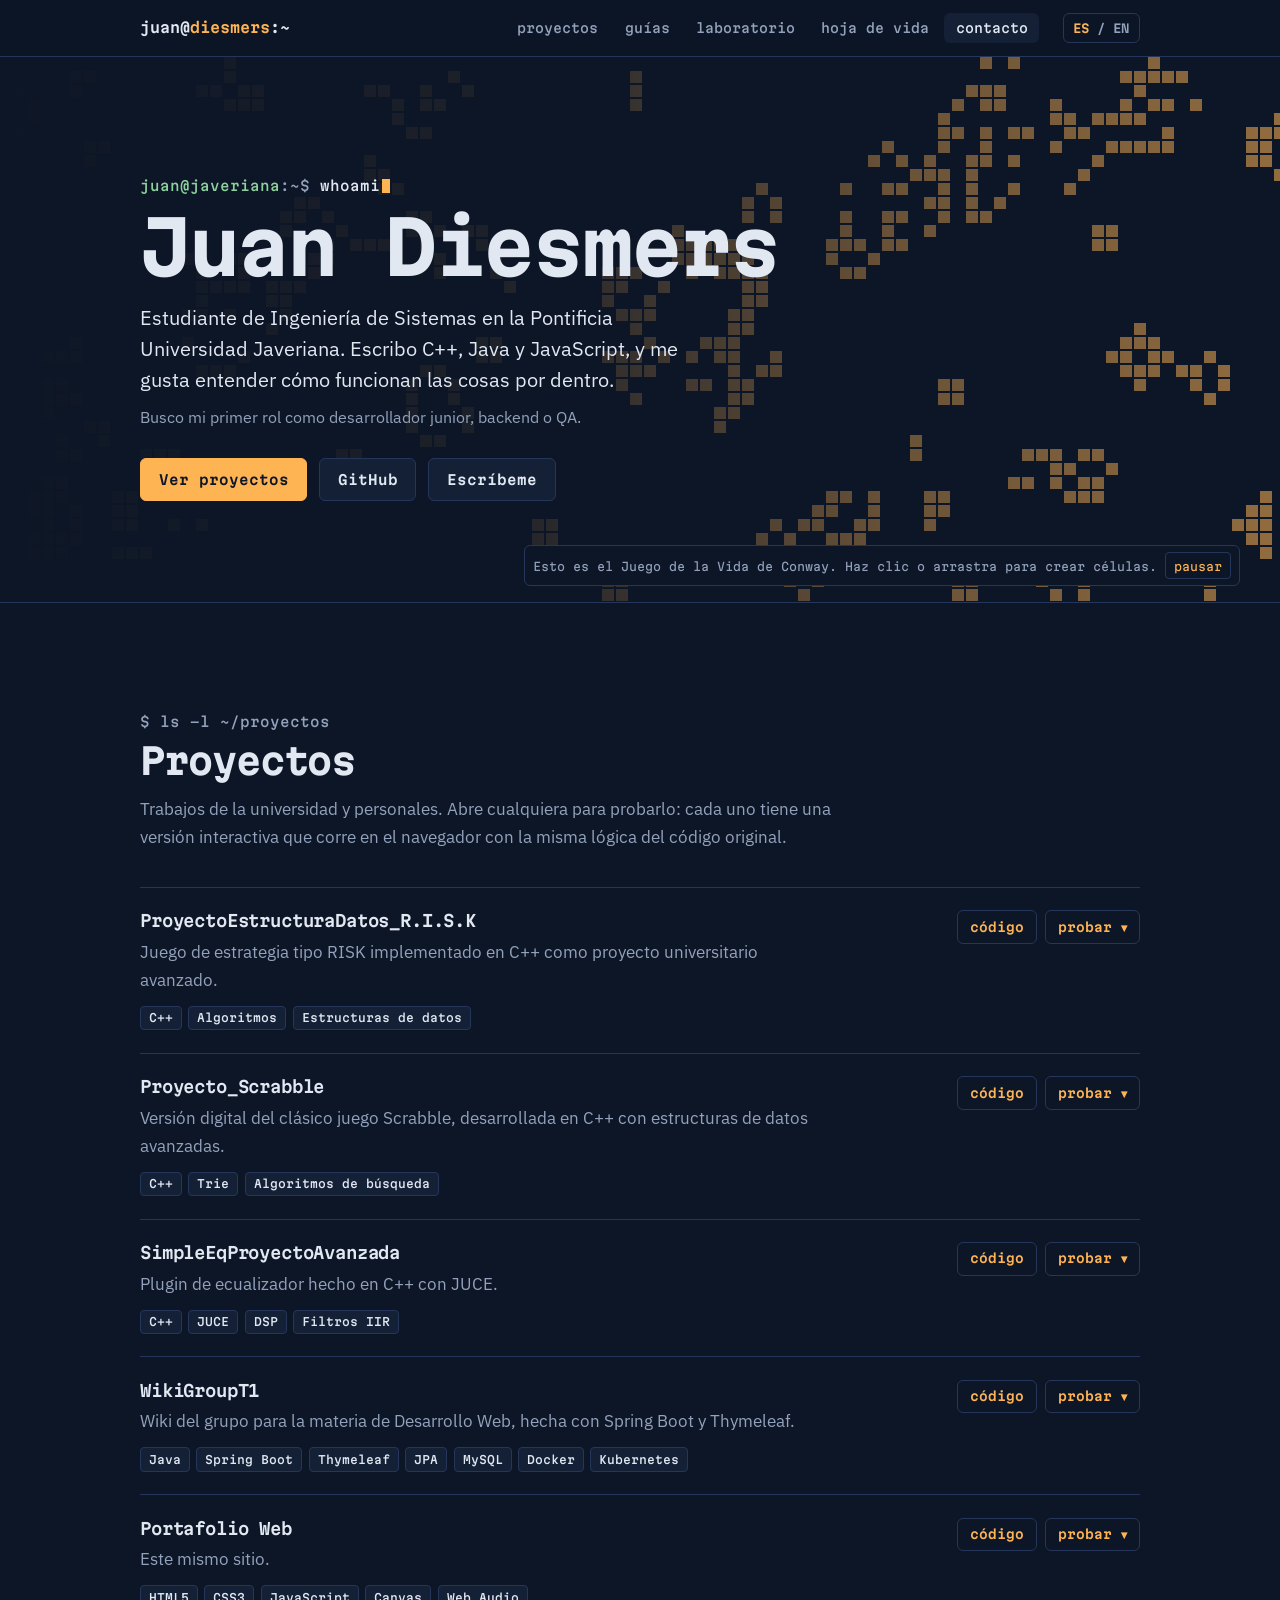
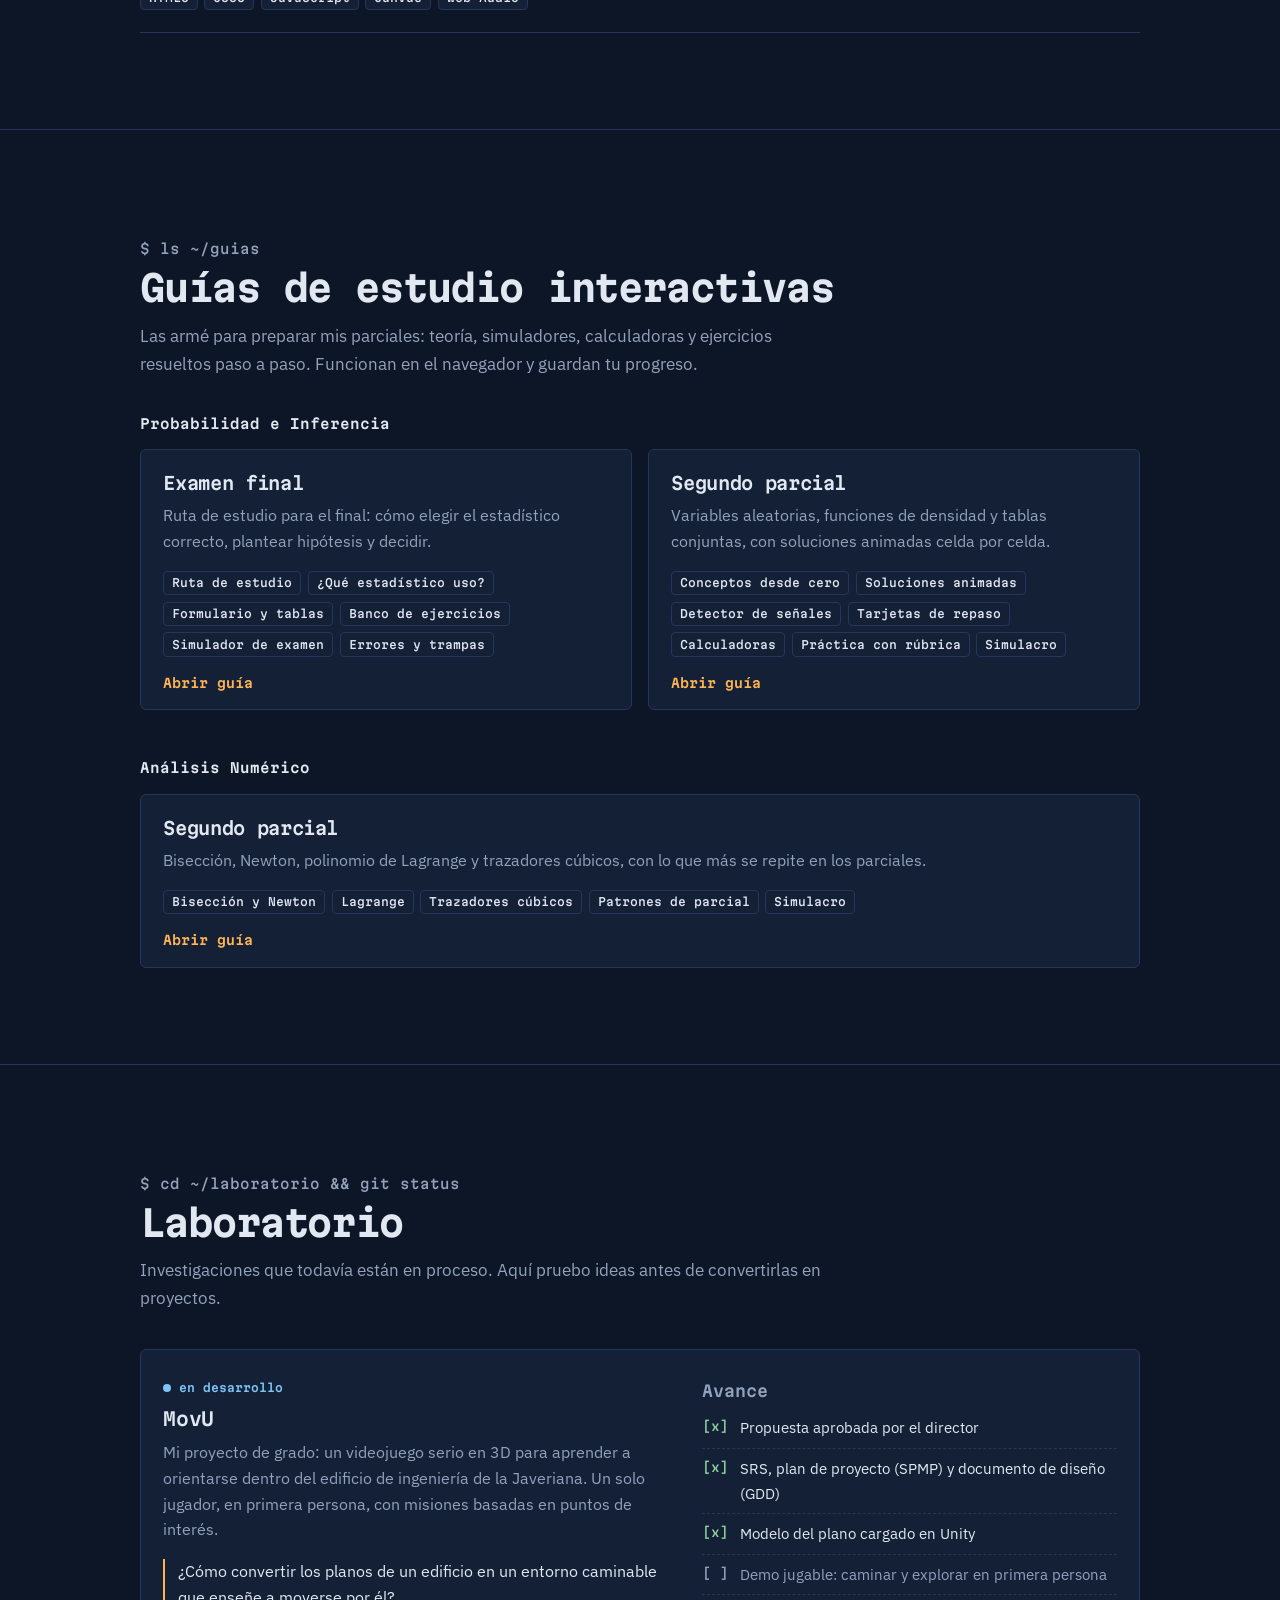
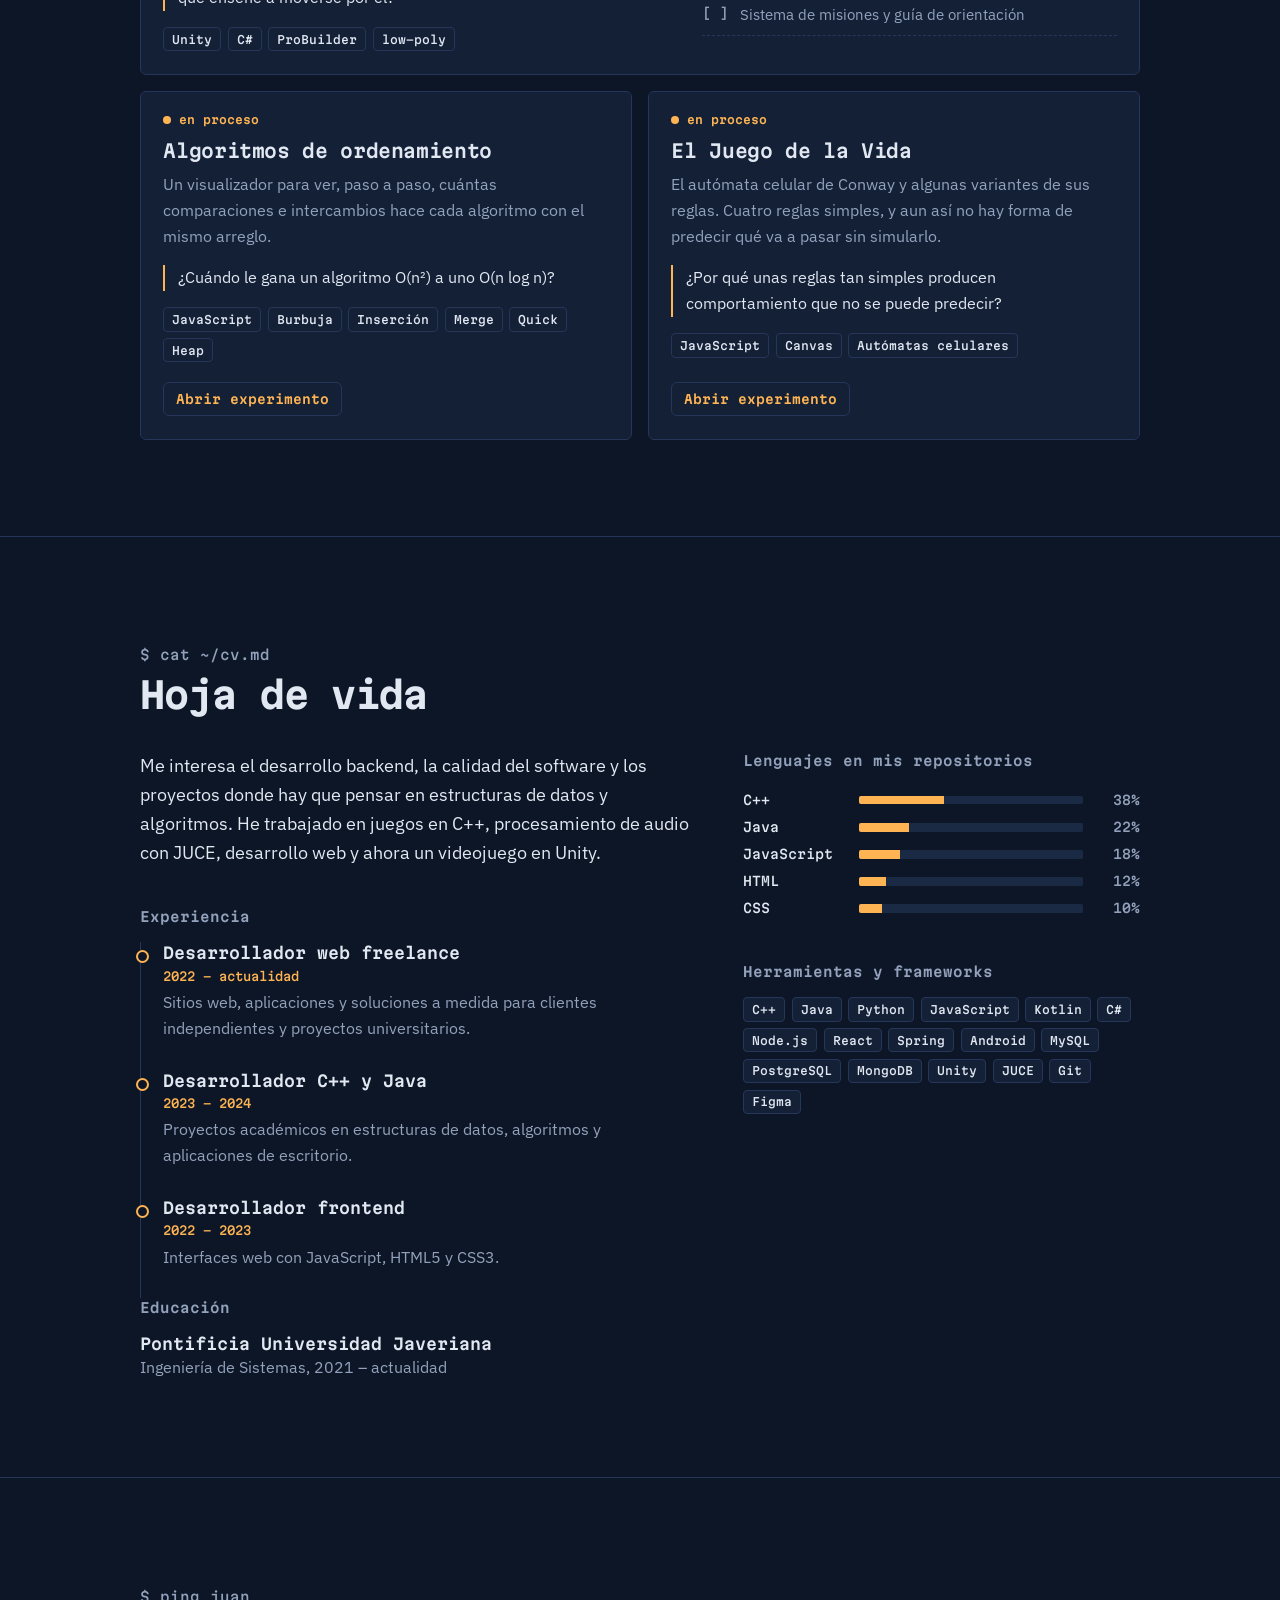
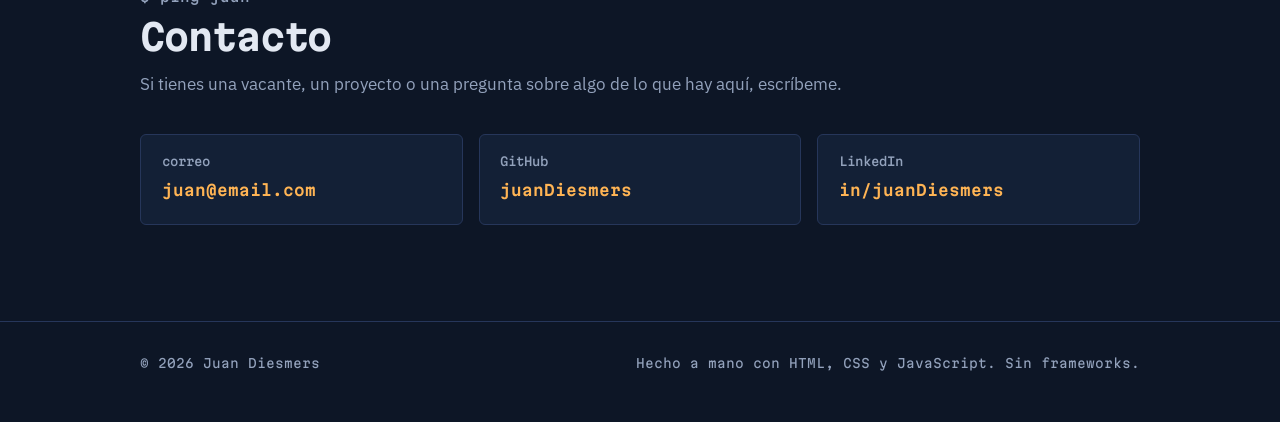
<file: index.html>
<!DOCTYPE html>
<html lang="es">
<head>
  <meta charset="UTF-8">
  <meta name="viewport" content="width=device-width, initial-scale=1.0">
  <title>Juan Diesmers | Portafolio</title>
  <meta name="description" content="Portafolio de Juan Diesmers, estudiante de Ingeniería de Sistemas en la Pontificia Universidad Javeriana: proyectos, guías de estudio interactivas e investigaciones en proceso.">
  <meta property="og:title" content="Juan Diesmers | Portafolio">
  <meta property="og:description" content="Proyectos, guías de estudio interactivas e investigaciones en proceso.">
  <meta property="og:type" content="website">
  <meta name="theme-color" content="#0d1626">
  <link rel="icon" type="image/x-icon" href="assets/images/favicon.ico">
  <link rel="preconnect" href="https://fonts.googleapis.com">
  <link rel="preconnect" href="https://fonts.gstatic.com" crossorigin>
  <link href="https://fonts.googleapis.com/css2?family=IBM+Plex+Sans:ital,wght@0,400;0,500;0,600;1,400&family=Martian+Mono:wght@400;500;600;700&display=swap" rel="stylesheet">
  <link rel="stylesheet" href="assets/css/style.css?v=3">
</head>
<body>
  <a class="skip" href="#contenido" data-i18n="skip">Saltar al contenido</a>

  <header class="topbar">
    <div class="wrap">
      <a class="brand" href="#top">juan@<span>diesmers</span>:~</a>
      <button class="menu-btn" id="menu-btn" aria-expanded="false" aria-controls="nav">menu</button>
      <nav class="nav" id="nav" aria-label="Principal">
        <a href="#proyectos" data-i18n="nav.projects">proyectos</a>
        <a href="#guias" data-i18n="nav.guides">guías</a>
        <a href="#laboratorio" data-i18n="nav.lab">laboratorio</a>
        <a href="#cv" data-i18n="nav.cv">hoja de vida</a>
        <a href="#contacto" data-i18n="nav.contact">contacto</a>
      </nav>
      <button class="lang" id="lang-toggle" aria-label="Change language to English"><b>ES</b> / EN</button>
    </div>
  </header>

  <section class="hero" id="top">
    <canvas id="life" aria-hidden="true"></canvas>
    <div class="wrap">
      <div class="hero-card">
        <p class="prompt"><span class="u">juan@javeriana</span>:~$ <span class="c">whoami</span><span class="caret"></span></p>
        <h1>Juan Diesmers</h1>
        <p class="lede" data-i18n="hero.lede">Estudiante de Ingeniería de Sistemas en la Pontificia Universidad Javeriana. Escribo C++, Java y JavaScript, y me gusta entender cómo funcionan las cosas por dentro.</p>
        <p class="lede" data-i18n="hero.seek">Busco mi primer rol como desarrollador junior, backend o QA.</p>
        <div class="actions">
          <a class="btn primary" href="#proyectos" data-i18n="hero.cta">Ver proyectos</a>
          <a class="btn" href="https://github.com/juanDiesmers" target="_blank" rel="noopener">GitHub</a>
          <a class="btn" href="#contacto" data-i18n="hero.contact">Escríbeme</a>
        </div>
      </div>
    </div>
    <p class="hero-hint">
      <span data-i18n="hero.hint">Esto es el Juego de la Vida de Conway. Haz clic o arrastra para crear células.</span>
      <button type="button" id="life-toggle" data-i18n="hero.pause">pausar</button>
    </p>
  </section>

  <main id="contenido">

    <section class="section" id="proyectos">
      <div class="wrap">
        <div class="section-head">
          <p class="prompt">$ ls -l ~/proyectos</p>
          <h2 data-i18n="projects.title">Proyectos</h2>
          <p data-i18n="projects.sub">Trabajos de la universidad y personales. Abre cualquiera para probarlo: cada uno tiene una versión interactiva que corre en el navegador con la misma lógica del código original.</p>
        </div>
        <div class="rows" id="project-rows"></div>
      </div>
    </section>

    <section class="section" id="guias">
      <div class="wrap">
        <div class="section-head">
          <p class="prompt">$ ls ~/guias</p>
          <h2 data-i18n="guides.title">Guías de estudio interactivas</h2>
          <p data-i18n="guides.sub">Las armé para preparar mis parciales: teoría, simuladores, calculadoras y ejercicios resueltos paso a paso. Funcionan en el navegador y guardan tu progreso.</p>
        </div>

        <div class="course">
          <p class="course-name"><b>Probabilidad e Inferencia</b></p>
          <div class="guides">
            <a class="guide" href="guias/final-probabilidad/">
              <h3 data-i18n="g.final.t">Examen final</h3>
              <p data-i18n="g.final.d">Ruta de estudio para el final: cómo elegir el estadístico correcto, plantear hipótesis y decidir.</p>
              <ul>
                <li data-i18n="g.final.1">Ruta de estudio</li>
                <li data-i18n="g.final.2">¿Qué estadístico uso?</li>
                <li data-i18n="g.final.3">Formulario y tablas</li>
                <li data-i18n="g.final.4">Banco de ejercicios</li>
                <li data-i18n="g.final.5">Simulador de examen</li>
                <li data-i18n="g.final.6">Errores y trampas</li>
              </ul>
              <span class="open" data-i18n="g.open">Abrir guía</span>
            </a>
            <a class="guide" href="guias/parcial2-probabilidad/">
              <h3 data-i18n="g.p2p.t">Segundo parcial</h3>
              <p data-i18n="g.p2p.d">Variables aleatorias, funciones de densidad y tablas conjuntas, con soluciones animadas celda por celda.</p>
              <ul>
                <li data-i18n="g.p2p.1">Conceptos desde cero</li>
                <li data-i18n="g.p2p.2">Soluciones animadas</li>
                <li data-i18n="g.p2p.3">Detector de señales</li>
                <li data-i18n="g.p2p.4">Tarjetas de repaso</li>
                <li data-i18n="g.p2p.5">Calculadoras</li>
                <li data-i18n="g.p2p.6">Práctica con rúbrica</li>
                <li data-i18n="g.p2p.7">Simulacro</li>
              </ul>
              <span class="open" data-i18n="g.open">Abrir guía</span>
            </a>
          </div>
        </div>

        <div class="course">
          <p class="course-name"><b data-i18n="g.an.course">Análisis Numérico</b></p>
          <div class="guides">
            <a class="guide" href="guias/parcial2-analisis-numerico/">
              <h3 data-i18n="g.an.t">Segundo parcial</h3>
              <p data-i18n="g.an.d">Bisección, Newton, polinomio de Lagrange y trazadores cúbicos, con lo que más se repite en los parciales.</p>
              <ul>
                <li data-i18n="g.an.1">Bisección y Newton</li>
                <li data-i18n="g.an.2">Lagrange</li>
                <li data-i18n="g.an.3">Trazadores cúbicos</li>
                <li data-i18n="g.an.4">Patrones de parcial</li>
                <li data-i18n="g.an.5">Simulacro</li>
              </ul>
              <span class="open" data-i18n="g.open">Abrir guía</span>
            </a>
          </div>
        </div>
      </div>
    </section>

    <section class="section" id="laboratorio">
      <div class="wrap">
        <div class="section-head">
          <p class="prompt">$ cd ~/laboratorio &amp;&amp; git status</p>
          <h2 data-i18n="lab.title">Laboratorio</h2>
          <p data-i18n="lab.sub">Investigaciones que todavía están en proceso. Aquí pruebo ideas antes de convertirlas en proyectos.</p>
        </div>

        <div class="lab">
          <article class="exp big">
            <div>
              <span class="status dev" data-i18n="lab.dev">en desarrollo</span>
              <h3>MovU</h3>
              <p data-i18n="lab.movu.d">Mi proyecto de grado: un videojuego serio en 3D para aprender a orientarse dentro del edificio de ingeniería de la Javeriana. Un solo jugador, en primera persona, con misiones basadas en puntos de interés.</p>
              <p class="q" data-i18n="lab.movu.q">¿Cómo convertir los planos de un edificio en un entorno caminable que enseñe a moverse por él?</p>
              <div class="tags"><span class="tag">Unity</span><span class="tag">C#</span><span class="tag">ProBuilder</span><span class="tag">low-poly</span></div>
            </div>
            <div>
              <p class="checklist-title" data-i18n="lab.movu.progress">Avance</p>
              <ul class="checklist">
                <li class="ok" data-i18n="lab.movu.c1">Propuesta aprobada por el director</li>
                <li class="ok" data-i18n="lab.movu.c2">SRS, plan de proyecto (SPMP) y documento de diseño (GDD)</li>
                <li class="ok" data-i18n="lab.movu.c3">Modelo del plano cargado en Unity</li>
                <li data-i18n="lab.movu.c4">Demo jugable: caminar y explorar en primera persona</li>
                <li data-i18n="lab.movu.c5">Sistema de misiones y guía de orientación</li>
              </ul>
            </div>
          </article>

          <article class="exp">
            <span class="status" data-i18n="lab.wip">en proceso</span>
            <h3 data-i18n="lab.sort.t">Algoritmos de ordenamiento</h3>
            <p data-i18n="lab.sort.d">Un visualizador para ver, paso a paso, cuántas comparaciones e intercambios hace cada algoritmo con el mismo arreglo.</p>
            <p class="q" data-i18n="lab.sort.q">¿Cuándo le gana un algoritmo O(n²) a uno O(n log n)?</p>
            <div class="tags"><span class="tag">JavaScript</span><span class="tag">Burbuja</span><span class="tag">Inserción</span><span class="tag">Merge</span><span class="tag">Quick</span><span class="tag">Heap</span></div>
            <div class="foot"><a class="link-btn" href="lab/ordenamiento/" data-i18n="lab.open">Abrir experimento</a></div>
          </article>

          <article class="exp">
            <span class="status" data-i18n="lab.wip">en proceso</span>
            <h3 data-i18n="lab.life.t">El Juego de la Vida</h3>
            <p data-i18n="lab.life.d">El autómata celular de Conway y algunas variantes de sus reglas. Cuatro reglas simples, y aun así no hay forma de predecir qué va a pasar sin simularlo.</p>
            <p class="q" data-i18n="lab.life.q">¿Por qué unas reglas tan simples producen comportamiento que no se puede predecir?</p>
            <div class="tags"><span class="tag">JavaScript</span><span class="tag">Canvas</span><span class="tag" data-i18n="lab.life.tag">Autómatas celulares</span></div>
            <div class="foot"><a class="link-btn" href="lab/juego-de-la-vida/" data-i18n="lab.open">Abrir experimento</a></div>
          </article>
        </div>
      </div>
    </section>

    <section class="section" id="cv">
      <div class="wrap">
        <div class="section-head">
          <p class="prompt">$ cat ~/cv.md</p>
          <h2 data-i18n="cv.title">Hoja de vida</h2>
        </div>
        <div class="cv">
          <div>
            <p class="about" data-i18n="cv.about">Me interesa el desarrollo backend, la calidad del software y los proyectos donde hay que pensar en estructuras de datos y algoritmos. He trabajado en juegos en C++, procesamiento de audio con JUCE, desarrollo web y ahora un videojuego en Unity.</p>
            <h3 data-i18n="cv.exp">Experiencia</h3>
            <ul class="timeline">
              <li>
                <h4 data-i18n="cv.e1.t">Desarrollador web freelance</h4>
                <span class="when" data-i18n="cv.e1.w">2022 – actualidad</span>
                <p data-i18n="cv.e1.d">Sitios web, aplicaciones y soluciones a medida para clientes independientes y proyectos universitarios.</p>
              </li>
              <li>
                <h4 data-i18n="cv.e2.t">Desarrollador C++ y Java</h4>
                <span class="when">2023 – 2024</span>
                <p data-i18n="cv.e2.d">Proyectos académicos en estructuras de datos, algoritmos y aplicaciones de escritorio.</p>
              </li>
              <li>
                <h4 data-i18n="cv.e3.t">Desarrollador frontend</h4>
                <span class="when">2022 – 2023</span>
                <p data-i18n="cv.e3.d">Interfaces web con JavaScript, HTML5 y CSS3.</p>
              </li>
            </ul>
            <div class="cv-block edu">
              <h3 data-i18n="cv.edu">Educación</h3>
              <h4>Pontificia Universidad Javeriana</h4>
              <p data-i18n="cv.edu.d">Ingeniería de Sistemas, 2021 – actualidad</p>
            </div>
          </div>
          <div>
            <div class="cv-block">
              <h3 data-i18n="cv.langs">Lenguajes en mis repositorios</h3>
              <ul class="bars" id="lang-bars"></ul>
            </div>
            <div class="cv-block">
              <h3 data-i18n="cv.stack">Herramientas y frameworks</h3>
              <div class="stack" id="stack"></div>
            </div>
          </div>
        </div>
      </div>
    </section>

    <section class="section" id="contacto">
      <div class="wrap">
        <div class="section-head">
          <p class="prompt">$ ping juan</p>
          <h2 data-i18n="contact.title">Contacto</h2>
          <p data-i18n="contact.sub">Si tienes una vacante, un proyecto o una pregunta sobre algo de lo que hay aquí, escríbeme.</p>
        </div>
        <div class="contact">
          <a href="mailto:juan@email.com" id="email-link"><span class="k" data-i18n="contact.email">correo</span><span class="v" id="email-text">juan@email.com</span></a>
          <a href="https://github.com/juanDiesmers" target="_blank" rel="noopener"><span class="k">GitHub</span><span class="v">juanDiesmers</span></a>
          <a href="https://linkedin.com/in/juanDiesmers" target="_blank" rel="noopener"><span class="k">LinkedIn</span><span class="v">in/juanDiesmers</span></a>
        </div>
      </div>
    </section>
  </main>

  <footer>
    <div class="wrap">
      <span>&copy; <span id="year">2026</span> Juan Diesmers</span>
      <span data-i18n="footer">Hecho a mano con HTML, CSS y JavaScript. Sin frameworks.</span>
    </div>
  </footer>

  <script src="assets/js/projectDetails.js?v=3"></script>
  <script src="assets/js/i18n.js?v=3"></script>
  <script src="assets/js/life.js?v=3"></script>
  <script src="assets/js/main.js?v=3"></script>
</body>
</html>
</file>
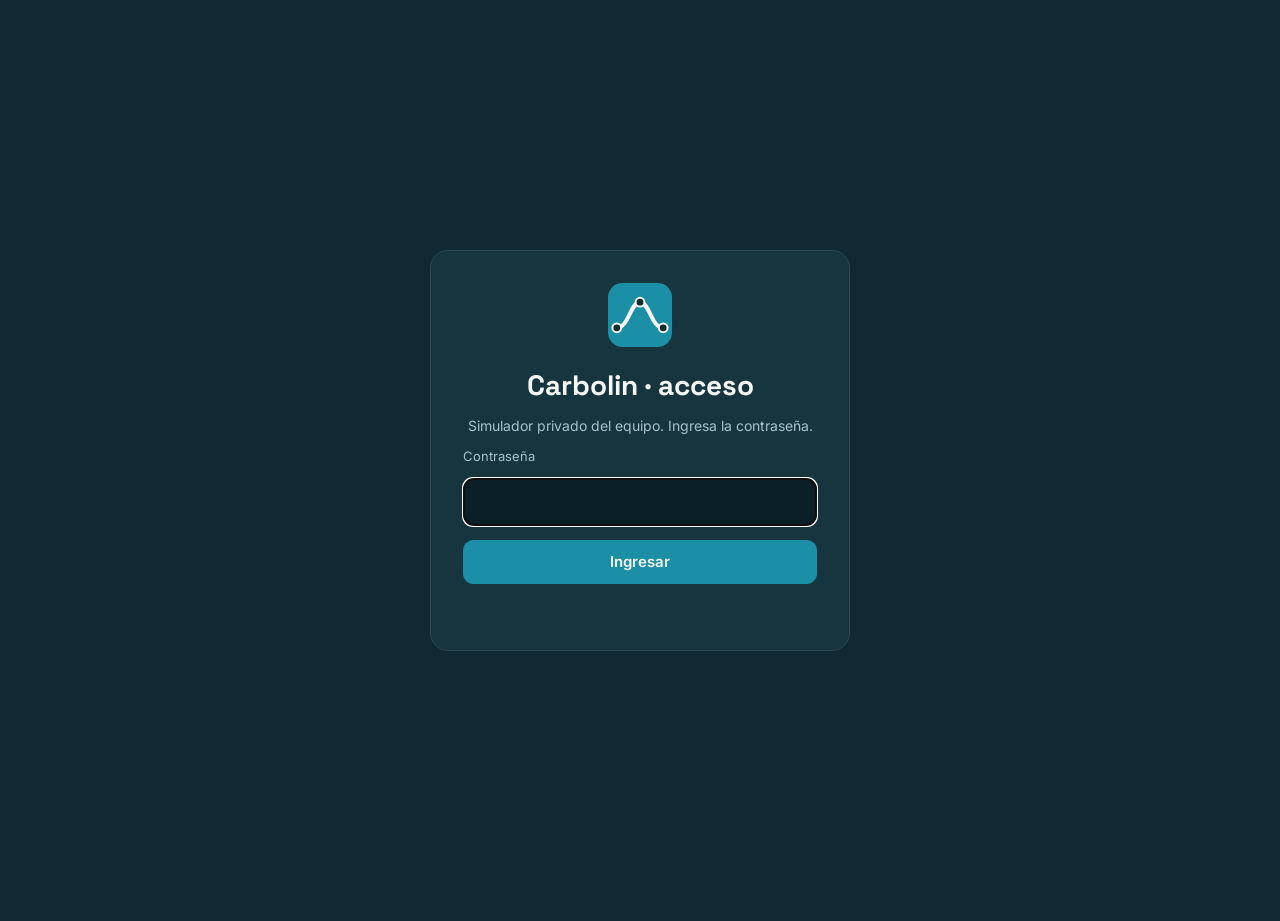
<file: carbolin/index.html>
<!DOCTYPE html>
<html lang="es">
<head>
<meta charset="utf-8">
<meta name="viewport" content="width=device-width, initial-scale=1">
<meta name="robots" content="noindex, nofollow">
<title>Carbolin · Simulador en vivo</title>
<link rel="stylesheet" href="https://fonts.googleapis.com/css2?family=Space+Grotesk:wght@500;700&family=Inter:wght@400;500;600;700&display=swap">
<style>
  :root{
    --deep:#0F2A33; --deep2:#16353F; --line:#2C4A54; --ink:#F5F7F4; --muted:#A9C3CA;
    --cyan:#1A8FA6; --cyanL:#5CC8DA; --orange:#E0761A; --orangeL:#F4A261; --alert:#F4A261;
  }
  *{box-sizing:border-box}
  html,body{margin:0;background:var(--deep);color:var(--ink);font-family:Inter,system-ui,sans-serif}
  .wrap{max-width:1400px;margin:0 auto;padding:20px 24px 28px}
  header{display:flex;flex-wrap:wrap;align-items:center;gap:16px 28px;justify-content:space-between}
  .brand{display:flex;align-items:center;gap:14px}
  .brand h1{margin:0;font-family:'Space Grotesk',sans-serif;font-size:30px;letter-spacing:-.5px}
  .brand h1 span{color:var(--cyanL)}
  .brand p{margin:2px 0 0;color:var(--muted);font-size:14px}
  .clock{font-family:'Space Grotesk',sans-serif;font-size:52px;font-weight:700;line-height:1;font-variant-numeric:tabular-nums}
  .clock small{display:block;font-family:Inter,sans-serif;font-size:13px;font-weight:500;color:var(--muted);margin-top:4px;text-align:right}
  .controls{display:flex;flex-wrap:wrap;align-items:center;gap:10px;margin:18px 0 14px}
  button,.seg label{font:600 15px Inter,sans-serif;border-radius:10px;border:1px solid var(--line);background:var(--deep2);color:var(--ink);padding:10px 16px;cursor:pointer;min-height:44px}
  button.primary{background:var(--cyan);border-color:var(--cyan);min-width:150px}
  button:focus-visible,.seg input:focus-visible+label,input[type=range]:focus-visible{outline:3px solid var(--cyanL);outline-offset:2px}
  .seg{display:inline-flex;gap:0}
  .seg input{position:absolute;opacity:0;pointer-events:none}
  .seg label{border-radius:0;margin-left:-1px}
  .seg label:first-of-type{border-radius:10px 0 0 10px}
  .seg label:last-of-type{border-radius:0 10px 10px 0}
  .seg input:checked+label{background:var(--ink);color:var(--deep)}
  .toggle{display:flex;align-items:center;gap:10px;padding:8px 14px;border:1px solid var(--line);border-radius:10px;background:var(--deep2);min-height:44px;cursor:pointer;font-weight:600;font-size:15px}
  .toggle input{width:20px;height:20px;accent-color:var(--orange)}
  .scrub{flex:1 1 260px;display:flex;align-items:center;gap:10px}
  .scrub input{flex:1;accent-color:var(--cyanL);height:28px}
  .grid{display:grid;grid-template-columns:minmax(0,5fr) minmax(0,7fr);gap:18px}
  @media (max-width:980px){.grid{grid-template-columns:1fr}}
  .card{background:var(--deep2);border:1px solid var(--line);border-radius:16px;padding:18px}
  .fans{display:grid;grid-template-columns:repeat(2,minmax(0,1fr));gap:14px}
  .fan{border-radius:14px;padding:16px;border:1px solid var(--line);background:#12303A;display:flex;flex-direction:column;align-items:center;gap:8px;text-align:center}
  .fan h2{margin:0;font-size:16px;font-weight:700}
  .fan .tag{font-size:12px;color:var(--muted);margin-top:-4px}
  .fan svg{width:min(170px,100%);height:auto}
  .pct{font-family:'Space Grotesk',sans-serif;font-size:40px;font-weight:700;line-height:1;font-variant-numeric:tabular-nums}
  .sub{font-size:13px;color:var(--muted);font-variant-numeric:tabular-nums}
  .fan.cur .pct{color:var(--orangeL)} .fan.cb .pct{color:var(--cyanL)}
  .fan.cur{border-color:#5a3a24} .fan.cb{border-color:#1f5866}
  .readouts{display:grid;grid-template-columns:repeat(2,minmax(0,1fr));gap:12px;margin-top:14px}
  .ro{background:#12303A;border:1px solid var(--line);border-radius:12px;padding:12px 14px}
  .ro .k{font-size:12px;color:var(--muted);text-transform:uppercase;letter-spacing:1.5px;font-weight:600}
  .ro .v{font-family:'Space Grotesk',sans-serif;font-size:30px;font-weight:700;margin-top:4px;font-variant-numeric:tabular-nums}
  .ro.hot .v{color:var(--alert)}
  .savings{display:grid;grid-template-columns:repeat(3,minmax(0,1fr));gap:12px;margin-top:14px}
  .sv{background:var(--cyan);color:#fff;border-radius:12px;padding:12px 14px}
  .sv .k{font-size:12px;opacity:.9;font-weight:600}
  .sv .v{font-family:'Space Grotesk',sans-serif;font-size:26px;font-weight:700;margin-top:4px;font-variant-numeric:tabular-nums}
  .banner{margin-top:14px;border-radius:12px;padding:12px 14px;font-weight:600;font-size:15px;border:1px solid var(--line);background:#12303A;color:var(--muted);min-height:48px;display:flex;align-items:center;gap:10px}
  .banner.on{background:#3a2412;border-color:var(--orange);color:#FFE3C7}
  .dot{width:12px;height:12px;border-radius:50%;background:var(--line);flex:none}
  .banner.on .dot{background:var(--orange);box-shadow:0 0 0 6px rgba(224,118,26,.25)}
  .chart h3{margin:0 0 6px;font-size:14px;font-weight:600;color:var(--muted)}
  .chart + .chart{margin-top:14px}
  .chart svg{width:100%;height:auto;display:block;touch-action:none;cursor:crosshair}
  .legend{display:flex;flex-wrap:wrap;gap:14px;font-size:13px;color:var(--muted);margin-top:4px}
  .legend i{display:inline-block;width:18px;height:3px;border-radius:2px;vertical-align:middle;margin-right:6px}
  .log{margin-top:14px;font-family:ui-monospace,SFMono-Regular,Menlo,Consolas,monospace;font-size:13px;line-height:1.6;background:#0B1F26;border:1px solid var(--line);border-radius:12px;padding:12px 14px;min-height:92px;max-height:150px;overflow:auto;color:#CFE3E8}
  .log .warn{color:#FFC48C}
  .log .ok{color:var(--cyanL)}
  .tip{position:fixed;pointer-events:none;background:var(--ink);color:var(--deep);font-size:13px;font-weight:600;padding:6px 9px;border-radius:8px;opacity:0;transition:opacity .1s;white-space:nowrap;z-index:5}
  footer{margin-top:16px;font-size:12px;color:var(--muted);line-height:1.5}

  #gate{position:fixed;inset:0;z-index:20;background:var(--deep);display:flex;align-items:center;justify-content:center;padding:24px}
  #gate form{background:var(--deep2);border:1px solid var(--line);border-radius:18px;padding:32px;width:min(420px,100%);display:flex;flex-direction:column;gap:14px;text-align:center}
  #gate h2{margin:6px 0 0;font-family:'Space Grotesk',sans-serif;font-size:28px}
  #gate p{margin:0;color:var(--muted);font-size:14px}
  #gate input{font:500 17px Inter,sans-serif;padding:12px 14px;border-radius:10px;border:1px solid var(--line);background:#0B1F26;color:var(--ink);min-height:48px}
  #gate .err{color:#FFC48C;min-height:20px;font-size:14px}
  body.locked .wrap{filter:blur(6px);pointer-events:none;user-select:none}
</style>
</head>
<body class="locked">
<div id="gate">
  <form id="gateForm" autocomplete="off">
    <svg role="img" aria-label="Isotipo de Carbolin" width="64" height="64" viewBox="0 0 160 160" style="margin:0 auto"><rect width="160" height="160" rx="36" fill="#1A8FA6"/><path d="M22,112 C52,112 56,48 80,48 C104,48 108,112 138,112" fill="none" stroke="#F5F7F4" stroke-width="10" stroke-linecap="round"/><circle cx="22" cy="112" r="11" fill="#0F2A33" stroke="#F5F7F4" stroke-width="5"/><circle cx="80" cy="48" r="11" fill="#0F2A33" stroke="#F5F7F4" stroke-width="5"/><circle cx="138" cy="112" r="11" fill="#0F2A33" stroke="#F5F7F4" stroke-width="5"/></svg>
    <h2>Carbolin · acceso</h2>
    <p>Simulador privado del equipo. Ingresa la contraseña.</p>
    <label for="gatePw" class="sub" style="text-align:left">Contraseña</label>
    <input id="gatePw" type="password" required>
    <button class="primary" type="submit">Ingresar</button>
    <div class="err" id="gateErr" role="alert"></div>
  </form>
</div>
<script>
(function(){
  const HASH='32e3c7ca52d78291963c32906e8b298863ea19a5f23aaf11d853efe1f326c6e9';
  const gate=document.getElementById('gate');
  function open(){gate.remove();document.body.classList.remove('locked');}
  try{if(sessionStorage.getItem('carbolin_ok')==='1'){open();return;}}catch(e){}
  async function sha(t){
    if(window.crypto&&crypto.subtle){const b=await crypto.subtle.digest('SHA-256',new TextEncoder().encode(t));return Array.from(new Uint8Array(b)).map(x=>x.toString(16).padStart(2,'0')).join('');}
    return null;
  }
  document.getElementById('gateForm').addEventListener('submit',async e=>{
    e.preventDefault();const v=document.getElementById('gatePw').value.trim();
    const hv=await sha(v);
    if(hv===HASH){try{sessionStorage.setItem('carbolin_ok','1');}catch(_){}open();}
    else{document.getElementById('gateErr').textContent='Contraseña incorrecta.';}
  });
  document.getElementById('gatePw').focus();
})();
</script>
<div class="wrap">
  <header>
    <div class="brand">
      <svg role="img" aria-label="Isotipo de Carbolin" width="54" height="54" viewBox="0 0 160 160"><rect width="160" height="160" rx="36" fill="#1A8FA6"/><path d="M22,112 C52,112 56,48 80,48 C104,48 108,112 138,112" fill="none" stroke="#F5F7F4" stroke-width="10" stroke-linecap="round"/><circle cx="22" cy="112" r="11" fill="#0F2A33" stroke="#F5F7F4" stroke-width="5"/><circle cx="80" cy="48" r="11" fill="#0F2A33" stroke="#F5F7F4" stroke-width="5"/><circle cx="138" cy="112" r="11" fill="#0F2A33" stroke="#F5F7F4" stroke-width="5"/></svg>
      <div><h1>Carbo<span>lin</span> · simulador en vivo</h1><p>Centro de datos EcoData, Mérida · un día de operación, de 06:00 a 24:00</p></div>
    </div>
    <div class="clock" aria-live="off"><span id="clock">06:00</span><small id="minLabel">minuto 0 de 1080</small></div>
  </header>

  <div class="controls">
    <button id="play" class="primary" type="button">▶ Iniciar día</button>
    <button id="reset" type="button">Reiniciar</button>
    <div class="seg" role="radiogroup" aria-label="Velocidad de la simulación">
      <input type="radio" name="spd" id="s1" value="15"><label for="s1">Lento</label>
      <input type="radio" name="spd" id="s2" value="30" checked><label for="s2">Normal</label>
      <input type="radio" name="spd" id="s3" value="60"><label for="s3">Rápido</label>
    </div>
    <label class="toggle"><input type="checkbox" id="fc"> Pronóstico del clima</label>
    <div class="scrub"><label for="scr" class="sub">Hora</label><input type="range" id="scr" min="0" max="1080" step="1" value="0"></div>
  </div>

  <div class="grid">
    <section class="card" aria-label="Ventiladores y ahorro">
      <div class="fans">
        <div class="fan cur">
          <h2>Sistema actual</h2><div class="tag">Todo/Nada: 30 % o 100 %</div>
          <svg viewBox="0 0 200 200" aria-hidden="true"><circle cx="100" cy="100" r="94" fill="#0B1F26" stroke="#5a3a24" stroke-width="4"/><g id="rotA"><path d="M100 100 C 92 60, 108 22, 128 26 C 140 50, 120 80, 100 100Z" fill="#E0761A"/><path d="M100 100 C 140 92, 178 108, 174 128 C 150 140, 120 120, 100 100Z" fill="#E0761A"/><path d="M100 100 C 108 140, 92 178, 72 174 C 60 150, 80 120, 100 100Z" fill="#E0761A"/><path d="M100 100 C 60 108, 22 92, 26 72 C 50 60, 80 80, 100 100Z" fill="#E0761A"/></g><circle cx="100" cy="100" r="14" fill="#F5F7F4"/></svg>
          <div class="pct" id="pA">30 %</div>
          <div class="sub" id="kA">7 kW · 0 kWh hoy</div>
        </div>
        <div class="fan cb">
          <h2>Carbolin</h2><div class="tag">Velocidad continua, se anticipa</div>
          <svg viewBox="0 0 200 200" aria-hidden="true"><circle cx="100" cy="100" r="94" fill="#0B1F26" stroke="#1f5866" stroke-width="4"/><g id="rotB"><path d="M100 100 C 92 60, 108 22, 128 26 C 140 50, 120 80, 100 100Z" fill="#1A8FA6"/><path d="M100 100 C 140 92, 178 108, 174 128 C 150 140, 120 120, 100 100Z" fill="#1A8FA6"/><path d="M100 100 C 108 140, 92 178, 72 174 C 60 150, 80 120, 100 100Z" fill="#1A8FA6"/><path d="M100 100 C 60 108, 22 92, 26 72 C 50 60, 80 80, 100 100Z" fill="#1A8FA6"/></g><circle cx="100" cy="100" r="14" fill="#F5F7F4"/></svg>
          <div class="pct" id="pB">30 %</div>
          <div class="sub" id="kB">7 kW · 0 kWh hoy</div>
        </div>
      </div>

      <div class="readouts">
        <div class="ro" id="roT"><div class="k">Temperatura del pasillo</div><div class="v" id="vT">22.0 °C</div></div>
        <div class="ro" id="roR"><div class="k">¿Qué tan rápido sube?</div><div class="v" id="vR">+1.2 °C/h</div></div>
      </div>

      <div class="banner" id="banner" role="status"><span class="dot"></span><span id="bannerTxt">Sin alertas: la temperatura sube despacio.</span></div>

      <div class="savings" aria-label="Ahorro acumulado del día">
        <div class="sv"><div class="k">Energía ahorrada hoy</div><div class="v" id="sE">0 kWh</div></div>
        <div class="sv"><div class="k">Dinero ahorrado hoy</div><div class="v" id="sM">USD 0</div></div>
        <div class="sv"><div class="k">Ahorro frente al actual</div><div class="v" id="sP">0 %</div></div>
      </div>
    </section>

    <section class="card" aria-label="Gráficas en vivo">
      <div class="chart"><h3>Temperatura del pasillo (°C)</h3><svg id="cT" viewBox="0 0 1000 250" role="img" aria-label="Temperatura del pasillo durante el día"></svg>
        <div class="legend"><span><i style="background:#5CC8DA"></i>Carbolin: un valor por minuto</span><span><i style="background:#F5F7F4;height:8px;width:8px;border-radius:50%"></i>10 mediciones reales</span><span id="lgF" hidden><i style="background:#F4A261"></i>Con pronóstico del clima</span></div></div>
      <div class="chart"><h3>¿Qué tan rápido sube? (°C por hora) · alerta sobre 1.5 °C/h</h3><svg id="cR" viewBox="0 0 1000 170" role="img" aria-label="Velocidad de subida de la temperatura"></svg></div>
      <div class="chart"><h3>Velocidad de los ventiladores (%)</h3><svg id="cU" viewBox="0 0 1000 170" role="img" aria-label="Velocidad de los ventiladores de cada sistema"></svg>
        <div class="legend"><span><i style="background:#F4A261"></i>Sistema actual (Todo/Nada)</span><span><i style="background:#5CC8DA"></i>Carbolin</span></div></div>
      <div class="log" id="log" aria-live="polite"><div>&gt; Consola del detector de eventos. Presiona “Iniciar día”.</div></div>
    </section>
  </div>

  <footer>Modelo del caso: spline cúbico natural sobre 10 mediciones cada 2 h; alerta temprana cuando la temperatura sube más de 0.025 °C/min (1.5 °C/h). Supuestos: 200 kW de ventiladores, potencia ∝ velocidad³, 0.12 USD/kWh. El pronóstico del clima suma hasta 2.5 °C con pico a las 14:00.</footer>
</div>
<div class="tip" id="tip"></div>

<script>
(function(){
  // ---------- Datos y spline cúbico natural ----------
  const X=[6,8,10,12,14,16,18,20,22,24], Y=[22.0,24.5,27.0,30.2,31.5,31.0,29.8,27.5,25.0,23.2];
  const n=X.length-1, H=2;
  const M=new Array(n+1).fill(0);
  (function(){ // Thomas: M[i-1]+4M[i]+M[i+1] = 6(y[i+1]-2y[i]+y[i-1])/h^2
    const a=[],b=[],c=[],d=[];
    for(let i=1;i<n;i++){a.push(1);b.push(4);c.push(1);d.push(6*(Y[i+1]-2*Y[i]+Y[i-1])/(H*H));}
    const m=b.length;
    for(let i=1;i<m;i++){const w=a[i]/b[i-1];b[i]-=w*c[i-1];d[i]-=w*d[i-1];}
    const s=new Array(m);s[m-1]=d[m-1]/b[m-1];
    for(let i=m-2;i>=0;i--)s[i]=(d[i]-c[i]*s[i+1])/b[i];
    for(let i=1;i<n;i++)M[i]=s[i-1];
  })();
  function S(t){let i=Math.min(n-1,Math.max(0,Math.floor((t-6)/H)));const A=(X[i+1]-t)/H,B=(t-X[i])/H;
    return A*Y[i]+B*Y[i+1]+((A*A*A-A)*M[i]+(B*B*B-B)*M[i+1])*H*H/6;}
  function dS(t){let i=Math.min(n-1,Math.max(0,Math.floor((t-6)/H)));const A=(X[i+1]-t)/H,B=(t-X[i])/H;
    return (Y[i+1]-Y[i])/H-(3*A*A-1)/6*H*M[i]+(3*B*B-1)/6*H*M[i+1];}

  const N=1081, P_MAX=200, TARIFA=0.12, U_MIN=0.30;
  const t=[],T0=[],R0=[],T1=[],R1=[];
  for(let k=0;k<N;k++){const h=6+k/60;t.push(h);const T=S(h),R=dS(h);T0.push(T);R0.push(R);
    const f=2*Math.PI*(h-8)/24;T1.push(T+2.5*(1+Math.sin(f))/2);R1.push(R+2.5*0.5*(2*Math.PI/24)*Math.cos(f));}
  const uA=T=>T>26?1:U_MIN;
  const uB=(T,R)=>Math.min(1,Math.max(U_MIN,U_MIN+(1-U_MIN)*(T-24)/8+0.05*R));
  function build(T,R){const a=[],b=[],EA=[0],EB=[0];
    for(let k=0;k<N;k++){a.push(uA(T[k]));b.push(uB(T[k],R[k]));}
    for(let k=1;k<N;k++){const dt=1/60;
      EA.push(EA[k-1]+dt*P_MAX*(a[k]**3+a[k-1]**3)/2);EB.push(EB[k-1]+dt*P_MAX*(b[k]**3+b[k-1]**3)/2);}
    const first=f=>{for(let k=0;k<N;k++)if(f(k))return k;return -1;};
    const ev=[];
    const kAl=first(k=>R[k]>1.5), k30=first(k=>T[k]>30), kB80=first(k=>b[k]>=0.8), kA=first(k=>a[k]>=1), kPk=T.indexOf(Math.max(...T));
    const reac=first(k=>uB(T[k],0)>=0.8);
    if(kAl>=0)ev.push([kAl,'warn',`Alerta temprana: calentamiento rápido > 0.025 °C/min (1.5 °C/h) detectado en t = ${hhmm(kAl)} h`]);
    if(kB80>=0)ev.push([kB80,'ok',`Carbolin lleva los ventiladores al 80 % a las ${hhmm(kB80)} h`+(reac>kB80?` (${reac-kB80} min antes que un control reactivo)`:'')]);
    if(kA>=0)ev.push([kA,'warn',`Sistema actual: T > 26 °C, ventiladores al 100 % a las ${hhmm(kA)} h`]);
    if(k30>=0)ev.push([k30,'warn',`Registro: T(t) > 30.0 °C desde las ${hhmm(k30)} h`]);
    ev.push([kPk,'',`Pico de temperatura: ${T[kPk].toFixed(1)} °C a las ${hhmm(kPk)} h`]);
    ev.push([N-1,'ok',`Fin del día: Carbolin ahorró ${Math.round(EA[N-1]-EB[N-1]).toLocaleString('es-CO')} kWh (${(100*(1-EB[N-1]/EA[N-1])).toFixed(1)} %) frente al sistema actual`]);
    ev.sort((x,y)=>x[0]-y[0]);
    return {T,R,a,b,EA,EB,ev,kAl};
  }
  const SC=[build(T0,R0),build(T1,R1)];
  function hhmm(k){const m=Math.round(k)+360;return String(Math.floor(m/60)%25).padStart(2,'0')+':'+String(m%60).padStart(2,'0');}

  // ---------- Gráficas ----------
  const NS='http://www.w3.org/2000/svg';
  const el=(tag,attrs,parent)=>{const e=document.createElementNS(NS,tag);for(const k in attrs)e.setAttribute(k,attrs[k]);if(parent)parent.appendChild(e);return e;};
  const L=46,Rr=990;
  const xs=k=>L+(Rr-L)*k/(N-1);
  function frame(svg,H,top,bot,ymin,ymax,ticks,fmt){
    svg.innerHTML='';
    const y=v=>bot-(bot-top)*(v-ymin)/(ymax-ymin);
    ticks.forEach(v=>{el('line',{x1:L,x2:Rr,y1:y(v),y2:y(v),stroke:'#2C4A54','stroke-width':1},svg);
      const tx=el('text',{x:L-8,y:y(v)+4,'text-anchor':'end',fill:'#A9C3CA','font-size':13,'font-family':'Inter'},svg);tx.textContent=fmt(v);});
    [6,9,12,15,18,21,24].forEach(h=>{const tx=el('text',{x:xs((h-6)*60),y:H-4,'text-anchor':h===24?'end':(h===6?'start':'middle'),fill:'#A9C3CA','font-size':13,'font-family':'Inter'},svg);tx.textContent=h+'h';});
    return y;
  }
  const pathOf=(arr,y,step=3)=>{let d='';for(let k=0;k<N;k+=step)d+=(d?'L':'M')+xs(k).toFixed(1)+','+y(arr[k]).toFixed(1);return d+'L'+xs(N-1).toFixed(1)+','+y(arr[N-1]).toFixed(1);};
  const stepPath=(arr,y)=>{let d='M'+xs(0)+','+y(arr[0]);for(let k=1;k<N;k++){if(arr[k]!==arr[k-1])d+='L'+xs(k).toFixed(1)+','+y(arr[k-1]).toFixed(1)+'L'+xs(k).toFixed(1)+','+y(arr[k]).toFixed(1);}return d+'L'+xs(N-1)+','+y(arr[N-1]);};
  const cT=document.getElementById('cT'),cR=document.getElementById('cR'),cU=document.getElementById('cU');
  let cur={};
  function drawCharts(){
    const s=SC[fc.checked?1:0];
    // Temperatura
    let y=frame(cT,250,14,222,20,36,[22,26,30,34],v=>v+'°');
    el('line',{x1:L,x2:Rr,y1:y(30),y2:y(30),stroke:'#A9C3CA','stroke-dasharray':'6 6','stroke-width':1.5},cT);
    if(fc.checked){el('path',{d:pathOf(T0,y),fill:'none',stroke:'#5CC8DA','stroke-width':2,opacity:.35},cT);
      el('path',{d:pathOf(T1,y),fill:'none',stroke:'#F4A261','stroke-width':3.5,'stroke-linejoin':'round'},cT);}
    else el('path',{d:pathOf(T0,y),fill:'none',stroke:'#5CC8DA','stroke-width':3.5,'stroke-linejoin':'round'},cT);
    X.forEach((h,i)=>el('circle',{cx:xs((h-6)*60),cy:y(Y[i]),r:6,fill:'#F5F7F4',stroke:'#0F2A33','stroke-width':2.5},cT));
    cur.T={line:el('line',{y1:10,y2:224,stroke:'#F5F7F4','stroke-width':1.5,opacity:.8},cT),dot:el('circle',{r:8,fill:fc.checked?'#F4A261':'#5CC8DA',stroke:'#F5F7F4','stroke-width':3},cT),y};
    // Velocidad de subida
    y=frame(cR,170,10,142,-2,3,[-1.5,0,1.5,3],v=>v.toFixed(1));
    let k=0;while(k<N){if(s.R[k]>1.5){let j=k;while(j<N&&s.R[j]>1.5)j++;el('rect',{x:xs(k),y:10,width:Math.max(2,xs(j-1)-xs(k)),height:132,fill:'#E0761A',opacity:.18},cR);k=j;}else k++;}
    el('line',{x1:L,x2:Rr,y1:y(1.5),y2:y(1.5),stroke:'#F4A261','stroke-dasharray':'6 6','stroke-width':1.5},cR);
    el('path',{d:pathOf(s.R,y),fill:'none',stroke:fc.checked?'#F4A261':'#5CC8DA','stroke-width':3,'stroke-linejoin':'round'},cR);
    cur.R={line:el('line',{y1:8,y2:144,stroke:'#F5F7F4','stroke-width':1.5,opacity:.8},cR),dot:el('circle',{r:7,fill:'#F5F7F4'},cR),y};
    // Velocidad ventiladores
    y=frame(cU,170,10,142,0.2,1.05,[0.3,0.65,1.0],v=>Math.round(v*100)+'%');
    el('path',{d:stepPath(s.a,y),fill:'none',stroke:'#F4A261','stroke-width':3},cU);
    el('path',{d:pathOf(s.b,y),fill:'none',stroke:'#5CC8DA','stroke-width':3.5,'stroke-linejoin':'round'},cU);
    cur.U={line:el('line',{y1:8,y2:144,stroke:'#F5F7F4','stroke-width':1.5,opacity:.8},cU),y};
  }

  // ---------- Estado y UI ----------
  const $=id=>document.getElementById(id);
  const fc=$('fc'),scr=$('scr'),play=$('play'),logBox=$('log');
  let idx=0,playing=false,last=null,angA=0,angB=0,shown=0;
  const speed=()=>+document.querySelector('input[name=spd]:checked').value;
  const fmt=v=>Math.round(v).toLocaleString('es-CO');
  function resetLog(){logBox.innerHTML='<div>&gt; Consola del detector de eventos'+(fc.checked?' (con pronóstico del clima)':'')+'.</div>';shown=0;}
  function syncLog(){const s=SC[fc.checked?1:0];const k=Math.floor(idx);
    if(shown>0&&s.ev[shown-1][0]>k){resetLog();}
    while(shown<s.ev.length&&s.ev[shown][0]<=k){const [_,cls,txt]=s.ev[shown];const d=document.createElement('div');if(cls)d.className=cls;d.textContent='> '+txt;logBox.appendChild(d);logBox.scrollTop=logBox.scrollHeight;shown++;}}
  function render(){
    const s=SC[fc.checked?1:0];const k=Math.round(idx);
    $('clock').textContent=hhmm(k);$('minLabel').textContent=`minuto ${k} de 1080`;scr.value=k;
    const a=s.a[k],b=s.b[k];
    $('pA').textContent=Math.round(a*100)+' %';$('pB').textContent=Math.round(b*100)+' %';
    $('kA').textContent=`${Math.round(P_MAX*a**3)} kW · ${fmt(s.EA[k])} kWh hoy`;
    $('kB').textContent=`${Math.round(P_MAX*b**3)} kW · ${fmt(s.EB[k])} kWh hoy`;
    $('vT').textContent=s.T[k].toFixed(1)+' °C';
    const r=s.R[k];$('vR').textContent=(r>=0?'+':'')+r.toFixed(2)+' °C/h';
    $('roR').classList.toggle('hot',r>1.5);$('roT').classList.toggle('hot',s.T[k]>30);
    const ban=$('banner');
    if(r>1.5){ban.classList.add('on');$('bannerTxt').textContent=`Alerta temprana: la temperatura sube ${r.toFixed(2)} °C/h (${(r/60).toFixed(3)} °C/min). Carbolin acelera los ventiladores antes del calor.`;}
    else{ban.classList.remove('on');$('bannerTxt').textContent=s.kAl>=0&&k>s.kAl?'Calentamiento rápido superado: Carbolin ajusta la velocidad a lo justo.':'Sin alertas: la temperatura sube despacio.';}
    const sav=s.EA[k]-s.EB[k];
    $('sE').textContent=fmt(sav)+' kWh';$('sM').textContent='USD '+fmt(sav*TARIFA);
    $('sP').textContent=(s.EA[k]>0?(100*sav/s.EA[k]):0).toFixed(0)+' %';
    const x=xs(k);
    for(const c of [cur.T,cur.R,cur.U]){c.line.setAttribute('x1',x);c.line.setAttribute('x2',x);}
    cur.T.dot.setAttribute('cx',x);cur.T.dot.setAttribute('cy',cur.T.y(s.T[k]));
    cur.R.dot.setAttribute('cx',x);cur.R.dot.setAttribute('cy',cur.R.y(s.R[k]));
    syncLog();
  }
  function frameLoop(ts){
    const s=SC[fc.checked?1:0];
    if(last===null)last=ts;const dt=Math.min(0.1,(ts-last)/1000);last=ts;
    if(playing){idx+=speed()*dt;if(idx>=N-1){idx=N-1;setPlaying(false);}render();}
    const k=Math.round(idx);
    angA=(angA+dt*1100*s.a[k])%360;angB=(angB+dt*1100*s.b[k])%360;
    $('rotA').setAttribute('transform',`rotate(${angA.toFixed(1)} 100 100)`);
    $('rotB').setAttribute('transform',`rotate(${angB.toFixed(1)} 100 100)`);
    requestAnimationFrame(frameLoop);
  }
  function setPlaying(p){playing=p;play.textContent=p?'❚❚ Pausar':(idx>=N-1?'▶ Repetir día':(idx>0?'▶ Continuar':'▶ Iniciar día'));}
  play.addEventListener('click',()=>{if(idx>=N-1){idx=0;resetLog();}setPlaying(!playing);});
  $('reset').addEventListener('click',()=>{idx=0;resetLog();setPlaying(false);render();});
  scr.addEventListener('input',()=>{idx=+scr.value;render();});
  fc.addEventListener('change',()=>{$('lgF').hidden=!fc.checked;drawCharts();resetLog();render();});
  // Buscar y tooltip en las gráficas
  const tip=$('tip');
  function hover(svg,ev,click){const r=svg.getBoundingClientRect();const vx=(ev.clientX-r.left)/r.width*1000;
    const k=Math.max(0,Math.min(N-1,Math.round((vx-L)/(Rr-L)*(N-1))));const s=SC[fc.checked?1:0];
    tip.textContent=`${hhmm(k)} · ${s.T[k].toFixed(1)} °C · sube ${s.R[k].toFixed(2)} °C/h · actual ${Math.round(s.a[k]*100)} % · Carbolin ${Math.round(s.b[k]*100)} %`;
    tip.style.left=Math.min(ev.clientX+14,innerWidth-tip.offsetWidth-8)+'px';tip.style.top=(ev.clientY-38)+'px';tip.style.opacity=1;
    if(click){idx=k;render();}}
  [cT,cR,cU].forEach(svg=>{svg.addEventListener('pointermove',e=>hover(svg,e,e.buttons===1));svg.addEventListener('pointerdown',e=>hover(svg,e,true));svg.addEventListener('pointerleave',()=>tip.style.opacity=0);});
  document.addEventListener('keydown',e=>{if(e.code==='Space'&&e.target===document.body){e.preventDefault();play.click();}});
  drawCharts();resetLog();render();requestAnimationFrame(frameLoop);
})();
</script>
</body>
</html>
</file>
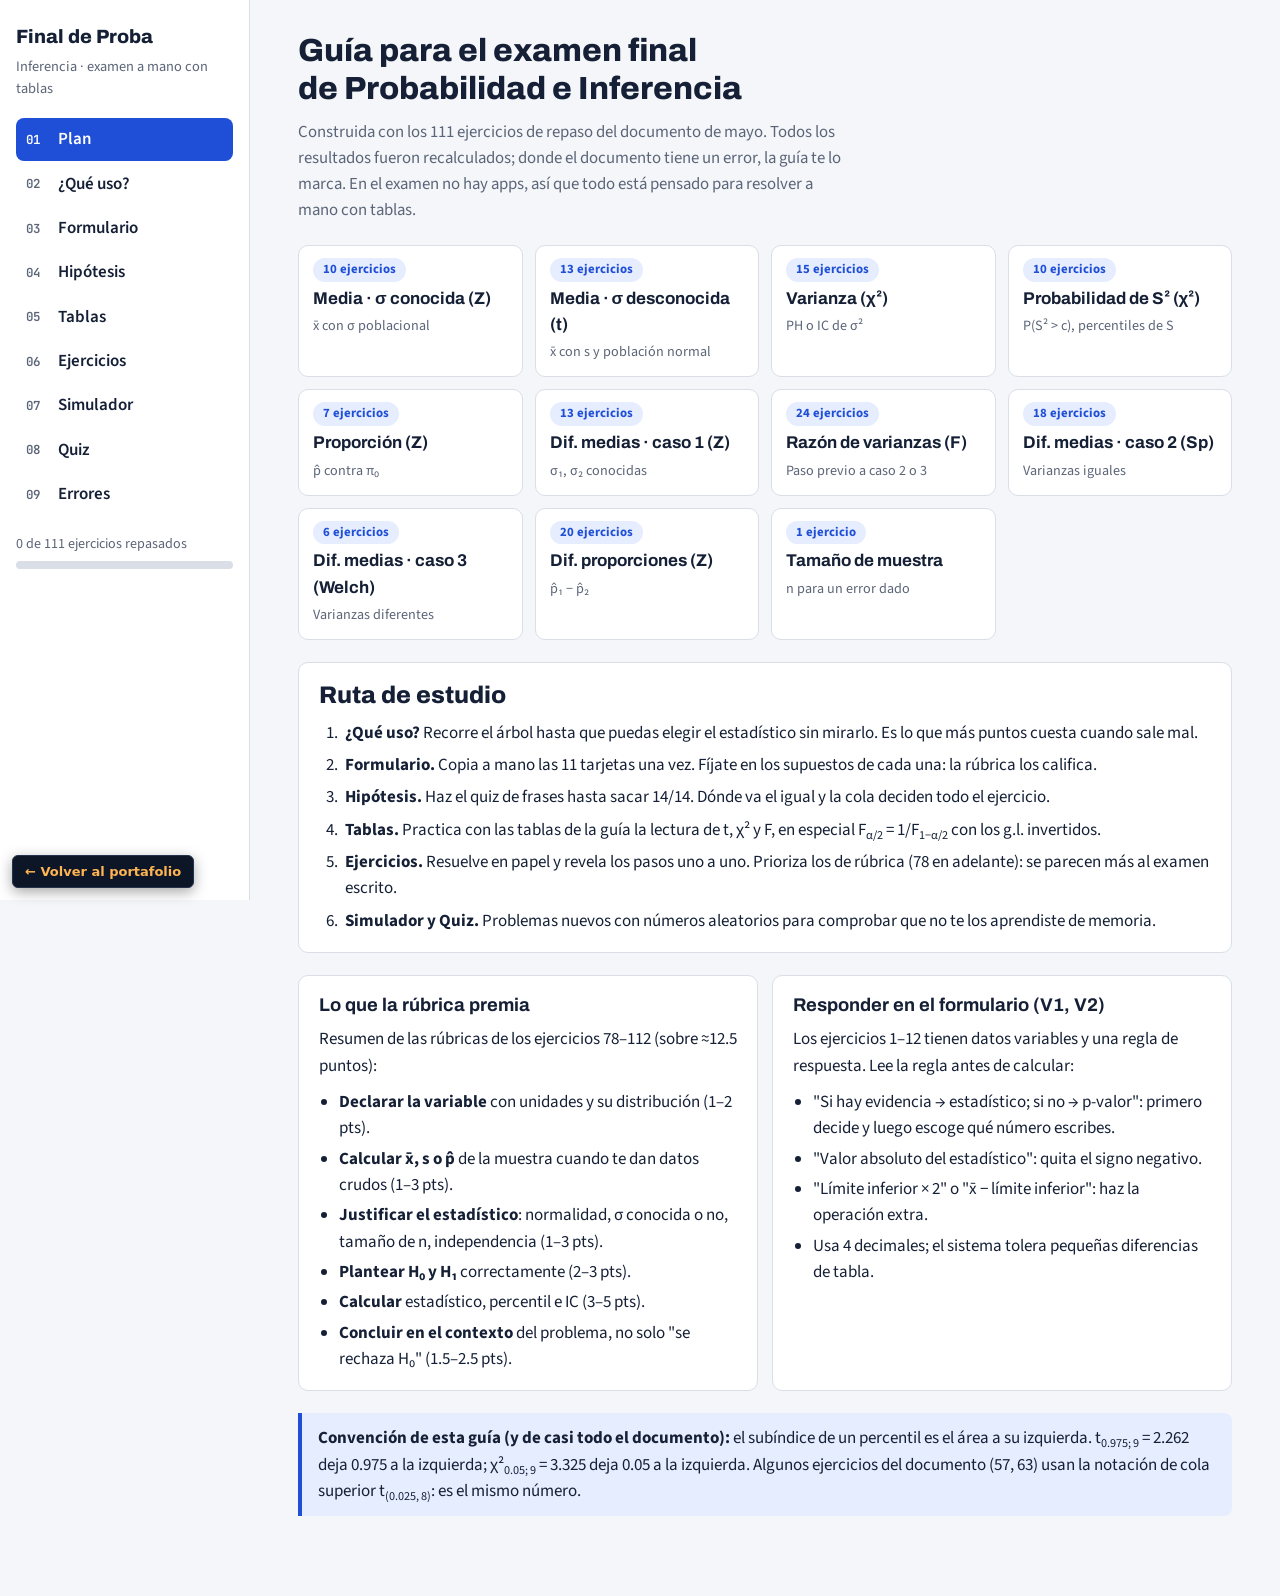
<file: guias/final-probabilidad/index.html>
<!DOCTYPE html>
<html lang="es">
<head>
<meta charset="utf-8">
<meta name="viewport" content="width=device-width, initial-scale=1">
<title>Final de Proba: guía de estudio</title>
<link rel="preconnect" href="https://fonts.googleapis.com">
<link rel="preconnect" href="https://fonts.gstatic.com" crossorigin>
<link href="https://fonts.googleapis.com/css2?family=Archivo:wght@500;700;800&family=Source+Sans+3:ital,wght@0,400;0,600;0,700;1,400&family=JetBrains+Mono:wght@400;600&display=swap" rel="stylesheet">
<style>
/* Plan: cuaderno de laboratorio frío. Barra lateral fija con las 9 vistas; contenido en una columna de lectura; números en mono. */
:root{
  --paper:#f4f6f9; --card:#ffffff; --ink:#152036; --muted:#5b6578; --line:#d9dee7;
  --accent:#1f4fd6; --accent-soft:#e6edff; --mark:#c27a00; --mark-soft:#fff3dc;
  --good:#1d7a46; --good-soft:#e3f4ea; --bad:#b4232a; --bad-soft:#fde8e8;
  --f-display:"Archivo", "Helvetica Neue", Arial, sans-serif;
  --f-body:"Source Sans 3", "Segoe UI", system-ui, sans-serif;
  --f-mono:"JetBrains Mono", ui-monospace, "Cascadia Mono", Menlo, monospace;
  --r:10px; color-scheme:light;
}
@media (prefers-color-scheme: dark){
  :root:not([data-theme="light"]){
    --paper:#0f1522; --card:#171f30; --ink:#e7ecf5; --muted:#9aa5ba; --line:#2a3550;
    --accent:#7ea2ff; --accent-soft:#1d2a4d; --mark:#f0b24a; --mark-soft:#3a2c12;
    --good:#5ccf8d; --good-soft:#163526; --bad:#ff7b7b; --bad-soft:#3d1a1d; color-scheme:dark;
  }
}
:root[data-theme="dark"]{
  --paper:#0f1522; --card:#171f30; --ink:#e7ecf5; --muted:#9aa5ba; --line:#2a3550;
  --accent:#7ea2ff; --accent-soft:#1d2a4d; --mark:#f0b24a; --mark-soft:#3a2c12;
  --good:#5ccf8d; --good-soft:#163526; --bad:#ff7b7b; --bad-soft:#3d1a1d; color-scheme:dark;
}
*{box-sizing:border-box}
html,body{margin:0}
body{background:var(--paper);color:var(--ink);font-family:var(--f-body);font-size:17px;line-height:1.55}
a{color:var(--accent)}
h1,h2,h3,h4{font-family:var(--f-display);line-height:1.2;text-wrap:balance;margin:0}
h1{font-size:2rem;font-weight:800}
h2{font-size:1.5rem;font-weight:800}
h3{font-size:1.15rem;font-weight:700}
h4{font-size:1rem;font-weight:700}
p{margin:0}
sub,sup{font-size:.72em;line-height:0}
code,.mono,.num{font-family:var(--f-mono);font-size:.92em}
.num{font-variant-numeric:tabular-nums}
button,input,select{font:inherit;color:inherit}
:focus-visible{outline:3px solid var(--accent);outline-offset:2px}
@media (prefers-reduced-motion: reduce){*{transition:none!important;animation:none!important}}

.shell{display:grid;grid-template-columns:250px 1fr;min-height:100%}
.side{position:sticky;top:0;height:100vh;overflow:auto;border-right:1px solid var(--line);padding:22px 16px;display:flex;flex-direction:column;gap:18px;background:var(--card)}
.brand{display:flex;flex-direction:column;gap:4px}
.brand b{font-family:var(--f-display);font-size:1.2rem;font-weight:800}
.brand span{color:var(--muted);font-size:.9rem}
.nav{display:flex;flex-direction:column;gap:2px}
.nav a{display:flex;align-items:center;gap:10px;padding:8px 10px;border-radius:8px;text-decoration:none;color:var(--ink);font-weight:600}
.nav a .k{font-family:var(--f-mono);font-size:.78rem;color:var(--muted);width:22px}
.nav a:hover{background:var(--accent-soft)}
.nav a[aria-current="page"]{background:var(--accent);color:#fff}
.nav a[aria-current="page"] .k{color:#fff}
.side .prog{font-size:.88rem;color:var(--muted);display:flex;flex-direction:column;gap:6px}
.bar{height:8px;border-radius:99px;background:var(--line);overflow:hidden}
.bar i{display:block;height:100%;background:var(--good);width:0}
main{padding:32px clamp(16px,4vw,48px) 80px;min-width:0}
.view{display:none;flex-direction:column;gap:22px;max-width:980px}
.view.on{display:flex}
.lead{color:var(--muted);max-width:68ch;font-size:1.05rem}
.prose{max-width:70ch;display:flex;flex-direction:column;gap:10px}

.card{background:var(--card);border:1px solid var(--line);border-radius:var(--r);padding:18px 20px;display:flex;flex-direction:column;gap:10px}
.grid2{display:grid;grid-template-columns:repeat(auto-fit,minmax(280px,1fr));gap:14px}
.grid3{display:grid;grid-template-columns:repeat(auto-fit,minmax(220px,1fr));gap:12px}
.pill{display:inline-flex;align-items:center;gap:6px;padding:2px 10px;border-radius:99px;font-size:.8rem;font-weight:700;background:var(--accent-soft);color:var(--accent);white-space:nowrap}
.pill.m{background:var(--mark-soft);color:var(--mark)}
.pill.g{background:var(--good-soft);color:var(--good)}
.pill.b{background:var(--bad-soft);color:var(--bad)}
.callout{border-left:4px solid var(--mark);background:var(--mark-soft);padding:12px 16px;border-radius:0 8px 8px 0}
.callout.blue{border-color:var(--accent);background:var(--accent-soft)}
.callout.red{border-color:var(--bad);background:var(--bad-soft)}
ul.clean{margin:0;padding-left:20px;display:flex;flex-direction:column;gap:4px}
.btn{border:1px solid var(--accent);background:var(--accent);color:#fff;border-radius:8px;padding:8px 14px;font-weight:700;cursor:pointer}
.btn.ghost{background:transparent;color:var(--accent)}
.btn.small{padding:4px 10px;font-size:.88rem}
.btn:disabled{opacity:.45;cursor:default}
.row{display:flex;flex-wrap:wrap;gap:10px;align-items:center}
.chip{border:1px solid var(--line);background:var(--card);border-radius:99px;padding:5px 12px;cursor:pointer;font-weight:600;font-size:.9rem}
.chip[aria-pressed="true"]{background:var(--ink);color:var(--paper);border-color:var(--ink)}
input[type=text],input[type=number],input[type=search],select{border:1px solid var(--line);background:var(--paper);border-radius:8px;padding:7px 10px;min-width:0}
label.f{display:flex;flex-direction:column;gap:4px;font-size:.9rem;font-weight:600}

/* formulas */
.fx{font-family:var(--f-mono);font-size:.95rem;background:var(--paper);border:1px solid var(--line);border-radius:8px;padding:10px 12px;overflow-x:auto;white-space:nowrap}
.frac{display:inline-flex;flex-direction:column;vertical-align:middle;text-align:center;margin:0 3px}
.frac>span:first-child{border-bottom:1.5px solid currentColor;padding:0 3px}
.frac>span:last-child{padding:0 3px}
.rt{border-top:1.5px solid currentColor;padding:0 2px}
table{border-collapse:collapse;font-variant-numeric:tabular-nums}
.tbl-wrap{overflow-x:auto;border:1px solid var(--line);border-radius:8px;background:var(--card)}
.tbl{font-family:var(--f-mono);font-size:.8rem;width:100%}
.tbl th,.tbl td{padding:4px 8px;border-bottom:1px solid var(--line);text-align:right;white-space:nowrap}
.tbl thead th{position:sticky;top:0;background:var(--accent-soft);color:var(--ink)}
.tbl tbody th{background:var(--paper);text-align:center}
.tbl tr:hover td{background:var(--mark-soft)}
.tbl td.hl,.tbl th.hl{background:var(--mark-soft)!important;color:var(--mark);font-weight:700}
.dt{width:100%;font-size:.95rem}
.dt th,.dt td{border-bottom:1px solid var(--line);padding:8px 10px;text-align:left;vertical-align:top}
.dt th{font-family:var(--f-display);font-size:.85rem;color:var(--muted);text-transform:uppercase;letter-spacing:.03em}

/* decision tree */
.tree{display:flex;flex-direction:column;gap:14px}
.crumbs{display:flex;flex-wrap:wrap;gap:6px;font-size:.88rem}
.crumbs span{background:var(--paper);border:1px solid var(--line);border-radius:99px;padding:2px 10px}
.opts{display:grid;grid-template-columns:repeat(auto-fit,minmax(220px,1fr));gap:10px}
.opt{text-align:left;border:1.5px solid var(--line);background:var(--card);border-radius:10px;padding:12px 14px;cursor:pointer;display:flex;flex-direction:column;gap:4px}
.opt:hover{border-color:var(--accent)}
.opt b{font-family:var(--f-display)}
.opt small{color:var(--muted)}
.opt.ok{border-color:var(--good);background:var(--good-soft)}
.opt.no{border-color:var(--bad);background:var(--bad-soft)}

/* exercises */
.ex{background:var(--card);border:1px solid var(--line);border-radius:var(--r);border-left:5px solid var(--line)}
.ex.done{border-left-color:var(--good)}
.ex summary{list-style:none;cursor:pointer;padding:14px 18px;display:flex;gap:12px;align-items:baseline;flex-wrap:wrap}
.ex summary::-webkit-details-marker{display:none}
.ex summary .id{font-family:var(--f-mono);font-weight:700;color:var(--accent);min-width:34px}
.ex summary .tt{font-weight:700;flex:1 1 260px}
.ex .body{padding:0 18px 18px;display:flex;flex-direction:column;gap:12px}
.steps{margin:0;padding-left:22px;display:flex;flex-direction:column;gap:6px}
.steps li{padding-left:4px}
.steps li.hid{display:none}
.ans{background:var(--good-soft);border-radius:8px;padding:10px 14px}
.docnote{background:var(--bad-soft);border-radius:8px;padding:10px 14px;font-size:.95rem}
.docnote b{color:var(--bad)}

/* simulator */
.sim-q{font-size:1.05rem}
.fields{display:grid;grid-template-columns:repeat(auto-fit,minmax(200px,1fr));gap:12px}
.fields .f input,.fields .f select{width:100%}
.fields .f.ok input,.fields .f.ok select{border-color:var(--good);background:var(--good-soft)}
.fields .f.no input,.fields .f.no select{border-color:var(--bad);background:var(--bad-soft)}
.fields .f .exp{font-family:var(--f-mono);font-size:.85rem;color:var(--muted);font-weight:400}
.score{font-family:var(--f-display);font-size:1.1rem}
.kbd{font-family:var(--f-mono);font-size:.82rem;border:1px solid var(--line);border-radius:4px;padding:0 5px;background:var(--paper)}

@media (max-width:860px){
  .shell{grid-template-columns:1fr}
  .side{position:sticky;top:0;height:auto;z-index:5;padding:10px 12px;flex-direction:row;align-items:center;gap:10px;border-right:0;border-bottom:1px solid var(--line)}
  .brand span,.side .prog{display:none}
  .brand b{font-size:1rem;white-space:nowrap}
  .nav{flex-direction:row;overflow-x:auto;gap:4px}
  .nav a{white-space:nowrap;padding:6px 10px}
  .nav a .k{display:none}
  main{padding-top:20px}
}
</style>
</head>
<body>
<a href="../../#guias" class="jd-back" style="position:fixed;left:12px;bottom:12px;z-index:2147483000;font:600 13px/1 'IBM Plex Sans',system-ui,sans-serif;background:#0d1626;color:#ffb454;border:1px solid #24324d;padding:9px 12px;border-radius:6px;text-decoration:none;box-shadow:0 4px 14px rgba(0,0,0,.35)">&larr; Volver al portafolio</a>
<div class="shell">
<aside class="side">
  <div class="brand"><b>Final de Proba</b><span>Inferencia · examen a mano con tablas</span></div>
  <nav class="nav" aria-label="Secciones">
    <a href="#inicio"><span class="k">01</span>Plan</a>
    <a href="#arbol"><span class="k">02</span>¿Qué uso?</a>
    <a href="#formulario"><span class="k">03</span>Formulario</a>
    <a href="#hipotesis"><span class="k">04</span>Hipótesis</a>
    <a href="#tablas"><span class="k">05</span>Tablas</a>
    <a href="#ejercicios"><span class="k">06</span>Ejercicios</a>
    <a href="#simulador"><span class="k">07</span>Simulador</a>
    <a href="#quiz"><span class="k">08</span>Quiz</a>
    <a href="#errores"><span class="k">09</span>Errores</a>
  </nav>
  <div class="prog"><span id="progTxt">0 de 111 ejercicios repasados</span><div class="bar"><i id="progBar"></i></div></div>
</aside>
<main>

<!-- ================= 01 INICIO ================= -->
<section class="view" id="v-inicio">
  <div class="prose">
    <h1>Guía para el examen final de Probabilidad e Inferencia</h1>
    <p class="lead">Construida con los 111 ejercicios de repaso del documento de mayo. Todos los resultados fueron recalculados; donde el documento tiene un error, la guía te lo marca. En el examen no hay apps, así que todo está pensado para resolver a mano con tablas.</p>
  </div>

  <div class="grid3" id="topicTiles"></div>

  <div class="card">
    <h2>Ruta de estudio</h2>
    <ol class="steps">
      <li><b>¿Qué uso?</b> Recorre el árbol hasta que puedas elegir el estadístico sin mirarlo. Es lo que más puntos cuesta cuando sale mal.</li>
      <li><b>Formulario.</b> Copia a mano las 11 tarjetas una vez. Fíjate en los supuestos de cada una: la rúbrica los califica.</li>
      <li><b>Hipótesis.</b> Haz el quiz de frases hasta sacar 14/14. Dónde va el igual y la cola deciden todo el ejercicio.</li>
      <li><b>Tablas.</b> Practica con las tablas de la guía la lectura de t, χ² y F, en especial F<sub>α/2</sub> = 1/F<sub>1−α/2</sub> con los g.l. invertidos.</li>
      <li><b>Ejercicios.</b> Resuelve en papel y revela los pasos uno a uno. Prioriza los de rúbrica (78 en adelante): se parecen más al examen escrito.</li>
      <li><b>Simulador y Quiz.</b> Problemas nuevos con números aleatorios para comprobar que no te los aprendiste de memoria.</li>
    </ol>
  </div>

  <div class="grid2">
    <div class="card">
      <h3>Lo que la rúbrica premia</h3>
      <p>Resumen de las rúbricas de los ejercicios 78–112 (sobre ≈12.5 puntos):</p>
      <ul class="clean">
        <li><b>Declarar la variable</b> con unidades y su distribución (1–2 pts).</li>
        <li><b>Calcular x̄, s o p̂</b> de la muestra cuando te dan datos crudos (1–3 pts).</li>
        <li><b>Justificar el estadístico</b>: normalidad, σ conocida o no, tamaño de n, independencia (1–3 pts).</li>
        <li><b>Plantear H₀ y H₁</b> correctamente (2–3 pts).</li>
        <li><b>Calcular</b> estadístico, percentil e IC (3–5 pts).</li>
        <li><b>Concluir en el contexto</b> del problema, no solo "se rechaza H₀" (1.5–2.5 pts).</li>
      </ul>
    </div>
    <div class="card">
      <h3>Responder en el formulario (V1, V2)</h3>
      <p>Los ejercicios 1–12 tienen datos variables y una regla de respuesta. Lee la regla antes de calcular:</p>
      <ul class="clean">
        <li>"Si hay evidencia → estadístico; si no → p-valor": primero decide y luego escoge qué número escribes.</li>
        <li>"Valor absoluto del estadístico": quita el signo negativo.</li>
        <li>"Límite inferior × 2" o "x̄ − límite inferior": haz la operación extra.</li>
        <li>Usa 4 decimales; el sistema tolera pequeñas diferencias de tabla.</li>
      </ul>
    </div>
  </div>

  <div class="callout blue"><b>Convención de esta guía (y de casi todo el documento):</b> el subíndice de un percentil es el área a su izquierda. t<sub>0.975; 9</sub> = 2.262 deja 0.975 a la izquierda; χ²<sub>0.05; 9</sub> = 3.325 deja 0.05 a la izquierda. Algunos ejercicios del documento (57, 63) usan la notación de cola superior t<sub>(0.025, 8)</sub>: es el mismo número.</div>
</section>

<!-- ================= 02 ÁRBOL ================= -->
<section class="view" id="v-arbol">
  <div class="prose">
    <h1>¿Qué estadístico uso?</h1>
    <p class="lead">Responde las preguntas como lo harías leyendo el enunciado. Al final verás la fórmula, los grados de libertad y qué escribir para justificarlo.</p>
  </div>
  <div class="card tree" id="tree"></div>
  <div class="card">
    <h3>Pistas del enunciado</h3>
    <table class="dt">
      <thead><tr><th>Si el enunciado dice…</th><th>Entonces…</th></tr></thead>
      <tbody>
        <tr><td>"desviación poblacional", "se sabe que σ =", "históricamente la desviación es", "según el fabricante la desviación"</td><td>σ conocida ⇒ Z</td></tr>
        <tr><td>"en la muestra se obtuvo una desviación de", te dan los datos crudos</td><td>s muestral ⇒ t (si la población es normal y n &lt; 30)</td></tr>
        <tr><td>"variabilidad", "dispersión", "precisión", "homogéneo", "la desviación supera"</td><td>Parámetro σ² ⇒ χ² (una población) o F (dos)</td></tr>
        <tr><td>"porcentaje", "proporción", "de los n, x cumplen"</td><td>Proporción ⇒ Z con p̂</td></tr>
        <tr><td>"calcule la probabilidad de que la varianza/desviación muestral…"</td><td>No es una prueba: distribución muestral de S² con χ²</td></tr>
        <tr><td>Dos grupos independientes y no se dice si las varianzas son iguales</td><td>Primero prueba F (o IC de la razón), después caso 2 o caso 3</td></tr>
        <tr><td>"distribución desconocida" o "exponencial" pero n ≥ 30</td><td>TLC ⇒ Z para la media</td></tr>
      </tbody>
    </table>
  </div>
</section>

<!-- ================= 03 FORMULARIO ================= -->
<section class="view" id="v-formulario">
  <div class="prose">
    <h1>Formulario</h1>
    <p class="lead">Las 11 situaciones que aparecen en el documento. Cada tarjeta trae cuándo se usa, el estadístico, el intervalo y qué escribir para justificarlo.</p>
  </div>
  <div class="row" id="fxNav"></div>
  <div class="grid2" id="fxCards" style="grid-template-columns:repeat(auto-fit,minmax(360px,1fr))"></div>
</section>

<!-- ================= 04 HIPÓTESIS ================= -->
<section class="view" id="v-hipotesis">
  <div class="prose">
    <h1>Plantear y decidir</h1>
    <p class="lead">Aquí se pierden más puntos que en las cuentas. Tres reglas: el igual siempre va en H₀; lo que quieren probar (la sospecha, la afirmación nueva) va en H₁; el signo de H₁ define la cola.</p>
  </div>

  <div class="card">
    <h3>Los 5 pasos que pide el profe</h3>
    <ol class="steps">
      <li><b>Planteamiento:</b> H₀ y H₁ sobre el parámetro (μ, σ², π, μ₁−μ₂, σ₁²/σ₂², π₁−π₂), en símbolos y en palabras.</li>
      <li><b>Nivel de significancia:</b> α = P(rechazar H₀ | H₀ es cierta) = error tipo I.</li>
      <li><b>Estadístico de prueba</b> y su distribución, con la justificación de supuestos.</li>
      <li><b>Regla de decisión:</b> valor(es) crítico(s) según la cola, o comparación del p-valor con α.</li>
      <li><b>Conclusión</b> en el contexto del problema.</li>
    </ol>
  </div>

  <div class="grid3">
    <div class="card"><span class="pill">H₁: &gt;</span><h4>Cola derecha</h4><p>Rechazo si estadístico &gt; crítico<sub>1−α</sub>.</p><p>p-valor = P(estadístico &gt; valor observado).</p></div>
    <div class="card"><span class="pill">H₁: &lt;</span><h4>Cola izquierda</h4><p>Rechazo si estadístico &lt; crítico<sub>α</sub>.</p><p>p-valor = P(estadístico &lt; valor observado).</p></div>
    <div class="card"><span class="pill">H₁: ≠</span><h4>Dos colas</h4><p>Rechazo si cae por fuera de crítico<sub>α/2</sub> y crítico<sub>1−α/2</sub>.</p><p>p-valor = 2 × (la cola más pequeña).</p></div>
  </div>
  <div class="callout">Decisión con p-valor: <b>p-valor ≤ α ⇒ se rechaza H₀</b>. Con p-valor &gt; α no se "acepta" H₀: se dice que no hay evidencia suficiente para rechazarla (el documento escribe "AH₀"; en el examen escribe "no se rechaza H₀").</div>

  <div class="card">
    <h3>Traductor de frases</h3>
    <table class="dt">
      <thead><tr><th>Frase</th><th>H₀</th><th>H₁</th><th>Ejemplo del doc.</th></tr></thead>
      <tbody>
        <tr><td>"supera", "es mayor que", "aumentó", "excede"</td><td>≤</td><td>&gt;</td><td>67, 88, 111 (al revés)</td></tr>
        <tr><td>"es menor", "disminuyó", "redujo", "es más rápido"</td><td>≥</td><td>&lt;</td><td>38, 50, 98</td></tr>
        <tr><td>"difiere", "cambió", "hay diferencia", "se desajustó"</td><td>=</td><td>≠</td><td>31, 41, 79</td></tr>
        <tr><td>"al menos 80%" (afirmación con igual que se pone en duda)</td><td>π ≥ 0.8</td><td>π &lt; 0.8</td><td>26, 34</td></tr>
        <tr><td>"máximo", "no supera", "a lo sumo 2%"</td><td>π ≤ 0.02</td><td>π &gt; 0.02</td><td>45, 71, 81</td></tr>
        <tr><td>"excede en más de 2000 a"</td><td>μ₁−μ₂ ≤ 2000</td><td>μ₁−μ₂ &gt; 2000</td><td>37, 65</td></tr>
        <tr><td>"la desviación es mayor a 15"</td><td>σ² ≤ 225</td><td>σ² &gt; 225</td><td>104 (¡eleva al cuadrado!)</td></tr>
      </tbody>
    </table>
  </div>

  <div class="card">
    <h3>Concluir con un intervalo de confianza</h3>
    <table class="dt">
      <thead><tr><th>Intervalo</th><th>Resultado</th><th>Conclusión</th></tr></thead>
      <tbody>
        <tr><td>IC(μ₁−μ₂) o IC(π₁−π₂)</td><td>Todo positivo</td><td>μ₁ &gt; μ₂</td></tr>
        <tr><td></td><td>Todo negativo</td><td>μ₁ &lt; μ₂</td></tr>
        <tr><td></td><td>Contiene el 0</td><td>No hay diferencia significativa</td></tr>
        <tr><td>IC(σ₁²/σ₂²)</td><td>Contiene el 1</td><td>Varianzas iguales ⇒ caso 2</td></tr>
        <tr><td></td><td>No contiene el 1</td><td>Varianzas diferentes ⇒ caso 3</td></tr>
        <tr><td>IC(μ) frente a un valor c</td><td>c dentro del IC</td><td>No hay evidencia de que μ ≠ c</td></tr>
        <tr><td></td><td>Todo el IC &gt; c (o &lt; c)</td><td>μ &gt; c (o μ &lt; c)</td></tr>
        <tr><td>"supera en más de d" (2, 11, 101, 108)</td><td>Límite inferior &gt; d</td><td>Sí supera en más de d</td></tr>
      </tbody>
    </table>
    <p class="callout red">Ejercicios 95 y 106: el documento aplica el descuento porque el límite superior pasa el umbral, aunque el umbral está dentro del IC. Con la regla de esta tabla no habría evidencia. Pregunta en clase qué criterio usan y, en el examen, escribe explícitamente cuál aplicas.</p>
  </div>

  <div class="card" id="h1quiz"></div>
</section>

<!-- ================= 05 TABLAS ================= -->
<section class="view" id="v-tablas">
  <div class="prose">
    <h1>Tablas</h1>
    <p class="lead">Las mismas tablas que usarás en el examen, con el área a la izquierda como subíndice. Pasa el cursor por una fila para seguirla. El buscador sirve para verificar en casa.</p>
  </div>
  <div class="grid2">
    <div class="card">
      <h3>Trucos para leerlas a mano</h3>
      <ul class="clean">
        <li><b>F izquierda:</b> F<sub>α/2; v₁, v₂</sub> = 1 / F<sub>1−α/2; v₂, v₁</sub> (invierte los g.l.). Ej.: F<sub>0.025; 15, 6</sub> = 1/F<sub>0.975; 6, 15</sub> = 1/3.415 = 0.293.</li>
        <li><b>t simétrica:</b> t<sub>α</sub> = −t<sub>1−α</sub>.</li>
        <li><b>g.l. que no están:</b> interpola o usa el más cercano hacia abajo (más conservador).</li>
        <li><b>p-valor con tabla:</b> ubica el estadístico entre dos columnas y reporta el rango (0.01 &lt; p &lt; 0.025). Si es de dos colas, duplica.</li>
        <li><b>χ² con muchos g.l.</b> (ej. 62 con ν = 99): χ²<sub>p; ν</sub> ≈ ν·(1 − 2/(9ν) + z<sub>p</sub>·√(2/(9ν)))³.</li>
        <li><b>Z poco común:</b> 1−α/2 = 0.97 ⇒ z = 1.88; 0.98 ⇒ 2.05 (o 2.054); 0.985 ⇒ 2.17; 0.965 ⇒ 1.81.</li>
      </ul>
    </div>
    <div class="card" id="finder"></div>
  </div>
  <div class="card"><h3>Percentiles de Z más usados</h3><div class="tbl-wrap" id="tabZq"></div></div>
  <div class="card"><div class="row" style="justify-content:space-between"><h3>Normal estándar Φ(z) = P(Z ≤ z)</h3><div class="row" id="zSide"></div></div><div class="tbl-wrap" style="max-height:440px" id="tabZ"></div></div>
  <div class="card"><h3>t de Student: t<sub>p; ν</sub></h3><div class="tbl-wrap" style="max-height:480px" id="tabT"></div></div>
  <div class="card"><h3>Chi-cuadrado: χ²<sub>p; ν</sub></h3><div class="tbl-wrap" style="max-height:480px" id="tabC"></div></div>
  <div class="card"><div class="row" style="justify-content:space-between"><h3>F de Fisher: F<sub>p; v₁ (columnas), v₂ (filas)</sub></h3><div class="row" id="fSel"></div></div><div class="tbl-wrap" style="max-height:480px" id="tabF"></div></div>
</section>

<!-- ================= 06 EJERCICIOS ================= -->
<section class="view" id="v-ejercicios">
  <div class="prose">
    <h1>Banco de ejercicios del documento</h1>
    <p class="lead">Resuélvelo primero en papel. Luego abre la tarjeta, pide la pista del método y revela los pasos uno a uno. Marca los que ya dominas para llevar tu avance.</p>
  </div>
  <div class="card">
    <div class="row"><input type="search" id="exSearch" placeholder="Buscar: café, Transmilenio, 0.05, F…" aria-label="Buscar ejercicio" style="flex:1 1 260px"><select id="exState" aria-label="Filtrar por estado"><option value="all">Todos</option><option value="todo">Pendientes</option><option value="done">Repasados</option><option value="note">Con error en el documento</option></select></div>
    <div class="row" id="exChips"></div>
  </div>
  <p id="exCount" class="lead"></p>
  <div id="exList" style="display:flex;flex-direction:column;gap:10px"></div>
</section>

<!-- ================= 07 SIMULADOR ================= -->
<section class="view" id="v-simulador">
  <div class="prose">
    <h1>Simulador de examen</h1>
    <p class="lead">Problemas nuevos con datos aleatorios, al estilo del documento. Resuélvelo en papel con las tablas, escribe tus resultados y revisa. Se acepta una diferencia pequeña por redondeo de tabla.</p>
  </div>
  <div class="card"><div class="row" id="simTypes"></div><div class="row"><button class="btn" id="simNew">Nuevo problema</button><span class="score" id="simScore"></span></div></div>
  <div class="card" id="simBox"></div>
</section>

<!-- ================= 08 QUIZ ================= -->
<section class="view" id="v-quiz">
  <div class="prose">
    <h1>¿Qué método aplica?</h1>
    <p class="lead">Te muestro un enunciado del documento y eliges el procedimiento. Entrena lo que más se olvida bajo presión: identificar el caso.</p>
  </div>
  <div class="card" id="quizBox"></div>
</section>

<!-- ================= 09 ERRORES ================= -->
<section class="view" id="v-errores">
  <div class="prose">
    <h1>Errores y trampas del documento</h1>
    <p class="lead">Al recalcular los 111 ejercicios aparecieron estas diferencias. Ninguna está en el enunciado: están en las soluciones. Sirven para no copiar un error al estudiar.</p>
  </div>
  <div id="errList" style="display:flex;flex-direction:column;gap:10px"></div>
</section>

</main>
</div>
<script>
// Motor numérico: distribuciones Normal, t, chi-cuadrado y F (cdf y percentiles)
const D = (() => {
  function lnGamma(x) {
    const g = 7, c = [0.99999999999980993, 676.5203681218851, -1259.1392167224028, 771.32342877765313,
      -176.61502916214059, 12.507343278686905, -0.13857109526572012, 9.9843695780195716e-6, 1.5056327351493116e-7];
    if (x < 0.5) return Math.log(Math.PI / Math.sin(Math.PI * x)) - lnGamma(1 - x);
    x -= 1; let a = c[0]; const t = x + g + 0.5;
    for (let i = 1; i < 9; i++) a += c[i] / (x + i);
    return 0.5 * Math.log(2 * Math.PI) + (x + 0.5) * Math.log(t) - t + Math.log(a);
  }
  function gammaP(a, x) { // regularized lower incomplete gamma
    if (x <= 0) return 0;
    if (x < a + 1) {
      let sum = 1 / a, del = sum, ap = a;
      for (let n = 0; n < 500; n++) { ap++; del *= x / ap; sum += del; if (Math.abs(del) < Math.abs(sum) * 1e-15) break; }
      return sum * Math.exp(-x + a * Math.log(x) - lnGamma(a));
    }
    let b = x + 1 - a, c = 1 / 1e-300, d = 1 / b, h = d;
    for (let i = 1; i < 500; i++) {
      const an = -i * (i - a); b += 2;
      d = an * d + b; if (Math.abs(d) < 1e-300) d = 1e-300;
      c = b + an / c; if (Math.abs(c) < 1e-300) c = 1e-300;
      d = 1 / d; const del = d * c; h *= del; if (Math.abs(del - 1) < 1e-15) break;
    }
    return 1 - Math.exp(-x + a * Math.log(x) - lnGamma(a)) * h;
  }
  function betacf(a, b, x) {
    const qab = a + b, qap = a + 1, qam = a - 1;
    let c = 1, d = 1 - qab * x / qap; if (Math.abs(d) < 1e-300) d = 1e-300; d = 1 / d; let h = d;
    for (let m = 1; m <= 500; m++) {
      const m2 = 2 * m;
      let aa = m * (b - m) * x / ((qam + m2) * (a + m2));
      d = 1 + aa * d; if (Math.abs(d) < 1e-300) d = 1e-300; c = 1 + aa / c; if (Math.abs(c) < 1e-300) c = 1e-300; d = 1 / d; h *= d * c;
      aa = -(a + m) * (qab + m) * x / ((a + m2) * (qap + m2));
      d = 1 + aa * d; if (Math.abs(d) < 1e-300) d = 1e-300; c = 1 + aa / c; if (Math.abs(c) < 1e-300) c = 1e-300; d = 1 / d;
      const del = d * c; h *= del; if (Math.abs(del - 1) < 1e-15) break;
    }
    return h;
  }
  function betaI(a, b, x) {
    if (x <= 0) return 0; if (x >= 1) return 1;
    const bt = Math.exp(lnGamma(a + b) - lnGamma(a) - lnGamma(b) + a * Math.log(x) + b * Math.log(1 - x));
    if (x < (a + 1) / (a + b + 2)) return bt * betacf(a, b, x) / a;
    return 1 - bt * betacf(b, a, 1 - x) / b;
  }
  const normCdf = z => z < 0 ? 0.5 * (1 - gammaP(0.5, z * z / 2)) : 0.5 * (1 + gammaP(0.5, z * z / 2));
  const tCdf = (t, v) => { const x = v / (v + t * t); const p = 0.5 * betaI(v / 2, 0.5, x); return t > 0 ? 1 - p : p; };
  const chiCdf = (x, v) => x <= 0 ? 0 : gammaP(v / 2, x / 2);
  const fCdf = (x, a, b) => x <= 0 ? 0 : betaI(a / 2, b / 2, a * x / (a * x + b));
  function invert(cdf, p, lo, hi) {
    while (cdf(hi) < p) hi *= 2;
    while (cdf(lo) > p) lo = lo < 0 ? lo * 2 : lo / 2 - 1e-9;
    for (let i = 0; i < 200; i++) { const m = (lo + hi) / 2; if (cdf(m) < p) lo = m; else hi = m; if (hi - lo < 1e-12 * Math.max(1, Math.abs(m))) break; }
    return (lo + hi) / 2;
  }
  const normInv = p => invert(normCdf, p, -10, 10);
  const tInv = (p, v) => invert(x => tCdf(x, v), p, -50, 50);
  const chiInv = (p, v) => invert(x => chiCdf(x, v), p, 1e-12, v + 10 * Math.sqrt(2 * v) + 10);
  const fInv = (p, a, b) => invert(x => fCdf(x, a, b), p, 1e-12, 10);
  return { normCdf, tCdf, chiCdf, fCdf, normInv, tInv, chiInv, fInv };
})();


</script>
<script>
const EX = [{"id": 1, "t": "Peso de pastillas (σ ≤ 10 mg)", "tags": ["var1", "form"], "e": "Pastillas: σ no debe superar 10 mg. Muestra de n = V1 con x̄ = 501 mg y s = V2. Se sospecha que σ > 10. PH al 95%. Si se confirma la sospecha, responder el estadístico; si no, el p-valor. <i>Ejemplo resuelto con V1 = 60, V2 = 11.1.</i>", "s": ["Parámetro: σ² (variabilidad) ⇒ χ². σ₀² = 10² = 100", "H₀: σ² ≤ 100 vs H₁: σ² > 100 (cola derecha), α = 0.05", "Población normal ⇒ χ²<sub>p</sub> = (n−1)s²/σ₀² = 59·123.2100/100 = <b>72.694</b> (59 g.l.)", "χ²<sub>c</sub> = χ²<sub>0.95; 59</sub> = 77.931", "p-valor = 0.1085", "Como p-valor > α = 0.05, <b>no se rechaza H₀</b>."], "a": "No se rechaza H₀ (χ²ₚ = 72.69 < 77.93). Respuesta del formulario: <b>p-valor = 0.1085</b>.", "n": "Clave: el problema habla de desviación estándar pero la prueba se hace sobre σ² (eleva al cuadrado 10 y s).", "x": null}, {"id": 2, "t": "Ingreso con y sin MBA", "tags": ["dmedZ", "form"], "e": "n₁ = 40 con MBA (x̄₁ = V1), n₂ = 50 sin MBA (x̄₂ = 3400). σ₁ = 800, σ₂ = 500 conocidas. ¿Los que tienen MBA ganan en promedio más de V2 dólares que los que no? IC 95%. Si sí: responder el mayor |límite|; si no, el menor. <i>Ejemplo: V1 = 4500, V2 = 700.</i>", "s": ["Caso 1 (σ₁, σ₂ conocidas) ⇒ Z.  x̄₁ − x̄₂ = 1100.00", "√(σ₁²/n₁ + σ₂²/n₂) = √(800.0000²/40 + 500.0000²/50) = 144.9138", "z<sub>0.975</sub> = 1.960; error = 284.0258", "IC(μ₁−μ₂)<sub>95%</sub> = <b>(815.9742 ; 1384.03)</b>", "Para afirmar μ₁ − μ₂ > 700 TODO el intervalo debe estar por encima de 700: límite inferior 816 > 700 ✔"], "a": "Sí ganan más de 700. Respuesta: <b>1384.0</b>.", "n": null, "x": null}, {"id": 3, "t": "Horas viendo grabaciones: hombres vs mujeres", "tags": ["ratioF", "dmedT2", "form"], "e": "Centro de acompañamiento: los hombres ven MENOS grabaciones que las mujeres. Estudiantes de posgrado creen lo contrario (hombres ≥ ... más). Hombres: n = v1, x̄ = v2, s = 2.6 h; Mujeres: n = 28, x̄ = 12, s = 3.4 h. α = 5%. Si NO hay evidencia → p-valor; si sí → |estadístico|. <i>Ejemplo: v1 = 20, v2 = 15.</i>", "s": ["Primero se prueba igualdad de varianzas (no se conocen σ y no se dice si son iguales):", "H₀: σ₁² = σ₂² vs H₁: σ₁² ≠ σ₂², α = 0.05", "F<sub>p</sub> = s₁²/s₂² = 6.7600/11.5600 = <b>0.585</b>  (19, 27 g.l.)", "F<sub>0.025; 19, 27</sub> = 1/F<sub>0.975; 27, 19</sub> = 0.4132 ;  F<sub>0.975; 19, 27</sub> = 2.2713", "p-valor = 0.2291 ⇒ <b>no se rechaza H₀: varianzas iguales</b> (caso 2)", "Luego la diferencia de medias (X = hombres, Y = mujeres). Refutar al centro ⇒ H₁: μ<sub>X</sub> − μ<sub>Y</sub> > 0", "H₀: μ₁−μ₂ ≤ 0 vs H₁: μ₁−μ₂ > 0 (cola derecha), α = 0.05", "Caso 2: S<sub>p</sub> = 3.0947;  t<sub>p</sub> = ((x̄₁−x̄₂) − 0)/(S<sub>p</sub>√(1/n₁+1/n₂)) = (3.0000 − 0)/0.9060 = <b>3.311</b> (46 g.l.)", "Valor crítico: 1.679;  p-valor = 0.0009", "Como p-valor ≤ α = 0.05, <b>se rechaza H₀</b>."], "a": "Se rechaza H₀: los posgrado tienen razón. Respuesta: <b>|t| = 3.31</b> (la hoja del profe da 3.31, Sp = 3.09).", "n": null, "x": null}, {"id": 4, "t": "Distancia promedio de viajeros", "tags": ["media1t", "form"], "e": "n = v1 vehículos, x̄ = v2 km, s = 12.8 km. IC 95% para μ. Si se puede afirmar que μ ≥ 200 km → responder 2 × límite inferior; si no, el límite superior. <i>Ejemplo: v1 = 25, v2 = 225.</i>", "s": ["σ desconocida, población normal, n = 25 ⇒ t con 24 g.l.", "t<sub>0.975; 24</sub> = 2.064", "Error = t·s/√n = 2.064·12.8000/√25 = 5.2836", "IC(μ)<sub>95%</sub> = 225.0000 ± 5.2836 = <b>(219.7164 ; 230.2836)</b>", "Todo el intervalo está por encima de 200 ⇒ se puede afirmar μ ≥ 200."], "a": "Respuesta: 2 × 219.716 = <b>439.43</b>.", "n": null, "x": null}, {"id": 5, "t": "Espectadores frecuentes de cine (con/sin hijos)", "tags": ["dprop", "form"], "e": "1000 adultos: V1 van con hijos (123 son frecuentes), el resto sin hijos (145 frecuentes). ¿Hay diferencia en las proporciones? PH al 95%. Si hay diferencia → |estadístico|; si no → p-valor. <i>Ejemplo: V1 = 460.</i>", "s": ["H₀: π₁ − π₂ = 0 vs H₁: π₁ − π₂ ≠ 0 (dos colas), α = 0.05", "p̂₁ = 123/460 = 0.2674, p̂₂ = 145/540 = 0.2685, p̄ (combinada) = (123+145)/(460+540) = 0.2680", "Z<sub>p</sub> = (p̂₁ − p̂₂)/√(p̄(1−p̄)(1/n₁+1/n₂)) = <b>-0.040</b>", "Valor crítico: ±1.960;  p-valor = 0.9680", "Como p-valor > α = 0.05, <b>no se rechaza H₀</b>."], "a": "No hay diferencia significativa. Respuesta: <b>p-valor = 0.9680</b>.", "n": "La hoja de Excel del documento muestra p̂<sub>Y</sub> = 22.2% (otros datos, p-valor 0.0969). Con los datos del enunciado p̂₂ = 145/540 = 0.2685.", "x": null}, {"id": 6, "t": "Cine (variante con α = V2)", "tags": ["dprop", "form"], "e": "Mismo caso del 5 con tamaños V1 y 1000 − V1, y α = V2. <i>Ejemplo: V1 = 440, α = 10%.</i>", "s": ["H₀: π₁ − π₂ = 0 vs H₁: π₁ − π₂ ≠ 0 (dos colas), α = 0.1", "p̂₁ = 123/440 = 0.2795, p̂₂ = 145/560 = 0.2589, p̄ (combinada) = (123+145)/(440+560) = 0.2680", "Z<sub>p</sub> = (p̂₁ − p̂₂)/√(p̄(1−p̄)(1/n₁+1/n₂)) = <b>0.731</b>", "Valor crítico: ±1.645;  p-valor = 0.4650", "Como p-valor > α = 0.1, <b>no se rechaza H₀</b>.", "z<sub>c</sub> = ±1.645 (α/2 = 0.05 en cada cola)."], "a": "Z<sub>p</sub> = 0.73 cae entre −1.645 y 1.645 ⇒ no hay diferencia (p = 0.465).", "n": "En el documento la conclusión compara el p-valor con 0.05 aunque α = 10% (no cambia la decisión). También el rango 'Si 400 ≤ V2 ≤ 440' es en realidad para V1.", "x": null}, {"id": 7, "t": "Enlatadora: P(S² > V2)", "tags": ["prob_s2", "form"], "e": "Llenado normal con σ = 0.03162278 (σ² = 0.001). n = V1 latas. Calcule P(S² > V2). <i>Ejemplo: n = 10, V2 = 0.0025.</i>", "s": ["Población normal ⇒ (n−1)S²/σ² ~ χ²<sub>n−1</sub>", "P(S² > 0.0025) = P(χ²<sub>9</sub> > 9·0.0025/0.001) = P(χ²<sub>9</sub> > 22.50)", "En tabla: 22.5 está entre χ²<sub>0.99;9</sub> = 21.666 y χ²<sub>0.995;9</sub> = 23.589 ⇒ la probabilidad está entre 0.005 y 0.01"], "a": "<b>P = 0.00742</b>", "n": null, "x": null}, {"id": 8, "t": "Cobertura de pintura (¿difiere de 400?)", "tags": ["media1t", "form"], "e": "n = V1 galones, x̄ = 365.2 pies², s² = V2. Normal. IC 95%: ¿la cobertura promedio difiere de 400? Si sí → límite superior; si no → x̄ − límite inferior. <i>Ejemplo: V1 = 10, V2 = 2344.21.</i>", "s": ["s = √2344.21 = 48.417", "σ desconocida, población normal, n = 10 ⇒ t con 9 g.l.", "t<sub>0.975; 9</sub> = 2.262", "Error = t·s/√n = 2.262·48.4170/√10 = 34.6355", "IC(μ)<sub>95%</sub> = 365.2000 ± 34.6355 = <b>(330.5645 ; 399.8355)</b>", "400 ∉ IC ⇒ sí difiere."], "a": "Respuesta: <b>399.84</b>.", "n": "El documento escribe t<sub>(0.957, …)</sub> y 'IC (90)%' por error de digitación: es t<sub>0.975</sub> e IC 95%.", "x": null}, {"id": 9, "t": "COMPUMUNDO: software vs hardware", "tags": ["ratioF", "dmedT2", "form"], "e": "Software: x̄₁ = V1, s₁ = 4.2, n₁ = 20. Hardware: x̄₂ = V2, s₂ = 3.9, n₂ = 25. Normales. α = 5%. ¿Se tarda más en software? Si sí → |estadístico|, si no → p-valor. <i>Ejemplo: V1 = 18.0, V2 = 15.5.</i>", "s": ["H₀: σ₁² = σ₂² vs H₁: σ₁² ≠ σ₂², α = 0.05", "F<sub>p</sub> = s₁²/s₂² = 17.6400/15.2100 = <b>1.160</b>  (19, 24 g.l.)", "F<sub>0.025; 19, 24</sub> = 1/F<sub>0.975; 24, 19</sub> = 0.4078 ;  F<sub>0.975; 19, 24</sub> = 2.3452", "p-valor = 0.7225 ⇒ <b>no se rechaza H₀: varianzas iguales</b> (caso 2)", "H₀: μ₁−μ₂ ≤ 0 vs H₁: μ₁−μ₂ > 0 (cola derecha), α = 0.05", "Caso 2: S<sub>p</sub> = 4.0353;  t<sub>p</sub> = ((x̄₁−x̄₂) − 0)/(S<sub>p</sub>√(1/n₁+1/n₂)) = (2.5000 − 0)/1.2106 = <b>2.065</b> (43 g.l.)", "Valor crítico: 1.681;  p-valor = 0.0225", "Como p-valor ≤ α = 0.05, <b>se rechaza H₀</b>."], "a": "Se rechaza H₀: software tarda más. Respuesta: <b>2.065</b> (documento: 2.068 por redondear Sp a 4.03).", "n": "El p-valor de la prueba F del documento usa 1.22 (copiado del ejercicio 15); con F = 1.16 el p-valor es 0.723. No cambia la conclusión.", "x": null}, {"id": 10, "t": "Laboratorio COVID: reprocesar si s difiere >10% de σ", "tags": ["prob_s2", "form"], "e": "Temperatura ~ N(18, σ = v1). Si en n = v2 mediciones la desviación s difiere en más del 10% de σ se reprocesa todo. Calcule la probabilidad de reprocesar. <i>Ejemplo: v2 = 30.</i>", "s": ["P(|s − σ| > 0.1σ) = 1 − P(0.9σ < s < 1.1σ) = 1 − P(0.81σ² < s² < 1.21σ²)", "= 1 − P(0.81(n−1) < χ²<sub>n−1</sub> < 1.21(n−1))  — ¡σ se cancela! La respuesta no depende de v1.", "Con n = 30: 1 − P(23.49 < χ²<sub>29</sub> < 35.09)"], "a": "<b>P ≈ 0.448</b>", "n": null, "x": null}, {"id": 11, "t": "Cupcakes vs cheesecakes (σ conocida)", "tags": ["dmedZ", "form"], "e": "6 meses. Media cupcakes = v1, cheesecakes = 125/mes. Ventas normales con σ = v2 para cualquier postre. IC 90% para μ<sub>X</sub> − μ<sub>Y</sub>. Si los cupcakes superan en más de 25 → 2 × límite inferior; si no → |límite superior|. <i>Ejemplo: v1 = 170, v2 = 10.</i>", "s": ["Caso 1 (σ₁, σ₂ conocidas) ⇒ Z.  x̄₁ − x̄₂ = 45.0000", "√(σ₁²/n₁ + σ₂²/n₂) = √(10.0000²/6 + 10.0000²/6) = 5.7735", "z<sub>0.95</sub> = 1.645; error = 9.4966", "IC(μ₁−μ₂)<sub>90%</sub> = <b>(35.5034 ; 54.4966)</b>", "Límite inferior > 25 ⇒ sí superan en más de 25."], "a": "Respuesta: 2 × 35.503 = <b>71.007</b>.", "n": null, "x": null}, {"id": 12, "t": "Cortes de comerciales: 95% central de s", "tags": ["prob_s2", "form"], "e": "Duración normal con σ = V1 s. Se muestrean V2 cortes. ¿Entre qué valores cae el 95% central de la desviación muestral? <i>Ejemplo: V1 = 30, V2 = 22.</i>", "s": ["Buscar b₁, b₂ con P(b₁ ≤ S² ≤ b₂) = 0.95 y sacar raíz", "χ²<sub>0.025;21</sub> = 10.283, χ²<sub>0.975;21</sub> = 35.479", "b₁ = χ²·σ²/(n−1) = 10.283·900/21 = 440.70;  b₂ = 1520.52"], "a": "95% de las desviaciones muestrales está entre <b>20.99 y 38.99 segundos</b>.", "n": "El documento da 20.93; el valor correcto es 20.99 (pequeño error de redondeo).", "x": null}, {"id": 13, "t": "Máquina de líquidos: 90% central de S", "tags": ["prob_s2"], "e": "Varianza dispensada σ² = 0.8 onzas². Muestra de 10 botellas: si s pertenece al 90% central de su distribución no se recalibra. Encuentre los dos límites para s.", "s": ["P(a < S < b) = 0.9 ⇔ P((n−1)a²/σ² < χ²<sub>9</sub> < (n−1)b²/σ²) = 0.9", "χ²<sub>0.05;9</sub> = 3.325,  χ²<sub>0.95;9</sub> = 16.919", "a² = 3.325·0.8/9 = 0.2956 ⇒ a = 0.5437;  b² = 16.919·0.8/9 = 1.5039 ⇒ b = 1.2263"], "a": "s debe estar entre <b>0.5437 y 1.2263 onzas</b>.", "n": null, "x": null}, {"id": 14, "t": "Desgaste de llantas tipo 1 vs tipo 2", "tags": ["dmedZ", "form"], "e": "n₁ = n₂ = 100. x̄₁ = 26400 millas, x̄₂ = V2. σ₁ = V1, σ₂ = 1400. IC 99% para μ₁ − μ₂: ¿hay diferencia? <i>Ejemplo: V1 = 1200, V2 = 25100.</i>", "s": ["Distribución desconocida pero n ≥ 30 ⇒ TLC, y σ conocidas ⇒ Z", "Caso 1 (σ₁, σ₂ conocidas) ⇒ Z.  x̄₁ − x̄₂ = 1300.00", "√(σ₁²/n₁ + σ₂²/n₂) = √(1200.00²/100 + 1400.00²/100) = 184.3909", "z<sub>0.995</sub> = 2.576; error = 474.9595", "IC(μ₁−μ₂)<sub>99%</sub> = <b>(825.0405 ; 1774.96)</b>", "0 ∉ IC y todo positivo ⇒ μ₁ > μ₂"], "a": "Sí hay diferencia, a favor de la llanta tipo 1: <b>(825.0 ; 1775.0)</b>.", "n": "El documento intercambia los nombres: dice 'V1 = 25100 y V2 = 1200' pero V1 es σ₁ (≈1200) y V2 es x̄₂ (≈25100). En el 14 también escribe n₂ = 10 (es 100). Con z = 2.58 de tabla el documento obtiene (824.2 ; 1775.8).", "x": null}, {"id": 15, "t": "SERVI TV: ¿disminuyó el tiempo de instalación?", "tags": ["ratioF", "dmedT2"], "e": "Antiguo: x̄₁ = 149 min, s₁ = 21, n₁ = 25. Moderno: x̄₂ = 135, s₂ = 19, n₂ = 31. Normales. ¿Hay evidencia de disminución? PH 95%.", "s": ["H₀: σ₁² = σ₂² vs H₁: σ₁² ≠ σ₂², α = 0.05", "F<sub>p</sub> = s₁²/s₂² = 441.0000/361.0000 = <b>1.222</b>  (24, 30 g.l.)", "F<sub>0.025; 24, 30</sub> = 1/F<sub>0.975; 30, 24</sub> = 0.4527 ;  F<sub>0.975; 24, 30</sub> = 2.1359", "p-valor = 0.5975 ⇒ <b>no se rechaza H₀: varianzas iguales</b> (caso 2)", "H₀: μ₁−μ₂ ≤ 0 vs H₁: μ₁−μ₂ > 0 (cola derecha), α = 0.05", "Caso 2: S<sub>p</sub> = 19.9137;  t<sub>p</sub> = ((x̄₁−x̄₂) − 0)/(S<sub>p</sub>√(1/n₁+1/n₂)) = (14.0000 − 0)/5.3530 = <b>2.615</b> (54 g.l.)", "Valor crítico: 1.674;  p-valor = 0.0058", "Como p-valor ≤ α = 0.05, <b>se rechaza H₀</b>."], "a": "Se rechaza H₀: el nuevo procedimiento sí disminuye el tiempo (t = 2.62, p = 0.0058).", "n": "El documento escribe x̄₁ = 141 en los datos pero calcula con 149 (correcto). También dice 'prueba de dos colas' cuando es de cola derecha, y t<sub>CR(54, 0.95)</sub>: los g.l. son 54.", "x": null}, {"id": 16, "t": "Ibuprofeno: disco vs óvalo", "tags": ["ratioF", "dmedT2"], "e": "Tiempos de disolución (s). Disco: 269, 249.3, 255.2, 252.7, 247, 261.6. Óvalo: 268.8, 260, 273.5, 253.9, 278.5, 289.4, 261.6, 280.2. Normales. a) α = 2%: ¿varianzas iguales? b) IC 95% para μ<sub>X</sub> − μ<sub>Y</sub>.", "s": ["Disco: n = 6, x̄ = 255.8000, s² = 67.5080;  Óvalo: n = 8, x̄ = 270.7375, s² = 141.6798", "H₀: σ₁² = σ₂² vs H₁: σ₁² ≠ σ₂², α = 0.02", "F<sub>p</sub> = s₁²/s₂² = 67.5080/141.6798 = <b>0.476</b>  (5, 7 g.l.)", "F<sub>0.01; 5, 7</sub> = 1/F<sub>0.99; 7, 5</sub> = 0.0956 ;  F<sub>0.99; 5, 7</sub> = 7.4604", "p-valor = 0.4316 ⇒ <b>no se rechaza H₀: varianzas iguales</b> (caso 2)", "Caso 2 (σ² desconocidas pero iguales): S<sub>p</sub> = √(((n₁−1)s₁² + (n₂−1)s₂²)/(n₁+n₂−2)) = 10.5250", "t<sub>0.975; 12</sub> = 2.179;  S<sub>p</sub>√(1/n₁+1/n₂) = 5.6841", "IC(μ₁−μ₂)<sub>95%</sub> = -14.9375 ± 12.3847 = <b>(-27.3222 ; -2.5528)</b>"], "a": "Varianzas iguales; todo el IC es negativo ⇒ las tabletas de disco se disuelven más rápido (μ<sub>X</sub> < μ<sub>Y</sub>).", "n": null, "x": null}, {"id": 17, "t": "Compresor: temperatura del agua", "tags": ["var1", "media1"], "e": "Especificación: aumento promedio μ < 5 °C con σ = 1.5. En 10 periodos: x̄ = 6.6, s = 2.0. Normal. a) α = 5%: ¿σ > 1.5? b) Con el resultado anterior, ¿se cumple la especificación de la media?", "s": ["a)", "H₀: σ² ≤ 2.25 vs H₁: σ² > 2.25 (cola derecha), α = 0.05", "Población normal ⇒ χ²<sub>p</sub> = (n−1)s²/σ₀² = 9·4.0000/2.25 = <b>16.000</b> (9 g.l.)", "χ²<sub>c</sub> = χ²<sub>0.95; 9</sub> = 16.919", "p-valor = 0.0669", "Como p-valor > α = 0.05, <b>no se rechaza H₀</b>.", "b) Como no se rechazó σ = 1.5, se toma σ como CONOCIDA ⇒ Z (aunque n = 10)", "H₀: μ ≤ 5 vs H₁: μ > 5 (cola derecha), α = 0.05", "σ conocida → Z<sub>p</sub> = (x̄ − μ₀)/(σ/√n) = (6.6000 − 5)/(1.5000/√10) = <b>3.373</b>", "z<sub>c</sub> = z<sub>0.95</sub> = 1.645", "p-valor = 0.0004", "Como p-valor ≤ α = 0.05, <b>se rechaza H₀</b>."], "a": "a) σ sigue siendo 1.5. b) Se rechaza H₀: μ > 5, la especificación NO se cumple.", "n": "Truco del examen: usar la conclusión del literal a) para decidir si σ es conocida en b).", "x": null}, {"id": 18, "t": "Ana y Juan: ¿quién llega tarde más veces?", "tags": ["dprop", "tam_n"], "e": "Ana (fila Luisa) llega tarde cuando toma la ruta 2; Juan (fila Pedro) cuando toma la ruta 1. En 15 días: Luisa 1 2 2 1 3 2 1 2 3 2 3 1 1 3 2; Pedro 2 2 1 2 2 2 1 2 2 2 1 1 2 2 2. a) α = 0.05: ¿la proporción de Juan es menor? b) n necesario para estimar la proporción de veces que Ana usa la ruta 3 con error 0.05 y 90% de confianza.", "s": ["p̂<sub>A</sub> = 6/15 = 0.4 (rutas 2 de Ana), p̂<sub>J</sub> = 4/15 = 0.2667 (rutas 1 de Juan)", "H₀: p<sub>A</sub> − p<sub>J</sub> ≤ 0 vs H₁: p<sub>A</sub> − p<sub>J</sub> > 0", "EP = (0.4 − 0.267)/√(0.4·0.6/15 + 0.267·0.733/15) = <b>0.78</b> < z<sub>0.95</sub> = 1.645 ⇒ no se rechaza H₀", "b) p̂ (ruta 3) = 4/15 = 0.2667;  n = (z/e)²·p̂(1−p̂) = (1.645/0.05)²·0.2667·0.7333 = 211.63"], "a": "a) No hay evidencia de que Juan llegue tarde menos veces ⇒ gana Ana. b) <b>n = 212 días</b> (siempre se redondea hacia arriba).", "n": "Con n = 15 la aproximación normal es débil; el documento la usa igual (y con varianzas no combinadas).", "x": null}, {"id": 19, "t": "Banco de sangre O+ vs AB+", "tags": ["ratioF", "dmedT2"], "e": "Reservas mensuales (litros). O+: 33, 45, 41, 56, 59, 49, 40, 37, 42. AB+: 28, 40, 42, 53, 40, 54, 55. Normales. Si la media de O+ es mayor que la de AB+ se hace campaña para AB+; si no, se pide O+. a) IC 95% para la razón de varianzas. b) Decisión con α = 5%.", "s": ["O+: n = 9, x̄ = 44.67, s² = 73.75;  AB+: n = 7, x̄ = 44.57, s² = 98.62", "IC(σ₁²/σ₂²) = (s₁²/s₂² · F<sub>0.025; 6, 8</sub> ; s₁²/s₂² · F<sub>0.975; 6, 8</sub>)", "s₁²/s₂² = 73.7500/98.6190 = 0.7478;  F<sub>0.025; 6, 8</sub> = 0.1786,  F<sub>0.975; 6, 8</sub> = 4.6517", "IC(σ₁²/σ₂²)<sub>95%</sub> = <b>(0.1335 ; 3.4787)</b> ⇒ 1 ∈ IC: <b>varianzas iguales</b> (caso 2)", "H₀: μ₁−μ₂ ≤ 0 vs H₁: μ₁−μ₂ > 0 (cola derecha), α = 0.05", "Caso 2: S<sub>p</sub> = 9.1874;  t<sub>p</sub> = ((x̄₁−x̄₂) − 0)/(S<sub>p</sub>√(1/n₁+1/n₂)) = (0.0952 − 0)/4.6300 = <b>0.021</b> (14 g.l.)", "Valor crítico: 1.761;  p-valor = 0.4919", "Como p-valor > α = 0.05, <b>no se rechaza H₀</b>."], "a": "No se rechaza H₀: la reserva de O+ no es mayor ⇒ se debe hacer campaña para recolectar O+.", "n": null, "x": null}, {"id": 20, "t": "Peso de huevos: proveedor A vs B", "tags": ["ratioF", "dmedT2"], "e": "A: 102.23, 101.82, 93.14, 101.73, 116.53, 106.83, 115.59, 101.77. B: 84.37, 103.17, 101.87, 106.89, 105.47, 103.85, 104.93. Normales. a) IC 95% razón de varianzas. b) IC 98% para la diferencia de medias: ¿algún proveedor vende huevos más livianos?", "s": ["A: n = 8, x̄ = 104.955, s² = 61.1418;  B: n = 7, x̄ = 101.507, s² = 59.7438", "a) (aquí se estimó σ<sub>B</sub>²/σ<sub>A</sub>²)", "IC(σ₁²/σ₂²) = (s₁²/s₂² · F<sub>0.025; 7, 6</sub> ; s₁²/s₂² · F<sub>0.975; 7, 6</sub>)", "s₁²/s₂² = 59.7438/61.1418 = 0.9771;  F<sub>0.025; 7, 6</sub> = 0.1954,  F<sub>0.975; 7, 6</sub> = 5.6955", "IC(σ₁²/σ₂²)<sub>95%</sub> = <b>(0.1909 ; 5.5652)</b> ⇒ 1 ∈ IC: <b>varianzas iguales</b> (caso 2)", "b)", "Caso 2 (σ² desconocidas pero iguales): S<sub>p</sub> = √(((n₁−1)s₁² + (n₂−1)s₂²)/(n₁+n₂−2)) = 7.7780", "t<sub>0.99; 13</sub> = 2.650;  S<sub>p</sub>√(1/n₁+1/n₂) = 4.0255", "IC(μ₁−μ₂)<sub>98%</sub> = 3.4479 ± 10.6687 = <b>(-7.2209 ; 14.1166)</b>"], "a": "Varianzas iguales; 0 ∈ IC ⇒ no hay diferencia significativa en el peso promedio.", "n": null, "x": null}, {"id": 21, "t": "Modelo de pronóstico de turistas (σ = a)", "tags": ["var1"], "e": "Pronósticos normales con σ = a. Últimas 10 semanas: 22 19 30 28 15 21 36 20 30 b. α = 10%: ¿cambió la desviación (recalibrar)? <i>Ejemplo: a = 4.9, b = 22.</i>", "s": ["s = 6.4127", "H₀: σ² = 24.01 vs H₁: σ² ≠ 24.01 (dos colas), α = 0.1", "Población normal ⇒ χ²<sub>p</sub> = (n−1)s²/σ₀² = 9·41.1222/24.01 = <b>15.414</b> (9 g.l.)", "χ²<sub>0.05; 9</sub> = 3.325 y χ²<sub>0.95; 9</sub> = 16.919", "p-valor = 0.1603 (2 × la cola más pequeña)", "Como p-valor > α = 0.1, <b>no se rechaza H₀</b>."], "a": "p-valor = 0.1603 > 0.10 ⇒ no es necesario recalibrar. (Con a = 4.5 y b = 19 el p-valor ≈ 0.045 y sí se recalibra.)", "n": null, "x": null}, {"id": 22, "t": "Spotify: tiempo de conexión (σ conocida)", "tags": ["media1"], "e": "Tiempo por sesión normal con σ = a y media histórica b. Muestra de 12: x̄ = 27.8. Si la media aumentó, la estrategia se mantiene. α = 5%. <i>Ejemplo: a = 5.7, b = 24.</i>", "s": ["Normal y σ conocida ⇒ Z sin importar n", "H₀: μ ≤ 24 vs H₁: μ > 24 (cola derecha), α = 0.05", "σ conocida → Z<sub>p</sub> = (x̄ − μ₀)/(σ/√n) = (27.8000 − 24)/(5.7000/√12) = <b>2.309</b>", "z<sub>c</sub> = z<sub>0.95</sub> = 1.645", "p-valor = 0.0105", "Como p-valor ≤ α = 0.05, <b>se rechaza H₀</b>."], "a": "p = 0.0105 < 0.05 ⇒ sí aumentó: mantener la estrategia. (Con a = 9.1, b = 27: p = 0.380, rediseñar.)", "n": null, "x": null}, {"id": 23, "t": "Taladro de alta precisión (μ = 0.1 mm)", "tags": ["media1t"], "e": "Últimas 8 perforaciones (mm): 0.09, 0.098, 0.11, 0.09, 0.102, 0.105, 0.099, 0.08 (con a = 0.08). Normal. IC 95% para el diámetro promedio y concluir si hay que ajustar.", "s": ["x̄ = 0.09675, s = 0.00963", "σ desconocida, población normal, n = 8 ⇒ t con 7 g.l.", "t<sub>0.975; 7</sub> = 2.365", "Error = t·s/√n = 2.365·0.0096/√8 = 0.0081", "IC(μ)<sub>95%</sub> = 0.0968 ± 0.0081 = <b>(0.0887 ; 0.1048)</b>"], "a": "0.1 ∈ IC ⇒ no hay evidencia de que se haya alejado del valor deseado.", "n": "El documento dice 95% en el enunciado pero calcula con 98% (t<sub>0.99;7</sub> = 2.998 ⇒ (0.0865; 0.1069)).", "x": null}, {"id": 24, "t": "Formulario de vinculación del banco", "tags": ["ratioF", "dmedT2"], "e": "Antes: n₁ = 30, x̄₁ = 6 min, s₁ = b. Nuevo: n₂ = 40, x̄₂ = 5.5, s₂ = a. Normales. a) PH 5%: ¿varianzas iguales? b) IC 95% para μ₁ − μ₂: ¿se redujo el tiempo? <i>Ejemplo: a = 1.5, b = 2.</i>", "s": ["H₀: σ₁² = σ₂² vs H₁: σ₁² ≠ σ₂², α = 0.05", "F<sub>p</sub> = s₁²/s₂² = 4.0000/2.2500 = <b>1.778</b>  (29, 39 g.l.)", "F<sub>0.025; 29, 39</sub> = 1/F<sub>0.975; 39, 29</sub> = 0.4920 ;  F<sub>0.975; 29, 39</sub> = 1.9619", "p-valor = 0.0937 ⇒ <b>no se rechaza H₀: varianzas iguales</b> (caso 2)", "Caso 2 (σ² desconocidas pero iguales): S<sub>p</sub> = √(((n₁−1)s₁² + (n₂−1)s₂²)/(n₁+n₂−2)) = 1.7310", "t<sub>0.975; 68</sub> = 1.995;  S<sub>p</sub>√(1/n₁+1/n₂) = 0.4181", "IC(μ₁−μ₂)<sub>95%</sub> = 0.5000 ± 0.8343 = <b>(-0.3343 ; 1.3343)</b>"], "a": "Varianzas iguales; 0 ∈ IC ⇒ no se puede afirmar que el nuevo formulario redujo el tiempo.", "n": "El documento escribe S<sub>p</sub>√(1/29 + 1/39): debe ser √(1/30 + 1/40) (son los n, no los g.l.). El número 0.418 sí es el correcto.", "x": null}, {"id": 25, "t": "Desgaste de llantas tipo 1 vs tipo 2 (repetido)", "tags": ["dmedZ"], "e": "n₁ = n₂ = 100. x̄₁ = 26400 millas, x̄₂ = V2. σ₁ = V1, σ₂ = 1400. IC 99% para μ₁ − μ₂: ¿hay diferencia? <i>Ejemplo: V1 = 1200, V2 = 25100.</i>", "s": ["Distribución desconocida pero n ≥ 30 ⇒ TLC, y σ conocidas ⇒ Z", "Caso 1 (σ₁, σ₂ conocidas) ⇒ Z.  x̄₁ − x̄₂ = 1300.00", "√(σ₁²/n₁ + σ₂²/n₂) = √(1200.00²/100 + 1400.00²/100) = 184.3909", "z<sub>0.995</sub> = 2.576; error = 474.9595", "IC(μ₁−μ₂)<sub>99%</sub> = <b>(825.0405 ; 1774.96)</b>", "0 ∉ IC y todo positivo ⇒ μ₁ > μ₂"], "a": "Sí hay diferencia, a favor de la llanta tipo 1: <b>(825.0 ; 1775.0)</b>.", "n": null, "x": null}, {"id": 26, "t": "Longitud aceptada por la SIC (≥ 80%)", "tags": ["prop1"], "e": "Se acepta si 13 < L ≤ 18 cm. El gerente dice que al menos 80% cumple. Tabla: [5,10]:50, (10,13]:35, (13,16]:160, (16,18]:250, (18,19]:20, (19,21]:30, (21,25]:10. α = 5%.", "s": ["Cumplen: (13,16] + (16,18] = 160 + 250 = 410 de n = 555", "H₀: π ≥ 0.8 vs H₁: π < 0.8 (cola izquierda), α = 0.05", "p̂ = 0.7387; n·π₀(1−π₀) = 88.80 ≥ 9 ⇒ normal", "Z<sub>p</sub> = (p̂ − π₀)/√(π₀(1−π₀)/n) = <b>-3.608</b>  (¡ojo! se usa π₀ en el denominador)", "Valor crítico: -1.645;  p-valor = 0.0002", "Como p-valor ≤ α = 0.05, <b>se rechaza H₀</b>."], "a": "Se rechaza H₀ (p ≈ 0.00015): menos del 80% cumple ⇒ razón para el jefe de calidad.", "n": null, "x": null}, {"id": 27, "t": "Audios de WhatsApp (> 1.5 min)", "tags": ["media1t"], "e": "Duración (s) de 12 audios: 18, 96, 47, 23, 65, 54, 32, 34, 5, 61, 44, 12. Normal. IC 95% para la media: ¿duran más de 1.5 min (90 s)?", "s": ["x̄ = 40.92, s = 25.82", "σ desconocida, población normal, n = 12 ⇒ t con 11 g.l.", "t<sub>0.975; 11</sub> = 2.201", "Error = t·s/√n = 2.201·25.8227/√12 = 16.4069", "IC(μ)<sub>95%</sub> = 40.9167 ± 16.4069 = <b>(24.5097 ; 57.3236)</b>"], "a": "Todo el IC está por debajo de 90 s ⇒ no paga la salida.", "n": null, "x": null}, {"id": 28, "t": "Cancelaciones Netflix vs Amazon Prime", "tags": ["dprop"], "e": "Netflix: de 1200, 960 siguen (cancelaron 240). Amazon: de 2300, 2120 siguen (cancelaron 180). IC 98%: ¿Netflix cancela más?", "s": ["Ojo: la proporción de interés es la de CANCELACIÓN", "p̂₁ = 0.2000, p̂₂ = 0.0783 (n₁ = 1200, n₂ = 2300, muestras grandes e independientes)", "√(p̂₁(1−p̂₁)/n₁ + p̂₂(1−p̂₂)/n₂) = 0.0128;  z<sub>0.99</sub> = 2.326", "IC(π₁−π₂)<sub>98%</sub> = 0.1217 ± 0.0299 = <b>(0.0919 ; 0.1516)</b>"], "a": "Todo el IC es positivo ⇒ π<sub>Netflix</sub> > π<sub>Amazon</sub>: se mantiene la tendencia.", "n": null, "x": null}, {"id": 29, "t": "Bombillos LED con nueva tecnología", "tags": ["dmedZ"], "e": "Duración normal, σ = 2000 h (ambos). Sin mejora: n = 16, x̄ = 51000. Con mejora: n = 25, x̄ = 53000. IC 97%: ¿implementar la mejora?", "s": ["Normal y σ conocida ⇒ caso 1 (Z) aunque n < 30", "Caso 1 (σ₁, σ₂ conocidas) ⇒ Z.  x̄₁ − x̄₂ = -2000.00", "√(σ₁²/n₁ + σ₂²/n₂) = √(2000.00²/16 + 2000.00²/25) = 640.3124", "z<sub>0.985</sub> = 2.170; error = 1389.54", "IC(μ₁−μ₂)<sub>97%</sub> = <b>(-3389.54 ; -610.4642)</b>"], "a": "Todo el IC es negativo ⇒ μ<sub>sin</sub> < μ<sub>con</sub>: conviene implementar la mejora.", "n": null, "x": null}, {"id": 30, "t": "TikTok vs Instagram", "tags": ["ratioF", "dmedT3"], "e": "TikTok: n = 25, x̄ = 43 min, s = 10. Instagram: n = 30, x̄ = 53, s = 6. a) IC 98% razón de varianzas. b) α = 0.02: ¿el consumo de Instagram es mayor?", "s": ["IC(σ₁²/σ₂²) = (s₁²/s₂² · F<sub>0.01; 29, 24</sub> ; s₁²/s₂² · F<sub>0.99; 29, 24</sub>)", "s₁²/s₂² = 100.0000/36.0000 = 2.7778;  F<sub>0.01; 29, 24</sub> = 0.4009,  F<sub>0.99; 29, 24</sub> = 2.5888", "IC(σ₁²/σ₂²)<sub>98%</sub> = <b>(1.1135 ; 7.1911)</b> ⇒ 1 ∉ IC: <b>varianzas diferentes</b> (caso 3)", "H₀: μ₁−μ₂ ≥ 0 vs H₁: μ₁−μ₂ < 0 (cola izquierda), α = 0.02", "Caso 3: ν = 37.75 ≈ 38 g.l.;  t<sub>p</sub> = ((x̄₁−x̄₂) − 0)/√(s₁²/n₁+s₂²/n₂) = <b>-4.385</b>", "Valor crítico: -2.127;  p-valor = &lt; 0.0001", "Como p-valor ≤ α = 0.02, <b>se rechaza H₀</b>."], "a": "Varianzas diferentes (caso 3); se rechaza H₀: Instagram tiene mayor consumo promedio.", "n": "Ojo con el IC de la razón: el documento divide por los percentiles F (equivalente a multiplicar por F de g.l. invertidos). Ambas formas dan lo mismo.", "x": null}, {"id": 31, "t": "Pelotas de golf Wilson (295 yardas)", "tags": ["media1"], "e": "σ² = 144 conocida, n = 50, x̄ = 297.6. ¿Hay que ajustar el proceso? α = 5%, usar p-valor.", "s": ["H₀: μ = 295 vs H₁: μ ≠ 295 (dos colas), α = 0.05", "σ conocida → Z<sub>p</sub> = (x̄ − μ₀)/(σ/√n) = (297.6000 − 295)/(12.0000/√50) = <b>1.532</b>", "z<sub>c</sub> = ±z<sub>0.975</sub> = ±1.960", "p-valor = 0.1255", "Como p-valor > α = 0.05, <b>no se rechaza H₀</b>."], "a": "No se rechaza H₀: no hay que ajustar.", "n": "El documento escribe n = 64 en un paso, pero calcula con n = 50 (correcto).", "x": null}, {"id": 32, "t": "Salchichas Gourmet JR (σ² = 4)", "tags": ["var1"], "e": "Pesos (g) de 16 salchichas: 46.2, 45.2, 44.3, 51.7, 47.5, 41.6, 46.4, 49, 43.6, 42.2, 44, 47.8, 43.7, 47.8, 41.8, 44.2. Normal. α = 1%: ¿la varianza cambió (parar producción)?", "s": ["s² = 7.908", "H₀: σ² = 4 vs H₁: σ² ≠ 4 (dos colas), α = 0.01", "Población normal ⇒ χ²<sub>p</sub> = (n−1)s²/σ₀² = 15·7.9078/4 = <b>29.654</b> (15 g.l.)", "χ²<sub>0.005; 15</sub> = 4.601 y χ²<sub>0.995; 15</sub> = 32.801", "p-valor = 0.0265 (2 × la cola más pequeña)", "Como p-valor > α = 0.01, <b>no se rechaza H₀</b>."], "a": "No se rechaza H₀: no hay que parar la producción.", "n": null, "x": null}, {"id": 33, "t": "Varillas de acero: Aceros A vs B", "tags": ["ratioF", "dmedT2"], "e": "A: n = 10, x̄ = 365 MPa, s = 84. B: n = 5, x̄ = 415, s = 112. Normales. Confianza 90%: ¿un proveedor tiene resistencia media mayor?", "s": ["H₀: σ₁² = σ₂² vs H₁: σ₁² ≠ σ₂², α = 0.1", "F<sub>p</sub> = s₁²/s₂² = 7056.00/12544.00 = <b>0.562</b>  (9, 4 g.l.)", "F<sub>0.05; 9, 4</sub> = 1/F<sub>0.95; 4, 9</sub> = 0.2752 ;  F<sub>0.95; 9, 4</sub> = 5.9988", "p-valor = 0.4347 ⇒ <b>no se rechaza H₀: varianzas iguales</b> (caso 2)", "Caso 2 (σ² desconocidas pero iguales): S<sub>p</sub> = √(((n₁−1)s₁² + (n₂−1)s₂²)/(n₁+n₂−2)) = 93.5126", "t<sub>0.95; 13</sub> = 1.771;  S<sub>p</sub>√(1/n₁+1/n₂) = 51.2190", "IC(μ₁−μ₂)<sub>90%</sub> = -50.0000 ± 90.7054 = <b>(-140.7054 ; 40.7054)</b>"], "a": "0 ∈ IC ⇒ ningún proveedor es significativamente mejor.", "n": null, "x": null}, {"id": 34, "t": "Votación SII (a favor ≥ 2 × en contra)", "tags": ["prop1"], "e": "Se aprueba si %a favor ≥ 2·(%en contra) ⇔ p ≥ 2/3. Muestra: 94 de 144 a favor. α = 10%: ¿hay evidencia de que no se aprobará?", "s": ["p ≥ 2(1 − p) ⇒ p ≥ 2/3: lleva el igual ⇒ va en H₀", "H₀: π ≥ 0.666667 vs H₁: π < 0.666667 (cola izquierda), α = 0.1", "p̂ = 0.6528; n·π₀(1−π₀) = 32.00 ≥ 9 ⇒ normal", "Z<sub>p</sub> = (p̂ − π₀)/√(π₀(1−π₀)/n) = <b>-0.354</b>  (¡ojo! se usa π₀ en el denominador)", "Valor crítico: -1.282;  p-valor = 0.3618", "Como p-valor > α = 0.1, <b>no se rechaza H₀</b>."], "a": "No se rechaza H₀: no hay evidencia de que la medida no se apruebe.", "n": null, "x": null}, {"id": 35, "t": "Vigas: P(S² > 0.015)", "tags": ["prob_s2"], "e": "Alturas normales con σ² = 0.01. Muestras de 25. Última varianza: 0.015. ¿Qué tan probable es una varianza así?", "s": ["P(S² > 0.015) = P(χ²<sub>24</sub> > 24·0.015/0.01) = P(χ²<sub>24</sub> > 36)", "En tabla: χ²<sub>0.95;24</sub> = 36.415 ⇒ P ≈ un poco más de 0.05"], "a": "<b>P = 0.0549</b>.", "n": null, "x": null}, {"id": 36, "t": "Pintura especial vs tradicional (oxidación)", "tags": ["dprop"], "e": "Especial: 20 de 200 oxidadas. Tradicional: 30 de 200. α = 5%, p-valor: ¿la especial disminuye la oxidación?", "s": ["H₀: π₁ − π₂ ≥ 0 vs H₁: π₁ − π₂ < 0 (cola izquierda), α = 0.05", "p̂₁ = 20/200 = 0.1000, p̂₂ = 30/200 = 0.1500, p̄ (combinada) = (20+30)/(200+200) = 0.1250", "Z<sub>p</sub> = (p̂₁ − p̂₂)/√(p̄(1−p̄)(1/n₁+1/n₂)) = <b>-1.512</b>", "Valor crítico: -1.645;  p-valor = 0.0653", "Como p-valor > α = 0.05, <b>no se rechaza H₀</b>."], "a": "No se rechaza H₀: no hay evidencia de que la pintura especial reduzca la oxidación.", "n": null, "x": null}, {"id": 37, "t": "Tarifa dinámica: ABER vs DoDo", "tags": ["ratioF", "dmedT2"], "e": "20 viajes. ABER: x̄ = 18700 COP, s = 2500. DoDo: x̄ = 13500, s = 3600. Normales, independientes. a) IC 95% razón de varianzas. b) α = 5%: ¿ABER excede en más de 2000 COP a DoDo?", "s": ["IC(σ₁²/σ₂²) = (s₁²/s₂² · F<sub>0.025; 19, 19</sub> ; s₁²/s₂² · F<sub>0.975; 19, 19</sub>)", "s₁²/s₂² = 6250000.00/12960000.00 = 0.4823;  F<sub>0.025; 19, 19</sub> = 0.3958,  F<sub>0.975; 19, 19</sub> = 2.5265", "IC(σ₁²/σ₂²)<sub>95%</sub> = <b>(0.1909 ; 1.2184)</b> ⇒ 1 ∈ IC: <b>varianzas iguales</b> (caso 2)", "b) 'excede en más de 2000' ⇒ H₁: μ<sub>X</sub> − μ<sub>Y</sub> > 2000 (¡d₀ = 2000, no 0!)", "H₀: μ₁−μ₂ ≤ 2000 vs H₁: μ₁−μ₂ > 2000 (cola derecha), α = 0.05", "Caso 2: S<sub>p</sub> = 3099.19;  t<sub>p</sub> = ((x̄₁−x̄₂) − 2000)/(S<sub>p</sub>√(1/n₁+1/n₂)) = (5200.00 − 2000)/980.0510 = <b>3.265</b> (38 g.l.)", "Valor crítico: 1.686;  p-valor = 0.0012", "Como p-valor ≤ α = 0.05, <b>se rechaza H₀</b>."], "a": "Se rechaza H₀: ABER cuesta en promedio más de 2000 COP por encima de DoDo.", "n": null, "x": null}, {"id": 38, "t": "Tiempos de reacción de atletas (reducir σ)", "tags": ["var1"], "e": "11 tiempos (s): 1.2, 1.1, 1.05, 1.46, 1.03, 1.2, 1.51, 1.23, 1.07, 1.43, 0.95. Históricamente σ = 0.25. Normal. α = 2%: ¿el nuevo protocolo redujo la variabilidad?", "s": ["s = 0.1893", "H₀: σ² ≥ 0.0625 vs H₁: σ² < 0.0625 (cola izquierda), α = 0.02", "Población normal ⇒ χ²<sub>p</sub> = (n−1)s²/σ₀² = 10·0.0358/0.0625 = <b>5.731</b> (10 g.l.)", "χ²<sub>c</sub> = χ²<sub>0.02; 10</sub> = 3.059", "p-valor = 0.1627", "Como p-valor > α = 0.02, <b>no se rechaza H₀</b>."], "a": "No se rechaza H₀: el protocolo no redujo la variabilidad.", "n": "El documento escribe 5.374 en la comparación (es 5.734).", "x": null}, {"id": 39, "t": "FiFi: ¿subir la tarifa mínima?", "tags": ["media1t"], "e": "Tiempos (min) de 18 servicios: 13.7, 14.8, 21.4, 22, 16.6, 18.1, 19.7, 20.4, 16.7, 14.5, 15.5, 20.3, 22.9, 24, 12.7, 11.9, 16.3, 16.6. Normal. Se ajusta la tarifa si la media excede en más del 10% a 16.5 min (o sea > 18.15). IC 98%.", "s": ["x̄ = 17.672, s = 3.602", "σ desconocida, población normal, n = 18 ⇒ t con 17 g.l.", "t<sub>0.99; 17</sub> = 2.567", "Error = t·s/√n = 2.567·3.6024/√18 = 2.1796", "IC(μ)<sub>98%</sub> = 17.6722 ± 2.1796 = <b>(15.4926 ; 19.8518)</b>", "Umbral: 16.5 × 1.1 = 18.15; el IC no está completamente por encima"], "a": "Se mantiene la tarifa actual.", "n": null, "x": null}, {"id": 40, "t": "Contratación: modelo 1 vs modelo 2", "tags": ["dprop"], "e": "Modelo 1: 1297 bien clasificados de 1400. Modelo 2: 1204 de 1350. IC 96%: ¿a quién contratar?", "s": ["p̂₁ = 0.9264, p̂₂ = 0.8919 (n₁ = 1400, n₂ = 1350, muestras grandes e independientes)", "√(p̂₁(1−p̂₁)/n₁ + p̂₂(1−p̂₂)/n₂) = 0.0110;  z<sub>0.98</sub> = 2.054", "IC(π₁−π₂)<sub>96%</sub> = 0.0346 ± 0.0225 = <b>(0.0121 ; 0.0571)</b>"], "a": "Todo el IC es positivo ⇒ el modelo 1 es mejor: contratar al ingeniero 1.", "n": null, "x": null}, {"id": 41, "t": "Viga T45-G (σ = 0.75)", "tags": ["var1"], "e": "Resistencia de 9 vigas: 73.4, 75.4, 72.1, 73.5, 72.8, 76.1, 75, 74.1, 74.5. Normal. α = 10%: probar σ = 0.75.", "s": ["s² = 1.6500  (Σ(x − x̄)² = 13.20)", "H₀: σ² = 0.5625 vs H₁: σ² ≠ 0.5625 (dos colas), α = 0.1", "Población normal ⇒ χ²<sub>p</sub> = (n−1)s²/σ₀² = 8·1.6500/0.5625 = <b>23.467</b> (8 g.l.)", "χ²<sub>0.05; 8</sub> = 2.733 y χ²<sub>0.95; 8</sub> = 15.507", "p-valor = 0.0056 (2 × la cola más pequeña)", "Como p-valor ≤ α = 0.1, <b>se rechaza H₀</b>."], "a": "Se rechaza H₀: la desviación difiere de la especificada.", "n": null, "x": null}, {"id": 42, "t": "Fibra de neopreno (μ = 12 cm)", "tags": ["media1"], "e": "σ = 1.5, n = 50, x̄ = 11.5. α = 0.01: ¿cumple las especificaciones?", "s": ["H₀: μ = 12 vs H₁: μ ≠ 12 (dos colas), α = 0.01", "σ conocida → Z<sub>p</sub> = (x̄ − μ₀)/(σ/√n) = (11.5000 − 12)/(1.5000/√50) = <b>-2.357</b>", "z<sub>c</sub> = ±z<sub>0.995</sub> = ±2.576", "p-valor = 0.0184", "Como p-valor > α = 0.01, <b>no se rechaza H₀</b>."], "a": "No se rechaza H₀: cumple las especificaciones.", "n": null, "x": null}, {"id": 43, "t": "Pérdidas por robo: cámaras vs vigilante", "tags": ["ratioF", "dmedT2"], "e": "Vigilante (6 semanas): x̄ = 361.5, s² = 6767.5. Cámaras: 486, 303, 270, 386, 411, 435. Normales. IC 95% para la razón de varianzas y PH 5%: ¿las pérdidas son mayores con cámara?", "s": ["Cámaras: x̄ = 381.83, s² = 6653.37", "(aquí σ<sub>vigilante</sub>²/σ<sub>cámara</sub>²)", "IC(σ₁²/σ₂²) = (s₁²/s₂² · F<sub>0.025; 5, 5</sub> ; s₁²/s₂² · F<sub>0.975; 5, 5</sub>)", "s₁²/s₂² = 6767.50/6653.37 = 1.0172;  F<sub>0.025; 5, 5</sub> = 0.1399,  F<sub>0.975; 5, 5</sub> = 7.1464", "IC(σ₁²/σ₂²)<sub>95%</sub> = <b>(0.1423 ; 7.2690)</b> ⇒ 1 ∈ IC: <b>varianzas iguales</b> (caso 2)", "H₀: μ₁−μ₂ ≤ 0 vs H₁: μ₁−μ₂ > 0 (cola derecha), α = 0.05", "Caso 2: S<sub>p</sub> = 81.9172;  t<sub>p</sub> = ((x̄₁−x̄₂) − 0)/(S<sub>p</sub>√(1/n₁+1/n₂)) = (20.3333 − 0)/47.2949 = <b>0.430</b> (10 g.l.)", "Valor crítico: 1.812;  p-valor = 0.3382", "Como p-valor > α = 0.05, <b>no se rechaza H₀</b>."], "a": "No se rechaza H₀: no hay evidencia de que las pérdidas sean mayores con cámaras.", "n": "En la varianza muestral el documento escribe (x − 361.5)² — es la media del vigilante. Debe ser (x − 381.83)². El valor 6653.37 sí es correcto.", "x": null}, {"id": 44, "t": "U-Scan vs caja tradicional", "tags": ["dmedZ"], "e": "Tradicional: x̄ = 5.50, σ = 0.40, n = 50. U-Scan: x̄ = 5.30, σ = 0.30, n = 100. IC 95%: ¿U-Scan disminuye el tiempo?", "s": ["Caso 1 (σ₁, σ₂ conocidas) ⇒ Z.  x̄₁ − x̄₂ = 0.2000", "√(σ₁²/n₁ + σ₂²/n₂) = √(0.4000²/50 + 0.3000²/100) = 0.0640", "z<sub>0.975</sub> = 1.960; error = 0.1255", "IC(μ₁−μ₂)<sub>95%</sub> = <b>(0.0745 ; 0.3255)</b>"], "a": "0 ∉ IC y todo positivo ⇒ U-Scan sí reduce el tiempo.", "n": null, "x": null}, {"id": 45, "t": "Balones defectuosos (≤ 2%)", "tags": ["prop1"], "e": "6 defectuosos en 200. α = 5%: ¿la proporción supera el 2%?", "s": ["H₀: π ≤ 0.02 vs H₁: π > 0.02 (cola derecha), α = 0.05", "p̂ = 0.0300; n·π₀(1−π₀) = 3.92 ≥ 9 ⇒ normal", "Z<sub>p</sub> = (p̂ − π₀)/√(π₀(1−π₀)/n) = <b>1.010</b>  (¡ojo! se usa π₀ en el denominador)", "Valor crítico: 1.645;  p-valor = 0.1562", "Como p-valor > α = 0.05, <b>no se rechaza H₀</b>.", "⚠ n·π₀(1−π₀) = 3.92 < 9: la aproximación normal es dudosa (el documento la usa igual)"], "a": "No se rechaza H₀.", "n": null, "x": null}, {"id": 46, "t": "Llenado de gaseosas: equipo clásico vs nuevo", "tags": ["ratioF", "dmedT2"], "e": "Clásico: n = 10, x̄ = 1.00, s = 0.02. Nuevo: n = 15, x̄ = 0.90, s = 0.01. Normales. α = 1%: ¿cuál reduce el tiempo?", "s": ["H₀: σ₁² = σ₂² vs H₁: σ₁² ≠ σ₂², α = 0.01", "F<sub>p</sub> = s₁²/s₂² = 0.0004/0.0001 = <b>4.000</b>  (9, 14 g.l.)", "F<sub>0.005; 9, 14</sub> = 1/F<sub>0.995; 14, 9</sub> = 0.1642 ;  F<sub>0.995; 9, 14</sub> = 4.7173", "p-valor = 0.0206 ⇒ <b>no se rechaza H₀: varianzas iguales</b> (caso 2)", "H₀: μ₁−μ₂ ≤ 0 vs H₁: μ₁−μ₂ > 0 (cola derecha), α = 0.01", "Caso 2: S<sub>p</sub> = 0.0147;  t<sub>p</sub> = ((x̄₁−x̄₂) − 0)/(S<sub>p</sub>√(1/n₁+1/n₂)) = (0.1000 − 0)/0.0060 = <b>16.613</b> (23 g.l.)", "Valor crítico: 2.500;  p-valor = &lt; 0.0001", "Como p-valor ≤ α = 0.01, <b>se rechaza H₀</b>."], "a": "Se rechaza H₀: el equipo nuevo tiene menor tiempo promedio ⇒ elegir el nuevo.", "n": "El documento escribe 14·0.01 (debe ser 14·0.01²) y 10 + 14 − 2 (es 10 + 15 − 2 = 23), y llama t<sub>1−α/2</sub> al valor crítico de una cola. El S<sub>p</sub> = 0.0147 y t = 16.61 sí son correctos.", "x": null}, {"id": 48, "t": "Pablo vs Pedro (ejecuciones exitosas)", "tags": ["dprop"], "e": "Éxito = ≤ 2 errores. Pablo: archivos con 0,1,2,3,4,5 errores = 48, 62, 30, 15, 0, 20. Pedro: 53, 91, 23, 50, 3, 30. α = 5%: ¿la proporción de éxito de Pablo es mayor?", "s": ["Pablo: 140 éxitos de 175; Pedro: 167 de 250", "H₀: π₁ − π₂ ≤ 0 vs H₁: π₁ − π₂ > 0 (cola derecha), α = 0.05", "p̂₁ = 140/175 = 0.8000, p̂₂ = 167/250 = 0.6680, p̄ (combinada) = (140+167)/(175+250) = 0.7224", "Z<sub>p</sub> = (p̂₁ − p̂₂)/√(p̄(1−p̄)(1/n₁+1/n₂)) = <b>2.991</b>", "Valor crítico: 1.645;  p-valor = 0.0014", "Como p-valor ≤ α = 0.05, <b>se rechaza H₀</b>."], "a": "Se rechaza H₀: Pablo tiene mayor proporción de éxitos ⇒ el Comité tiene razón.", "n": null, "x": null}, {"id": 49, "t": "Sensores INTELLIGENT THINGS", "tags": ["prob_s2"], "e": "σ = 2.5 °C. Si la desviación llega a ser mayor que el 10% de ese valor (s > 2.75) se recalibra. Muestra de 16. Probabilidad de recalibrar.", "s": ["P(S > 1.1σ) = P(S² > 1.21σ²) = P(χ²<sub>15</sub> > 15·1.21) = P(χ²<sub>15</sub> > 18.15)"], "a": "<b>P = 0.2549</b>", "n": null, "x": null}, {"id": 50, "t": "Ortodoncia: alineadores vs brackets (σ² = 100)", "tags": ["var1"], "e": "Duración (meses) con alineadores: 14, 21, 8, 19, 24, 27, 15, 20. Normal. α = 10%: ¿menor dispersión que brackets (σ² = 100)?", "s": ["s² = 36.2857", "H₀: σ² ≥ 100 vs H₁: σ² < 100 (cola izquierda), α = 0.1", "Población normal ⇒ χ²<sub>p</sub> = (n−1)s²/σ₀² = 7·36.2857/100 = <b>2.540</b> (7 g.l.)", "χ²<sub>c</sub> = χ²<sub>0.1; 7</sub> = 2.833", "p-valor = 0.0759", "Como p-valor ≤ α = 0.1, <b>se rechaza H₀</b>."], "a": "Se rechaza H₀: los alineadores tienen menor dispersión.", "n": null, "x": null}, {"id": 51, "t": "Fórmula 1: piloto 1 vs piloto 2", "tags": ["ratioF", "dmedT3"], "e": "Piloto 1: 10 vueltas, x̄ = 1.231 min, s = 0.21. Piloto 2: 1.21, 1.34, 1.22, 1.28, 1.31, 1.18, 1.27, 1.41, 1.4, 1.3, 1.24, 1.22. Normales. a) α = 5%: ¿varianzas iguales? b) IC 95% para decidir.", "s": ["Piloto 2: x̄ = 1.2817, s² = 0.00545", "H₀: σ₁² = σ₂² vs H₁: σ₁² ≠ σ₂², α = 0.05", "F<sub>p</sub> = s₁²/s₂² = 0.0441/0.0055 = <b>8.089</b>  (9, 11 g.l.)", "F<sub>0.025; 9, 11</sub> = 1/F<sub>0.975; 11, 9</sub> = 0.2556 ;  F<sub>0.975; 9, 11</sub> = 3.5879", "p-valor = 0.0020 ⇒ <b>se rechaza H₀: varianzas diferentes</b> (caso 3)", "Caso 3 (σ² desconocidas y diferentes): ν = (s₁²/n₁ + s₂²/n₂)² / [ (s₁²/n₁)²/(n₁−1) + (s₂²/n₂)²/(n₂−1) ] = 10.86 ≈ 11", "t<sub>0.975; 11</sub> = 2.201;  √(s₁²/n₁ + s₂²/n₂) = 0.0697", "IC(μ₁−μ₂)<sub>95%</sub> = -0.0507 ± 0.1535 = <b>(-0.2042 ; 0.1028)</b>"], "a": "Varianzas diferentes (caso 3); 0 ∈ IC ⇒ no hay diferencia: hacer pruebas en otro circuito.", "n": null, "x": null}, {"id": 52, "t": "Vendedor de equipos médicos (> 70%)", "tags": ["prop1"], "e": "Cerró 144 ventas de 192 visitas. α = 4%: ¿su eficiencia es mayor al 70%?", "s": ["H₀: π ≤ 0.7 vs H₁: π > 0.7 (cola derecha), α = 0.04", "p̂ = 0.7500; n·π₀(1−π₀) = 40.32 ≥ 9 ⇒ normal", "Z<sub>p</sub> = (p̂ − π₀)/√(π₀(1−π₀)/n) = <b>1.512</b>  (¡ojo! se usa π₀ en el denominador)", "Valor crítico: 1.751;  p-valor = 0.0653", "Como p-valor > α = 0.04, <b>no se rechaza H₀</b>."], "a": "No se rechaza H₀: no se puede afirmar que supere el 70%.", "n": null, "x": null}, {"id": 53, "t": "Aleaciones A y B (≥ 34 Ksi)", "tags": ["dprop"], "e": "Frecuencias A: [26,30):26, [30,34):32, [34,38):35, [38,42):27. B: 24, 29, 39, 30. α = 5%: ¿difieren las proporciones con resistencia ≥ 34?", "s": ["A: 35 + 27 = 62 de 120; B: 39 + 30 = 69 de 122", "H₀: π₁ − π₂ = 0 vs H₁: π₁ − π₂ ≠ 0 (dos colas), α = 0.05", "p̂₁ = 62/120 = 0.5167, p̂₂ = 69/122 = 0.5656, p̄ (combinada) = (62+69)/(120+122) = 0.5413", "Z<sub>p</sub> = (p̂₁ − p̂₂)/√(p̄(1−p̄)(1/n₁+1/n₂)) = <b>-0.763</b>", "Valor crítico: ±1.960;  p-valor = 0.4452", "Como p-valor > α = 0.05, <b>no se rechaza H₀</b>."], "a": "No hay diferencia significativa.", "n": null, "x": null}, {"id": 54, "t": "Ruido en planta: probabilidad de estrategia general", "tags": ["prob_s2"], "e": "10 puntos (dB): 72, 64, 69, 65, 61, 59, 60, 66, 68, 63. σ = 3 dB, normal. Estrategia general si la varianza muestral es ≤ a la observada. Probabilidad de estrategia general.", "s": ["s² = 17.34", "P(S² ≤ 17.34) = P(χ²<sub>9</sub> ≤ 9·17.34/9) = P(χ²<sub>9</sub> ≤ 17.34)"], "a": "<b>P = 0.9564</b>", "n": null, "x": null}, {"id": 55, "t": "FRESCOPAN: ventanas abiertas vs cerradas", "tags": ["ratioF", "dmedT2"], "e": "Teusaquillo (cerradas): 20 días, x̄ = 188.47, s = 12.52. Chapinero (abiertas): 202, 204.5, 207, 215.5, 190.8, 215.6, 208.8, 187.8, 204.1, 212.4, 185.7, 195.3, 195.7, 204.5, 206. Normales. α = 5%, IC 95% para varianzas: ¿el olor a pan aumenta las ventas?", "s": ["Chapinero: x̄ = 202.38, s² = 89.62", "IC(σ₁²/σ₂²) = (s₁²/s₂² · F<sub>0.025; 14, 19</sub> ; s₁²/s₂² · F<sub>0.975; 14, 19</sub>)", "s₁²/s₂² = 156.7504/89.6217 = 1.7490;  F<sub>0.025; 14, 19</sub> = 0.3496,  F<sub>0.975; 14, 19</sub> = 2.6469", "IC(σ₁²/σ₂²)<sub>95%</sub> = <b>(0.6114 ; 4.6295)</b> ⇒ 1 ∈ IC: <b>varianzas iguales</b> (caso 2)", "PH con 1 = Chapinero, 2 = Teusaquillo", "H₀: μ₁−μ₂ ≤ 0 vs H₁: μ₁−μ₂ > 0 (cola derecha), α = 0.05", "Caso 2: S<sub>p</sub> = 11.3257;  t<sub>p</sub> = ((x̄₁−x̄₂) − 0)/(S<sub>p</sub>√(1/n₁+1/n₂)) = (13.9100 − 0)/3.8685 = <b>3.596</b> (33 g.l.)", "Valor crítico: 1.692;  p-valor = 0.0005", "Como p-valor ≤ α = 0.05, <b>se rechaza H₀</b>."], "a": "Se rechaza H₀: abrir las ventanas aumenta las ventas promedio.", "n": null, "x": null}, {"id": 56, "t": "Planta eólica: producción vs consumo", "tags": ["dmedZ"], "e": "σ históricas: producción 25 KWH, consumo 30 KWH. Piloto 30 días: producción x̄ = 380, consumo x̄ = 375. IC 90%: ¿la planta satisface siempre el consumo?", "s": ["Se usan las σ poblacionales (conocidas), no las s de la muestra", "Caso 1 (σ₁, σ₂ conocidas) ⇒ Z.  x̄₁ − x̄₂ = 5.0000", "√(σ₁²/n₁ + σ₂²/n₂) = √(25.0000²/30 + 30.0000²/30) = 7.1297", "z<sub>0.95</sub> = 1.645; error = 11.7274", "IC(μ₁−μ₂)<sub>90%</sub> = <b>(-6.7274 ; 16.7274)</b>"], "a": "0 ∈ IC (hay valores negativos) ⇒ no se puede garantizar que la planta satisfaga siempre el consumo.", "n": null, "x": null}, {"id": 57, "t": "Ergonomía: postura incorrecta del cuello", "tags": ["media1t"], "e": "Minutos en postura incorrecta (9 trabajadores): 15, 14, 21, 15, 22, 29, 10, 16, 18. Normal. Intervención si la media supera 25 min. IC 95%.", "s": ["x̄ = 17.78, s = 5.56", "σ desconocida, población normal, n = 9 ⇒ t con 8 g.l.", "t<sub>0.975; 8</sub> = 2.306", "Error = t·s/√n = 2.306·5.5628/√9 = 4.2759", "IC(μ)<sub>95%</sub> = 17.7778 ± 4.2759 = <b>(13.5019 ; 22.0537)</b>"], "a": "Todo el IC < 25 ⇒ no se recomienda intervención.", "n": "El documento escribe t<sub>(0.025, 8)</sub> = 2.30 (notación de cola superior). En la notación del curso es t<sub>0.975; 8</sub> = 2.306.", "x": null}, {"id": 58, "t": "Desempleo universitario: mujeres vs hombres (DANE)", "tags": ["dprop"], "e": "Mujeres: 13.2% de 2550; hombres: 11.2% de 2800. IC 95%: ¿la tasa de las mujeres es mayor?", "s": ["p̂₁ = 0.1320, p̂₂ = 0.1120 (n₁ = 2550, n₂ = 2800, muestras grandes e independientes)", "√(p̂₁(1−p̂₁)/n₁ + p̂₂(1−p̂₂)/n₂) = 0.0090;  z<sub>0.975</sub> = 1.960", "IC(π₁−π₂)<sub>95%</sub> = 0.0200 ± 0.0176 = <b>(0.0024 ; 0.0376)</b>"], "a": "Todo el IC es positivo ⇒ la tasa de desempleo de las mujeres es mayor.", "n": null, "x": null}, {"id": 59, "t": "Domicilios: Quickly vs delivery.com", "tags": ["ratioF", "dmedT2"], "e": "Quickly: 25, 38, 27, 45, 40, 52 min. delivery.com: n = 15, x̄ = 32.5, s = 8.8. Normales. a) α = 2%: ¿difieren en variabilidad? b) IC 98%: ¿cuál es más rápida?", "s": ["Quickly: x̄ = 37.833, s² = 107.767", "H₀: σ₁² = σ₂² vs H₁: σ₁² ≠ σ₂², α = 0.02", "F<sub>p</sub> = s₁²/s₂² = 107.7667/77.4400 = <b>1.392</b>  (5, 14 g.l.)", "F<sub>0.01; 5, 14</sub> = 1/F<sub>0.99; 14, 5</sub> = 0.1024 ;  F<sub>0.99; 5, 14</sub> = 4.6950", "p-valor = 0.5725 ⇒ <b>no se rechaza H₀: varianzas iguales</b> (caso 2)", "Caso 2 (σ² desconocidas pero iguales): S<sub>p</sub> = √(((n₁−1)s₁² + (n₂−1)s₂²)/(n₁+n₂−2)) = 9.2423", "t<sub>0.99; 19</sub> = 2.539;  S<sub>p</sub>√(1/n₁+1/n₂) = 4.4645", "IC(μ₁−μ₂)<sub>98%</sub> = 5.3333 ± 11.3374 = <b>(-6.0041 ; 16.6708)</b>"], "a": "Varianzas iguales; 0 ∈ IC ⇒ ninguna plataforma es más rápida.", "n": null, "x": null}, {"id": 60, "t": "Profesor: notas más homogéneas (σ² < 1)", "tags": ["var1"], "e": "Notas: 4, 2.6, 2.8, 3.5, 4.2, 4.5, 4.5, 4.8. Normal. Éxito si σ² < 1. α = 2%.", "s": ["s² = 0.6684", "H₀: σ² ≥ 1 vs H₁: σ² < 1 (cola izquierda), α = 0.02", "Población normal ⇒ χ²<sub>p</sub> = (n−1)s²/σ₀² = 7·0.6684/1 = <b>4.679</b> (7 g.l.)", "χ²<sub>c</sub> = χ²<sub>0.02; 7</sub> = 1.564", "p-valor = 0.3009", "Como p-valor > α = 0.02, <b>no se rechaza H₀</b>."], "a": "No se rechaza H₀: la estrategia no cumple el criterio de éxito.", "n": null, "x": null}, {"id": 61, "t": "El Dorado: pista Norte vs Sur", "tags": ["dprop"], "e": "Norte: 112 retrasos de 203. Sur: 100 de 230. Informe: la Sur retrasa proporcionalmente más. IC 96%.", "s": ["p̂₁ = 0.5517, p̂₂ = 0.4348 (n₁ = 203, n₂ = 230, muestras grandes e independientes)", "√(p̂₁(1−p̂₁)/n₁ + p̂₂(1−p̂₂)/n₂) = 0.0478;  z<sub>0.98</sub> = 2.054", "IC(π₁−π₂)<sub>96%</sub> = 0.1169 ± 0.0982 = <b>(0.0187 ; 0.2152)</b>"], "a": "Todo el IC es positivo ⇒ p<sub>Norte</sub> > p<sub>Sur</sub>: el informe es incorrecto.", "n": null, "x": null}, {"id": 62, "t": "Taladros de diamantes: hallar K", "tags": ["prob_s2"], "e": "Diámetro normal con σ = 31.623 μm (σ² ≈ 1000). Muestras de 100. Se ajusta si S² > K. Hallar K si se ajusta en el 15% de los casos.", "s": ["P(S² > K) = 0.15 ⇒ P(χ²<sub>99</sub> > 99K/1000) = 0.15 ⇒ 99K/1000 = χ²<sub>0.85; 99</sub>", "χ²<sub>0.85;99</sub> = 113.585  (a mano: aproximación de Wilson–Hilferty con z<sub>0.85</sub> = 1.036 ⇒ 113.58)", "K = χ²·σ²/(n−1) = 113.585·1000/99"], "a": "<b>K ≈ 1147.32 μm²</b>", "n": "Sin app: las tablas no traen 99 g.l. Usa χ²<sub>p;ν</sub> ≈ ν(1 − 2/(9ν) + z<sub>p</sub>√(2/(9ν)))³ (ver pestaña Tablas).", "x": null}, {"id": 63, "t": "LUZMAX: duración media 800 h", "tags": ["media1t"], "e": "8 bombillas (h): 785, 804, 778, 805, 795, 808, 790, 805. Normal. IC 90%: ¿se puede sacar el lote al mercado?", "s": ["x̄ = 796.25, s = 11.03", "σ desconocida, población normal, n = 8 ⇒ t con 7 g.l.", "t<sub>0.95; 7</sub> = 1.895", "Error = t·s/√n = 1.895·11.0292/√8 = 7.3877", "IC(μ)<sub>90%</sub> = 796.2500 ± 7.3877 = <b>(788.8623 ; 803.6377)</b>"], "a": "800 ∈ IC ⇒ no hay evidencia contra la duración de 800 h: el lote sale al mercado.", "n": null, "x": null}, {"id": 64, "t": "Transmilenio Alcalá: 3er vs 2do trimestre", "tags": ["dmedZ"], "e": "2do trimestre: 35 días, x̄ = 1417.5, σ = 65. 3er: 31 días, x̄ = 1455.9, σ = 73. IC 90%: ¿hubo incremento?", "s": ["1 = tercer trimestre, 2 = segundo", "Caso 1 (σ₁, σ₂ conocidas) ⇒ Z.  x̄₁ − x̄₂ = 38.4000", "√(σ₁²/n₁ + σ₂²/n₂) = √(73.0000²/31 + 65.0000²/35) = 17.1061", "z<sub>0.95</sub> = 1.645; error = 28.1370", "IC(μ₁−μ₂)<sub>90%</sub> = <b>(10.2630 ; 66.5370)</b>"], "a": "Todo el IC es positivo ⇒ sí hubo incremento.", "n": null, "x": null}, {"id": 65, "t": "Rock al Parque: escenario Bio vs Eco", "tags": ["ratioF", "dmedT3"], "e": "Bio: 126 ingresos, x̄ = 15.4 min, s = 1.8. Eco: 214, x̄ = 12.6, s = 0.9. Normales. a) IC 97% razón de varianzas. b) α = 3%: ¿Bio excede en más de 2 min a Eco?", "s": ["IC(σ₁²/σ₂²) = (s₁²/s₂² · F<sub>0.015; 213, 125</sub> ; s₁²/s₂² · F<sub>0.985; 213, 125</sub>)", "s₁²/s₂² = 3.2400/0.8100 = 4.0000;  F<sub>0.015; 213, 125</sub> = 0.7119,  F<sub>0.985; 213, 125</sub> = 1.4258", "IC(σ₁²/σ₂²)<sub>97%</sub> = <b>(2.8476 ; 5.7031)</b> ⇒ 1 ∉ IC: <b>varianzas diferentes</b> (caso 3)", "H₀: μ₁−μ₂ ≤ 2 vs H₁: μ₁−μ₂ > 2 (cola derecha), α = 0.03", "Caso 3: ν = 162.44 ≈ 162 g.l.;  t<sub>p</sub> = ((x̄₁−x̄₂) − 2)/√(s₁²/n₁+s₂²/n₂) = <b>4.658</b>", "Valor crítico: 1.894;  p-valor = &lt; 0.0001", "Como p-valor ≤ α = 0.03, <b>se rechaza H₀</b>."], "a": "Varianzas diferentes; se rechaza H₀: Bio supera en más de 2 minutos.", "n": "Con g.l. tan grandes (125, 213) no hay tabla F exacta; usa la fila/columna ∞ o 120 más cercana.", "x": null}, {"id": 66, "t": "Fajos de billetes (σ > 1.65 g)", "tags": ["var1"], "e": "12 fajos (g): 93.6, 95.1, 94.2, 96, 93.8, 91.9, 90.6, 93.2, 95, 97.4, 89.6, 94.5. Normal. α = 10%: ¿la desviación excede 1.65 g?", "s": ["s = 2.2039", "H₀: σ² ≤ 2.7225 vs H₁: σ² > 2.7225 (cola derecha), α = 0.1", "Población normal ⇒ χ²<sub>p</sub> = (n−1)s²/σ₀² = 11·4.8572/2.7225 = <b>19.625</b> (11 g.l.)", "χ²<sub>c</sub> = χ²<sub>0.9; 11</sub> = 17.275", "p-valor = 0.0508", "Como p-valor ≤ α = 0.1, <b>se rechaza H₀</b>."], "a": "Se rechaza H₀: la desviación supera 1.65 g.", "n": null, "x": null}, {"id": 67, "t": "GRANTIERRA: volumen por carrotanque", "tags": ["media1"], "e": "Contrato: 185 barriles por carrotanque, σ = 8.3. 3 días × 12 carrotanques = 36 viajes, total 6840 ⇒ x̄ = 190. α = 5%: ¿excede 185?", "s": ["Distribución desconocida pero n = 36 ≥ 30 ⇒ TLC; σ conocida ⇒ Z", "H₀: μ ≤ 185 vs H₁: μ > 185 (cola derecha), α = 0.05", "σ conocida → Z<sub>p</sub> = (x̄ − μ₀)/(σ/√n) = (190.0000 − 185)/(8.3000/√36) = <b>3.614</b>", "z<sub>c</sub> = z<sub>0.95</sub> = 1.645", "p-valor = 0.0002", "Como p-valor ≤ α = 0.05, <b>se rechaza H₀</b>."], "a": "Se rechaza H₀: TRANSESPECIALES tiene razón.", "n": "El documento dice 'asumiendo H₀ cierta (μ = 180)': es μ = 185.", "x": null}, {"id": 68, "t": "FARMAX: recuperación en ≤ 4 días", "tags": ["dprop"], "e": "Actual (225): ≤3:45, 4:54, 5:62, 6:56, ≥7:8. Nuevo (225): 62, 55, 47, 24, 37. α = 5%: ¿mayor % de recuperación en ≤ 4 días con el nuevo?", "s": ["1 = nuevo: 62+55 = 117; 2 = actual: 45+54 = 99", "H₀: π₁ − π₂ ≤ 0 vs H₁: π₁ − π₂ > 0 (cola derecha), α = 0.05", "p̂₁ = 117/225 = 0.5200, p̂₂ = 99/225 = 0.4400, p̄ (combinada) = (117+99)/(225+225) = 0.4800", "Z<sub>p</sub> = (p̂₁ − p̂₂)/√(p̄(1−p̄)(1/n₁+1/n₂)) = <b>1.698</b>", "Valor crítico: 1.645;  p-valor = 0.0447", "Como p-valor ≤ α = 0.05, <b>se rechaza H₀</b>."], "a": "Se rechaza H₀: el nuevo medicamento es más efectivo.", "n": null, "x": null}, {"id": 69, "t": "Aerogami: ¿récord mundial (8.7 m)?", "tags": ["media1t"], "e": "10 lanzamientos: 8.6 7.2 3.2 5.9 8.4 5.8 6.2 5 6.5 8.1. Usar los 6 mejores. Normal. IC 90%: ¿pueden superar el récord de 8.7 m?", "s": ["6 mejores: 8.6, 8.4, 8.1, 7.2, 6.5, 6.2 ⇒ x̄ = 7.500, s = 1.016", "σ desconocida, población normal, n = 6 ⇒ t con 5 g.l.", "t<sub>0.95; 5</sub> = 2.015", "Error = t·s/√n = 2.015·1.0159/√6 = 0.8357", "IC(μ)<sub>90%</sub> = 7.5000 ± 0.8357 = <b>(6.6643 ; 8.3357)</b>"], "a": "Todo el IC < 8.7 ⇒ no pueden superar el récord.", "n": null, "x": null}, {"id": 70, "t": "Obianca: compras por agencia (nacional vs internacional)", "tags": ["dprop"], "e": "Nacional: 3500 vendidos, 2310 en la página ⇒ 1190 por agencia. Internacional: 2800, 1624 en la página ⇒ 1176 por agencia. IC 97%.", "s": ["p̂₁ = 0.3400, p̂₂ = 0.4200 (n₁ = 3500, n₂ = 2800, muestras grandes e independientes)", "√(p̂₁(1−p̂₁)/n₁ + p̂₂(1−p̂₂)/n₂) = 0.0123;  z<sub>0.985</sub> = 2.170", "IC(π₁−π₂)<sub>97%</sub> = -0.0800 ± 0.0267 = <b>(-0.1067 ; -0.0533)</b>"], "a": "Todo el IC es negativo ⇒ la proporción nacional por agencia es menor: las denuncias sí la redujeron.", "n": null, "x": null}, {"id": 71, "t": "Autos de bajo peso (σ ≤ 6 kg)", "tags": ["var1"], "e": "8 autos (kg): 750.5, 752.7, 741.8, 760, 744.2, 745.6, 735.7, 742.1. Normal. α = 1%: ¿evidencia de que NO cumple σ ≤ 6?", "s": ["s² = 57.26", "H₀: σ² ≤ 36 vs H₁: σ² > 36 (cola derecha), α = 0.01", "Población normal ⇒ χ²<sub>p</sub> = (n−1)s²/σ₀² = 7·57.2621/36 = <b>11.134</b> (7 g.l.)", "χ²<sub>c</sub> = χ²<sub>0.99; 7</sub> = 18.475", "p-valor = 0.1329", "Como p-valor > α = 0.01, <b>no se rechaza H₀</b>."], "a": "No se rechaza H₀: sí cumple la especificación de variabilidad.", "n": null, "x": null}, {"id": 72, "t": "Basura en la zona 1 (dividir si s > 35 kg)", "tags": ["prob_s2"], "e": "Basura diaria normal, μ = 350, σ = 30. 25 días. Se divide la zona si s > 35. Probabilidad.", "s": ["P(S > 35) = P(S² > 1225) = P(χ²<sub>24</sub> > 24·1225/900) = P(χ²<sub>24</sub> > 32.67)"], "a": "<b>P = 0.1113</b>", "n": null, "x": null}, {"id": 73, "t": "Baterías: aleación nueva", "tags": ["dmedZ"], "e": "σ² = 0.5 h² en ambas. Antigua: n = 15, x̄ = 8.2. Nueva: 7.5, 8.3, 8.7, 7.9, 9, 8.6, 7.4, 8, 7.6, 8.5. Normales. IC 94%: ¿la aleación mejora la duración?", "s": ["Nueva: x̄ = 8.150", "Caso 1 (σ₁, σ₂ conocidas) ⇒ Z.  x̄₁ − x̄₂ = 0.0500", "√(σ₁²/n₁ + σ₂²/n₂) = √(0.7071²/15 + 0.7071²/10) = 0.2887", "z<sub>0.97</sub> = 1.881; error = 0.5429", "IC(μ₁−μ₂)<sub>94%</sub> = <b>(-0.4929 ; 0.5929)</b>"], "a": "0 ∈ IC ⇒ la aleación no mejora la duración media.", "n": null, "x": null}, {"id": 74, "t": "Almuerzos en 20 min: familiar vs empresa", "tags": ["ratioF", "dmedT2"], "e": "Familiar: 5 pedidos, x̄ = 22, s = 3. Empresa: 22, 20, 24, 19, 17. Normales. a) IC 96% varianzas. b) α = 4%: ¿la empresa entrega más rápido?", "s": ["Empresa: x̄ = 20.40, s² = 7.30", "IC(σ₁²/σ₂²) = (s₁²/s₂² · F<sub>0.02; 4, 4</sub> ; s₁²/s₂² · F<sub>0.98; 4, 4</sub>)", "s₁²/s₂² = 9.0000/7.3000 = 1.2329;  F<sub>0.02; 4, 4</sub> = 0.0917,  F<sub>0.98; 4, 4</sub> = 10.8994", "IC(σ₁²/σ₂²)<sub>96%</sub> = <b>(0.1131 ; 13.4376)</b> ⇒ 1 ∈ IC: <b>varianzas iguales</b> (caso 2)", "H₀: μ₁−μ₂ ≤ 0 vs H₁: μ₁−μ₂ > 0 (cola derecha), α = 0.04", "Caso 2: S<sub>p</sub> = 2.8548;  t<sub>p</sub> = ((x̄₁−x̄₂) − 0)/(S<sub>p</sub>√(1/n₁+1/n₂)) = (1.6000 − 0)/1.8055 = <b>0.886</b> (8 g.l.)", "Valor crítico: 2.004;  p-valor = 0.2007", "Como p-valor > α = 0.04, <b>no se rechaza H₀</b>."], "a": "Varianzas iguales; no se rechaza H₀: no conviene contratar a la empresa por ahora.", "n": null, "x": null}, {"id": 75, "t": "Creative Software: Scrum vs cascada", "tags": ["dprop"], "e": "Scrum: 45 commits defectuosos de 500. Cascada: 50 de 400. α = 5%: ¿el % de errores con ágil es menor?", "s": ["1 = cascada, 2 = ágil ⇒ H₁: π<sub>cascada</sub> − π<sub>ágil</sub> > 0", "H₀: π₁ − π₂ ≤ 0 vs H₁: π₁ − π₂ > 0 (cola derecha), α = 0.05", "p̂₁ = 50/400 = 0.1250, p̂₂ = 45/500 = 0.0900, p̄ (combinada) = (50+45)/(400+500) = 0.1056", "Z<sub>p</sub> = (p̂₁ − p̂₂)/√(p̄(1−p̄)(1/n₁+1/n₂)) = <b>1.698</b>", "Valor crítico: 1.645;  p-valor = 0.0448", "Como p-valor ≤ α = 0.05, <b>se rechaza H₀</b>."], "a": "Z = 1.698, p = 0.0448 < 0.05 ⇒ se rechaza H₀: el gerente tiene razón.", "n": null, "x": null}, {"id": 76, "t": "Happy-Chats: bonificación (σ conocida, n = 50)", "tags": ["media1"], "e": "Bono si la satisfacción media supera 8. n = 50, x̄ = 8.2, σ = 1.2. α = 4%.", "s": ["H₀: μ ≤ 8 vs H₁: μ > 8 (cola derecha), α = 0.04", "σ conocida → Z<sub>p</sub> = (x̄ − μ₀)/(σ/√n) = (8.2000 − 8)/(1.2000/√50) = <b>1.179</b>", "z<sub>c</sub> = z<sub>0.96</sub> = 1.751", "p-valor = 0.1193", "Como p-valor > α = 0.04, <b>no se rechaza H₀</b>."], "a": "No se rechaza H₀: no hay bonificación.", "n": null, "x": null}, {"id": 77, "t": "Happy-Chats: misma pregunta con s y n = 25", "tags": ["media1t"], "e": "n = 25, x̄ = 8.2, s = 1.2 (desviación muestral). α = 4%. Compara con el 76: ¿qué cambia?", "s": ["H₀: μ ≤ 8 vs H₁: μ > 8 (cola derecha), α = 0.04", "σ desconocida, normal ⇒ t<sub>p</sub> = (x̄ − μ₀)/(s/√n) = (8.2000 − 8)/(1.2000/√25) = <b>0.833</b> (24 g.l.)", "Valor crítico: 1.828", "p-valor = 0.2064", "Como p-valor > α = 0.04, <b>no se rechaza H₀</b>."], "a": "No se rechaza H₀. Cambia el estadístico (t con 24 g.l.) porque σ es desconocida.", "n": "Para usar t con n < 30 hay que suponer población normal (el documento no lo dice explícitamente).", "x": null}, {"id": 78, "t": "Lepson: ¿al menos 2800 páginas?", "tags": ["media1t"], "e": "10 cartuchos: 2840, 2620, 2474, 2910, 2475, 2850, 2585, 2805, 2380, 2490. Normal. IC 90%: ¿publicidad engañosa?", "s": ["x̄ = 2642.9, s = 192.19", "σ desconocida, población normal, n = 10 ⇒ t con 9 g.l.", "t<sub>0.95; 9</sub> = 1.833", "Error = t·s/√n = 1.833·192.1940/√10 = 111.4113", "IC(μ)<sub>90%</sub> = 2642.90 ± 111.4113 = <b>(2531.49 ; 2754.31)</b>"], "a": "Todo el IC < 2800 ⇒ la SIC debe sancionar.", "n": "El documento rotula 'IC (95)%' en un paso; es 90%. Rúbrica: variable 1.0, media y s 3.0, justificar t 2.0, IC 4.0, interpretación 2.5.", "x": null}, {"id": 79, "t": "Perfume Heanvenly: jóvenes vs adultas", "tags": ["dprop"], "e": "Jóvenes: 38 de 200 la comprarían. Adultas: 90 de 300. α = 2%: ¿hay diferencia?", "s": ["H₀: π₁ − π₂ = 0 vs H₁: π₁ − π₂ ≠ 0 (dos colas), α = 0.02", "p̂₁ = 38/200 = 0.1900, p̂₂ = 90/300 = 0.3000, p̄ (combinada) = (38+90)/(200+300) = 0.2560", "Z<sub>p</sub> = (p̂₁ − p̂₂)/√(p̄(1−p̄)(1/n₁+1/n₂)) = <b>-2.761</b>", "Valor crítico: ±2.326;  p-valor = 0.0058", "Como p-valor ≤ α = 0.02, <b>se rechaza H₀</b>."], "a": "Se rechaza H₀: sí hay diferencia.", "n": "Rúbrica: variables 1.0, hipótesis 2.0, estadístico 4.0, tipo de prueba 2.0, regla 1.0, conclusión 2.5.", "x": null}, {"id": 80, "t": "COLSOFT: método IA vs actual", "tags": ["dmedZ"], "e": "Actual: σ = 3, 10 sesiones, x̄ = 18.2. IA: σ = 2, datos 21, 20, 19, 16, 21, 20, 18, 17. Normales. IC 96%: ¿la IA detecta más errores?", "s": ["IA: x̄ = 19.00. (1 = IA, 2 = actual)", "Normales con σ conocidas ⇒ caso 1 aunque n < 30", "Caso 1 (σ₁, σ₂ conocidas) ⇒ Z.  x̄₁ − x̄₂ = 0.8000", "√(σ₁²/n₁ + σ₂²/n₂) = √(2.0000²/8 + 3.0000²/10) = 1.1832", "z<sub>0.98</sub> = 2.054; error = 2.4300", "IC(μ₁−μ₂)<sub>96%</sub> = <b>(-1.6300 ; 3.2300)</b>"], "a": "0 ∈ IC ⇒ la IA no muestra mejor tasa promedio.", "n": "El documento rotula IC(μ₁ − μ₂) con 1 = actual pero calcula 19 − 18.2 (IA − actual). Define bien el orden antes de concluir.", "x": null}, {"id": 81, "t": "BIOTECH: varianza máxima 2 MPa²", "tags": ["var1"], "e": "7 muestras: 52.2, 49, 50.1, 49.8, 50.3, 52, 48. Normal. α = 5%: ¿evidencia de que NO logra σ² ≤ 2?", "s": ["s² = 2.283", "H₀: σ² ≤ 2 vs H₁: σ² > 2 (cola derecha), α = 0.05", "Población normal ⇒ χ²<sub>p</sub> = (n−1)s²/σ₀² = 6·2.2833/2 = <b>6.850</b> (6 g.l.)", "χ²<sub>c</sub> = χ²<sub>0.95; 6</sub> = 12.592", "p-valor = 0.3349", "Como p-valor > α = 0.05, <b>no se rechaza H₀</b>."], "a": "No se rechaza H₀: no hay evidencia de que incumpla la meta.", "n": null, "x": null}, {"id": 82, "t": "Brocas de tungsteno (exponencial)", "tags": ["media1"], "e": "Vida útil exponencial con media 400 h ⇒ σ = 400. 35 brocas, x̄ = 360. α = 3%: ¿reclamar?", "s": ["Exponencial: σ = μ = 400 bajo H₀. n = 35 ⇒ TLC ⇒ Z", "H₀: μ ≥ 400 vs H₁: μ < 400 (cola izquierda), α = 0.03", "σ conocida → Z<sub>p</sub> = (x̄ − μ₀)/(σ/√n) = (360.0000 − 400)/(400.0000/√35) = <b>-0.592</b>", "z<sub>c</sub> = z<sub>0.03</sub> = -1.881", "p-valor = 0.2771", "Como p-valor > α = 0.03, <b>no se rechaza H₀</b>."], "a": "No se rechaza H₀: no se debe reclamar.", "n": null, "x": null}, {"id": 83, "t": "Insulina: P(s > 1.2σ)", "tags": ["prob_s2"], "e": "Dosis normal con μ = 5, σ = 0.2. n = 51. Probabilidad de que s exceda en más del 20% a σ.", "s": ["P(S > 0.24) = P(χ²<sub>50</sub> > 50·0.24²/0.2²) = P(χ²<sub>50</sub> > 72)", "En tabla: χ²<sub>0.975;50</sub> = 71.420 y χ²<sub>0.99;50</sub> = 76.154 ⇒ P entre 0.01 y 0.025"], "a": "<b>P = 0.0224</b> (el documento interpola a ojo y da 0.0175; cualquier valor entre 0.01 y 0.025 justificado con tabla es razonable).", "n": null, "x": null}, {"id": 84, "t": "Café Nariño vs Quindío", "tags": ["ratioF", "dmedT2"], "e": "Nariño: 41 expertos, x̄ = 83.5, s = 13.9. Quindío: 86.9, 80.4, 76.1, 68.7, 90.8, 86.1, 83, 75, 70.7, 93.8, 91.5. Normales. a) PH 5% varianzas. b) IC 95% diferencia de medias.", "s": ["Quindío: x̄ = 82.09, s = 8.60", "H₀: σ₁² = σ₂² vs H₁: σ₁² ≠ σ₂², α = 0.05", "F<sub>p</sub> = s₁²/s₂² = 193.2100/73.9609 = <b>2.612</b>  (40, 10 g.l.)", "F<sub>0.025; 40, 10</sub> = 1/F<sub>0.975; 10, 40</sub> = 0.4187 ;  F<sub>0.975; 40, 10</sub> = 3.2554", "p-valor = 0.1062 ⇒ <b>no se rechaza H₀: varianzas iguales</b> (caso 2)", "Caso 2 (σ² desconocidas pero iguales): S<sub>p</sub> = √(((n₁−1)s₁² + (n₂−1)s₂²)/(n₁+n₂−2)) = 13.0138", "t<sub>0.975; 50</sub> = 2.009;  S<sub>p</sub>√(1/n₁+1/n₂) = 4.4189", "IC(μ₁−μ₂)<sub>95%</sub> = 1.4091 ± 8.8757 = <b>(-7.4666 ; 10.2848)</b>"], "a": "Varianzas iguales; 0 ∈ IC ⇒ no hay diferencia de calidad.", "n": null, "x": null}, {"id": 85, "t": "Café Cundinamarca vs Tolima", "tags": ["ratioF", "dmedT3"], "e": "Cundinamarca: 86.9, 80.4, 76.1, 68.7, 90.8, 86.1, 83, 75, 70.7, 93.8, 91.5. Tolima: 31 expertos, x̄ = 93.2, s = 18.3. a) IC 95% razón de varianzas. b) α = 5%: ¿Cundinamarca tiene menor calidad?", "s": ["IC(σ₁²/σ₂²) = (s₁²/s₂² · F<sub>0.025; 30, 10</sub> ; s₁²/s₂² · F<sub>0.975; 30, 10</sub>)", "s₁²/s₂² = 73.9609/334.8900 = 0.2209;  F<sub>0.025; 30, 10</sub> = 0.3982,  F<sub>0.975; 30, 10</sub> = 3.3110", "IC(σ₁²/σ₂²)<sub>95%</sub> = <b>(0.0879 ; 0.7312)</b> ⇒ 1 ∉ IC: <b>varianzas diferentes</b> (caso 3)", "H₀: μ₁−μ₂ ≥ 0 vs H₁: μ₁−μ₂ < 0 (cola izquierda), α = 0.05", "Caso 3: ν = 36.52 ≈ 37 g.l.;  t<sub>p</sub> = ((x̄₁−x̄₂) − 0)/√(s₁²/n₁+s₂²/n₂) = <b>-2.654</b>", "Valor crítico: -1.687;  p-valor = 0.0058", "Como p-valor ≤ α = 0.05, <b>se rechaza H₀</b>."], "a": "Varianzas diferentes; se rechaza H₀: Cundinamarca tiene menor calidad promedio.", "n": "El documento escribe 'con una confianza del 5%': es 95%.", "x": null}, {"id": 86, "t": "El Campín: venta en línea vs taquilla", "tags": ["dprop"], "e": "En línea: 430 de 500 para tribuna general. Taquilla: 68% de 500. IC 94%.", "s": ["p̂₁ = 0.8600, p̂₂ = 0.6800 (n₁ = 500, n₂ = 500, muestras grandes e independientes)", "√(p̂₁(1−p̂₁)/n₁ + p̂₂(1−p̂₂)/n₂) = 0.0260;  z<sub>0.97</sub> = 1.881", "IC(π₁−π₂)<sub>94%</sub> = 0.1800 ± 0.0489 = <b>(0.1311 ; 0.2289)</b>"], "a": "Todo el IC es positivo ⇒ la venta en línea es mayor: dar promociones en taquilla.", "n": null, "x": null}, {"id": 87, "t": "Cónclave: votaciones por elección", "tags": ["media1t"], "e": "Votaciones en las últimas 10 elecciones: 7, 10, 14, 3, 11, 6, 4, 8, 4, 5. Normal. IC 95%: ¿más de 3 en promedio?", "s": ["x̄ = 7.20, s = 3.55", "4 supuestos para t: población normal, σ desconocida, s calculada de la muestra, n < 30", "σ desconocida, población normal, n = 10 ⇒ t con 9 g.l.", "t<sub>0.975; 9</sub> = 2.262", "Error = t·s/√n = 2.262·3.5528/√10 = 2.5415", "IC(μ)<sub>95%</sub> = 7.2000 ± 2.5415 = <b>(4.6585 ; 9.7415)</b>"], "a": "Todo el IC > 3 ⇒ los datos respaldan al estudiante.", "n": null, "x": null}, {"id": 88, "t": "Muestras de sangre a domicilio (> 5% errores)", "tags": ["prop1"], "e": "24 de 320 muestras a domicilio mal identificadas. En instalaciones: 5%. α = 3%.", "s": ["H₀: π ≤ 0.05 vs H₁: π > 0.05 (cola derecha), α = 0.03", "p̂ = 0.0750; n·π₀(1−π₀) = 15.20 ≥ 9 ⇒ normal", "Z<sub>p</sub> = (p̂ − π₀)/√(π₀(1−π₀)/n) = <b>2.052</b>  (¡ojo! se usa π₀ en el denominador)", "Valor crítico: 1.881;  p-valor = 0.0201", "Como p-valor ≤ α = 0.03, <b>se rechaza H₀</b>."], "a": "Se rechaza H₀: la recolección a domicilio incrementó los errores.", "n": null, "x": null}, {"id": 89, "t": "Desempleo: mujeres vs hombres comprometidos", "tags": ["ratioF", "dmedT2"], "e": "Mujeres: 8.6, 10.8, 7.7, 8.2, 8.4, 6.5, 10.2 meses. Hombres: 16, x̄ = 6.45, s = 1.74. Normales. a) IC 95% varianzas. b) α = 5%: ¿mujeres con desempleo más largo?", "s": ["Mujeres: x̄ = 8.629, s² = 2.136", "IC(σ₁²/σ₂²) = (s₁²/s₂² · F<sub>0.025; 15, 6</sub> ; s₁²/s₂² · F<sub>0.975; 15, 6</sub>)", "s₁²/s₂² = 2.1357/3.0276 = 0.7054;  F<sub>0.025; 15, 6</sub> = 0.2929,  F<sub>0.975; 15, 6</sub> = 5.2687", "IC(σ₁²/σ₂²)<sub>95%</sub> = <b>(0.2066 ; 3.7166)</b> ⇒ 1 ∈ IC: <b>varianzas iguales</b> (caso 2)", "H₀: μ₁−μ₂ ≤ 0 vs H₁: μ₁−μ₂ > 0 (cola derecha), α = 0.05", "Caso 2: S<sub>p</sub> = 1.6652;  t<sub>p</sub> = ((x̄₁−x̄₂) − 0)/(S<sub>p</sub>√(1/n₁+1/n₂)) = (2.1786 − 0)/0.7546 = <b>2.887</b> (21 g.l.)", "Valor crítico: 1.721;  p-valor = 0.0044", "Como p-valor ≤ α = 0.05, <b>se rechaza H₀</b>."], "a": "Se rechaza H₀: se mantiene la afirmación del DANE.", "n": null, "x": null}, {"id": 90, "t": "Resistencia a la tracción con mejora", "tags": ["dmedZ"], "e": "Antes: n = 30, x̄ = 210, σ² = 25. Después: n = 30, x̄ = 218, σ² = 20. Normal. IC 98%.", "s": ["Caso 1 (σ₁, σ₂ conocidas) ⇒ Z.  x̄₁ − x̄₂ = -8.0000", "√(σ₁²/n₁ + σ₂²/n₂) = √(5.0000²/30 + 4.4721²/30) = 1.2247", "z<sub>0.99</sub> = 2.326; error = 2.8492", "IC(μ₁−μ₂)<sub>98%</sub> = <b>(-10.8492 ; -5.1508)</b>"], "a": "Todo el IC es negativo ⇒ la mejora aumentó la resistencia.", "n": null, "x": null}, {"id": 91, "t": "PM2.5 en el Tolima (σ = 2)", "tags": ["var1"], "e": "5 mediciones: 14.2, 10.8, 15.5, 13.6, 16.1. Normal. α = 2%: ¿la varianza actual es mayor que 4?", "s": ["s² = 4.273", "H₀: σ² ≤ 4 vs H₁: σ² > 4 (cola derecha), α = 0.02", "Población normal ⇒ χ²<sub>p</sub> = (n−1)s²/σ₀² = 4·4.2730/4 = <b>4.273</b> (4 g.l.)", "χ²<sub>c</sub> = χ²<sub>0.98; 4</sub> = 11.668", "p-valor = 0.3703", "Como p-valor > α = 0.02, <b>no se rechaza H₀</b>."], "a": "No se rechaza H₀.", "n": "El documento usa α = 0.01 (χ²<sub>0.99;4</sub> = 13.277) aunque el enunciado dice 2%: el crítico correcto es χ²<sub>0.98;4</sub> = 11.668. Su p-valor ≈ 0.5 tampoco es exacto. La conclusión no cambia.", "x": null}, {"id": 92, "t": "Microchips: línea A vs B", "tags": ["dprop"], "e": "A: 300 producidos, 279 sin defecto. B: 280, 264 sin defecto. IC 95% para la diferencia de proporciones de defectuosos.", "s": ["Defectuosos: A = 21, B = 16", "Condiciones: n·p̂ y n(1−p̂) ≥ 5 en ambas ✔", "p̂₁ = 0.0700, p̂₂ = 0.0571 (n₁ = 300, n₂ = 280, muestras grandes e independientes)", "√(p̂₁(1−p̂₁)/n₁ + p̂₂(1−p̂₂)/n₂) = 0.0202;  z<sub>0.975</sub> = 1.960", "IC(π₁−π₂)<sub>95%</sub> = 0.0129 ± 0.0397 = <b>(-0.0268 ; 0.0525)</b>"], "a": "0 ∈ IC ⇒ no hay diferencia significativa.", "n": "El documento escribe 300 − 271 (es 300 − 279 = 21) y rotula IC 97% (es 95%).", "x": null}, {"id": 93, "t": "Sensores de presión autopista Sur", "tags": ["media1"], "e": "Normal, μ = 760 KPa, σ = 350. 55 sensores, x̄ = 700. α = 0.05: ¿resistencia menor?", "s": ["H₀: μ ≥ 760 vs H₁: μ < 760 (cola izquierda), α = 0.05", "σ conocida → Z<sub>p</sub> = (x̄ − μ₀)/(σ/√n) = (700.0000 − 760)/(350.0000/√55) = <b>-1.271</b>", "z<sub>c</sub> = z<sub>0.05</sub> = -1.645", "p-valor = 0.1018", "Como p-valor > α = 0.05, <b>no se rechaza H₀</b>."], "a": "No se rechaza H₀.", "n": "El documento escribe x̄ = 860 (es 700), afirma '−1.27 < −1.64' (falso: −1.27 > −1.64) y concluye en 'horas' (son KPa). La decisión de no rechazar sí es correcta.", "x": null}, {"id": 94, "t": "Reembolsos del concierto: VIP vs general", "tags": ["ratioF", "dmedT2"], "e": "VIP: 18 registros, x̄ = 5.3 días, s = 2.3. General: 8, 6, 5, 7, 5, 6, 11, 14, 9, 7, 10, 11. Normales. a) IC 95% varianzas. b) α = 5%: ¿a VIP le devolvieron antes?", "s": ["General: x̄ = 8.250, s = 2.800", "IC(σ₁²/σ₂²) = (s₁²/s₂² · F<sub>0.025; 11, 17</sub> ; s₁²/s₂² · F<sub>0.975; 11, 17</sub>)", "s₁²/s₂² = 5.2900/7.8409 = 0.6747;  F<sub>0.025; 11, 17</sub> = 0.3047,  F<sub>0.975; 11, 17</sub> = 2.8696", "IC(σ₁²/σ₂²)<sub>95%</sub> = <b>(0.2056 ; 1.9360)</b> ⇒ 1 ∈ IC: <b>varianzas iguales</b> (caso 2)", "H₀: μ₁−μ₂ ≥ 0 vs H₁: μ₁−μ₂ < 0 (cola izquierda), α = 0.05", "Caso 2: S<sub>p</sub> = 2.5084;  t<sub>p</sub> = ((x̄₁−x̄₂) − 0)/(S<sub>p</sub>√(1/n₁+1/n₂)) = (-2.9500 − 0)/0.9348 = <b>-3.156</b> (28 g.l.)", "Valor crítico: -1.701;  p-valor = 0.0019", "Como p-valor ≤ α = 0.05, <b>se rechaza H₀</b>."], "a": "Se rechaza H₀: a VIP le devolvieron antes; la queja procede.", "n": null, "x": null}, {"id": 95, "t": "Hilandería: lana fina (18 ± 1 micras)", "tags": ["media1t"], "e": "7 ovillos: 18.3, 17.9, 19.2, 19.8, 18.5, 17.4, 16.3. Normal. Si el diámetro promedio supera 19 micras: descuento del 15% sobre 45000. IC 98%: ¿qué precio debió pagar?", "s": ["x̄ = 18.20, s = 1.155", "σ desconocida, población normal, n = 7 ⇒ t con 6 g.l.", "t<sub>0.99; 6</sub> = 3.143", "Error = t·s/√n = 3.143·1.1547/√7 = 1.3716", "IC(μ)<sub>98%</sub> = 18.2000 ± 1.3716 = <b>(16.8284 ; 19.5716)</b>"], "a": "Documento: como el límite superior 19.57 > 19 ⇒ aplica descuento ⇒ 38250 por ovillo.", "n": "⚠ Criterio discutible: el IC (16.83 ; 19.57) incluye valores dentro de la tolerancia, así que con rigor NO hay evidencia de que μ > 19 (se pagaría 45000). Pregunta en clase qué criterio piden; en el examen justifica explícitamente el que uses.", "x": null}, {"id": 96, "t": "AGUA PURA LA SABANA: ¿aumentó la variabilidad?", "tags": ["var1"], "e": "10 latas (oz): 12.18, 11.77, 12.09, 12.03, 11.87, 11.96, 12.03, 12.36, 12.28, 11.85. Normal con σ = 0.1. α = 5%.", "s": ["s = 0.1905, s² = 0.0363", "H₀: σ² ≤ 0.01 vs H₁: σ² > 0.01 (cola derecha), α = 0.05", "Población normal ⇒ χ²<sub>p</sub> = (n−1)s²/σ₀² = 9·0.0363/0.01 = <b>32.656</b> (9 g.l.)", "χ²<sub>c</sub> = χ²<sub>0.95; 9</sub> = 16.919", "p-valor = 0.0002", "Como p-valor ≤ α = 0.05, <b>se rechaza H₀</b>."], "a": "Se rechaza H₀: hay que recalibrar la máquina.", "n": "Cuando χ²ₚ queda fuera de la tabla, el p-valor se reporta como '< 0.001' (el documento inventa 0.9999).", "x": null}, {"id": 97, "t": "Banco Center Park: tarjeta especial", "tags": ["prop1"], "e": "200 clientes; gráfica: 36 + 42 + 4a + 37 + a + 10 = 200 ⇒ a = 15. Con compras ≥ 3.5 millones: a + 10 = 25. IC 90% para la proporción.", "s": ["p̂ = 25/200 = 0.1250; n·p̂(1−p̂) = 21.88 ≥ 9 ⇒ aproximación normal", "z<sub>0.95</sub> = 1.645; error = z·√(p̂(1−p̂)/n) = 0.0385", "IC(π)<sub>90%</sub> = <b>(0.0865 ; 0.1635)</b>"], "a": "Entre ≈ 8.7% y 16.3% de los clientes tendría derecho a la tarjeta.", "n": null, "x": null}, {"id": 98, "t": "El Dorado: tiempo de rodaje", "tags": ["media1"], "e": "σ = 4 min, antes μ = 18. 36 vuelos, x̄ = 16.9. α = 2%: ¿disminuyó?", "s": ["H₀: μ ≥ 18 vs H₁: μ < 18 (cola izquierda), α = 0.02", "σ conocida → Z<sub>p</sub> = (x̄ − μ₀)/(σ/√n) = (16.9000 − 18)/(4.0000/√36) = <b>-1.650</b>", "z<sub>c</sub> = z<sub>0.02</sub> = -2.054", "p-valor = 0.0495", "Como p-valor > α = 0.02, <b>no se rechaza H₀</b>."], "a": "No se rechaza H₀: no hay evidencia de reducción.", "n": null, "x": null}, {"id": 99, "t": "Autolavado: proporción de motos", "tags": ["dprop"], "e": "Octubre este año: 245 motos de 350. Octubre año pasado: 260 de 400. α = 4%: ¿aumentó la proporción de motos?", "s": ["1 = este año, 2 = año pasado (ambas son proporciones de MOTOS)", "H₀: π₁ − π₂ ≤ 0 vs H₁: π₁ − π₂ > 0 (cola derecha), α = 0.04", "p̂₁ = 245/350 = 0.7000, p̂₂ = 260/400 = 0.6500, p̄ (combinada) = (245+260)/(350+400) = 0.6733", "Z<sub>p</sub> = (p̂₁ − p̂₂)/√(p̄(1−p̄)(1/n₁+1/n₂)) = <b>1.457</b>", "Valor crítico: 1.751;  p-valor = 0.0726", "Como p-valor > α = 0.04, <b>no se rechaza H₀</b>."], "a": "No se rechaza H₀: no se reestructura.", "n": "El documento define 'población 2 = carros', pero ambas muestras miden proporción de motos (este año vs el anterior).", "x": null}, {"id": 100, "t": "Mascotas: apartamento vs casa", "tags": ["dprop"], "e": "Apartamento: 288 de 600 con mascota. Casa: 232 de 400. IC 96%.", "s": ["p̂₁ = 0.4800, p̂₂ = 0.5800 (n₁ = 600, n₂ = 400, muestras grandes e independientes)", "√(p̂₁(1−p̂₁)/n₁ + p̂₂(1−p̂₂)/n₂) = 0.0320;  z<sub>0.98</sub> = 2.054", "IC(π₁−π₂)<sub>96%</sub> = -0.1000 ± 0.0658 = <b>(-0.1658 ; -0.0342)</b>"], "a": "Todo el IC es negativo ⇒ en casas es más frecuente tener mascota.", "n": "El documento rotula IC 98% (es 96%).", "x": null}, {"id": 101, "t": "PLC optimizado: reducción de al menos 0.20 s", "tags": ["dmedZ"], "e": "Actual: n = 50, x̄ = 5.45 s, σ² = 0.49. Optimizado: n = 40, x̄ = 5.12, σ² = 0.36. IC 94%: ¿reduce al menos 0.20 s?", "s": ["Caso 1 (σ₁, σ₂ conocidas) ⇒ Z.  x̄₁ − x̄₂ = 0.3300", "√(σ₁²/n₁ + σ₂²/n₂) = √(0.7000²/50 + 0.6000²/40) = 0.1371", "z<sub>0.97</sub> = 1.881; error = 0.2579", "IC(μ₁−μ₂)<sub>94%</sub> = <b>(0.0721 ; 0.5879)</b>", "Para afirmar μ₁ − μ₂ ≥ 0.20 el límite inferior debe superar 0.20"], "a": "Límite inferior < 0.20 ⇒ Automan no demuestra su ofrecimiento.", "n": null, "x": null}, {"id": 102, "t": "Circuit breaker: latencia", "tags": ["ratioF", "dmedT3"], "e": "Sin CB: 20 pruebas, x̄ = 5.50 ms, s² = 0.050. Con CB: 5.1, 5.22, 5.05, 5.34, 5.18, 5.27, 5.16, 5.21, 5.09, 5.3, 5.25, 5.14. Normales. a) PH 5% varianzas. b) IC 95% diferencia de medias.", "s": ["Con CB: x̄ = 5.1925, s² = 0.00791", "H₀: σ₁² = σ₂² vs H₁: σ₁² ≠ σ₂², α = 0.05", "F<sub>p</sub> = s₁²/s₂² = 0.0500/0.0079 = <b>6.320</b>  (19, 11 g.l.)", "F<sub>0.025; 19, 11</sub> = 1/F<sub>0.975; 11, 19</sub> = 0.3617 ;  F<sub>0.975; 19, 11</sub> = 3.2428", "p-valor = 0.0033 ⇒ <b>se rechaza H₀: varianzas diferentes</b> (caso 3)", "Caso 3 (σ² desconocidas y diferentes): ν = (s₁²/n₁ + s₂²/n₂)² / [ (s₁²/n₁)²/(n₁−1) + (s₂²/n₂)²/(n₂−1) ] = 27.09 ≈ 27", "t<sub>0.975; 27</sub> = 2.052;  √(s₁²/n₁ + s₂²/n₂) = 0.0562", "IC(μ₁−μ₂)<sub>95%</sub> = 0.3075 ± 0.1153 = <b>(0.1922 ; 0.4228)</b>"], "a": "Varianzas diferentes; todo el IC positivo ⇒ el circuit breaker reduce la latencia.", "n": null, "x": null}, {"id": 103, "t": "Mensajería rápida: satisfacción", "tags": ["prop1"], "e": "400 pedidos: 100 con 5★ y 240 con 4★ (satisfechos = 340). IC 93%. Se implementa si > 75%, se descarta si < 60%, si no piloto.", "s": ["p̂ = 340/400 = 0.8500; n·p̂(1−p̂) = 51.00 ≥ 9 ⇒ aproximación normal", "z<sub>0.965</sub> = 1.812; error = z·√(p̂(1−p̂)/n) = 0.0323", "IC(π)<sub>93%</sub> = <b>(0.8177 ; 0.8823)</b>"], "a": "Todo el IC > 0.75 ⇒ implementar de forma permanente.", "n": null, "x": null}, {"id": 104, "t": "Transmilenio: σ > 15 min", "tags": ["var1"], "e": "11 recorridos: 50, 45, 79.8, 92, 80, 90.1, 59, 72, 65, 85, 92. Normal. α = 5%.", "s": ["s² = 282.332", "H₀: σ² ≤ 225 vs H₁: σ² > 225 (cola derecha), α = 0.05", "Población normal ⇒ χ²<sub>p</sub> = (n−1)s²/σ₀² = 10·282.3322/225 = <b>12.548</b> (10 g.l.)", "χ²<sub>c</sub> = χ²<sub>0.95; 10</sub> = 18.307", "p-valor = 0.2500", "Como p-valor > α = 0.05, <b>no se rechaza H₀</b>."], "a": "No se rechaza H₀: σ no es mayor a 15.", "n": null, "x": null}, {"id": 105, "t": "Transmilenio: σ > 11.74 min", "tags": ["var1"], "e": "Mismos datos del 104, ahora con σ₀ = 11.74.", "s": ["s² = 282.332", "H₀: σ² ≤ 137.828 vs H₁: σ² > 137.828 (cola derecha), α = 0.05", "Población normal ⇒ χ²<sub>p</sub> = (n−1)s²/σ₀² = 10·282.3322/137.828 = <b>20.484</b> (10 g.l.)", "χ²<sub>c</sub> = χ²<sub>0.95; 10</sub> = 18.307", "p-valor = 0.0250", "Como p-valor ≤ α = 0.05, <b>se rechaza H₀</b>."], "a": "Se rechaza H₀: σ > 11.74. Observa cómo cambiar σ₀ cambia la decisión.", "n": null, "x": null}, {"id": 106, "t": "Panono: entregas en 45 min", "tags": ["media1t"], "e": "8 pedidos (min): 42, 46, 44, 41, 45, 47, 43, 40. Normal. Ganancia 25000 por pedido; si el promedio excede 45 min, descuento del 10%. IC 95%.", "s": ["x̄ = 43.50, s = 2.45", "σ desconocida, población normal, n = 8 ⇒ t con 7 g.l.", "t<sub>0.975; 7</sub> = 2.365", "Error = t·s/√n = 2.365·2.4495/√8 = 2.0478", "IC(μ)<sub>95%</sub> = 43.5000 ± 2.0478 = <b>(41.4522 ; 45.5478)</b>"], "a": "Documento: límite superior > 45 ⇒ aplica descuento ⇒ 22500 por pedido.", "n": "⚠ Mismo criterio discutible del 95: 45 ∈ IC, así que no hay evidencia de que el promedio supere 45. El documento además escribe 22.250 (es 22.500) e 'IC 98%' (es 95%).", "x": null}, {"id": 107, "t": "Campaña de mercadeo: tienda Sur vs Norte", "tags": ["ratioF", "dmedT2"], "e": "Sur: 12 transacciones, x̄ = 85.5 (miles), s = 19.7. Norte: 81, 93, 74, 64, 88, 94, 100, 57, 95, 85. Normales. a) PH 5% varianzas. b) IC 95%.", "s": ["Norte: x̄ = 83.10, s = 14.16", "H₀: σ₁² = σ₂² vs H₁: σ₁² ≠ σ₂², α = 0.05", "F<sub>p</sub> = s₁²/s₂² = 388.0900/200.5444 = <b>1.935</b>  (11, 9 g.l.)", "F<sub>0.025; 11, 9</sub> = 1/F<sub>0.975; 9, 11</sub> = 0.2787 ;  F<sub>0.975; 11, 9</sub> = 3.9121", "p-valor = 0.3309 ⇒ <b>no se rechaza H₀: varianzas iguales</b> (caso 2)", "Caso 2 (σ² desconocidas pero iguales): S<sub>p</sub> = √(((n₁−1)s₁² + (n₂−1)s₂²)/(n₁+n₂−2)) = 17.4268", "t<sub>0.975; 20</sub> = 2.086;  S<sub>p</sub>√(1/n₁+1/n₂) = 7.4617", "IC(μ₁−μ₂)<sub>95%</sub> = 2.4000 ± 15.5649 = <b>(-13.1649 ; 17.9649)</b>"], "a": "Varianzas iguales; 0 ∈ IC ⇒ la campaña no muestra impacto.", "n": "En el documento los g.l. de F están cruzados (F<sub>0.975;11,9</sub>, F<sub>0.975;9,11</sub>) y la frase 'F<sub>c</sub> = 1.935 < 3.91 = F<sub>p</sub>' invierte los nombres.", "x": null}, {"id": 108, "t": "IA en aduanas: falsos positivos", "tags": ["dprop"], "e": "Realmente NO fraudulentos: humano 206 marcados (de 1050); IA 108 (de 900). Se implementa si la reducción es de al menos 0.04 con 94%.", "s": ["Falsos positivos se calculan SOLO sobre los realmente no fraudulentos", "p̂₁ = 0.1962, p̂₂ = 0.1200 (n₁ = 1050, n₂ = 900, muestras grandes e independientes)", "√(p̂₁(1−p̂₁)/n₁ + p̂₂(1−p̂₂)/n₂) = 0.0164;  z<sub>0.97</sub> = 1.881", "IC(π₁−π₂)<sub>94%</sub> = 0.0762 ± 0.0308 = <b>(0.0454 ; 0.1070)</b>"], "a": "Límite inferior > 0.04 ⇒ implementar el sistema de IA.", "n": null, "x": null}, {"id": 109, "t": "Biomaterial nanotexturizado", "tags": ["ratioF", "dmedT3"], "e": "Tradicional: 20 pruebas, x̄ = 14.8 h, s² = 1.20. Nano: 13.5, 14.1, 13.8, 13.2, 14, 13.7, 13.4, 13.9, 13.6, 13.3, 14.2, 13.5. Normales. a) IC 95% varianzas. b) α = 5%: ¿el nano reduce el tiempo?", "s": ["Nano: x̄ = 13.683, s² = 0.1033", "IC(σ₁²/σ₂²) = (s₁²/s₂² · F<sub>0.025; 11, 19</sub> ; s₁²/s₂² · F<sub>0.975; 11, 19</sub>)", "s₁²/s₂² = 1.2000/0.1033 = 11.6129;  F<sub>0.025; 11, 19</sub> = 0.3084,  F<sub>0.975; 11, 19</sub> = 2.7645", "IC(σ₁²/σ₂²)<sub>95%</sub> = <b>(3.5811 ; 32.1041)</b> ⇒ 1 ∉ IC: <b>varianzas diferentes</b> (caso 3)", "H₀: μ₁−μ₂ ≤ 0 vs H₁: μ₁−μ₂ > 0 (cola derecha), α = 0.05", "Caso 3: ν = 23.99 ≈ 24 g.l.;  t<sub>p</sub> = ((x̄₁−x̄₂) − 0)/√(s₁²/n₁+s₂²/n₂) = <b>4.263</b>", "Valor crítico: 1.711;  p-valor = 0.0001", "Como p-valor ≤ α = 0.05, <b>se rechaza H₀</b>."], "a": "Varianzas diferentes; se rechaza H₀: optar por el nuevo tratamiento.", "n": null, "x": null}, {"id": 110, "t": "Cargadores tipo 1 vs tipo 2", "tags": ["dmedZ"], "e": "Tipo 1: n = 22, x̄ = 2.60 kwh. Tipo 2: n = 24, x̄ = 2.85. σ = 0.25 en ambos. Normales. IC 99%.", "s": ["Caso 1 (σ₁, σ₂ conocidas) ⇒ Z.  x̄₁ − x̄₂ = -0.2500", "√(σ₁²/n₁ + σ₂²/n₂) = √(0.2500²/22 + 0.2500²/24) = 0.0738", "z<sub>0.995</sub> = 2.576; error = 0.1901", "IC(μ₁−μ₂)<sub>99%</sub> = <b>(-0.4401 ; -0.0599)</b>"], "a": "0 ∉ IC (todo negativo) ⇒ sí hay diferencia: el tipo 2 transmite más.", "n": "El documento escribe primero 'el intervalo contiene al 0' (falso) y luego lo corrige. La correcta es la segunda.", "x": null}, {"id": 111, "t": "Mensajería en bicicleta eléctrica", "tags": ["media1"], "e": "Antes μ = 42 min, σ = 6. 49 entregas, x̄ = 40.1. α = 4%: ¿se redujo el tiempo?", "s": ["H₀: μ ≥ 42 vs H₁: μ < 42 (cola izquierda), α = 0.04", "σ conocida → Z<sub>p</sub> = (x̄ − μ₀)/(σ/√n) = (40.1000 − 42)/(6.0000/√49) = <b>-2.217</b>", "z<sub>c</sub> = z<sub>0.04</sub> = -1.751", "p-valor = 0.0133", "Como p-valor ≤ α = 0.04, <b>se rechaza H₀</b>."], "a": "Se rechaza H₀: la estrategia redujo el tiempo.", "n": null, "x": null}, {"id": 112, "t": "Plataforma de matrícula", "tags": ["dprop"], "e": "Anterior: 84 de 300 con inconvenientes. Nueva: 77 de 350. α = 3%: ¿la nueva redujo la proporción?", "s": ["1 = anterior, 2 = nueva ⇒ H₁: π₁ − π₂ > 0", "H₀: π₁ − π₂ ≤ 0 vs H₁: π₁ − π₂ > 0 (cola derecha), α = 0.03", "p̂₁ = 84/300 = 0.2800, p̂₂ = 77/350 = 0.2200, p̄ (combinada) = (84+77)/(300+350) = 0.2477", "Z<sub>p</sub> = (p̂₁ − p̂₂)/√(p̄(1−p̄)(1/n₁+1/n₂)) = <b>1.767</b>", "Valor crítico: 1.881;  p-valor = 0.0386", "Como p-valor > α = 0.03, <b>no se rechaza H₀</b>."], "a": "No se rechaza H₀: no hay evidencia de reducción.", "n": "El documento escribe 'Zcr(0.04)' en la regla: es z<sub>0.97</sub> = 1.88 (α = 3%).", "x": null}];
</script>
<script>
(() => {
const $ = (s, el = document) => el.querySelector(s);
const $$ = (s, el = document) => [...el.querySelectorAll(s)];
const h = (tag, attrs = {}, html = '') => { const e = document.createElement(tag); for (const k in attrs) { if (k === 'class') e.className = attrs[k]; else if (k.startsWith('on')) e.addEventListener(k.slice(2), attrs[k]); else e.setAttribute(k, attrs[k]); } if (html) e.innerHTML = html; return e; };
const fr = (n, d) => `<span class="frac"><span>${n}</span><span>${d}</span></span>`;
const rt = x => `√<span class="rt">${x}</span>`;
const f = (x, d = 4) => (x === undefined || x === null || isNaN(x)) ? '—' : (Math.abs(x) >= 1000 ? x.toFixed(Math.min(d, 2)) : x.toFixed(d));
const store = { get(k, d) { try { const v = localStorage.getItem(k); return v ? JSON.parse(v) : d; } catch (e) { return d; } }, set(k, v) { try { localStorage.setItem(k, JSON.stringify(v)); } catch (e) {} } };

const TAGS = {
  media1: ['Media · σ conocida (Z)', 'z1'], media1t: ['Media · σ desconocida (t)', 't1'], var1: ['Varianza (χ²)', 'chi1'],
  prob_s2: ['Probabilidad de S² (χ²)', 'probs2'], prop1: ['Proporción (Z)', 'p1'], dmedZ: ['Dif. medias · caso 1 (Z)', 'dz'],
  ratioF: ['Razón de varianzas (F)', 'F'], dmedT2: ['Dif. medias · caso 2 (Sp)', 't2'], dmedT3: ['Dif. medias · caso 3 (Welch)', 't3'],
  dprop: ['Dif. proporciones (Z)', 'dp'], tam_n: ['Tamaño de muestra', 'n'], form: ['Formulario V1/V2', null]
};

/* ---------------- progreso ---------------- */
let done = new Set(store.get('pf-done', []));
function saveDone() { store.set('pf-done', [...done]); renderProg(); }
function renderProg() { $('#progTxt').textContent = `${done.size} de ${EX.length} ejercicios repasados`; $('#progBar').style.width = (100 * done.size / EX.length) + '%'; }

/* ---------------- router ---------------- */
const VIEWS = ['inicio', 'arbol', 'formulario', 'hipotesis', 'tablas', 'ejercicios', 'simulador', 'quiz', 'errores'];
function route() {
  let v = (location.hash || '#inicio').slice(1);
  if (!VIEWS.includes(v)) v = 'inicio';
  $$('.view').forEach(s => s.classList.toggle('on', s.id === 'v-' + v));
  $$('.nav a').forEach(a => a.toggleAttribute('aria-current', a.getAttribute('href') === '#' + v));
  $$('.nav a').forEach(a => { if (a.hasAttribute('aria-current')) a.setAttribute('aria-current', 'page'); });
  if (v === 'tablas') buildTables();
  window.scrollTo(0, 0);
}
window.addEventListener('hashchange', route);
function go(v) { if (location.hash === '#' + v) route(); else location.hash = v; }

/* ---------------- inicio ---------------- */
function tiles() {
  const box = $('#topicTiles');
  const desc = { media1: 'x̄ con σ poblacional', media1t: 'x̄ con s y población normal', var1: 'PH o IC de σ²', prob_s2: 'P(S² > c), percentiles de S', prop1: 'p̂ contra π₀', dmedZ: 'σ₁, σ₂ conocidas', ratioF: 'Paso previo a caso 2 o 3', dmedT2: 'Varianzas iguales', dmedT3: 'Varianzas diferentes', dprop: 'p̂₁ − p̂₂', tam_n: 'n para un error dado' };
  Object.keys(desc).forEach(t => {
    const c = EX.filter(e => e.tags.includes(t)).length;
    const b = h('button', { class: 'opt', onclick: () => { exFilter = t; renderChips(); renderEx(); go('ejercicios'); } },
      `<span class="pill">${c} ejercicio${c === 1 ? '' : 's'}</span><b>${TAGS[t][0]}</b><small>${desc[t]}</small>`);
    box.append(b);
  });
}

/* ---------------- formulario ---------------- */
const FX = {
  z1: { t: 'Media, σ conocida', pill: 'Z', when: 'Parámetro μ. σ poblacional conocida y población normal, o cualquier distribución con n ≥ 30 (TLC).',
    stat: `Z = ${fr('x̄ − μ₀', 'σ / √n')} ~ N(0, 1)`, ic: `x̄ ± z<sub>1−α/2</sub> · ${fr('σ', '√n')}`,
    why: '"Como X es normal (o n ≥ 30, TLC) y σ es conocida, x̄ ~ N(μ, σ/√n) y se usa Z."', ex: [22, 31, 42, 67, 76, 82, 93, 98, 111],
    ojo: 'Si la distribución es exponencial, σ = μ (ej. 82). Si σ es conocida y la población es normal, Z aplica aunque n sea pequeño (ej. 17b, 22).' },
  t1: { t: 'Media, σ desconocida', pill: 't', when: 'Parámetro μ. σ desconocida, s calculada de la muestra, población normal, n < 30.',
    stat: `t = ${fr('x̄ − μ₀', 's / √n')} ~ t<sub>n−1</sub>`, ic: `x̄ ± t<sub>1−α/2; n−1</sub> · ${fr('s', '√n')}`,
    why: '4 supuestos (ej. 87): población normal, σ desconocida, s estimada de la muestra, n < 30 ⇒ t con n − 1 g.l.', ex: [4, 8, 23, 27, 39, 57, 63, 69, 77, 78, 87, 95, 106],
    ojo: 'Con datos crudos, calcula x̄ y s con n − 1 en el denominador. La rúbrica da hasta 3 puntos por esto.' },
  chi1: { t: 'Varianza de una población', pill: 'χ²', when: 'Parámetro σ² (o σ). Población normal (obligatorio).',
    stat: `χ² = ${fr('(n − 1) s²', 'σ₀²')} ~ χ²<sub>n−1</sub>`, ic: `( ${fr('(n−1)s²', 'χ²<sub>1−α/2</sub>')} ; ${fr('(n−1)s²', 'χ²<sub>α/2</sub>')} )`,
    why: '"Como X es normal, (n−1)S²/σ² ~ χ² con n − 1 g.l."', ex: [1, 21, 32, 38, 41, 50, 60, 66, 71, 81, 91, 96, 104, 105],
    ojo: 'Si la hipótesis es sobre σ, eleva al cuadrado: σ > 1.65 ⇔ σ² > 2.7225. El IC de σ es la raíz del IC de σ². Rechazo: derecha χ² > χ²<sub>1−α</sub>; izquierda χ² < χ²<sub>α</sub>; dos colas fuera de [χ²<sub>α/2</sub>, χ²<sub>1−α/2</sub>].' },
  probs2: { t: 'Probabilidades de S² o S', pill: 'χ²', when: 'Te piden una probabilidad o un rango para la varianza/desviación muestral. No hay hipótesis.',
    stat: `P(S² &gt; c) = P( χ²<sub>n−1</sub> &gt; ${fr('(n − 1) c', 'σ²')} )`, ic: `b = ${rt(fr('χ²<sub>p; n−1</sub> · σ²', 'n − 1'))}  (límites de S para el p central)`,
    why: '"Como la población es normal, (n−1)S²/σ² ~ χ²<sub>n−1</sub>."', ex: [7, 10, 12, 13, 35, 49, 54, 62, 72, 83],
    ojo: '"s excede en más del 20% a σ" ⇒ P(S > 1.2σ) = P(χ² > (n−1)·1.44). "Difiere en más del 10%" ⇒ 1 − P(0.81(n−1) < χ² < 1.21(n−1)): σ se cancela. Para hallar K con P(S² > K) = p: K = χ²<sub>1−p</sub>σ²/(n−1).' },
  p1: { t: 'Proporción de una población', pill: 'Z', when: 'Parámetro π. n grande: n·π₀(1−π₀) ≥ 9 (o n·p ≥ 5 y n(1−p) ≥ 5).',
    stat: `Z = ${fr('p̂ − π₀', rt(fr('π₀(1 − π₀)', 'n')))}`, ic: `p̂ ± z<sub>1−α/2</sub> · ${rt(fr('p̂(1 − p̂)', 'n'))}`,
    why: '"Como n es grande y n·π₀(1−π₀) ≥ 9, p̂ es aproximadamente normal."', ex: [26, 34, 45, 52, 88, 97, 103],
    ojo: 'En la PH el denominador lleva π₀; en el IC lleva p̂. Cuenta bien x: a veces hay que sumar clases de una tabla (26, 97).' },
  n: { t: 'Tamaño de muestra', pill: 'n', when: 'Te dan un error máximo e y una confianza.',
    stat: `n = ${fr('z²<sub>1−α/2</sub> · p̂(1 − p̂)', 'e²')}`, ic: `n = ( ${fr('z<sub>1−α/2</sub> · σ', 'e')} )²  para la media`,
    why: 'Siempre redondea hacia arriba. Sin p̂ previo usa p̂ = 0.5.', ex: [18], ojo: 'Ej. 18b: (1.645/0.05)²·0.2667·0.7333 = 211.7 ⇒ 212.' },
  dz: { t: 'Diferencia de medias, caso 1', pill: 'Z', when: 'μ₁ − μ₂ con σ₁ y σ₂ conocidas (poblaciones normales o n₁, n₂ ≥ 30). Muestras independientes.',
    stat: `Z = ${fr('(x̄₁ − x̄₂) − d₀', rt(fr('σ₁²', 'n₁') + ' + ' + fr('σ₂²', 'n₂')))}`, ic: `(x̄₁ − x̄₂) ± z<sub>1−α/2</sub> ${rt(fr('σ₁²', 'n₁') + ' + ' + fr('σ₂²', 'n₂'))}`,
    why: '"Poblaciones independientes, normales (o TLC) con σ conocidas ⇒ x̄₁ − x̄₂ ~ Normal."', ex: [2, 11, 14, 29, 44, 56, 64, 73, 80, 90, 101, 110],
    ojo: 'Si te dan σ históricas y también s de la muestra, se usan las σ (ej. 56). Define 1 y 2 antes de concluir: el signo del IC depende del orden.' },
  F: { t: 'Razón de varianzas', pill: 'F', when: 'Comparar σ₁² y σ₂², casi siempre como paso previo a una diferencia de medias. Poblaciones normales e independientes.',
    stat: `F = ${fr('s₁²', 's₂²')} ~ F<sub>n₁−1, n₂−1</sub>`, ic: `( ${fr('s₁²', 's₂²')}·F<sub>α/2; n₂−1, n₁−1</sub> ; ${fr('s₁²', 's₂²')}·F<sub>1−α/2; n₂−1, n₁−1</sub> )`,
    why: '"Como ambas poblaciones son normales e independientes, (S₁²/σ₁²)/(S₂²/σ₂²) ~ F."', ex: [3, 9, 15, 16, 19, 20, 24, 30, 33, 37, 43, 46, 51, 55, 59, 65, 74, 84, 85, 89, 94, 102, 107, 109],
    ojo: 'PH de dos colas: no se rechaza si F<sub>α/2; n₁−1, n₂−1</sub> ≤ F ≤ F<sub>1−α/2; n₁−1, n₂−1</sub>. Para el IC los g.l. van invertidos (n₂−1, n₁−1). F<sub>α/2; a, b</sub> = 1/F<sub>1−α/2; b, a</sub>.' },
  t2: { t: 'Diferencia de medias, caso 2', pill: 't · Sp', when: 'σ₁², σ₂² desconocidas pero iguales (la prueba F no rechazó o 1 ∈ IC de la razón). Normales e independientes.',
    stat: `t = ${fr('(x̄₁ − x̄₂) − d₀', 'S<sub>p</sub> ' + rt(fr('1', 'n₁') + ' + ' + fr('1', 'n₂')))} ~ t<sub>n₁+n₂−2</sub>`,
    ic: `S<sub>p</sub>² = ${fr('(n₁−1)s₁² + (n₂−1)s₂²', 'n₁ + n₂ − 2')} ;  (x̄₁ − x̄₂) ± t<sub>1−α/2; n₁+n₂−2</sub> S<sub>p</sub> ${rt(fr('1', 'n₁') + ' + ' + fr('1', 'n₂'))}`,
    why: '"Normales, independientes, σ² desconocidas e iguales (según la prueba F) ⇒ caso 2 con n₁ + n₂ − 2 g.l."', ex: [3, 9, 15, 16, 19, 20, 24, 33, 37, 43, 46, 55, 59, 74, 84, 89, 94, 107],
    ojo: 'En S<sub>p</sub>² las varianzas se ponderan con n − 1; en la raíz del denominador van 1/n₁ + 1/n₂ (no 1/(n−1)). Error del ej. 24 del documento.' },
  t3: { t: 'Diferencia de medias, caso 3', pill: 't · Welch', when: 'σ₁², σ₂² desconocidas y diferentes (la prueba F rechazó o 1 ∉ IC de la razón).',
    stat: `t = ${fr('(x̄₁ − x̄₂) − d₀', rt(fr('s₁²', 'n₁') + ' + ' + fr('s₂²', 'n₂')))} ~ t<sub>ν</sub>`,
    ic: `ν = ${fr('(s₁²/n₁ + s₂²/n₂)²', fr('(s₁²/n₁)²', 'n₁ − 1') + ' + ' + fr('(s₂²/n₂)²', 'n₂ − 1'))}`,
    why: '"Normales, independientes, σ² desconocidas y diferentes ⇒ caso 3 con ν g.l. (Welch)."', ex: [30, 51, 65, 85, 102, 109],
    ojo: 'ν casi nunca es entero. El documento redondea al más cercano (10.86 → 11, 23.98 → 24); redondear hacia abajo es más conservador. Escribe cuál usas.' },
  dp: { t: 'Diferencia de proporciones', pill: 'Z', when: 'π₁ − π₂ con muestras grandes e independientes.',
    stat: `PH: Z = ${fr('p̂₁ − p̂₂', rt('p̄(1 − p̄)(' + fr('1', 'n₁') + ' + ' + fr('1', 'n₂') + ')'))},  p̄ = ${fr('x₁ + x₂', 'n₁ + n₂')}`,
    ic: `IC: (p̂₁ − p̂₂) ± z<sub>1−α/2</sub> ${rt(fr('p̂₁(1−p̂₁)', 'n₁') + ' + ' + fr('p̂₂(1−p̂₂)', 'n₂'))}`,
    why: '"Muestras grandes e independientes (n·p̂ ≥ 5 y n(1−p̂) ≥ 5 en ambas) ⇒ p̂₁ − p̂₂ aproximadamente normal."', ex: [5, 6, 18, 28, 36, 40, 48, 53, 58, 61, 68, 70, 75, 79, 86, 92, 99, 100, 108, 112],
    ojo: 'La p̄ combinada solo se usa en la PH con H₀: π₁ − π₂ = 0. En el IC no se combina. Lee qué proporción interesa: cancelaciones (28), falsos positivos (108), defectuosos (92).' }
};
function fxCards() {
  const nav = $('#fxNav'), box = $('#fxCards');
  Object.entries(FX).forEach(([k, c]) => {
    nav.append(h('a', { href: '#formulario', class: 'chip', onclick: ev => { ev.preventDefault(); $('#fx-' + k).scrollIntoView({ behavior: 'smooth', block: 'start' }); } }, c.t));
    box.append(h('article', { class: 'card', id: 'fx-' + k }, `
      <div class="row" style="justify-content:space-between"><h3>${c.t}</h3><span class="pill">${c.pill}</span></div>
      <p><b>Cuándo:</b> ${c.when}</p>
      <div class="fx">${c.stat}</div>
      <div class="fx">${c.ic}</div>
      <p><b>Justificación:</b> ${c.why}</p>
      <p class="callout">${c.ojo}</p>
      <p style="font-size:.9rem;color:var(--muted)">En el documento: ${c.ex.map(i => `<a href="#ejercicios" data-ex="${i}">${i}</a>`).join(', ')}</p>`));
  });
  box.addEventListener('click', ev => { const a = ev.target.closest('[data-ex]'); if (a) { ev.preventDefault(); openEx(+a.dataset.ex); } });
}

/* ---------------- árbol ---------------- */
const TREE = {
  start: { q: '¿Qué te piden?', o: [['Una prueba de hipótesis o un intervalo de confianza', 'pob'], ['Una probabilidad sobre S² o S (o un percentil de S)', '=probs2'], ['Un tamaño de muestra n', '=n']] },
  pob: { q: '¿Cuántas poblaciones compara?', o: [['Una', 'par1'], ['Dos, independientes', 'par2']] },
  par1: { q: '¿Sobre qué parámetro?', o: [['La media μ', 'sig1'], ['La varianza σ² o la desviación σ', 'norm1'], ['Una proporción π', '=p1']] },
  sig1: { q: '¿Conoces σ poblacional?', o: [['Sí: "la desviación poblacional es…", "históricamente…"', 'z1c'], ['No: solo tengo s de la muestra o los datos', 't1c']] },
  z1c: { q: '¿La población es normal o n ≥ 30?', o: [['Sí', '=z1'], ['No (n pequeño y no normal)', '=none']] },
  t1c: { q: '¿La población es normal?', o: [['Sí (n < 30)', '=t1'], ['No dice, pero n ≥ 30', '=z1s']] },
  norm1: { q: '¿La población es normal?', o: [['Sí', '=chi1'], ['No', '=none']] },
  par2: { q: '¿Qué comparas?', o: [['Las medias: μ₁ − μ₂', 'sig2'], ['Las varianzas: σ₁²/σ₂²', '=F'], ['Las proporciones: π₁ − π₂', '=dp']] },
  sig2: { q: '¿Conoces σ₁ y σ₂ poblacionales?', o: [['Sí', '=dz'], ['No: tengo s₁ y s₂', 'feq']] },
  feq: { q: 'Haz primero la prueba F (o el IC de la razón). ¿Qué resultó?', o: [['No se rechaza H₀ / 1 ∈ IC: varianzas iguales', '=t2'], ['Se rechaza H₀ / 1 ∉ IC: varianzas diferentes', '=t3']] }
};
let path = ['start'], picks = [];
function renderTree() {
  const box = $('#tree'); box.innerHTML = '';
  const cr = h('div', { class: 'crumbs' }); picks.forEach(p => cr.append(h('span', {}, p))); if (picks.length) box.append(cr);
  const cur = path[path.length - 1];
  if (cur.startsWith('=')) {
    const k = cur.slice(1);
    if (k === 'none') { box.append(h('div', { class: 'callout red' }, '<b>No hay un procedimiento del curso para este caso.</b> Revisa el enunciado: casi siempre dice "suponga normalidad" o n es grande.')); }
    else if (k === 'z1s') { box.append(h('div', { class: 'callout blue' }, '<b>Z con s en lugar de σ (TLC).</b> Con n ≥ 30 la media muestral es aproximadamente normal. Algunos ejercicios usan t igual (el 77 con n = 25 sí exige t). Escribe la justificación.')); box.append(fxCard('z1')); }
    else box.append(fxCard(k));
  } else {
    const node = TREE[cur];
    box.append(h('h2', {}, node.q));
    const opts = h('div', { class: 'opts' });
    node.o.forEach(([lab, nx]) => opts.append(h('button', { class: 'opt', onclick: () => { path.push(nx); picks.push(lab.split(':')[0]); renderTree(); } }, `<b>${lab}</b>`)));
    box.append(opts);
  }
  const r = h('div', { class: 'row' });
  if (path.length > 1) r.append(h('button', { class: 'btn ghost small', onclick: () => { path.pop(); picks.pop(); renderTree(); } }, 'Atrás'));
  if (path.length > 1) r.append(h('button', { class: 'btn ghost small', onclick: () => { path = ['start']; picks = []; renderTree(); } }, 'Empezar de nuevo'));
  box.append(r);
}
function fxCard(k) {
  const c = FX[k];
  const d = h('div', { class: 'card', style: 'border-color:var(--accent)' }, `<div class="row" style="justify-content:space-between"><h3>${c.t}</h3><span class="pill">${c.pill}</span></div>
    <div class="fx">${c.stat}</div><div class="fx">${c.ic}</div><p><b>Escribe:</b> ${c.why}</p><p class="callout">${c.ojo}</p>
    <p style="font-size:.9rem">Practica con: ${c.ex.slice(0, 8).map(i => `<a href="#ejercicios" data-ex="${i}">${i}</a>`).join(', ')}</p>`);
  d.addEventListener('click', ev => { const a = ev.target.closest('[data-ex]'); if (a) { ev.preventDefault(); openEx(+a.dataset.ex); } });
  return d;
}

/* ---------------- quiz H1 ---------------- */
const H1Q = [
  ['Se sospecha que las pastillas tienen una desviación mayor a la permitida de 10 mg.', ['σ² > 100', 'σ² < 100', 'σ² ≠ 100'], 0],
  ['El fabricante asegura al menos 2800 páginas por cartucho; la SIC sospecha publicidad engañosa.', ['μ > 2800', 'μ < 2800', 'μ ≠ 2800'], 1],
  ['¿El proceso de las pelotas de golf se desajustó respecto a 295 yardas?', ['μ > 295', 'μ < 295', 'μ ≠ 295'], 2],
  ['¿La nueva técnica de ortodoncia tiene menor dispersión que los brackets (σ² = 100)?', ['σ² > 100', 'σ² < 100', 'σ² ≠ 100'], 1],
  ['¿El costo promedio en ABER excede en más de 2000 COP al de DoDo?', ['μ₁ − μ₂ > 0', 'μ₁ − μ₂ > 2000', 'μ₁ − μ₂ ≠ 2000'], 1],
  ['¿Hay diferencia entre la proporción de jóvenes y de adultas que comprarían el perfume?', ['π₁ − π₂ > 0', 'π₁ − π₂ < 0', 'π₁ − π₂ ≠ 0'], 2],
  ['El fabricante dice que máximo el 2% de los balones sale defectuoso. ¿La proporción real supera eso?', ['π > 0.02', 'π < 0.02', 'π ≠ 0.02'], 0],
  ['El gerente afirma que al menos el 80% cumple; el jefe de calidad sospecha que no.', ['π > 0.8', 'π < 0.8', 'π ≠ 0.8'], 1],
  ['¿La plataforma nueva (2) redujo la proporción de inconvenientes frente a la anterior (1)?', ['π₁ − π₂ > 0', 'π₁ − π₂ < 0', 'π₁ − π₂ ≠ 0'], 0],
  ['¿Las varianzas de resistencia de los dos proveedores son iguales?', ['σ₁²/σ₂² > 1', 'σ₁²/σ₂² < 1', 'σ₁²/σ₂² ≠ 1'], 2],
  ['Happy-Chats recibe bono si la satisfacción media supera 8.', ['μ > 8', 'μ < 8', 'μ ≠ 8'], 0],
  ['¿La reestructuración disminuyó el tiempo medio de rodaje de 18 min?', ['μ > 18', 'μ < 18', 'μ ≠ 18'], 1],
  ['¿El traslado aumentó la variabilidad de la máquina (σ = 0.1 oz)?', ['σ² > 0.1', 'σ² > 0.01', 'σ² ≠ 0.01'], 1],
  ['El centro dice que los hombres (1) ven menos grabaciones que las mujeres (2). Los de posgrado creen lo contrario y quieren refutarlo.', ['μ₁ − μ₂ < 0', 'μ₁ − μ₂ > 0', 'μ₁ − μ₂ ≠ 0'], 1]
];
let hq = { i: 0, ok: 0, ans: false };
function renderH1() {
  const box = $('#h1quiz'); box.innerHTML = '';
  if (hq.i >= H1Q.length) {
    box.append(h('h3', {}, `Quiz de frases: ${hq.ok}/${H1Q.length}`));
    box.append(h('p', {}, hq.ok === H1Q.length ? 'Perfecto. Ya sabes dónde va el igual y qué cola usar.' : 'Repite hasta sacar todo. Los errores típicos: olvidar elevar σ al cuadrado y poner la afirmación con "al menos" en H₁.'));
    box.append(h('button', { class: 'btn', onclick: () => { hq = { i: 0, ok: 0, ans: false }; renderH1(); } }, 'Repetir'));
    return;
  }
  const [q, ops, a] = H1Q[hq.i];
  box.append(h('div', { class: 'row', style: 'justify-content:space-between' }, `<h3>Quiz de frases: ¿cuál es H₁?</h3><span class="pill">${hq.i + 1} / ${H1Q.length}</span>`));
  box.append(h('p', { class: 'sim-q' }, q));
  const o = h('div', { class: 'opts' });
  ops.forEach((t, j) => o.append(h('button', { class: 'opt', onclick: ev => {
    if (hq.ans) return; hq.ans = true; if (j === a) hq.ok++;
    $$('.opt', o).forEach((b, k) => b.classList.add(k === a ? 'ok' : (k === j ? 'no' : '')));
    nx.disabled = false;
  } }, `<b>H₁: ${t}</b>`)));
  box.append(o);
  const nx = h('button', { class: 'btn', onclick: () => { hq.i++; hq.ans = false; renderH1(); } }, 'Siguiente'); nx.disabled = true;
  const row = h('div', { class: 'row' }); row.append(nx); box.append(row);
}

/* ---------------- tablas ---------------- */
let tablesBuilt = false;
function tbl(head, rows) { return `<table class="tbl"><thead><tr>${head.map(x => `<th>${x}</th>`).join('')}</tr></thead><tbody>${rows.map(r => `<tr><th>${r[0]}</th>${r.slice(1).map(x => `<td>${x}</td>`).join('')}</tr>`).join('')}</tbody></table>`; }
function buildTables() {
  if (tablesBuilt) return; tablesBuilt = true;
  // Z percentiles
  const confs = [0.80, 0.85, 0.88, 0.90, 0.92, 0.93, 0.94, 0.95, 0.96, 0.97, 0.98, 0.99, 0.995];
  $('#tabZq').innerHTML = tbl(['Confianza 1−α', 'α', 'Una cola z<sub>1−α</sub>', 'Dos colas z<sub>1−α/2</sub>'],
    confs.map(c => [`${(c * 100).toFixed(1).replace('.0', '')}%`, (1 - c).toFixed(3), D.normInv(c).toFixed(3), D.normInv(1 - (1 - c) / 2).toFixed(3)]));
  // Z table
  const zt = neg => {
    const rows = [];
    for (let i = 0; i <= 34; i++) { const zb = neg ? -(3.4 - i / 10) : i / 10; const r = [(neg && zb === 0 ? '−0.0' : zb.toFixed(1))]; for (let j = 0; j < 10; j++) { const z = neg ? zb - j / 100 : zb + j / 100; r.push(D.normCdf(z).toFixed(4)); } rows.push(r); }
    return tbl(['z', ...Array.from({ length: 10 }, (_, j) => '0.0' + j)], neg ? rows : rows);
  };
  const zs = $('#zSide');
  [['z ≥ 0', false], ['z < 0', true]].forEach(([lab, neg], k) => zs.append(h('button', { class: 'chip', 'aria-pressed': k === 0 ? 'true' : 'false', onclick: ev => { $$('.chip', zs).forEach(c => c.setAttribute('aria-pressed', 'false')); ev.currentTarget.setAttribute('aria-pressed', 'true'); $('#tabZ').innerHTML = zt(neg); } }, lab)));
  $('#tabZ').innerHTML = zt(false);
  // t
  const tp = [0.80, 0.90, 0.95, 0.96, 0.97, 0.975, 0.98, 0.99, 0.995];
  const tdf = [...Array.from({ length: 30 }, (_, i) => i + 1), 35, 40, 45, 50, 60, 70, 80, 100, 120, Infinity];
  $('#tabT').innerHTML = tbl(['ν \\ p', ...tp.map(String)], tdf.map(v => [v === Infinity ? '∞' : v, ...tp.map(p => (v === Infinity ? D.normInv(p) : D.tInv(p, v)).toFixed(3))]));
  // chi
  const cp = [0.005, 0.01, 0.02, 0.025, 0.05, 0.10, 0.90, 0.95, 0.975, 0.98, 0.99, 0.995];
  const cdf = [...Array.from({ length: 30 }, (_, i) => i + 1), 35, 40, 45, 50, 60, 70, 80, 90, 100];
  $('#tabC').innerHTML = tbl(['ν \\ p', ...cp.map(String)], cdf.map(v => [v, ...cp.map(p => { const x = D.chiInv(p, v); return x < 0.01 ? x.toExponential(2) : x.toFixed(3); })]));
  // F
  const fs = $('#fSel'); const fps = [0.90, 0.95, 0.975, 0.98, 0.99, 0.995];
  const v1s = [1, 2, 3, 4, 5, 6, 7, 8, 9, 10, 11, 12, 14, 15, 19, 20, 24, 29, 30, 40, 60, 120];
  const v2s = [...Array.from({ length: 30 }, (_, i) => i + 1), 39, 40, 60, 120];
  const ft = p => tbl([`v₂ \\ v₁`, ...v1s], v2s.map(b => [b, ...v1s.map(a => D.fInv(p, a, b).toFixed(p >= 0.99 && b < 3 ? 1 : 3))]));
  fps.forEach((p, k) => fs.append(h('button', { class: 'chip', 'aria-pressed': p === 0.975 ? 'true' : 'false', onclick: ev => { $$('.chip', fs).forEach(c => c.setAttribute('aria-pressed', 'false')); ev.currentTarget.setAttribute('aria-pressed', 'true'); $('#tabF').innerHTML = ft(p); } }, 'p = ' + p)));
  $('#tabF').innerHTML = ft(0.975);
}
function finder() {
  const box = $('#finder');
  box.innerHTML = `<h3>Buscador de percentiles</h3><p style="color:var(--muted);font-size:.92rem">Para comprobar en casa lo que leíste en la tabla.</p>
  <div class="fields">
    <label class="f">Distribución<select id="fdDist"><option value="z">Normal Z</option><option value="t" selected>t de Student</option><option value="c">χ²</option><option value="F">F</option></select></label>
    <label class="f">Área a la izquierda p<input id="fdP" type="number" step="0.001" value="0.975"></label>
    <label class="f">g.l. ν (o v₁)<input id="fdA" type="number" value="9"></label>
    <label class="f">g.l. v₂ (solo F)<input id="fdB" type="number" value="10"></label>
    <label class="f">Valor x (para P(X ≤ x))<input id="fdX" type="number" step="0.01" value="2.262"></label>
  </div>
  <div class="fx" id="fdOut"></div>`;
  const upd = () => {
    const d = $('#fdDist').value, p = +$('#fdP').value, a = +$('#fdA').value, b = +$('#fdB').value, x = +$('#fdX').value;
    let q, c, name;
    try {
      if (d === 'z') { q = D.normInv(p); c = D.normCdf(x); name = `z<sub>${p}</sub>`; }
      if (d === 't') { q = D.tInv(p, a); c = D.tCdf(x, a); name = `t<sub>${p}; ${a}</sub>`; }
      if (d === 'c') { q = D.chiInv(p, a); c = D.chiCdf(x, a); name = `χ²<sub>${p}; ${a}</sub>`; }
      if (d === 'F') { q = D.fInv(p, a, b); c = D.fCdf(x, a, b); name = `F<sub>${p}; ${a}, ${b}</sub>`; }
      $('#fdOut').innerHTML = (p > 0 && p < 1 ? `${name} = <b>${q.toFixed(4)}</b>` : 'p debe estar entre 0 y 1') + `<br>P(X ≤ ${x}) = <b>${c.toFixed(5)}</b> · P(X &gt; ${x}) = ${(1 - c).toFixed(5)}`;
    } catch (e) { $('#fdOut').textContent = 'Revisa los valores.'; }
  };
  $$('input,select', box).forEach(e => e.addEventListener('input', upd)); upd();
}

/* ---------------- banco de ejercicios ---------------- */
let exFilter = 'all';
function renderChips() {
  const box = $('#exChips'); box.innerHTML = '';
  [['all', 'Todos'], ...Object.entries(TAGS).map(([k, v]) => [k, v[0]])].forEach(([k, lab]) => {
    box.append(h('button', { class: 'chip', 'aria-pressed': exFilter === k ? 'true' : 'false', onclick: () => { exFilter = k; renderChips(); renderEx(); } }, lab));
  });
}
function exCard(e) {
  const d = h('details', { class: 'ex' + (done.has(e.id) ? ' done' : ''), id: 'ex-' + e.id });
  const tags = e.tags.map(t => `<span class="pill${t === 'form' ? ' m' : ''}">${TAGS[t][0]}</span>`).join(' ');
  d.innerHTML = `<summary><span class="id">${e.id}</span><span class="tt">${e.t}</span>${e.n ? '<span class="pill b">error en doc.</span>' : ''}</summary>
  <div class="body">
    <p>${e.e}</p>
    <div class="row">
      <button class="btn ghost small" data-a="hint">Pista: ¿qué método?</button>
      <button class="btn small" data-a="next">Siguiente paso</button>
      <button class="btn ghost small" data-a="all">Ver solución completa</button>
      <label class="row" style="gap:6px;margin-left:auto;font-weight:600"><input type="checkbox" data-a="done" ${done.has(e.id) ? 'checked' : ''}> Ya lo domino</label>
    </div>
    <p class="callout blue" data-r="hint" hidden>${tags}</p>
    <ol class="steps">${e.s.map(s => `<li class="hid">${s}</li>`).join('')}</ol>
    <div class="ans" data-r="ans" hidden><b>Respuesta:</b> ${e.a}</div>
    ${e.n ? `<div class="docnote" data-r="note" hidden><b>Ojo con el documento:</b> ${e.n}</div>` : ''}
  </div>`;
  d.addEventListener('click', ev => {
    const b = ev.target.closest('[data-a]'); if (!b) return;
    const a = b.dataset.a, lis = $$('.steps li', d);
    const reveal = () => { $('[data-r="ans"]', d).hidden = false; const n = $('[data-r="note"]', d); if (n) n.hidden = false; };
    if (a === 'hint') $('[data-r="hint"]', d).hidden = false;
    if (a === 'next') { const nx = lis.find(l => l.classList.contains('hid')); if (nx) nx.classList.remove('hid'); if (!lis.some(l => l.classList.contains('hid'))) reveal(); }
    if (a === 'all') { lis.forEach(l => l.classList.remove('hid')); reveal(); }
    if (a === 'done') { if (b.checked) done.add(e.id); else done.delete(e.id); saveDone(); d.classList.toggle('done', b.checked); }
  });
  return d;
}
const cards = {};
function renderEx() {
  const q = ($('#exSearch').value || '').toLowerCase().trim(), st = $('#exState').value;
  let n = 0;
  EX.forEach(e => {
    if (!cards[e.id]) { cards[e.id] = exCard(e); $('#exList').append(cards[e.id]); }
    const txt = (e.id + ' ' + e.t + ' ' + e.e).toLowerCase();
    const ok = (exFilter === 'all' || e.tags.includes(exFilter)) && (!q || txt.includes(q)) &&
      (st === 'all' || (st === 'done' && done.has(e.id)) || (st === 'todo' && !done.has(e.id)) || (st === 'note' && e.n));
    cards[e.id].style.display = ok ? '' : 'none'; if (ok) n++;
  });
  $('#exCount').textContent = `${n} ejercicio${n === 1 ? '' : 's'}`;
}
function openEx(id) {
  exFilter = 'all'; $('#exSearch').value = ''; $('#exState').value = 'all'; renderChips(); renderEx();
  go('ejercicios');
  setTimeout(() => { const c = cards[id]; if (c) { c.open = true; c.scrollIntoView({ behavior: 'smooth', block: 'start' }); } }, 60);
}

/* ---------------- simulador ---------------- */
const R = (a, b) => a + Math.random() * (b - a);
const RI = (a, b) => Math.floor(R(a, b + 1));
const pick = a => a[Math.floor(Math.random() * a.length)];
const rnorm = () => { let u = 0, v = 0; while (!u) u = Math.random(); while (!v) v = Math.random(); return Math.sqrt(-2 * Math.log(u)) * Math.cos(2 * Math.PI * v); };
const rd = (x, d) => +x.toFixed(d);
const ALPHAS = [0.01, 0.02, 0.03, 0.04, 0.05, 0.10];
const CONFS = [0.90, 0.92, 0.94, 0.95, 0.96, 0.98, 0.99];
const CTX = [
  { q: 'el tiempo de atención en una EPS', u: 'min', mu: 25, sd: 6, d: 1 },
  { q: 'el peso de una bolsa de café', u: 'g', mu: 500, sd: 12, d: 1 },
  { q: 'la vida útil de una batería', u: 'h', mu: 400, sd: 40, d: 0 },
  { q: 'el consumo diario de datos de un usuario', u: 'MB', mu: 850, sd: 110, d: 0 },
  { q: 'la resistencia de una viga', u: 'MPa', mu: 50, sd: 3, d: 2 },
  { q: 'el tiempo de un trayecto de Transmilenio', u: 'min', mu: 70, sd: 14, d: 1 },
  { q: 'la latencia de un servicio web', u: 'ms', mu: 5.5, sd: 0.25, d: 3 },
  { q: 'el puntaje de una prueba de inglés', u: 'puntos', mu: 72, sd: 9, d: 1 }
];
const PCTX = [
  ['clientes satisfechos con un servicio', 0.75], ['piezas defectuosas en un lote', 0.05], ['estudiantes que usan la biblioteca virtual', 0.40],
  ['pedidos entregados tarde', 0.12], ['usuarios que pagan membresía', 0.30], ['hogares con mascota', 0.60]
];
const TAILW = { right: ['supera', '>'], left: ['es menor que', '<'], two: ['difiere de', '≠'] };
const critOf = (q, a, tail) => tail === 'right' ? q(1 - a) : tail === 'left' ? q(a) : q(1 - a / 2);
const pOf = (cdf, x, tail) => tail === 'right' ? 1 - cdf(x) : tail === 'left' ? cdf(x) : 2 * Math.min(cdf(x), 1 - cdf(x));
const decSel = rej => ({ kind: 'sel', label: 'Decisión', options: ['Se rechaza H₀', 'No se rechaza H₀'], ans: rej ? 0 : 1 });
const critLabel = tail => tail === 'two' ? 'Valor crítico (positivo)' : 'Valor crítico';

const GEN = {
  z1: { lab: 'Media · Z', fn() {
    const c = pick(CTX), tail = pick(['right', 'left', 'two']), a = pick(ALPHAS), n = RI(30, 80);
    const mu0 = c.mu, sd = rd(c.sd * R(0.8, 1.2), c.d), sh = (tail === 'left' ? -1 : tail === 'right' ? 1 : pick([-1, 1])) * R(0.3, 3.2) * sd / Math.sqrt(n);
    const xb = rd(mu0 + sh, c.d + 1); const z = (xb - mu0) / (sd / Math.sqrt(n)); const zc = critOf(D.normInv, a, tail); const p = pOf(D.normCdf, z, tail); const rej = p <= a;
    return { e: `Se sabe que ${c.q} tiene desviación poblacional σ = ${sd} ${c.u}. En una muestra de ${n} casos el promedio fue ${xb} ${c.u}. Con α = ${a}, ¿hay evidencia de que la media ${TAILW[tail][0]} ${mu0} ${c.u}?`,
      fields: [{ label: 'Z<sub>p</sub>', ans: z }, { label: critLabel(tail), ans: Math.abs(zc) * (tail === 'left' ? -1 : 1) }, { label: 'p-valor', ans: p, abs: 0.006 }, decSel(rej)],
      sol: [`H₀: μ ${tail === 'right' ? '≤' : tail === 'left' ? '≥' : '='} ${mu0} vs H₁: μ ${TAILW[tail][1]} ${mu0}`, `σ conocida y n = ${n} ≥ 30 ⇒ Z`, `Z<sub>p</sub> = (${xb} − ${mu0}) / (${sd}/√${n}) = <b>${f(z, 3)}</b>`, `Crítico: ${tail === 'two' ? '±' : ''}${f(zc, 3)}; p-valor = ${f(p)}`, rej ? '<b>Se rechaza H₀.</b>' : '<b>No se rechaza H₀.</b>'] };
  } },
  t1: { lab: 'IC media · t (datos)', fn() {
    const c = pick(CTX), n = RI(6, 12), conf = pick([0.90, 0.95, 0.98, 0.99]);
    const data = Array.from({ length: n }, () => rd(c.mu + c.sd * rnorm(), c.d));
    const xb = data.reduce((s, x) => s + x, 0) / n, s = Math.sqrt(data.reduce((t, x) => t + (x - xb) ** 2, 0) / (n - 1));
    const t = D.tInv(1 - (1 - conf) / 2, n - 1), e = t * s / Math.sqrt(n), li = xb - e, ls = xb + e;
    const cc = rd(c.mu + pick([-1, 0, 1]) * R(0.3, 1.5) * s, c.d);
    const ans = li > cc ? 0 : ls < cc ? 1 : 2;
    return { e: `Para estudiar ${c.q} (normal) se tomaron ${n} mediciones en ${c.u}: <span class="mono">${data.join(', ')}</span>. Construya un IC del ${conf * 100}% para la media. ¿Se puede afirmar que la media supera ${cc} ${c.u}?`,
      fields: [{ label: 'x̄', ans: xb }, { label: 's', ans: s }, { label: `t<sub>${rd(1 - (1 - conf) / 2, 3)}; ${n - 1}</sub>`, ans: t }, { label: 'Límite inferior', ans: li }, { label: 'Límite superior', ans: ls },
        { kind: 'sel', label: `¿μ > ${cc}?`, options: ['Sí: todo el IC > ' + cc, 'No: todo el IC < ' + cc, 'No hay evidencia: ' + cc + ' ∈ IC'], ans }],
      sol: [`x̄ = ${f(xb)}, s = ${f(s)} (divide entre n − 1 = ${n - 1})`, `σ desconocida, normal, n < 30 ⇒ t con ${n - 1} g.l.: t = ${f(t, 3)}`, `Error = ${f(t, 3)}·${f(s)}/√${n} = ${f(e)}`, `IC = <b>(${f(li)} ; ${f(ls)})</b>`] };
  } },
  chi: { lab: 'Varianza · χ²', fn() {
    const c = pick(CTX), tail = pick(['right', 'left', 'two']), a = pick([0.01, 0.02, 0.05, 0.10]), n = RI(8, 25);
    const sig = rd(c.sd, c.d), ratio = tail === 'right' ? R(0.9, 1.9) : tail === 'left' ? R(0.4, 1.1) : pick([R(0.45, 0.8), R(1.2, 1.8), R(0.9, 1.1)]);
    const s = rd(sig * Math.sqrt(ratio), c.d + 1), df = n - 1, x = df * s * s / (sig * sig), p = pOf(z => D.chiCdf(z, df), x, tail), rej = p <= a;
    const fields = [{ label: 'χ²<sub>p</sub>', ans: x }];
    if (tail === 'two') fields.push({ label: 'Crítico inferior', ans: D.chiInv(a / 2, df) }, { label: 'Crítico superior', ans: D.chiInv(1 - a / 2, df) });
    else fields.push({ label: 'Valor crítico', ans: D.chiInv(tail === 'right' ? 1 - a : a, df) });
    fields.push(decSel(rej));
    const w = { right: 'es mayor a', left: 'es menor a', two: 'es diferente de' }[tail];
    return { e: `Históricamente la desviación de ${c.q} es ${sig} ${c.u} (población normal). En una muestra de ${n} se obtuvo s = ${s} ${c.u}. Con α = ${a}, ¿hay evidencia de que la desviación ${w} ${sig}?`, fields,
      sol: [`H₀: σ² ${tail === 'right' ? '≤' : tail === 'left' ? '≥' : '='} ${f(sig * sig)} vs H₁: σ² ${TAILW[tail][1]} ${f(sig * sig)} (¡al cuadrado!)`, `χ²<sub>p</sub> = ${df}·${s}²/${sig}² = <b>${f(x, 3)}</b> con ${df} g.l.`,
        tail === 'two' ? `Críticos: χ²<sub>${a / 2}</sub> = ${f(D.chiInv(a / 2, df), 3)}, χ²<sub>${1 - a / 2}</sub> = ${f(D.chiInv(1 - a / 2, df), 3)}` : `Crítico: χ²<sub>${tail === 'right' ? 1 - a : a}; ${df}</sub> = ${f(D.chiInv(tail === 'right' ? 1 - a : a, df), 3)}`,
        `p-valor = ${f(p)} ⇒ <b>${rej ? 'se rechaza H₀' : 'no se rechaza H₀'}</b>`] };
  } },
  probs2: { lab: 'Probabilidad de S²', fn() {
    const c = pick(CTX), n = RI(10, 30), k = pick([0.10, 0.15, 0.20, 0.25, 0.30]), sig = rd(c.sd, c.d), df = n - 1;
    const x = df * (1 + k) ** 2, p = 1 - D.chiCdf(x, df);
    return { e: `${c.q[0].toUpperCase() + c.q.slice(1)} es normal con σ = ${sig} ${c.u}. Se toma una muestra de ${n}. ¿Cuál es la probabilidad de que la desviación muestral exceda en más del ${k * 100}% a σ?`,
      fields: [{ label: 'Valor de χ² a buscar', ans: x }, { label: 'Probabilidad', ans: p, abs: 0.015 }],
      sol: [`P(S > ${1 + k}σ) = P(S² > ${f((1 + k) ** 2, 4)}σ²)`, `= P(χ²<sub>${df}</sub> > ${df}·${f((1 + k) ** 2, 4)}) = P(χ²<sub>${df}</sub> > <b>${f(x, 3)}</b>)`, `= <b>${f(p)}</b> (con tabla, ubica ${f(x, 2)} entre dos columnas de la fila ${df})`] };
  } },
  p1: { lab: 'Proporción · Z', fn() {
    const [q, p0b] = pick(PCTX), p0 = p0b, tail = pick(['right', 'left', 'two']), a = pick(ALPHAS), n = RI(120, 600);
    const sh = (tail === 'left' ? -1 : tail === 'right' ? 1 : pick([-1, 1])) * R(0.2, 3) * Math.sqrt(p0 * (1 - p0) / n);
    const x = Math.max(1, Math.round(n * (p0 + sh))), ph = x / n, z = (ph - p0) / Math.sqrt(p0 * (1 - p0) / n), p = pOf(D.normCdf, z, tail), rej = p <= a;
    return { e: `Se afirma que la proporción de ${q} es ${p0}. En una muestra de ${n}, ${x} cumplieron la característica. Con α = ${a}, ¿hay evidencia de que la proporción ${TAILW[tail][0]} ${p0}?`,
      fields: [{ label: 'p̂', ans: ph }, { label: 'Z<sub>p</sub>', ans: z }, { label: 'p-valor', ans: p, abs: 0.006 }, decSel(rej)],
      sol: [`p̂ = ${x}/${n} = ${f(ph)}; n·π₀(1−π₀) = ${f(n * p0 * (1 - p0), 1)} ≥ 9`, `Z<sub>p</sub> = (${f(ph)} − ${p0})/√(${p0}·${f(1 - p0, 2)}/${n}) = <b>${f(z, 3)}</b>`, `p-valor = ${f(p)} ⇒ <b>${rej ? 'se rechaza H₀' : 'no se rechaza H₀'}</b>`] };
  } },
  dz: { lab: 'IC dif. medias · Z', fn() {
    const c = pick(CTX), conf = pick(CONFS), n1 = RI(30, 70), n2 = RI(30, 70), s1 = rd(c.sd * R(0.7, 1.3), c.d), s2 = rd(c.sd * R(0.7, 1.3), c.d);
    const se = Math.sqrt(s1 * s1 / n1 + s2 * s2 / n2), x1 = rd(c.mu, c.d + 1), x2 = rd(c.mu + pick([-1, 1]) * R(0, 3.5) * se, c.d + 1);
    const z = D.normInv(1 - (1 - conf) / 2), d = x1 - x2, li = d - z * se, ls = d + z * se, ans = li > 0 ? 0 : ls < 0 ? 1 : 2;
    return { e: `Se compara ${c.q} en dos sedes independientes. Sede 1: n = ${n1}, x̄ = ${x1}, σ = ${s1}. Sede 2: n = ${n2}, x̄ = ${x2}, σ = ${s2} (σ poblacionales conocidas). Construya un IC del ${conf * 100}% para μ₁ − μ₂ y concluya.`,
      fields: [{ label: `z<sub>${rd(1 - (1 - conf) / 2, 3)}</sub>`, ans: z }, { label: 'Límite inferior', ans: li }, { label: 'Límite superior', ans: ls }, { kind: 'sel', label: 'Conclusión', options: ['μ₁ > μ₂', 'μ₁ < μ₂', 'No hay diferencia'], ans }],
      sol: [`Caso 1: √(σ₁²/n₁ + σ₂²/n₂) = ${f(se)}`, `z = ${f(z, 3)}; error = ${f(z * se)}`, `IC = ${f(d)} ± ${f(z * se)} = <b>(${f(li)} ; ${f(ls)})</b>`] };
  } },
  Ft: { lab: 'F + caso 2/3', fn() {
    const c = pick(CTX), a = pick([0.05, 0.05, 0.02, 0.10]), tail = pick(['right', 'left']), n1 = RI(8, 22), n2 = RI(8, 22);
    const s1 = rd(c.sd * R(0.8, 1.2), c.d + 1), s2 = rd(s1 * pick([R(0.75, 1.3), R(0.35, 0.55), R(1.9, 2.6)]), c.d + 1);
    const x1 = rd(c.mu, c.d + 1), sh = (tail === 'right' ? 1 : -1) * R(0.2, 3) * Math.sqrt(s1 * s1 / n1 + s2 * s2 / n2), x2 = rd(c.mu - sh, c.d + 1);
    const F = s1 * s1 / (s2 * s2), flo = D.fInv(a / 2, n1 - 1, n2 - 1), fhi = D.fInv(1 - a / 2, n1 - 1, n2 - 1), dif = F < flo || F > fhi;
    let t, df, extra;
    if (!dif) { df = n1 + n2 - 2; const sp = Math.sqrt(((n1 - 1) * s1 * s1 + (n2 - 1) * s2 * s2) / df); t = (x1 - x2) / (sp * Math.sqrt(1 / n1 + 1 / n2)); extra = `Caso 2: S<sub>p</sub> = ${f(sp)}, ${df} g.l.`; }
    else { const A = s1 * s1 / n1, B = s2 * s2 / n2, v = (A + B) ** 2 / (A * A / (n1 - 1) + B * B / (n2 - 1)); df = Math.round(v); t = (x1 - x2) / Math.sqrt(A + B); extra = `Caso 3: ν = ${f(v, 2)} ≈ ${df} g.l.`; }
    const tc = critOf(p => D.tInv(p, df), a, tail), p = pOf(x => D.tCdf(x, df), t, tail), rej = p <= a;
    return { e: `Se compara ${c.q} con dos métodos (poblaciones normales e independientes). Método 1: n = ${n1}, x̄ = ${x1}, s = ${s1}. Método 2: n = ${n2}, x̄ = ${x2}, s = ${s2}. Con α = ${a}: primero pruebe la igualdad de varianzas y luego si la media del método 1 ${tail === 'right' ? 'es mayor' : 'es menor'} que la del método 2.`,
      fields: [{ label: 'F<sub>p</sub> = s₁²/s₂²', ans: F }, { label: `F<sub>${a / 2}; ${n1 - 1}, ${n2 - 1}</sub>`, ans: flo }, { label: `F<sub>${1 - a / 2}; ${n1 - 1}, ${n2 - 1}</sub>`, ans: fhi },
        { kind: 'sel', label: 'Varianzas', options: ['Iguales (caso 2)', 'Diferentes (caso 3)'], ans: dif ? 1 : 0 }, { label: 't<sub>p</sub>', ans: t }, { label: 't crítico', ans: tc }, decSel(rej)],
      sol: [`F = ${s1}²/${s2}² = <b>${f(F, 3)}</b>; zona de no rechazo [${f(flo)}, ${f(fhi)}] ⇒ ${dif ? 'varianzas diferentes' : 'varianzas iguales'}`, extra,
        `t<sub>p</sub> = <b>${f(t, 3)}</b>; crítico t<sub>${tail === 'right' ? 1 - a : a}; ${df}</sub> = ${f(tc, 3)}`, `p-valor = ${f(p)} ⇒ <b>${rej ? 'se rechaza H₀' : 'no se rechaza H₀'}</b>`] };
  } },
  dp: { lab: 'PH dif. proporciones', fn() {
    const [q, pb] = pick(PCTX), a = pick(ALPHAS), tail = pick(['right', 'left', 'two']), n1 = RI(150, 600), n2 = RI(150, 600);
    const p1 = pb + R(-0.03, 0.03), sh = (tail === 'left' ? -1 : tail === 'right' ? 1 : pick([-1, 1])) * R(0.2, 3) * Math.sqrt(pb * (1 - pb) * (1 / n1 + 1 / n2));
    const x1 = Math.round(n1 * Math.min(0.97, Math.max(0.03, p1 + sh))), x2 = Math.round(n2 * Math.min(0.97, Math.max(0.03, p1)));
    const pm = (x1 + x2) / (n1 + n2), z = (x1 / n1 - x2 / n2) / Math.sqrt(pm * (1 - pm) * (1 / n1 + 1 / n2)), p = pOf(D.normCdf, z, tail), rej = p <= a;
    const w = { right: 'es mayor en el grupo 1', left: 'es menor en el grupo 1', two: 'difiere entre los grupos' }[tail];
    return { e: `Proporción de ${q}. Grupo 1: ${x1} de ${n1}. Grupo 2: ${x2} de ${n2} (independientes). Con α = ${a}, ¿hay evidencia de que la proporción ${w}?`,
      fields: [{ label: 'p̄ combinada', ans: pm }, { label: 'Z<sub>p</sub>', ans: z }, { label: 'p-valor', ans: p, abs: 0.006 }, decSel(rej)],
      sol: [`p̂₁ = ${f(x1 / n1)}, p̂₂ = ${f(x2 / n2)}, p̄ = (${x1} + ${x2})/(${n1} + ${n2}) = ${f(pm)}`, `Z<sub>p</sub> = <b>${f(z, 3)}</b>`, `p-valor = ${f(p)} ⇒ <b>${rej ? 'se rechaza H₀' : 'no se rechaza H₀'}</b>`] };
  } },
  dpic: { lab: 'IC dif. proporciones', fn() {
    const [q, pb] = pick(PCTX), conf = pick(CONFS), n1 = RI(200, 1500), n2 = RI(200, 1500);
    const x1 = Math.round(n1 * (pb + R(-0.06, 0.06))), x2 = Math.round(n2 * (pb + R(-0.06, 0.06)));
    const p1 = x1 / n1, p2 = x2 / n2, se = Math.sqrt(p1 * (1 - p1) / n1 + p2 * (1 - p2) / n2), z = D.normInv(1 - (1 - conf) / 2), li = p1 - p2 - z * se, ls = p1 - p2 + z * se, ans = li > 0 ? 0 : ls < 0 ? 1 : 2;
    return { e: `Proporción de ${q}. Muestra 1: ${x1} de ${n1}. Muestra 2: ${x2} de ${n2}. Construya un IC del ${conf * 100}% para π₁ − π₂ y concluya.`,
      fields: [{ label: 'p̂₁', ans: p1 }, { label: 'p̂₂', ans: p2 }, { label: 'Límite inferior', ans: li, abs: 0.003 }, { label: 'Límite superior', ans: ls, abs: 0.003 }, { kind: 'sel', label: 'Conclusión', options: ['π₁ > π₂', 'π₁ < π₂', 'No hay diferencia'], ans }],
      sol: [`p̂₁ = ${f(p1)}, p̂₂ = ${f(p2)}`, `√(p̂₁(1−p̂₁)/n₁ + p̂₂(1−p̂₂)/n₂) = ${f(se)}; z = ${f(z, 3)}`, `IC = <b>(${f(li)} ; ${f(ls)})</b>`] };
  } },
  ratio: { lab: 'IC razón de varianzas', fn() {
    const c = pick(CTX), conf = pick([0.90, 0.95, 0.98]), n1 = RI(6, 25), n2 = RI(6, 25), s1 = rd(c.sd * R(0.6, 1.6), c.d + 1), s2 = rd(c.sd * R(0.6, 1.6), c.d + 1);
    const a = 1 - conf, q = s1 * s1 / (s2 * s2), flo = D.fInv(a / 2, n2 - 1, n1 - 1), fhi = D.fInv(1 - a / 2, n2 - 1, n1 - 1), li = q * flo, ls = q * fhi;
    return { e: `Dos procesos normales e independientes para ${c.q}. Proceso 1: n = ${n1}, s = ${s1}. Proceso 2: n = ${n2}, s = ${s2}. Construya un IC del ${conf * 100}% para σ₁²/σ₂² y concluya si las varianzas pueden asumirse iguales.`,
      fields: [{ label: `F<sub>${rd(a / 2, 3)}; ${n2 - 1}, ${n1 - 1}</sub>`, ans: flo }, { label: `F<sub>${rd(1 - a / 2, 3)}; ${n2 - 1}, ${n1 - 1}</sub>`, ans: fhi }, { label: 'Límite inferior', ans: li }, { label: 'Límite superior', ans: ls },
        { kind: 'sel', label: '¿Iguales?', options: ['Sí: 1 ∈ IC', 'No: 1 ∉ IC'], ans: li <= 1 && ls >= 1 ? 0 : 1 }],
      sol: [`s₁²/s₂² = ${f(q)}`, `F<sub>${rd(a / 2, 3)}; ${n2 - 1}, ${n1 - 1}</sub> = 1/F<sub>${rd(1 - a / 2, 3)}; ${n1 - 1}, ${n2 - 1}</sub> = ${f(flo)}; F<sub>${rd(1 - a / 2, 3)}; ${n2 - 1}, ${n1 - 1}</sub> = ${f(fhi)}`, `IC = <b>(${f(li)} ; ${f(ls)})</b>`] };
  } }
};
let simType = 'mix', simTot = { ok: 0, n: 0 };
function simChips() {
  const box = $('#simTypes'); box.innerHTML = '';
  [['mix', 'Mezcla aleatoria'], ...Object.entries(GEN).map(([k, g]) => [k, g.lab])].forEach(([k, lab]) => box.append(h('button', { class: 'chip', 'aria-pressed': simType === k ? 'true' : 'false', onclick: () => { simType = k; simChips(); newSim(); } }, lab)));
}
function newSim() {
  const k = simType === 'mix' ? pick(Object.keys(GEN)) : simType, P = GEN[k].fn(), box = $('#simBox');
  box.innerHTML = `<div class="row" style="justify-content:space-between"><h3>${GEN[k].lab}</h3><span class="pill m">problema nuevo</span></div><p class="sim-q">${P.e}</p>`;
  const fl = h('div', { class: 'fields' });
  P.fields.forEach((fd, i) => {
    const id = 'sf' + i;
    const inp = fd.kind === 'sel' ? `<select id="${id}"><option value="">Elige…</option>${fd.options.map((o, j) => `<option value="${j}">${o}</option>`).join('')}</select>` : `<input id="${id}" type="text" inputmode="decimal" autocomplete="off">`;
    fl.append(h('label', { class: 'f', for: id }, `${fd.label}${inp}<span class="exp"></span>`));
  });
  box.append(fl);
  const sol = h('ol', { class: 'steps', hidden: '' }, P.sol.map(s => `<li>${s}</li>`).join(''));
  const chk = h('button', { class: 'btn', onclick: () => {
    let ok = 0;
    P.fields.forEach((fd, i) => {
      const el = $('#sf' + i), lab = el.closest('.f'), exp = $('.exp', lab); let good;
      if (fd.kind === 'sel') { good = el.value !== '' && +el.value === fd.ans; exp.textContent = good ? '' : 'Correcto: ' + fd.options[fd.ans]; }
      else { const v = parseFloat(String(el.value).replace(',', '.')); const tol = Math.max(fd.abs ?? 0.01, 0.02 * Math.abs(fd.ans)); good = !isNaN(v) && Math.abs(v - fd.ans) <= tol; exp.textContent = good ? '' : 'Correcto ≈ ' + f(fd.ans); }
      lab.classList.toggle('ok', good); lab.classList.toggle('no', !good); if (good) ok++;
    });
    simTot.ok += ok; simTot.n += P.fields.length; $('#simScore').textContent = `Acumulado: ${simTot.ok}/${simTot.n} respuestas correctas`;
    sol.hidden = false; chk.disabled = true;
  } }, 'Revisar');
  const row = h('div', { class: 'row' }); row.append(chk, h('button', { class: 'btn ghost', onclick: () => { sol.hidden = false; } }, 'Ver solución sin revisar')); box.append(row);
  box.append(sol);
}

/* ---------------- quiz de método ---------------- */
function methodKey(e) {
  const t = e.tags.filter(x => x !== 'form');
  if (t.includes('ratioF') && t.includes('dmedT2')) return 'F → caso 2 (Sp)';
  if (t.includes('ratioF') && t.includes('dmedT3')) return 'F → caso 3 (Welch)';
  if (t.includes('var1') && t.includes('media1')) return 'χ² y luego Z';
  if (t.includes('dprop')) return TAGS.dprop[0];
  return TAGS[t[0]][0];
}
const QPOOL = EX.filter(e => e.tags.some(t => t !== 'form'));
const KEYS = [...new Set(QPOOL.map(methodKey))];
let qz = { ok: 0, n: 0 };
function newQuiz() {
  const e = pick(QPOOL), key = methodKey(e), box = $('#quizBox');
  const opts = [key, ...KEYS.filter(k => k !== key).sort(() => Math.random() - 0.5).slice(0, 3)].sort(() => Math.random() - 0.5);
  box.innerHTML = `<div class="row" style="justify-content:space-between"><h3>Ejercicio ${e.id}: ${e.t}</h3><span class="score">${qz.ok}/${qz.n}</span></div><p class="sim-q">${e.e}</p>`;
  const o = h('div', { class: 'opts' }); let answered = false;
  const fb = h('div', { hidden: '' });
  opts.forEach(k => o.append(h('button', { class: 'opt', onclick: ev => {
    if (answered) return; answered = true; qz.n++; if (k === key) qz.ok++;
    $$('.opt', o).forEach(b => { if (b.dataset.k === key) b.classList.add('ok'); else if (b === ev.currentTarget) b.classList.add('no'); });
    fb.innerHTML = `<p class="callout blue"><b>${key}.</b> ${e.s[0]}</p>`; fb.hidden = false;
    $('.score', box).textContent = `${qz.ok}/${qz.n}`;
  }, 'data-k': k }, `<b>${k}</b>`)));
  box.append(o, fb);
  const r = h('div', { class: 'row' });
  r.append(h('button', { class: 'btn', onclick: newQuiz }, 'Siguiente'), h('button', { class: 'btn ghost', onclick: () => openEx(e.id) }, 'Abrir este ejercicio'));
  box.append(r);
}

/* ---------------- errores ---------------- */
function errList() {
  const box = $('#errList');
  EX.filter(e => e.n).forEach(e => {
    const c = h('div', { class: 'card' }, `<div class="row"><span class="pill b">Ej. ${e.id}</span><h4 style="flex:1">${e.t}</h4><button class="btn ghost small">Ver ejercicio</button></div><p>${e.n}</p>`);
    $('button', c).addEventListener('click', () => openEx(e.id));
    box.append(c);
  });
}

/* ---------------- init ---------------- */
tiles(); fxCards(); renderTree(); renderH1(); finder(); renderChips(); renderEx(); simChips(); newSim(); newQuiz(); errList(); renderProg();
$('#exSearch').addEventListener('input', renderEx); $('#exState').addEventListener('change', renderEx);
$('#simNew').addEventListener('click', newSim);
route();
})();

</script>
</body>
</html>
</file>
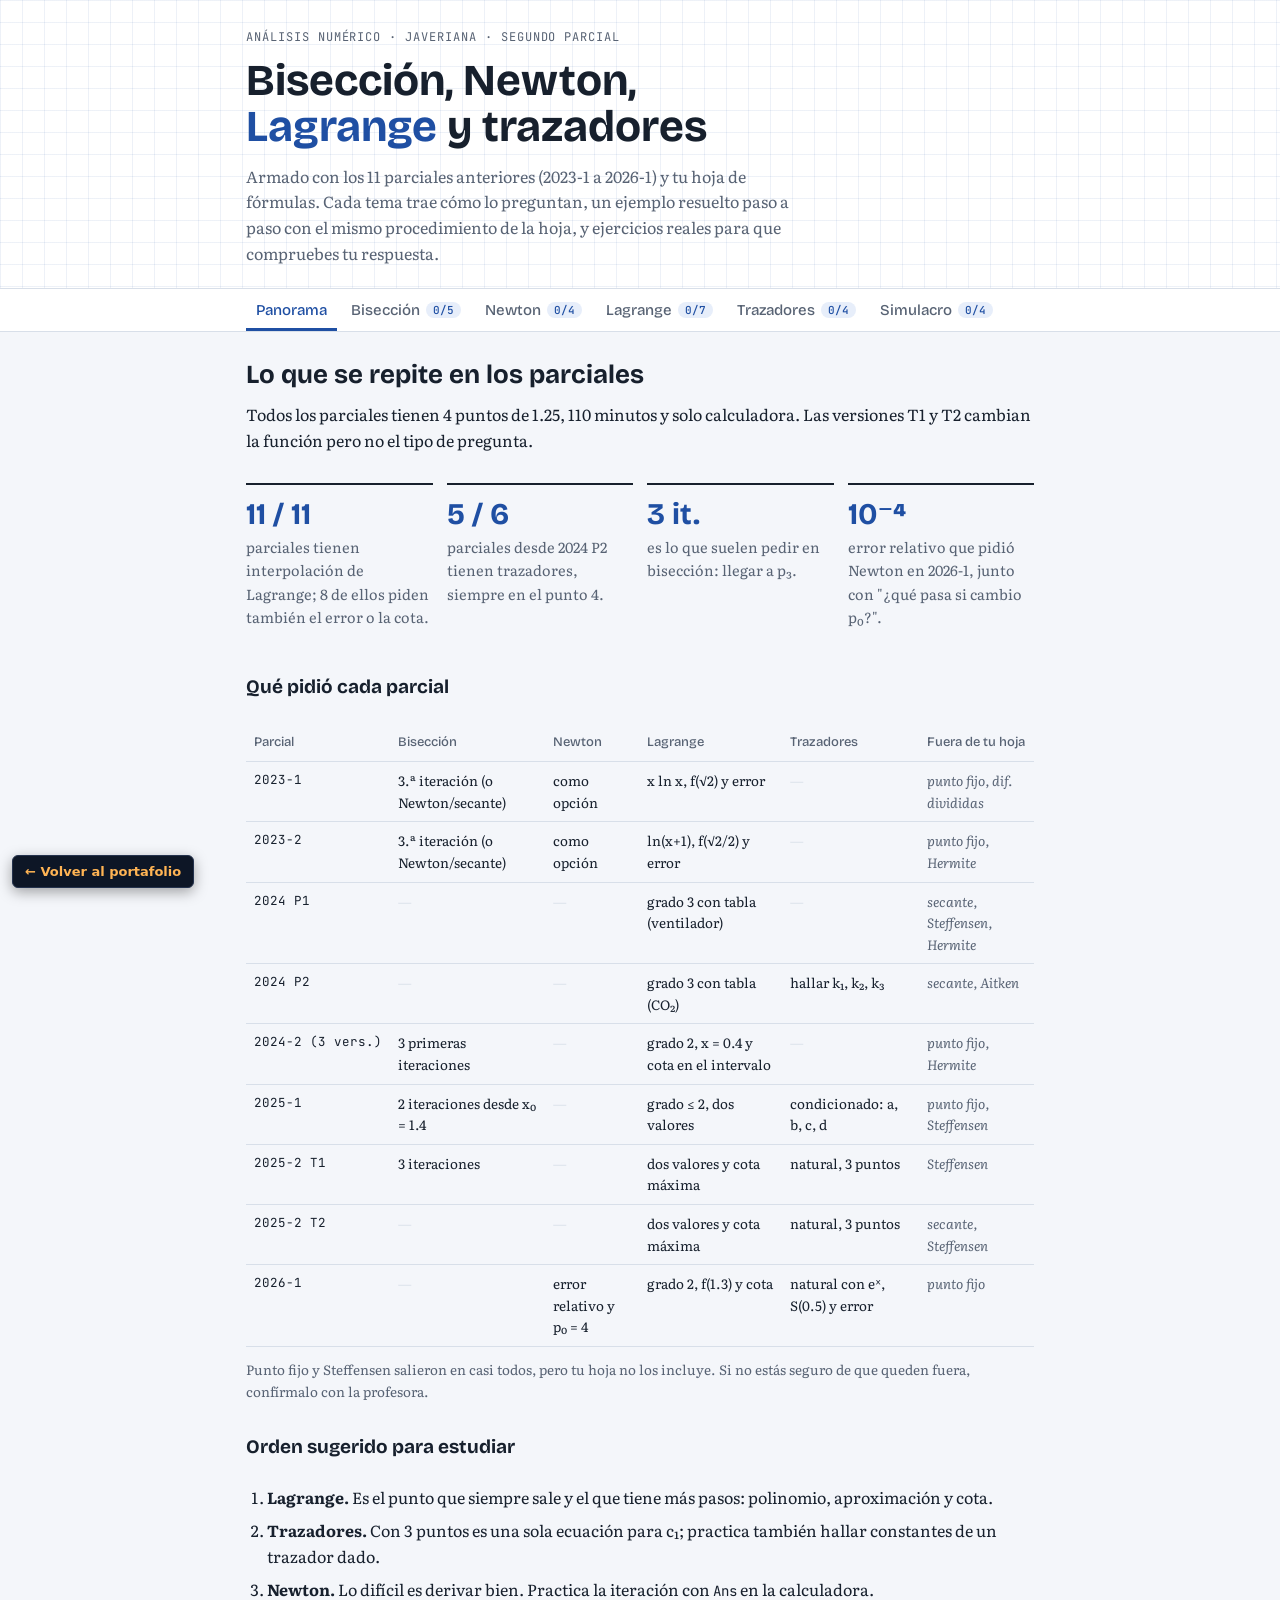
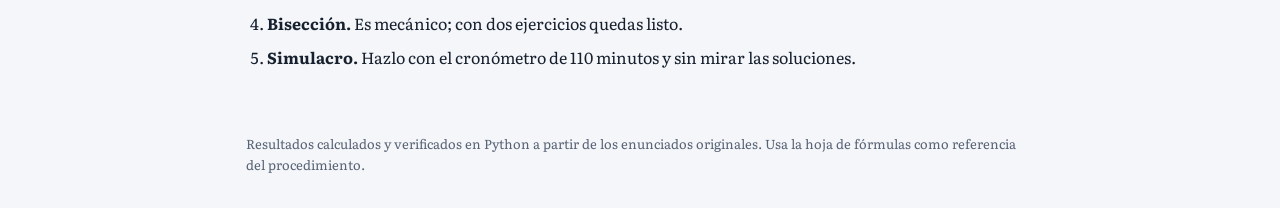
<file: guias/parcial2-analisis-numerico/index.html>
<!doctype html><html><head><meta charset=utf8><meta name=viewport content="width=device-width,initial-scale=1,viewport-fit=cover"><style>:root{color-scheme:light;box-sizing:border-box;padding-top:env(safe-area-inset-top,0px);padding-bottom:env(safe-area-inset-bottom,0px)}html{scroll-padding-top:env(safe-area-inset-top,0px)}body{margin:0;padding:0;font:14px -apple-system,BlinkMacSystemFont,sans-serif;background:#fff;color:#000}img{max-width:100%}[hidden]:not([hidden=until-found i]){display:none!important}</style></head><body>
<a href="../../#guias" class="jd-back" style="position:fixed;left:12px;bottom:12px;z-index:2147483000;font:600 13px/1 'IBM Plex Sans',system-ui,sans-serif;background:#0d1626;color:#ffb454;border:1px solid #24324d;padding:9px 12px;border-radius:6px;text-decoration:none;box-shadow:0 4px 14px rgba(0,0,0,.35)">&larr; Volver al portafolio</a>
<title>Parcial 2 AN</title>
<meta name="claude:viewport-fit-sides" content="cover">
<link rel="preconnect" href="https://fonts.googleapis.com">
<link rel="preconnect" href="https://fonts.gstatic.com" crossorigin>
<link rel="stylesheet" href="https://fonts.googleapis.com/css2?family=Bricolage+Grotesque:opsz,wght@12..96,500;12..96,700&family=Literata:ital,opsz,wght@0,7..72,400;0,7..72,600;1,7..72,400&family=JetBrains+Mono:wght@400;600&display=swap">
<style>
/* Layout: cuaderno cuadriculado — cabecera con retícula, pestañas fijas por tema, columna de lectura de ~70ch */
:root{
  --paper:#f4f6fa; --surface:#ffffff; --ink:#17202d; --muted:#586374; --line:#d8dfe9;
  --grid:rgba(31,79,163,.08); --accent:#1f4fa3; --accent-soft:#e7eefa;
  --pencil:#b42318; --pencil-soft:#fcebe9; --ok:#1b7447; --ok-soft:#e2f3e9;
  --f-display:"Bricolage Grotesque", "Segoe UI", system-ui, sans-serif;
  --f-body:"Literata", Georgia, "Times New Roman", serif;
  --f-mono:"JetBrains Mono", ui-monospace, Consolas, monospace;
}
@media (prefers-color-scheme: dark){ :root:not([data-theme="light"]){
  --paper:#0f141c; --surface:#161d28; --ink:#e5eaf1; --muted:#9ba7b7; --line:#283241;
  --grid:rgba(130,165,235,.07); --accent:#93b4f2; --accent-soft:#1b2940;
  --pencil:#f19083; --pencil-soft:#35201f; --ok:#73d3a0; --ok-soft:#14302a; color-scheme:dark }}
:root[data-theme="dark"]{
  --paper:#0f141c; --surface:#161d28; --ink:#e5eaf1; --muted:#9ba7b7; --line:#283241;
  --grid:rgba(130,165,235,.07); --accent:#93b4f2; --accent-soft:#1b2940;
  --pencil:#f19083; --pencil-soft:#35201f; --ok:#73d3a0; --ok-soft:#14302a; color-scheme:dark }

*{box-sizing:border-box}
body{background:var(--paper);color:var(--ink);font-family:var(--f-body);font-size:16px;line-height:1.6}
body::before{content:"";position:fixed;inset:0 0 auto;height:env(safe-area-inset-top,0px);z-index:10;background:var(--surface)}
.wrap{max-width:820px;margin:0 auto;padding-left:max(16px,env(safe-area-inset-left,0px));padding-right:max(16px,env(safe-area-inset-right,0px))}
header.top{background-color:var(--surface);background-image:linear-gradient(var(--grid) 1px,transparent 1px),linear-gradient(90deg,var(--grid) 1px,transparent 1px);background-size:22px 22px;border-bottom:1px solid var(--line)}
header.top .wrap{padding-block:28px 22px}
.eyebrow{font-family:var(--f-mono);font-size:12px;letter-spacing:.08em;text-transform:uppercase;color:var(--muted)}
h1{font-family:var(--f-display);font-weight:700;font-size:clamp(30px,6vw,44px);line-height:1.05;margin:.25em 0 .3em;text-wrap:balance}
h1 span{color:var(--accent)}
.lede{color:var(--muted);max-width:62ch;margin:0}
nav.tabs{position:sticky;top:env(safe-area-inset-top,0px);z-index:5;background:var(--surface);border-bottom:1px solid var(--line)}
nav.tabs .wrap{display:flex;gap:4px;overflow-x:auto;scrollbar-width:none}
nav.tabs .wrap::-webkit-scrollbar{display:none}
.tab{font-family:var(--f-display);font-weight:500;font-size:15px;background:none;border:0;border-bottom:3px solid transparent;color:var(--muted);padding:12px 10px 9px;cursor:pointer;white-space:nowrap;display:flex;gap:6px;align-items:center}
.tab:hover{color:var(--ink)}
.tab[aria-selected="true"]{color:var(--accent);border-bottom-color:var(--accent)}
.tab:focus-visible,button:focus-visible,input:focus-visible,summary:focus-visible{outline:2px solid var(--accent);outline-offset:2px}
.count{font-family:var(--f-mono);font-size:11px;background:var(--accent-soft);color:var(--accent);border-radius:99px;padding:1px 7px}
main .wrap{padding-block:28px 64px}
section.panel{display:flex;flex-direction:column;gap:30px}
h2{font-family:var(--f-display);font-weight:700;font-size:26px;line-height:1.15;margin:0;text-wrap:balance}
h3{font-family:var(--f-display);font-weight:700;font-size:19px;margin:0 0 10px;text-wrap:balance}
p{margin:0}
.block{display:flex;flex-direction:column;gap:12px}
ul.plain{margin:0;padding-left:1.2em;display:flex;flex-direction:column;gap:6px}
.m,code{font-family:var(--f-mono);font-size:.88em;white-space:nowrap}
.src{font-family:var(--f-mono);font-size:11.5px;letter-spacing:.03em;border:1px solid var(--line);border-radius:4px;padding:1px 6px;color:var(--muted);white-space:nowrap}
.scroll{overflow-x:auto;max-width:100%}
table{border-collapse:collapse;font-size:14px}
table.it{font-family:var(--f-mono);font-variant-numeric:tabular-nums;font-size:13px;min-width:100%}
table.it th,table.it td{border-bottom:1px solid var(--line);padding:6px 10px;text-align:right;white-space:nowrap}
table.it th{font-family:var(--f-display);font-weight:500;color:var(--muted);text-align:right}
table.it tr.ans td{background:var(--accent-soft);color:var(--accent);font-weight:600}
.pos{color:var(--ok)} .neg{color:var(--pencil)}
/* panorama */
table.pano{width:100%;min-width:640px;font-size:13.5px}
table.pano th,table.pano td{border-bottom:1px solid var(--line);padding:8px 8px;vertical-align:top;text-align:left}
table.pano th{font-family:var(--f-display);font-weight:500;color:var(--muted);font-size:13px}
table.pano td:first-child{font-family:var(--f-mono);font-size:12.5px;white-space:nowrap;color:var(--ink)}
table.pano td.no{color:var(--line)}
table.pano td.out{color:var(--muted);font-style:italic}
.chipnum{font-family:var(--f-display);font-weight:700;font-size:30px;line-height:1;color:var(--accent)}
.facts{display:grid;grid-template-columns:repeat(auto-fit,minmax(170px,1fr));gap:14px}
.fact{display:flex;flex-direction:column;gap:6px;padding:14px 0;border-top:2px solid var(--ink)}
.fact p{font-size:14.5px;color:var(--muted)}
ol.plan{margin:0;padding-left:1.3em;display:flex;flex-direction:column;gap:8px}
/* callouts */
.ojo{background:var(--pencil-soft);border-radius:8px;padding:16px 18px;display:flex;flex-direction:column;gap:8px}
.ojo h3{color:var(--pencil);margin:0}
.ojo ul{margin:0;padding-left:1.2em;display:flex;flex-direction:column;gap:6px}
/* stepper */
.example{background:var(--surface);border:1px solid var(--line);border-radius:10px;padding:20px;display:flex;flex-direction:column;gap:16px}
.statement{font-size:15.5px}
.steps{display:flex;flex-direction:column;gap:0;margin:0;padding:0;list-style:none;counter-reset:st}
.step{display:grid;grid-template-columns:30px minmax(0,1fr);gap:12px;padding:14px 0;border-top:1px dashed var(--line)}
.step::before{counter-increment:st;content:counter(st);font-family:var(--f-mono);font-size:13px;font-weight:600;width:26px;height:26px;border-radius:50%;display:grid;place-items:center;background:var(--accent-soft);color:var(--accent)}
.step .body{min-width:0;display:flex;flex-direction:column;gap:8px}
.step .t{font-family:var(--f-display);font-weight:700;font-size:16px}
.step .calc{font-family:var(--f-mono);font-size:13.5px;line-height:1.75;background:var(--paper);border-radius:6px;padding:10px 12px;overflow-x:auto;white-space:pre}
.row{display:flex;flex-wrap:wrap;gap:10px;align-items:center}
.btn{font-family:var(--f-display);font-weight:500;font-size:14.5px;border-radius:7px;padding:8px 14px;cursor:pointer;border:1px solid var(--accent);background:var(--accent);color:var(--surface)}
.btn.ghost{background:transparent;color:var(--accent)}
.btn[disabled]{opacity:.45;cursor:default}
.tiny{font-size:13.5px;color:var(--muted)}
/* practice */
.practice{display:flex;flex-direction:column;gap:14px}
.prob{background:var(--surface);border:1px solid var(--line);border-radius:10px;padding:18px;display:flex;flex-direction:column;gap:12px}
.prob.done{border-color:var(--ok)}
.prob header{display:flex;justify-content:space-between;gap:10px;align-items:center;flex-wrap:wrap}
.prob .pid{font-family:var(--f-display);font-weight:700}
.badge{font-family:var(--f-mono);font-size:11.5px;color:var(--ok);background:var(--ok-soft);border-radius:99px;padding:2px 9px}
.check{display:flex;flex-wrap:wrap;gap:8px;align-items:center}
.check label{font-family:var(--f-mono);font-size:14px}
.check input{font-family:var(--f-mono);font-size:14px;width:11em;max-width:100%;padding:7px 9px;border:1px solid var(--line);border-radius:6px;background:var(--paper);color:var(--ink)}
.fb{font-size:14px}
.fb.good{color:var(--ok)} .fb.bad{color:var(--pencil)}
details{border-top:1px solid var(--line);padding-top:10px}
details summary{cursor:pointer;font-family:var(--f-display);font-weight:500;color:var(--accent);font-size:14.5px}
details .in{padding-top:10px;display:flex;flex-direction:column;gap:10px;font-size:15px}
.calc2{font-family:var(--f-mono);font-size:13px;line-height:1.75;background:var(--paper);border-radius:6px;padding:10px 12px;overflow-x:auto;white-space:pre}
/* timer */
.timer{display:flex;flex-wrap:wrap;gap:14px;align-items:center;background:var(--surface);border:1px solid var(--line);border-radius:10px;padding:16px 18px}
.clock{font-family:var(--f-mono);font-variant-numeric:tabular-nums;font-size:34px;font-weight:600;letter-spacing:.02em;min-width:5.2ch}
.clock.low{color:var(--pencil)}
footer{color:var(--muted);font-size:13px}
@media (prefers-reduced-motion:no-preference){.step.new{animation:in .25s ease-out}@keyframes in{from{transform:translateY(4px)}to{transform:none}}}
@media (max-width:520px){.example,.prob{padding:14px}.step{grid-template-columns:26px minmax(0,1fr);gap:8px}h2{font-size:23px}}
</style>

<header class="top"><div class="wrap">
  <div class="eyebrow">Análisis Numérico · Javeriana · Segundo parcial</div>
  <h1>Bisección, Newton, <span>Lagrange</span> y trazadores</h1>
  <p class="lede">Armado con los 11 parciales anteriores (2023-1 a 2026-1) y tu hoja de fórmulas. Cada tema trae cómo lo preguntan, un ejemplo resuelto paso a paso con el mismo procedimiento de la hoja, y ejercicios reales para que compruebes tu respuesta.</p>
</div></header>

<nav class="tabs" aria-label="Temas"><div class="wrap" role="tablist" id="tabs"></div></nav>

<main><div class="wrap" id="main"></div></main>

<script>
const TOPICS = [
  {id:'panorama', name:'Panorama'},
  {id:'biseccion', name:'Bisección'},
  {id:'newton', name:'Newton'},
  {id:'lagrange', name:'Lagrange'},
  {id:'trazadores', name:'Trazadores'},
  {id:'simulacro', name:'Simulacro'}
];

const PANORAMA = `
<section class="panel" id="panorama" role="tabpanel">
  <div class="block">
    <h2>Lo que se repite en los parciales</h2>
    <p>Todos los parciales tienen 4 puntos de 1.25, 110 minutos y solo calculadora. Las versiones T1 y T2 cambian la función pero no el tipo de pregunta.</p>
  </div>
  <div class="facts">
    <div class="fact"><span class="chipnum">11 / 11</span><p>parciales tienen interpolación de Lagrange; 8 de ellos piden también el error o la cota.</p></div>
    <div class="fact"><span class="chipnum">5 / 6</span><p>parciales desde 2024 P2 tienen trazadores, siempre en el punto 4.</p></div>
    <div class="fact"><span class="chipnum">3 it.</span><p>es lo que suelen pedir en bisección: llegar a p₃.</p></div>
    <div class="fact"><span class="chipnum">10⁻⁴</span><p>error relativo que pidió Newton en 2026-1, junto con "¿qué pasa si cambio p₀?".</p></div>
  </div>
  <div class="block">
    <h3>Qué pidió cada parcial</h3>
    <div class="scroll"><table class="pano">
      <thead><tr><th>Parcial</th><th>Bisección</th><th>Newton</th><th>Lagrange</th><th>Trazadores</th><th>Fuera de tu hoja</th></tr></thead>
      <tbody>
        <tr><td>2023-1</td><td>3.ª iteración (o Newton/secante)</td><td>como opción</td><td>x ln x, f(√2) y error</td><td class="no">—</td><td class="out">punto fijo, dif. divididas</td></tr>
        <tr><td>2023-2</td><td>3.ª iteración (o Newton/secante)</td><td>como opción</td><td>ln(x+1), f(√2/2) y error</td><td class="no">—</td><td class="out">punto fijo, Hermite</td></tr>
        <tr><td>2024 P1</td><td class="no">—</td><td class="no">—</td><td>grado 3 con tabla (ventilador)</td><td class="no">—</td><td class="out">secante, Steffensen, Hermite</td></tr>
        <tr><td>2024 P2</td><td class="no">—</td><td class="no">—</td><td>grado 3 con tabla (CO₂)</td><td>hallar k₁, k₂, k₃</td><td class="out">secante, Aitken</td></tr>
        <tr><td>2024-2 (3 vers.)</td><td>3 primeras iteraciones</td><td class="no">—</td><td>grado 2, x = 0.4 y cota en el intervalo</td><td class="no">—</td><td class="out">punto fijo, Hermite</td></tr>
        <tr><td>2025-1</td><td>2 iteraciones desde x₀ = 1.4</td><td class="no">—</td><td>grado ≤ 2, dos valores</td><td>condicionado: a, b, c, d</td><td class="out">punto fijo, Steffensen</td></tr>
        <tr><td>2025-2 T1</td><td>3 iteraciones</td><td class="no">—</td><td>dos valores y cota máxima</td><td>natural, 3 puntos</td><td class="out">Steffensen</td></tr>
        <tr><td>2025-2 T2</td><td class="no">—</td><td class="no">—</td><td>dos valores y cota máxima</td><td>natural, 3 puntos</td><td class="out">secante, Steffensen</td></tr>
        <tr><td>2026-1</td><td class="no">—</td><td>error relativo y p₀ = 4</td><td>grado 2, f(1.3) y cota</td><td>natural con eˣ, S(0.5) y error</td><td class="out">punto fijo</td></tr>
      </tbody>
    </table></div>
    <p class="tiny">Punto fijo y Steffensen salieron en casi todos, pero tu hoja no los incluye. Si no estás seguro de que queden fuera, confírmalo con la profesora.</p>
  </div>
  <div class="block">
    <h3>Orden sugerido para estudiar</h3>
    <ol class="plan">
      <li><b>Lagrange.</b> Es el punto que siempre sale y el que tiene más pasos: polinomio, aproximación y cota.</li>
      <li><b>Trazadores.</b> Con 3 puntos es una sola ecuación para c₁; practica también hallar constantes de un trazador dado.</li>
      <li><b>Newton.</b> Lo difícil es derivar bien. Practica la iteración con <span class="m">Ans</span> en la calculadora.</li>
      <li><b>Bisección.</b> Es mecánico; con dos ejercicios quedas listo.</li>
      <li><b>Simulacro.</b> Hazlo con el cronómetro de 110 minutos y sin mirar las soluciones.</li>
    </ol>
  </div>
</section>`;

const DATA = {
biseccion:{
  title:'Método de bisección',
  how:`<ul class="plain">
    <li>"Determine la <b>tercera iteración</b>" o "las <b>tres primeras iteraciones</b>" en un intervalo dado: llegas hasta p₃. <span class="src">2023-1</span> <span class="src">2023-2</span> <span class="src">2024-2</span> <span class="src">2025-2 T1</span></li>
    <li>"Bisección o secante": escoge bisección, solo exige signos.</li>
    <li>Con punto de partida dado: "dos iteraciones a partir de x₀ = 1.4". Ese valor es p₁ y desde ahí sigues la regla de signos. <span class="src">2025-1</span></li>
  </ul>`,
  ex:{src:'2025-2 T1', statement:'Encuentre una raíz de <span class="m">f(x) = cos(x) − x</span> en <span class="m">[0.5, 1]</span> usando bisección con 3 iteraciones. Calculadora en <b>radianes</b>.',
  steps:[
   {t:'Revisar signos en los extremos', h:`<div class="calc">f(a) = f(0.5) = cos(0.5) − 0.5 = <span class="pos">+0.377583</span>
f(b) = f(1)   = cos(1)   − 1   = <span class="neg">−0.459698</span></div><p>Hay cambio de signo, así que hay una raíz en el intervalo.</p>`},
   {t:'Iteración 1', h:`<div class="calc">p₁ = (0.5 + 1)/2 = 0.75
f(0.75) = <span class="neg">−0.018311</span></div><p>f(p₁) tiene el mismo signo que f(b), así que se escogen a y p: el nuevo intervalo es <span class="m">[0.5, 0.75]</span>. No hay error todavía porque no existe p₀.</p>`},
   {t:'Iteración 2', h:`<div class="calc">p₂ = (0.5 + 0.75)/2 = 0.625
f(0.625) = <span class="pos">+0.185963</span>
E₂ = |p₂ − p₁| = |0.625 − 0.75| = 0.125</div><p>Mismo signo que f(a): se escogen p y b. Nuevo intervalo <span class="m">[0.625, 0.75]</span>.</p>`},
   {t:'Iteración 3', h:`<div class="calc">p₃ = (0.625 + 0.75)/2 = 0.6875
f(0.6875) = <span class="pos">+0.085335</span>
E₃ = |0.6875 − 0.625| = 0.0625</div>`},
   {t:'Tabla final y respuesta', h:`<div class="scroll"><table class="it"><thead><tr><th>n</th><th>a</th><th>b</th><th>pₙ</th><th>f(pₙ)</th><th>Eₙ</th></tr></thead><tbody>
<tr><td>1</td><td>0.5</td><td>1</td><td>0.75</td><td class="neg">−0.018311</td><td>—</td></tr>
<tr><td>2</td><td>0.5</td><td>0.75</td><td>0.625</td><td class="pos">+0.185963</td><td>0.125</td></tr>
<tr class="ans"><td>3</td><td>0.625</td><td>0.75</td><td>0.6875</td><td>+0.085335</td><td>0.0625</td></tr></tbody></table></div>
<p><b>Respuesta: p₃ = 0.6875.</b> Comprobación rápida: b − a vale 0.5, 0.25, 0.125, siempre la mitad. La cota teórica es <span class="m">(b − a)/2³ = 0.0625</span>; la raíz real es 0.739085 y el error real 0.0516 queda por debajo.</p>`},
   {t:'Si además piden cuántas iteraciones para ε = 10⁻³', h:`<p>Cada iteración parte el intervalo por la mitad, así que después de n iteraciones el error es como mucho (b − a)/2ⁿ. Se pide que eso sea menor o igual que ε y se despeja n con logaritmos:</p><div class="calc">(b − a)/2ⁿ ≤ ε
2ⁿ ≥ (b − a)/ε                 (paso 2ⁿ a un lado y ε al otro)
n·ln 2 ≥ ln((b − a)/ε)        (ln a ambos lados; ln(2ⁿ) = n·ln 2)
n ≥ ln((b − a)/ε) / ln 2</div><p>Con los números, usando el intervalo <b>original</b> [0.5, 1]:</p><div class="calc">b − a = 1 − 0.5 = 0.5
(b − a)/ε = 0.5 / 0.001 = 500
ln(500) = 6.214608
ln(2)   = 0.693147
n ≥ 6.214608 / 0.693147 = 8.9658   →   n = 9

Calculadora:  ln(500) ÷ ln(2) =</div><p>Se redondea siempre hacia arriba, porque n tiene que ser entero y con 8 no alcanza. Comprobación: 0.5/2⁸ = 0.00195 (no sirve, es mayor que 0.001) y 0.5/2⁹ = 0.000977 (sí sirve).</p>`}
  ]},
  ojo:['Los nuevos a y b son valores de <b>x</b> (los p), nunca los resultados de f.','Con sen y cos la calculadora va en radianes. Es el error más común en este punto.','En la iteración 1 no hay error. Eₙ = |pₙ − pₙ₋₁| empieza en la iteración 2.','Si el enunciado da un punto de partida (x₀ = 1.4), ese es p₁ aunque no sea el punto medio.'],
  practice:[
   {id:'b1', src:'2024-2', q:'Mediante bisección encuentre las tres primeras iteraciones para <span class="m">sen(x) − e<sup>−x</sup> = 0</span> en <span class="m">3 ≤ x ≤ 4</span>.', label:'p₃ =', ans:3.125, tol:1e-4,
    hint:'f(3) es positivo y f(4) negativo. Mira a qué extremo se parece el signo de f(p) en cada paso.',
    sol:`<div class="calc2">f(3) = +0.091333   f(4) = −0.775118
p₁ = 3.5     f(p₁) = −0.380981  → [3, 3.5]
p₂ = 3.25    f(p₂) = −0.146969  → [3, 3.25]    E₂ = 0.25
p₃ = 3.125   f(p₃) = −0.027345                 E₃ = 0.125</div><p>La raíz está muy cerca de π porque e<sup>−x</sup> es pequeño ahí.</p>`},
   {id:'b2', src:'2025-1', q:'Encuentre mediante bisección un cero de <span class="m">f(x) = x² − 10cos(x)</span> para <span class="m">1 ≤ x ≤ 2</span>. Use dos iteraciones a partir de <span class="m">x₀ = 1.4</span>.', label:'p₃ =', ans:1.3, tol:1e-4,
    hint:'1.4 hace de p₁. Evalúa f(1), f(2) y f(1.4) y decide con la regla de signos.',
    sol:`<div class="calc2">f(1) = −4.403023   f(2) = +8.161468
p₁ = 1.4   f(p₁) = +0.260329  mismo signo que f(b) → [1, 1.4]
p₂ = 1.2   f(p₂) = −2.183578  → [1.2, 1.4]       E = 0.2
p₃ = 1.3   f(p₃) = −0.984988                     E = 0.1</div><p>Las dos iteraciones después de 1.4 son 1.2 y 1.3. La raíz real es 1.379365, por eso conviene escribir la tabla completa.</p>`},
   {id:'b3', src:'2023-1', q:'Determine la tercera iteración de bisección para <span class="m">ln(x) − x² + 4x − 4 = 0</span> en <span class="m">[1, 2]</span>.', label:'p₃ =', ans:1.375, tol:1e-4,
    hint:'f(1) = −1 y f(2) = ln 2 > 0.',
    sol:`<div class="calc2">f(1) = −1         f(2) = +0.693147
p₁ = 1.5     f = +0.155465  → [1, 1.5]
p₂ = 1.25    f = −0.339356  → [1.25, 1.5]
p₃ = 1.375   f = −0.072171</div>`},
   {id:'b4', src:'2023-2', q:'Determine la tercera iteración de bisección para <span class="m">e<sup>x</sup> − x² + 3x − 2 = 0</span> en <span class="m">[0, 1]</span>.', label:'p₃ =', ans:0.375, tol:1e-4,
    hint:'f(0) = 1 − 0 + 0 − 2 = −1.',
    sol:`<div class="calc2">f(0) = −1          f(1) = +2.718282
p₁ = 0.5     f = +0.898721  → [0, 0.5]
p₂ = 0.25    f = −0.028475  → [0.25, 0.5]
p₃ = 0.375   f = +0.439366</div>`},
   {id:'b5', src:'2024-2 T2', q:'Encuentre las tres primeras iteraciones de bisección para <span class="m">e<sup>x</sup> − 3x² = 0</span> en <span class="m">0 ≤ x ≤ 2</span>.', label:'p₃ =', ans:0.75, tol:1e-4,
    hint:'Aquí f(a) es positivo y f(b) negativo, al revés de otros ejercicios. La regla es la misma.',
    sol:`<div class="calc2">f(0) = +1          f(2) = −4.610944
p₁ = 1      f = −0.281718  → [0, 1]
p₂ = 0.5    f = +0.898721  → [0.5, 1]
p₃ = 0.75   f = +0.429500</div>`}
  ]
},
newton:{
  title:'Método de Newton-Raphson',
  how:`<ul class="plain">
    <li>Iterar desde un p₀ dado hasta que el <b>error relativo</b> sea menor a 10⁻⁴, y explicar qué pasa con otro p₀. <span class="src">2026-1</span></li>
    <li>"Utilizando Bisección, Newton o Secante determine la tercera iteración": Newton vale y converge mucho más rápido, pero hay que derivar. <span class="src">2023-1</span> <span class="src">2023-2</span></li>
  </ul>`,
  ex:{src:'2026-1', statement:'Dada <span class="m">f(x) = x² e<sup>−x/2</sup> − 1</span>: (a) aproxime la raíz en <span class="m">[1, 2]</span> con <span class="m">p₀ = 1.5</span> hasta que el error relativo aproximado sea menor a <span class="m">1×10⁻⁴</span>. (b) ¿Qué pasaría si se elige <span class="m">p₀ = 4</span>?',
  steps:[
   {t:'Derivar con regla del producto', h:`<div class="calc">u = x²        u′ = 2x
v = e^(−x/2)  v′ = −½·e^(−x/2)    (derivada de lo de adentro: −½)

f′(x) = 2x·e^(−x/2) − ½x²·e^(−x/2) = e^(−x/2)·(2x − x²/2)</div>`},
   {t:'Armar la fórmula para la calculadora', h:`<div class="calc">x_{i+1} = x_i − (x_i²·e^(−x_i/2) − 1) / (e^(−x_i/2)·(2x_i − x_i²/2))

1.5  =
Ans − (Ans²·e^(−Ans/2) − 1) ÷ (e^(−Ans/2)·(2Ans − Ans²/2))   =  =  = …</div><p>Anota cada resultado con todas las cifras antes de volver a presionar =.</p>`},
   {t:'Iteración 1', h:`<div class="calc">f(1.5)  = 0.0628247437
f′(1.5) = 0.8856872864
x₁ = 1.5 − 0.0628247437/0.8856872864 = 1.4290666755
E_rel = |1.4290666755 − 1.5| / 1.4290666755 = 4.96×10⁻²   (sigue)</div>`},
   {t:'Iteración 2', h:`<div class="calc">f(x₁)  = −0.0004901042
f′(x₁) =  0.8990739702
x₂ = 1.4296117966
E_rel = 3.81×10⁻⁴   (todavía mayor que 10⁻⁴, sigue)</div><p>Aquí es fácil parar antes de tiempo: 3.81×10⁻⁴ no es menor que 1×10⁻⁴.</p>`},
   {t:'Iteración 3 y respuesta', h:`<div class="scroll"><table class="it"><thead><tr><th>i</th><th>xᵢ</th><th>f(xᵢ)</th><th>f′(xᵢ)</th><th>xᵢ₊₁</th><th>E_rel</th></tr></thead><tbody>
<tr><td>0</td><td>1.5</td><td>0.0628247</td><td>0.8856873</td><td>1.4290666755</td><td>4.96e−2</td></tr>
<tr><td>1</td><td>1.4290666755</td><td>−0.0004901</td><td>0.8990740</td><td>1.4296117966</td><td>3.81e−4</td></tr>
<tr class="ans"><td>2</td><td>1.4296117966</td><td>−0.0000000253</td><td>0.8989812</td><td>1.4296118247</td><td>1.97e−8</td></tr></tbody></table></div>
<p><b>Respuesta: p ≈ 1.4296118247</b>, con 3 iteraciones.</p>`},
   {t:'Parte (b): p₀ = 4', h:`<div class="calc">f(4)  = 16·e^(−2) − 1 = 1.165365
f′(4) = e^(−2)·(2·4 − 16/2) = e^(−2)·0 = 0</div><p>La fórmula divide por cero. En x = 4 la función tiene un máximo (una cresta): la tangente es horizontal y nunca corta el eje x, así que el método no puede arrancar. Con un p₀ cercano a 4, f′ ≈ 0 y x₁ sale disparado lejos del intervalo; el método no converge a la raíz de [1, 2].</p>`}
  ]},
  ojo:['La "tercera iteración" es x₃. x₀ es la iteración 0.','El error relativo divide por el valor nuevo |xᵢ₊₁|.','En e^(u) multiplica por u′. Con e^(−x/2) ese factor es −½ y se olvida mucho.','Nunca escojas p₀ donde f′(p₀) = 0. Si te preguntan por otro p₀, evalúa f y f′ ahí y comenta qué pasa.'],
  practice:[
   {id:'n1', src:'práctica', q:'Use Newton para <span class="m">f(x) = cos(x) − x</span> con <span class="m">x₀ = 0.75</span> hasta que <span class="m">|xᵢ₊₁ − xᵢ| < 10⁻⁶</span>.', label:'raíz =', ans:0.7390851332, tol:1e-6,
    hint:'f′(x) = −sen(x) − 1. Es la misma función de la bisección; compara cuánto más rápido llega.',
    sol:`<div class="calc2">x₁ = 0.7391111388   E = 1.09e−2
x₂ = 0.7390851334   E = 2.60e−5
x₃ = 0.7390851332   E = 1.49e−10  &lt; 10⁻⁶</div><p>Con bisección, en 3 iteraciones llegabas a 0.6875; Newton tiene 9 cifras correctas.</p>`},
   {id:'n2', src:'2023-1', q:'Determine la tercera iteración de Newton para <span class="m">ln(x) − x² + 4x − 4 = 0</span> con <span class="m">x₀ = 1.5</span>.', label:'x₃ =', ans:1.4123911717, tol:1e-6,
    hint:'f′(x) = 1/x − 2x + 4.',
    sol:`<div class="calc2">x₀ = 1.5           f = 0.1554651   f′ = 1.6666667
x₁ = 1.4067209351   f = −0.0107186  f′ = 1.8974312
x₂ = 1.4123699573   f = −0.0000400  f′ = 1.8832899
x₃ = 1.4123911717</div>`},
   {id:'n3', src:'2025-1', q:'Use Newton para <span class="m">f(x) = x² − 10cos(x)</span> con <span class="m">x₀ = 1.5</span> hasta <span class="m">|xᵢ₊₁ − xᵢ| < 10⁻⁶</span>.', label:'raíz =', ans:1.3793645942, tol:1e-6,
    hint:'f′(x) = 2x + 10 sen(x). La derivada de −10cos x es +10 sen x.',
    sol:`<div class="calc2">x₁ = 1.3811072105   E = 1.19e−1
x₂ = 1.3793650638   E = 1.74e−3
x₃ = 1.3793645942   E = 4.70e−7  &lt; 10⁻⁶</div>`},
   {id:'n4', src:'2026-1', q:'Use Newton para <span class="m">f(x) = ln(x) + x − 3</span> con <span class="m">x₀ = 2.5</span> hasta <span class="m">|xᵢ₊₁ − xᵢ| < 10⁻⁶</span>.', label:'raíz =', ans:2.2079400316, tol:1e-6,
    hint:'f′(x) = 1/x + 1. Cuidado con el criterio de parada en la iteración 3.',
    sol:`<div class="calc2">x₁ = 2.2026494772   E = 2.97e−1
x₂ = 2.2079380509   E = 5.29e−3
x₃ = 2.2079400316   E = 1.98e−6   (no es menor que 10⁻⁶)
x₄ = 2.2079400316   E = 2.8e−13   &lt; 10⁻⁶</div><p>La respuesta es la misma en pantalla, pero el procedimiento exige justificar con x₄.</p>`}
  ]
},
lagrange:{
  title:'Polinomio de interpolación de Lagrange',
  how:`<ul class="plain">
    <li><b>Grado 2 con 3 nodos y una función dada:</b> construir P₂(x), aproximar 1 o 2 valores y dar la cota de error, en el punto (caso A de tu hoja) o máxima en el intervalo (caso B). <span class="src">casi todos</span></li>
    <li><b>Grado 3 con una tabla de datos:</b> construir P₃ y estimar un valor. Sin función no hay cota. <span class="src">2024 P1</span> <span class="src">2024 P2</span></li>
    <li>Si dan f, compara con el valor real: el error real debe quedar por debajo de la cota.</li>
  </ul>`,
  ex:{src:'2026-1', statement:'Dada <span class="m">f(x) = x ln(x)</span>: (a) construya el polinomio de Lagrange de grado 2 con nodos <span class="m">x₀ = 1, x₁ = 1.5, x₂ = 2</span>; (b) aproxime <span class="m">f(1.3)</span>; (c) dé una cota del error en <span class="m">x = 1.3</span>.',
  steps:[
   {t:'Contar puntos y evaluar f', h:`<div class="calc">3 puntos → grado 2 → para la cota se necesita f‴

f(1)   = 1·ln 1     = 0
f(1.5) = 1.5·ln 1.5 = 0.6081976622
f(2)   = 2·ln 2     = 1.3862943611</div>`},
   {t:'Escribir L₀, L₁, L₂', h:`<div class="calc">L₀ = (x − 1.5)(x − 2) / ((1 − 1.5)(1 − 2))   = (x² − 3.5x + 3) / 0.5
L₁ = (x − 1)(x − 2)   / ((1.5 − 1)(1.5 − 2)) = (x² − 3x + 2)   / (−0.25)
L₂ = (x − 1)(x − 1.5) / ((2 − 1)(2 − 1.5))   = (x² − 2.5x + 1.5) / 0.5</div><p>Arriba van todos los (x − xᵢ) menos el del propio k; abajo lo mismo con x<sub>k</sub> en lugar de x.</p>`},
   {t:'Multiplicar cada Lₖ por f(xₖ)', h:`<div class="calc">f(x₀)·L₀ = 0·L₀ = 0          (este término desaparece)

f(x₁)/(−0.25) = −2.4327906486
  → −2.4327906486x² + 7.2983719459x − 4.8655812973

f(x₂)/0.5 = 2.7725887222
  →  2.7725887222x² − 6.9314718056x + 4.1588830834</div>`},
   {t:'Agrupar términos semejantes', h:`<div class="calc">x²:  −2.4327906486 + 2.7725887222 = 0.3397980736
x :   7.2983719459 − 6.9314718056 = 0.3669001403
c :  −4.8655812973 + 4.1588830834 = −0.7066982139

P₂(x) = 0.3397980736x² + 0.3669001403x − 0.7066982139</div><p>Verifica en un nodo: P₂(2) = 1.3591922944 + 0.7338002806 − 0.7066982139 = 1.3862943611 = f(2). ✓</p>`},
   {t:'Aproximar f(1.3)', h:`<div class="calc">P₂(1.3) = 0.3397980736(1.69) + 0.3669001403(1.3) − 0.7066982139
        = 0.5742587444 + 0.4769701824 − 0.7066982139
        = 0.3445307129

Real: 1.3·ln 1.3 = 0.3410735438     error real = 0.0034571691</div>`},
   {t:'Cota del error en x = 1.3 (caso A)', h:`<div class="calc">f′ = ln x + 1    f″ = 1/x    f‴ = −1/x²    f⁽⁴⁾ = 2/x³

f⁽⁴⁾ nunca es 0 en [1, 2] → f‴ es monótona → M está en un extremo
  g(1) = |−1/1²| = 1
  g(2) = |−1/4|  = 0.25          → M = 1

|E(1.3)| ≤ M/3! · |1.3 − 1|·|1.3 − 1.5|·|1.3 − 2|
         = 1/6 · 0.3 · 0.2 · 0.7 = 0.042/6 = 0.007</div><p>El error real 0.00346 es menor que 0.007. ✓</p>`},
   {t:'Si piden la cota máxima en el intervalo (caso B)', h:`<div class="calc">ω(x)  = (x − 1)(x − 1.5)(x − 2) = x³ − 4.5x² + 6.5x − 3
ω′(x) = 3x² − 9x + 6.5 = 0  →  x = 1.2113248654,  x = 1.7886751346
|ω| en ambos = 0.0481125224 = K

|E(x)| ≤ M/3! · K = 0.0481125224/6 = 0.0080187537</div>`}
  ]},
  ojo:['M puede estar <b>dentro</b> del intervalo. En 2024-2 (e^{2x}cos 3x en [0, 0.6]) f‴ da 46 y 5.60 en los extremos, pero 65.65 en el punto crítico x = 0.2604. Si solo evalúas extremos, la cota sale mal.','En los denominadores calcula cada (xₖ − xᵢ) con xₖ primero, así el signo queda bien.','Si el punto pedido es irracional (√2, √2/2), mete el decimal completo en la calculadora.','Para solo estimar un valor (sin pedir el polinomio) puedes evaluar cada Lₖ en el punto sin expandir. Los Lₖ deben sumar 1.'],
  practice:[
   {id:'l1', src:'2025-2 T1', q:'Sea <span class="m">f(x) = e<sup>x</sup> − 3x</span> en <span class="m">[0, 1]</span>. Con <span class="m">x₀ = 0, x₁ = 0.5, x₂ = 1</span> construya el polinomio de grado ≤ 2, aproxime <span class="m">f(0.65)</span> y <span class="m">f(0.75)</span> y determine la cota de error máxima.', label:'P(0.65) =', ans:-0.0245986871, tol:5e-6,
    hint:'f‴ = eˣ es creciente: M = e. Para la cota máxima, ω(x) = x(x − 0.5)(x − 1).',
    sol:`<div class="calc2">f(0) = 1   f(0.5) = 0.1487212707   f(1) = −0.2817181715
P(x) = 0.8416785741x² − 2.1233967460x + 1

P(0.65) = −0.0245986871     real −0.0344591710   error 0.00986
P(0.75) = −0.1191033613     real −0.1329999834   error 0.01390

M = e = 2.7182818285
ω′ = 3x² − 3x + 0.5 = 0 → x = 0.2113248654, 0.7886751346   K = 0.0481125224
Cota máxima = e/6 · 0.0481125224 = 0.0217972326</div><p>Cotas puntuales por si las piden: 0.0154602 en 0.65 y 0.0212366 en 0.75.</p>`},
   {id:'l2', src:'2023-1', q:'Con <span class="m">f(x) = x ln(x)</span> y nodos <span class="m">1, 3/2, 7/4</span>, construya el polinomio de Lagrange, aproxime <span class="m">f(√2)</span> y acote el error.', label:'P(√2) =', ans:0.4911440908, tol:5e-6,
    hint:'Mismo f‴ = −1/x² del ejemplo, pero el intervalo ahora es [1, 1.75].',
    sol:`<div class="calc2">f(1.5) = 0.6081976622   f(1.75) = 0.9793276288
L₁ denominador = −0.125   L₂ denominador = 0.1875
P(x) = 0.3574993901x² + 0.3226468491x − 0.6801462392

P(1.4142135624) = 0.4911440908   real 0.4901290717   error 0.00101
M = 1 (en x = 1)
Cota = 1/6 · |√2 − 1||√2 − 1.5||√2 − 1.75| = 0.0119318037/6 = 0.0019886339</div>`},
   {id:'l3', src:'2023-2', q:'Con <span class="m">f(x) = ln(x + 1)</span> y nodos <span class="m">0, 1/2, 3/4</span>, construya el polinomio de Lagrange, aproxime <span class="m">f(√2/2)</span> y el error.', label:'P(√2/2) =', ans:0.5354694509, tol:5e-6,
    hint:'f‴ = 2/(x + 1)³ es decreciente: M en x = 0.',
    sol:`<div class="calc2">f(0.5) = 0.4054651081   f(0.75) = 0.5596157879
P(x) = −0.2591033292x² + 0.9404818808x

P(0.7071067812) = 0.5354694509   real 0.5347999967   error 0.000669
M = 2
Cota = 2/6 · 0.0062815665 = 0.0020938555</div>`},
   {id:'l4', src:'2025-1', q:'Sea <span class="m">f(x) = e<sup>−x</sup>cos(x)</span> en <span class="m">[0, 1]</span>. Construya un polinomio de grado ≤ 2 con <span class="m">0, 0.5, 1</span> para aproximar <span class="m">f(0.25)</span> y <span class="m">f(0.75)</span>.', label:'P(0.25) =', ans:0.7493647839, tol:5e-6,
    hint:'f″ = 2e^{−x} sen x y f‴ = 2e^{−x}(cos x − sen x).',
    sol:`<div class="calc2">f(0.5) = 0.5322807302   f(1) = 0.1987661103
P(x) = 0.2684092998x² − 1.0696431890x + 1

P(0.25) = 0.7493647839   real 0.7545897528
P(0.75) = 0.3487478390   real 0.3456253487
f⁽⁴⁾ = −4e^{−x}cos x se anula en π/2, fuera de [0, 1] → M = g(0) = 2
Cota en 0.25 y en 0.75 = 2/6 · 0.046875 = 0.015625</div>`},
   {id:'l5', src:'2024-2', q:'Con <span class="m">f(x) = e<sup>2x</sup>cos(3x)</span> y nodos <span class="m">0, 0.3, 0.6</span>, construya el polinomio de grado 2, aproxime <span class="m">x = 0.4</span> y acote el error en el intervalo.', label:'P(0.4) =', ans:0.7280558487, tol:5e-6,
    hint:'f⁽⁴⁾ = e^{2x}(120 sen 3x − 119 cos 3x) = 0 da tan 3x = 119/120. Ese punto crítico está dentro.',
    sol:`<div class="calc2">f(0.3) = 1.1326472097   f(0.6) = −0.7543375195
P(x) = −11.2201774x² + 3.8082106x + 1
P(0.4) = 0.7280558487   real 0.8064420133   error 0.0784

f‴ = −e^{2x}(46 cos 3x + 9 sen 3x)
g(0) = 46   g(0.6) = 5.5999   g(0.260405) = 65.6522  → M = 65.6522
Cota en 0.4:  65.6522/6 · 0.008 = 0.0875363
Cota máxima:  K = 0.0103923048 → 65.6522/6 · K = 0.1137129</div>`},
   {id:'l6', src:'2024 P1', q:'Vida útil de un ventilador: (25 °C, 95), (40, 75), (50, 63), (60, 54) en miles de horas. Con el polinomio de grado ≤ 3, estime la vida útil a 55 °C.', label:'P(55) =', ans:58.0214285714, tol:1e-4,
    hint:'Solo piden un valor: evalúa cada Lₖ en 55 directamente.',
    sol:`<div class="calc2">L₀(55) = (15)(5)(−5) / (−15)(−25)(−35) = −375/−13125 = 0.0285714
L₁(55) = (30)(5)(−5) / (15)(−10)(−20)   = −750/3000    = −0.25
L₂(55) = (30)(15)(−5) / (25)(10)(−10)   = −2250/−2500  = 0.9
L₃(55) = (30)(15)(5) / (35)(20)(10)     = 2250/7000    = 0.3214286
(suman 1 ✓)

P(55) = 95(0.0285714) + 75(−0.25) + 63(0.9) + 54(0.3214286) = 58.0214 mil horas</div><p>Polinomio completo: P(x) = 0.000276190x³ − 0.026428571x² − 0.506190476x + 119.857142857.</p>`},
   {id:'l7', src:'2024 P2', q:'CO₂: (1800, 280), (1850, 283), (1900, 291), (2000, 370) ppm. Con el polinomio de grado 3 estime 1950 y 2050. (Real en 1950: 310 ppm.)', label:'P(1950) =', ans:316, tol:1e-3,
    hint:'Cambia de variable t = (año − 1800)/50: los nodos quedan 0, 1, 2, 4, igual que en el taller.',
    sol:`<div class="calc2">t = 3 (1950): L₀ = 0.25  L₁ = −1  L₂ = 1.5  L₃ = 0.25
P = 280(0.25) + 283(−1) + 291(1.5) + 370(0.25) = 316 ppm   (error 6 ppm)

t = 5 (2050): L₀ = −1.5  L₁ = 5  L₂ = −5  L₃ = 2.5
P = −420 + 1415 − 1455 + 925 = 465 ppm</div><p>2050 está fuera de los nodos: es extrapolación y es menos confiable. Vale la pena escribirlo en la respuesta.</p>`}
  ]
},
trazadores:{
  title:'Trazadores cúbicos',
  how:`<ul class="plain">
    <li><b>Construir el trazador natural</b> con 3 puntos, o con datos de una función y luego evaluar y calcular el error. <span class="src">2025-2 T1</span> <span class="src">2025-2 T2</span> <span class="src">2026-1</span></li>
    <li><b>Hallar constantes</b> de un trazador dado imponiendo continuidad de S, S′ y S″ en las uniones, o una condición de frontera. <span class="src">2024 P2</span> <span class="src">2025-1</span></li>
    <li>Con 3 puntos la matriz es 3×3 y queda una sola ecuación para c₁.</li>
  </ul>`,
  ex:{src:'2026-1', statement:'Determine el trazador cúbico natural para <span class="m">f(x) = e<sup>x</sup></span> en los nodos <span class="m">0, 1, 2</span>. Evalúelo en <span class="m">x = 0.5</span> y calcule el error absoluto respecto a <span class="m">f(0.5)</span>.',
  steps:[
   {t:'Leer xⱼ, aⱼ y hⱼ', h:`<div class="calc">x₀ = 0   x₁ = 1   x₂ = 2
a₀ = e⁰ = 1   a₁ = e = 2.7182818285   a₂ = e² = 7.3890560989
h₀ = 1 − 0 = 1    h₁ = 2 − 1 = 1

3 puntos → 2 polinomios (S₀ en [0,1], S₁ en [1,2]) → matriz 3×3</div>`},
   {t:'Condición natural', h:`<div class="calc">c₀ = 0    c₂ = 0</div>`},
   {t:'Sistema y ecuación para c₁', h:`<div class="calc">⎡ 1   0   0 ⎤ ⎡c₀⎤   ⎡ 0 ⎤
⎢ 1   4   1 ⎥ ⎢c₁⎥ = ⎢ 3(a₂ − a₁)/h₁ − 3(a₁ − a₀)/h₀ ⎥
⎣ 0   0   1 ⎦ ⎣c₂⎦   ⎣ 0 ⎦

2(h₀ + h₁)c₁ = 3(4.6707742704) − 3(1.7182818285)
         4c₁ = 14.0123228112 − 5.1548454854 = 8.8574773258
          c₁ = 2.2143693315</div>`},
   {t:'Calcular dⱼ y bⱼ', h:`<div class="calc">d₀ = (c₁ − c₀)/(3h₀) = 2.2143693315/3 = 0.7381231105
d₁ = (c₂ − c₁)/(3h₁) = −0.7381231105

b₀ = (a₁ − a₀)/h₀ − (h₀/3)(2c₀ + c₁) = 1.7182818285 − 0.7381231105 = 0.9801587180
b₁ = (a₂ − a₁)/h₁ − (h₁/3)(2c₁ + c₂) = 4.6707742704 − 1.4762462210 = 3.1945280494</div>`},
   {t:'Escribir los trazadores', h:`<div class="calc">S₀(x) = 1 + 0.9801587180x + 0.7381231105x³                       0 ≤ x ≤ 1
S₁(x) = 2.7182818285 + 3.1945280494(x − 1) + 2.2143693315(x − 1)²
        − 0.7381231105(x − 1)³                                     1 ≤ x ≤ 2</div><p>Verifica: S₀(1) = 1 + 0.9801587 + 0.7381231 = 2.7182818 = a₁ ✓ y S₁(2) = 7.3890561 = a₂ ✓.</p>`},
   {t:'Evaluar y error', h:`<div class="calc">0.5 está en [0, 1] → se usa S₀
S₀(0.5) = 1 + 0.4900793590 + 0.0922653888 = 1.5823447478
f(0.5) = e^0.5 = 1.6487212707
Error absoluto = |1.6487212707 − 1.5823447478| = 0.0663765229</div>`}
  ]},
  ojo:['Cada Sⱼ va en potencias de (x − xⱼ), no de x.','En el lado derecho va primero el término del intervalo siguiente (con hⱼ) y luego se resta el del anterior (con hⱼ₋₁).','Para evaluar, ubica primero el intervalo y usa solo ese Sⱼ.','En el condicionado solo cambian la primera y la última fila del sistema. Si dicen f′(x₀) = f′(xₙ) sin dar el valor, esa igualdad es la ecuación extra.'],
  practice:[
   {id:'t1', src:'2025-2 T1', q:'Determine los trazadores cúbicos (naturales) para los puntos <span class="m">(0, 2), (2, 5), (4, 9)</span>.', label:'c₁ =', ans:0.1875, tol:1e-6,
    hint:'h₀ = h₁ = 2, así que 2(h₀ + h₁) = 8.',
    sol:`<div class="calc2">8c₁ = 3(9 − 5)/2 − 3(5 − 2)/2 = 6 − 4.5 = 1.5  →  c₁ = 3/16 = 0.1875
d₀ = 1/32 = 0.03125     d₁ = −1/32
b₀ = 3/2 − (2/3)(3/16) = 11/8 = 1.375
b₁ = 2 − (2/3)(3/8) = 7/4 = 1.75

S₀(x) = 2 + 1.375x + 0.03125x³                                   0 ≤ x ≤ 2
S₁(x) = 5 + 1.75(x − 2) + 0.1875(x − 2)² − 0.03125(x − 2)³        2 ≤ x ≤ 4</div>`},
   {id:'t2', src:'2025-2 T2', q:'Determine los trazadores cúbicos (naturales) para los puntos <span class="m">(1, 2), (3, 3), (5, 7)</span>.', label:'c₁ =', ans:0.5625, tol:1e-6,
    hint:'Lado derecho: 3(7 − 3)/2 − 3(3 − 2)/2.',
    sol:`<div class="calc2">8c₁ = 6 − 1.5 = 4.5  →  c₁ = 9/16 = 0.5625
d₀ = 3/32 = 0.09375     d₁ = −3/32
b₀ = 1/2 − (2/3)(9/16) = 1/8 = 0.125
b₁ = 2 − (2/3)(9/8) = 5/4 = 1.25

S₀(x) = 2 + 0.125(x − 1) + 0.09375(x − 1)³                         1 ≤ x ≤ 3
S₁(x) = 3 + 1.25(x − 3) + 0.5625(x − 3)² − 0.09375(x − 3)³          3 ≤ x ≤ 5</div>`},
   {id:'t3', src:'2024 P2', q:'Determine k₁, k₂ y k₃ para <span class="m">S(x) = 4 + k₁x + 2x² − x³/6</span> en [0,1]; <span class="m">1 − (4/3)(x−1) + k₂(x−1)² − (1/6)(x−1)³</span> en [1,2]; <span class="m">1 + k₃(x−2) − (5/2)(x−2)² − (x−2)³</span> en [2,3].', label:'k₃ =', ans:7/6, tol:1e-4,
    hint:'k₁ sale de S continua en x = 1, k₂ de S″ en x = 1 y k₃ de S′ en x = 2.',
    sol:`<div class="calc2">S₀(1) = S₁(1):   4 + k₁ + 2 − 1/6 = 1        → k₁ = −29/6 ≈ −4.8333
(comprueba S′: k₁ + 4 − 1/2 = −4/3 ✓)
S₀″(1) = S₁″(1): 4 − 1 = 2k₂                 → k₂ = 3/2
S₁(2) = 1 − 4/3 + 3/2 − 1/6 = 1 = S₂(2) ✓
S₁′(2) = S₂′(2): −4/3 + 2k₂ − 1/2 = k₃        → k₃ = 7/6 ≈ 1.1667</div><p>Ojo: S₁″(2) = 2k₂ − 1 = 2, pero S₂″(2) = −5. La segunda derivada no empata en x = 2, así que con estos números S no es estrictamente un trazador cúbico. En el parcial halla las k con las condiciones que sí las involucran y escribe esa observación.</p>`},
   {id:'t4', src:'2025-1', q:'Un spline condicionado en [1, 3]: <span class="m">S₀(x) = 3(x−1) + 2(x−1)² − (x−1)³</span> en [1, 2) y <span class="m">S₁(x) = a + b(x−2) + c(x−2)² + d(x−2)³</span> en [2, 3]. Si <span class="m">f′(1) = f′(3)</span>, halle a, b, c y d.', label:'d =', ans:1/3, tol:1e-4,
    hint:'a, b y c salen de evaluar S₀, S₀′ y S₀″ en x = 2. La condición f′(1) = f′(3) da d.',
    sol:`<div class="calc2">S₀(2)  = 3 + 2 − 1 = 4                         → a = 4
S₀′(x) = 3 + 4(x−1) − 3(x−1)²,  S₀′(2) = 4      → b = 4
S₀″(x) = 4 − 6(x−1),  S₀″(2) = −2 = 2c          → c = −1
f′(1) = S₀′(1) = 3
f′(3) = S₁′(3) = b + 2c + 3d = 4 − 2 + 3d = 3   → d = 1/3</div>`}
  ]
}
};

const SIM = [
 {id:'s1', src:'punto 1', q:'<b>Bisección.</b> Para <span class="m">f(x) = e<sup>−x</sup> − ln(x)</span> en <span class="m">[1, 2]</span>, halle las tres primeras iteraciones con su error absoluto aproximado. ¿Cuántas iteraciones garantizan un error menor a <span class="m">10⁻⁴</span>?', label:'p₃ =', ans:1.375, tol:1e-4,
  hint:'f(1) = e⁻¹ > 0 y f(2) < 0. Para n usa ln((b − a)/ε)/ln 2.',
  sol:`<div class="calc2">f(1) = +0.367879   f(2) = −0.557812
p₁ = 1.5     f = −0.182335  → [1, 1.5]
p₂ = 1.25    f = +0.063361  → [1.25, 1.5]   E₂ = 0.25
p₃ = 1.375   f = −0.065614                  E₃ = 0.125

n ≥ ln(1/10⁻⁴)/ln 2 = 9.210340/0.693147 = 13.29  →  n = 14</div><p>Raíz real 1.309800.</p>`},
 {id:'s2', src:'punto 2', q:'<b>Newton.</b> Para <span class="m">f(x) = x − 2sen(x)</span> con <span class="m">p₀ = 2</span>, itere hasta error relativo menor a <span class="m">10⁻⁵</span>. ¿Qué pasaría con <span class="m">p₀ = π/3</span>?', label:'raíz =', ans:1.8954942672, tol:1e-6,
  hint:'f′(x) = 1 − 2cos(x). Revisa cuánto vale cos(π/3).',
  sol:`<div class="calc2">x₁ = 1.9009955942   E_rel = 5.21e−2
x₂ = 1.8955116454   E_rel = 2.89e−3
x₃ = 1.8954942672   E_rel = 9.17e−6  &lt; 10⁻⁵

p₀ = π/3: f′(π/3) = 1 − 2(0.5) = 0 → división por cero</div><p>En π/3 la función tiene un mínimo local: la tangente es horizontal y el método no arranca.</p>`},
 {id:'s3', src:'punto 3', q:'<b>Lagrange.</b> Sea <span class="m">f(x) = x e<sup>−x</sup></span> con nodos <span class="m">0, 0.5, 1</span>. Construya P₂(x), aproxime <span class="m">f(0.3)</span>, calcule el error real, la cota en 0.3 y la cota máxima en [0, 1].', label:'P(0.3) =', ans:0.2105973441, tol:5e-6,
  hint:'f‴ = (3 − x)e^{−x} y f⁽⁴⁾ = (x − 4)e^{−x}, que no se anula en [0, 1].',
  sol:`<div class="calc2">f(0) = 0   f(0.5) = 0.3032653299   f(1) = 0.3678794412
P(x) = −0.4773024371x² + 0.8451818783x
P(0.3) = 0.2105973441   real 0.2222454662   error real 0.0116481

M = g(0) = 3
Cota en 0.3 = 3/6 · 0.3 · 0.2 · 0.7 = 0.021
Cota máxima = 3/6 · 0.0481125224 = 0.0240562612</div>`},
 {id:'s4', src:'punto 4', q:'<b>Trazadores.</b> Determine el trazador cúbico natural para <span class="m">(0, 1), (1, 2), (2, 0), (3, 3)</span> y evalúelo en <span class="m">x = 1.5</span>.', label:'S(1.5) =', ans:0.85, tol:1e-6,
  hint:'4 puntos → matriz 4×4 → sistema 2×2 para c₁ y c₂. Todos los h valen 1.',
  sol:`<div class="calc2">4c₁ +  c₂ = 3(0 − 2) − 3(2 − 1) = −9
 c₁ + 4c₂ = 3(3 − 0) − 3(0 − 2) = 15
→ c₁ = −17/5 = −3.4    c₂ = 23/5 = 4.6

S₀ = 1 + (32/15)x − (17/15)x³                               [0, 1]
S₁ = 2 − (19/15)(x−1) − 3.4(x−1)² + (8/3)(x−1)³             [1, 2]
S₂ = 0 − (1/15)(x−2) + 4.6(x−2)² − (23/15)(x−2)³            [2, 3]

S₁(1.5) = 2 − 0.6333333 − 0.85 + 0.3333333 = 0.85</div>`}
];

/* ---------- estado guardado (solo en este navegador) ---------- */
let solved = new Set();
try { solved = new Set(JSON.parse(localStorage.getItem('an2-solved') || '[]')); } catch(e) {}
function saveSolved(){ try{ localStorage.setItem('an2-solved', JSON.stringify([...solved])); }catch(e){} }

function parseNum(s){
  s = String(s).trim().replace(/\s+/g,'').replace(/−/g,'-').replace(',', '.');
  if(!s) return NaN;
  const fr = s.match(/^(-?\d+(?:\.\d+)?)\/(-?\d+(?:\.\d+)?)$/);
  if(fr) return parseFloat(fr[1]) / parseFloat(fr[2]);
  return Number(s);
}

function probHTML(p){
  const done = solved.has(p.id);
  return `<article class="prob${done?' done':''}" id="card-${p.id}">
    <header><span class="pid">${p.id.toUpperCase()} <span class="src">${p.src}</span></span>${done?'<span class="badge">resuelto</span>':''}</header>
    <p>${p.q}</p>
    <form class="check" data-id="${p.id}">
      <label for="in-${p.id}">${p.label}</label>
      <input id="in-${p.id}" inputmode="decimal" autocomplete="off" placeholder="tu resultado">
      <button class="btn ghost" type="submit">Comprobar</button>
      <span class="fb" id="fb-${p.id}" aria-live="polite"></span>
    </form>
    <details><summary>Ver pista</summary><div class="in"><p>${p.hint}</p></div></details>
    <details><summary>Ver solución</summary><div class="in">${p.sol}</div></details>
  </article>`;
}

function topicHTML(id){
  const d = DATA[id];
  const steps = d.ex.steps.map((s,i)=>`<li class="step" data-i="${i}" ${i>0?'hidden':''}><div class="body"><div class="t">${s.t}</div>${s.h}</div></li>`).join('');
  return `<section class="panel" id="${id}" role="tabpanel">
    <div class="block"><h2>${d.title}</h2>${d.how}</div>
    <div class="example">
      <div class="row" style="justify-content:space-between"><h3 style="margin:0">Ejemplo resuelto</h3><span class="src">${d.ex.src}</span></div>
      <p class="statement">${d.ex.statement}</p>
      <ol class="steps" id="steps-${id}">${steps}</ol>
      <div class="row">
        <button class="btn" type="button" data-next="${id}">Mostrar siguiente paso</button>
        <button class="btn ghost" type="button" data-all="${id}">Ver todo</button>
        <span class="tiny" id="prog-${id}">Paso 1 de ${d.ex.steps.length}. Intenta el siguiente antes de abrirlo.</span>
      </div>
    </div>
    <div class="ojo"><h3>Ojo</h3><ul>${d.ojo.map(o=>`<li>${o}</li>`).join('')}</ul></div>
    <div class="block"><h3>Practica con parciales anteriores</h3><p class="tiny">Escribe tu resultado (acepta coma o punto, y fracciones como 3/16) y compruébalo. Tu avance se guarda en este navegador.</p>
      <div class="practice">${d.practice.map(probHTML).join('')}</div></div>
  </section>`;
}

function simHTML(){
  return `<section class="panel" id="simulacro" role="tabpanel">
    <div class="block"><h2>Simulacro de parcial</h2><p>Cuatro puntos nuevos, uno por tema, con el estilo de la profesora. Hazlo con calculadora y papel, sin abrir las soluciones hasta terminar.</p></div>
    <div class="timer">
      <span class="clock" id="clock">110:00</span>
      <div class="row">
        <button class="btn" type="button" id="tstart">Iniciar</button>
        <button class="btn ghost" type="button" id="treset">Reiniciar</button>
      </div>
      <span class="tiny">110 minutos, como el parcial real: unos 27 por punto.</span>
    </div>
    <div class="practice">${SIM.map(probHTML).join('')}</div>
  </section>`;
}

const main = document.getElementById('main');
const tabsEl = document.getElementById('tabs');
const ALL = [...Object.values(DATA).flatMap(d=>d.practice), ...SIM];
function countFor(id){
  const list = id==='simulacro' ? SIM : (DATA[id] ? DATA[id].practice : null);
  if(!list) return '';
  const n = list.filter(p=>solved.has(p.id)).length;
  return `<span class="count">${n}/${list.length}</span>`;
}
function renderTabs(cur){
  tabsEl.innerHTML = TOPICS.map(t=>`<button class="tab" role="tab" type="button" id="tab-${t.id}" aria-selected="${t.id===cur}" data-tab="${t.id}">${t.name}${countFor(t.id)}</button>`).join('');
}

let current = 'panorama';
function show(id){
  if(!TOPICS.some(t=>t.id===id)) id='panorama';
  current = id;
  main.innerHTML = id==='panorama' ? PANORAMA : id==='simulacro' ? simHTML() : topicHTML(id);
  renderTabs(id);
  try{ localStorage.setItem('an2-tab', id); }catch(e){}
  if(location.hash.slice(1)!==id){ try{ history.replaceState(null,'','#'+id); }catch(e){} }
  if(id==='simulacro') paintClock();
}

tabsEl.addEventListener('click', e=>{
  const b = e.target.closest('[data-tab]'); if(!b) return;
  show(b.dataset.tab);
  window.scrollTo({top:0, behavior:'auto'});
});

main.addEventListener('click', e=>{
  const nx = e.target.closest('[data-next]'), al = e.target.closest('[data-all]');
  if(!nx && !al) return;
  const id = (nx||al).dataset.next || (nx||al).dataset.all;
  const items = [...document.querySelectorAll('#steps-'+id+' .step')];
  if(al){ items.forEach(s=>s.hidden=false); }
  else { const h = items.find(s=>s.hidden); if(h){ h.hidden=false; h.classList.add('new'); } }
  const shown = items.filter(s=>!s.hidden).length;
  const prog = document.getElementById('prog-'+id);
  prog.textContent = shown===items.length ? 'Todos los pasos a la vista.' : `Paso ${shown} de ${items.length}. Intenta el siguiente antes de abrirlo.`;
  if(shown===items.length) main.querySelector(`[data-next="${id}"]`).disabled = true;
});

main.addEventListener('submit', e=>{
  const f = e.target.closest('form.check'); if(!f) return;
  e.preventDefault();
  const p = ALL.find(x=>x.id===f.dataset.id);
  const v = parseNum(document.getElementById('in-'+p.id).value);
  const fb = document.getElementById('fb-'+p.id);
  if(Number.isNaN(v)){ fb.className='fb bad'; fb.textContent='Escribe un número, por ejemplo 0.6875 o 3/16.'; return; }
  const ok = Math.abs(v - p.ans) <= Math.max(p.tol, Math.abs(p.ans)*1e-6);
  if(ok){
    fb.className='fb good'; fb.textContent='Correcto.';
    solved.add(p.id); saveSolved();
    const card = document.getElementById('card-'+p.id); card.classList.add('done');
    if(!card.querySelector('.badge')) card.querySelector('header').insertAdjacentHTML('beforeend','<span class="badge">resuelto</span>');
    renderTabs(current);
  } else {
    const close = Math.abs(v - p.ans) <= Math.max(Math.abs(p.ans)*0.02, 0.002);
    fb.className='fb bad';
    fb.textContent = close ? 'Muy cerca. Revisa redondeos: usa todas las cifras de la calculadora.' : 'No coincide. Revisa signos, radianes y la pista.';
  }
});

/* ---------- cronómetro del simulacro ---------- */
let remaining = 110*60, timer = null;
function paintClock(){
  const c = document.getElementById('clock'); if(!c) return;
  const m = Math.floor(remaining/60), s = remaining%60;
  c.textContent = `${String(m).padStart(2,'0')}:${String(s).padStart(2,'0')}`;
  c.classList.toggle('low', remaining <= 600);
  const b = document.getElementById('tstart'); if(b) b.textContent = timer ? 'Pausar' : (remaining < 6600 ? 'Seguir' : 'Iniciar');
}
main.addEventListener('click', e=>{
  if(e.target.id==='tstart'){
    if(timer){ clearInterval(timer); timer=null; }
    else { timer = setInterval(()=>{ remaining = Math.max(0, remaining-1); if(!remaining){ clearInterval(timer); timer=null; } paintClock(); }, 1000); }
    paintClock();
  }
  if(e.target.id==='treset'){ if(timer){clearInterval(timer); timer=null;} remaining = 110*60; paintClock(); }
});

let start = location.hash.slice(1);
if(!TOPICS.some(t=>t.id===start)){ try{ start = localStorage.getItem('an2-tab') || 'panorama'; }catch(e){ start='panorama'; } }
show(start);
window.addEventListener('hashchange', ()=>{ const h = location.hash.slice(1); if(h && h!==current) show(h); });
</script>
<footer><div class="wrap" style="padding-block:0 32px">Resultados calculados y verificados en Python a partir de los enunciados originales. Usa la hoja de fórmulas como referencia del procedimiento.</div></footer>

</body></html>
</file>
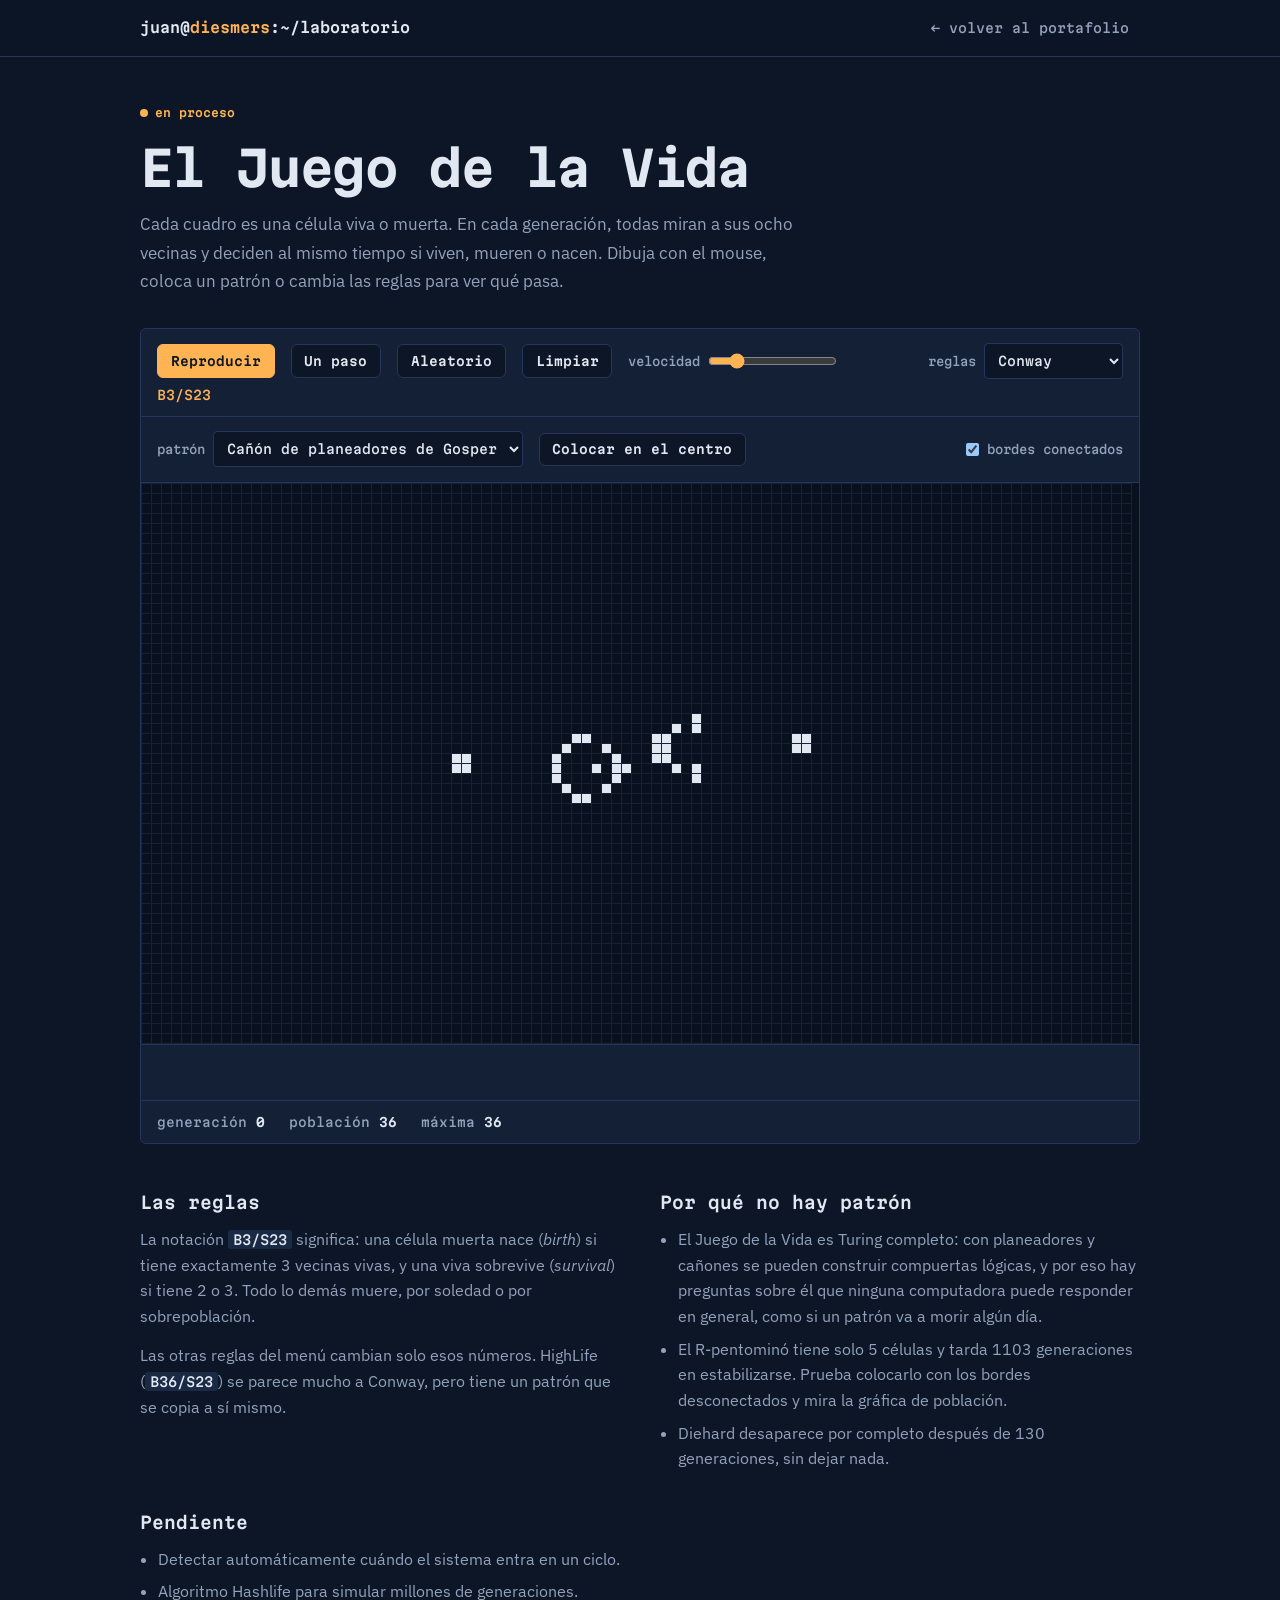
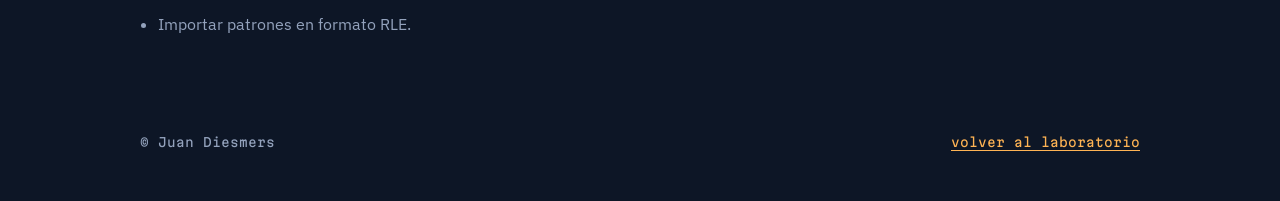
<file: lab/juego-de-la-vida/index.html>
<!DOCTYPE html>
<html lang="es">
<head>
  <meta charset="UTF-8">
  <meta name="viewport" content="width=device-width, initial-scale=1.0">
  <title>El Juego de la Vida | Laboratorio de Juan Diesmers</title>
  <meta name="description" content="Explorador del Juego de la Vida de Conway y variantes de sus reglas: HighLife, Seeds y Day &amp; Night. Patrones clásicos y gráfica de población.">
  <meta name="theme-color" content="#0d1626">
  <link rel="icon" type="image/x-icon" href="../../assets/images/favicon.ico">
  <link rel="preconnect" href="https://fonts.googleapis.com">
  <link rel="preconnect" href="https://fonts.gstatic.com" crossorigin>
  <link href="https://fonts.googleapis.com/css2?family=IBM+Plex+Sans:wght@400;500;600&family=Martian+Mono:wght@400;500;600;700&display=swap" rel="stylesheet">
  <link rel="stylesheet" href="../../assets/css/style.css?v=3">
  <style>
    #board { display: block; width: 100%; aspect-ratio: 16 / 9; max-height: 70vh; cursor: crosshair; touch-action: none; background: #0a111e; }
    #pop { display: block; width: 100%; height: 56px; border-top: 1px solid var(--line); }
    .rule-code { font: 500 .8rem/1 var(--mono); color: var(--amber); }
  </style>
</head>
<body class="lab-page">
  <header class="topbar">
    <div class="wrap">
      <a class="brand" href="../../">juan@<span>diesmers</span>:~/laboratorio</a>
      <a class="back" href="../../#laboratorio">← volver al portafolio</a>
    </div>
  </header>

  <main>
    <div class="wrap">
      <span class="status">en proceso</span>
      <h1>El Juego de la Vida</h1>
      <p class="lede">Cada cuadro es una célula viva o muerta. En cada generación, todas miran a sus ocho vecinas y deciden al mismo tiempo si viven, mueren o nacen. Dibuja con el mouse, coloca un patrón o cambia las reglas para ver qué pasa.</p>

      <div class="panel" style="margin-top:2rem">
        <div class="controls">
          <button class="ctl primary" id="play">Reproducir</button>
          <button class="ctl" id="step">Un paso</button>
          <button class="ctl" id="rand">Aleatorio</button>
          <button class="ctl" id="clear">Limpiar</button>
          <label>velocidad <input type="range" id="speed" min="1" max="60" value="12"></label>
          <span style="flex:1"></span>
          <label>reglas
            <select id="rule">
              <option value="B3/S23">Conway</option>
              <option value="B36/S23">HighLife</option>
              <option value="B2/S">Seeds</option>
              <option value="B3678/S34678">Day &amp; Night</option>
              <option value="B1357/S1357">Replicator</option>
            </select>
          </label>
          <span class="rule-code" id="rule-code">B3/S23</span>
        </div>
        <div class="controls">
          <label>patrón
            <select id="pattern">
              <option value="glider">Planeador</option>
              <option value="lwss">Nave ligera (LWSS)</option>
              <option value="pulsar">Púlsar</option>
              <option value="gun">Cañón de planeadores de Gosper</option>
              <option value="rpent">R-pentominó</option>
              <option value="acorn">Bellota</option>
              <option value="diehard">Diehard</option>
            </select>
          </label>
          <button class="ctl" id="place">Colocar en el centro</button>
          <span style="flex:1"></span>
          <label><input type="checkbox" id="wrap" checked> bordes conectados</label>
        </div>
        <canvas id="board" aria-label="Cuadrícula del Juego de la Vida. Haz clic para activar o desactivar células." role="img"></canvas>
        <canvas id="pop" aria-hidden="true"></canvas>
        <div class="stats">
          <span>generación <b id="s-gen">0</b></span>
          <span>población <b id="s-pop">0</b></span>
          <span>máxima <b id="s-max">0</b></span>
          <span id="s-note"></span>
        </div>
      </div>

      <div class="notes">
        <div>
          <h2>Las reglas</h2>
          <p>La notación <code>B3/S23</code> significa: una célula muerta nace (<i>birth</i>) si tiene exactamente 3 vecinas vivas, y una viva sobrevive (<i>survival</i>) si tiene 2 o 3. Todo lo demás muere, por soledad o por sobrepoblación.</p>
          <p style="margin-top:.8rem">Las otras reglas del menú cambian solo esos números. HighLife (<code>B36/S23</code>) se parece mucho a Conway, pero tiene un patrón que se copia a sí mismo.</p>
        </div>
        <div>
          <h2>Por qué no hay patrón</h2>
          <ul>
            <li>El Juego de la Vida es Turing completo: con planeadores y cañones se pueden construir compuertas lógicas, y por eso hay preguntas sobre él que ninguna computadora puede responder en general, como si un patrón va a morir algún día.</li>
            <li>El R-pentominó tiene solo 5 células y tarda 1103 generaciones en estabilizarse. Prueba colocarlo con los bordes desconectados y mira la gráfica de población.</li>
            <li>Diehard desaparece por completo después de 130 generaciones, sin dejar nada.</li>
          </ul>
        </div>
        <div>
          <h2>Pendiente</h2>
          <ul>
            <li>Detectar automáticamente cuándo el sistema entra en un ciclo.</li>
            <li>Algoritmo Hashlife para simular millones de generaciones.</li>
            <li>Importar patrones en formato RLE.</li>
          </ul>
        </div>
      </div>
    </div>
  </main>

  <footer><div class="wrap"><span>&copy; Juan Diesmers</span><a href="../../#laboratorio">volver al laboratorio</a></div></footer>

  <script>
  (function () {
    const $ = id => document.getElementById(id);
    const board = $('board'), ctx = board.getContext('2d');
    const popC = $('pop'), pctx = popC.getContext('2d');
    const CELL = 10;
    let cols, rows, grid, next, born, gen = 0, maxPop = 0, hist = [];
    let running = false, last = 0, B = new Set([3]), S = new Set([2, 3]);

    // Patrones como lista de coordenadas [x, y]
    const P = {
      glider: [[1,0],[2,1],[0,2],[1,2],[2,2]],
      lwss: [[1,0],[4,0],[0,1],[0,2],[4,2],[0,3],[1,3],[2,3],[3,3]],
      rpent: [[1,0],[2,0],[0,1],[1,1],[1,2]],
      acorn: [[1,0],[3,1],[0,2],[1,2],[4,2],[5,2],[6,2]],
      diehard: [[6,0],[0,1],[1,1],[1,2],[5,2],[6,2],[7,2]],
      gun: parse([
        '........................O...........',
        '......................O.O...........',
        '............OO......OO............OO',
        '...........O...O....OO............OO',
        'OO........O.....O...OO..............',
        'OO........O...O.OO....O.O...........',
        '..........O.....O.......O...........',
        '...........O...O....................',
        '............OO......................'
      ]),
      pulsar: (() => {
        const q = ['..OOO...OOO..', '.............', 'O....O.O....O', 'O....O.O....O', 'O....O.O....O', '..OOO...OOO..', '.............', '..OOO...OOO..', 'O....O.O....O', 'O....O.O....O', 'O....O.O....O', '.............', '..OOO...OOO..'];
        return parse(q);
      })()
    };
    function parse(lines) { const out = []; lines.forEach((l, y) => [...l].forEach((c, x) => { if (c === 'O') out.push([x, y]); })); return out; }

    function fit() {
      const r = board.getBoundingClientRect(), dpr = Math.min(devicePixelRatio || 1, 2);
      board.width = r.width * dpr; board.height = r.height * dpr; ctx.setTransform(dpr, 0, 0, dpr, 0, 0);
      const pr = popC.getBoundingClientRect();
      popC.width = pr.width * dpr; popC.height = pr.height * dpr; pctx.setTransform(dpr, 0, 0, dpr, 0, 0);
      const nc = Math.floor(r.width / CELL), nr = Math.floor(r.height / CELL);
      if (nc !== cols || nr !== rows) {
        const old = grid, oc = cols, or = rows;
        cols = nc; rows = nr;
        grid = new Uint8Array(cols * rows); next = new Uint8Array(cols * rows); born = new Uint8Array(cols * rows);
        if (old) for (let y = 0; y < Math.min(or, rows); y++) for (let x = 0; x < Math.min(oc, cols); x++) grid[y * cols + x] = old[y * oc + x];
      }
      draw();
    }

    function setRule(code) {
      const m = code.match(/B(\d*)\/S(\d*)/);
      B = new Set([...m[1]].map(Number)); S = new Set([...m[2]].map(Number));
      $('rule-code').textContent = code;
    }

    function step() {
      const wrap = $('wrap').checked;
      let pop = 0;
      for (let y = 0; y < rows; y++) for (let x = 0; x < cols; x++) {
        let n = 0;
        for (let dy = -1; dy <= 1; dy++) for (let dx = -1; dx <= 1; dx++) {
          if (!dx && !dy) continue;
          let xx = x + dx, yy = y + dy;
          if (wrap) { xx = (xx + cols) % cols; yy = (yy + rows) % rows; }
          else if (xx < 0 || yy < 0 || xx >= cols || yy >= rows) continue;
          n += grid[yy * cols + xx];
        }
        const i = y * cols + x, a = grid[i];
        const v = a ? (S.has(n) ? 1 : 0) : (B.has(n) ? 1 : 0);
        next[i] = v; born[i] = v && !a ? 1 : 0; pop += v;
      }
      [grid, next] = [next, grid];
      gen++; record(pop);
    }

    function count() { let p = 0; for (let i = 0; i < grid.length; i++) p += grid[i]; return p; }
    function record(pop) {
      hist.push(pop); if (hist.length > 600) hist.shift();
      maxPop = Math.max(maxPop, pop);
      $('s-gen').textContent = gen; $('s-pop').textContent = pop; $('s-max').textContent = maxPop;
      $('s-note').textContent = pop === 0 && gen > 0 ? 'se extinguió' : '';
    }
    function resetStats() { gen = 0; hist = []; maxPop = 0; born.fill(0); record(count()); }

    function draw() {
      const w = board.width / Math.min(devicePixelRatio || 1, 2), h = board.height / Math.min(devicePixelRatio || 1, 2);
      ctx.clearRect(0, 0, w, h);
      ctx.fillStyle = '#152238';
      for (let x = 0; x <= cols; x++) ctx.fillRect(x * CELL, 0, 1, rows * CELL);
      for (let y = 0; y <= rows; y++) ctx.fillRect(0, y * CELL, cols * CELL, 1);
      for (let y = 0; y < rows; y++) for (let x = 0; x < cols; x++) {
        const i = y * cols + x; if (!grid[i]) continue;
        ctx.fillStyle = born[i] ? '#ffb454' : '#e2e8f2';
        ctx.fillRect(x * CELL + 1, y * CELL + 1, CELL - 1, CELL - 1);
      }
      // gráfica de población
      const pw = popC.width / Math.min(devicePixelRatio || 1, 2), ph = popC.height / Math.min(devicePixelRatio || 1, 2);
      pctx.clearRect(0, 0, pw, ph);
      if (hist.length > 1) {
        const mx = Math.max(...hist, 1);
        pctx.strokeStyle = '#ffb454'; pctx.lineWidth = 1.5; pctx.beginPath();
        hist.forEach((v, k) => { const x = (k / (hist.length - 1)) * (pw - 8) + 4, y = ph - 6 - (v / mx) * (ph - 12); k ? pctx.lineTo(x, y) : pctx.moveTo(x, y); });
        pctx.stroke();
      }
    }

    function loop(t) {
      const interval = 1000 / +$('speed').value;
      if (running && t - last >= interval) { step(); draw(); last = t; }
      requestAnimationFrame(loop);
    }

    function place(name) {
      const pts = P[name], w = Math.max(...pts.map(p => p[0])) + 1, h = Math.max(...pts.map(p => p[1])) + 1;
      const ox = Math.floor((cols - w) / 2), oy = Math.floor((rows - h) / 2);
      grid.fill(0);
      pts.forEach(([x, y]) => { const xx = ox + x, yy = oy + y; if (xx >= 0 && yy >= 0 && xx < cols && yy < rows) grid[yy * cols + xx] = 1; });
      resetStats(); draw();
    }

    // dibujar con mouse / dedo
    let painting = false, paintVal = 1;
    function cellAt(e) {
      const r = board.getBoundingClientRect();
      const x = Math.floor((e.clientX - r.left) / CELL), y = Math.floor((e.clientY - r.top) / CELL);
      return x >= 0 && y >= 0 && x < cols && y < rows ? y * cols + x : -1;
    }
    board.addEventListener('pointerdown', e => {
      const i = cellAt(e); if (i < 0) return;
      painting = true; paintVal = grid[i] ? 0 : 1; grid[i] = paintVal; born[i] = 0; record(count()); draw();
      board.setPointerCapture(e.pointerId);
    });
    board.addEventListener('pointermove', e => { if (!painting) return; const i = cellAt(e); if (i >= 0 && grid[i] !== paintVal) { grid[i] = paintVal; born[i] = 0; draw(); } });
    board.addEventListener('pointerup', () => { painting = false; record(count()); });

    $('play').addEventListener('click', () => { running = !running; $('play').textContent = running ? 'Pausar' : 'Reproducir'; });
    $('step').addEventListener('click', () => { step(); draw(); });
    $('rand').addEventListener('click', () => { for (let i = 0; i < grid.length; i++) grid[i] = Math.random() < 0.25 ? 1 : 0; resetStats(); draw(); });
    $('clear').addEventListener('click', () => { grid.fill(0); resetStats(); draw(); });
    $('rule').addEventListener('change', e => setRule(e.target.value));
    $('place').addEventListener('click', () => place($('pattern').value));
    addEventListener('resize', fit);

    fit();
    $('pattern').value = 'gun';
    place('gun');
    requestAnimationFrame(loop);
  })();
  </script>
</body>
</html>
</file>
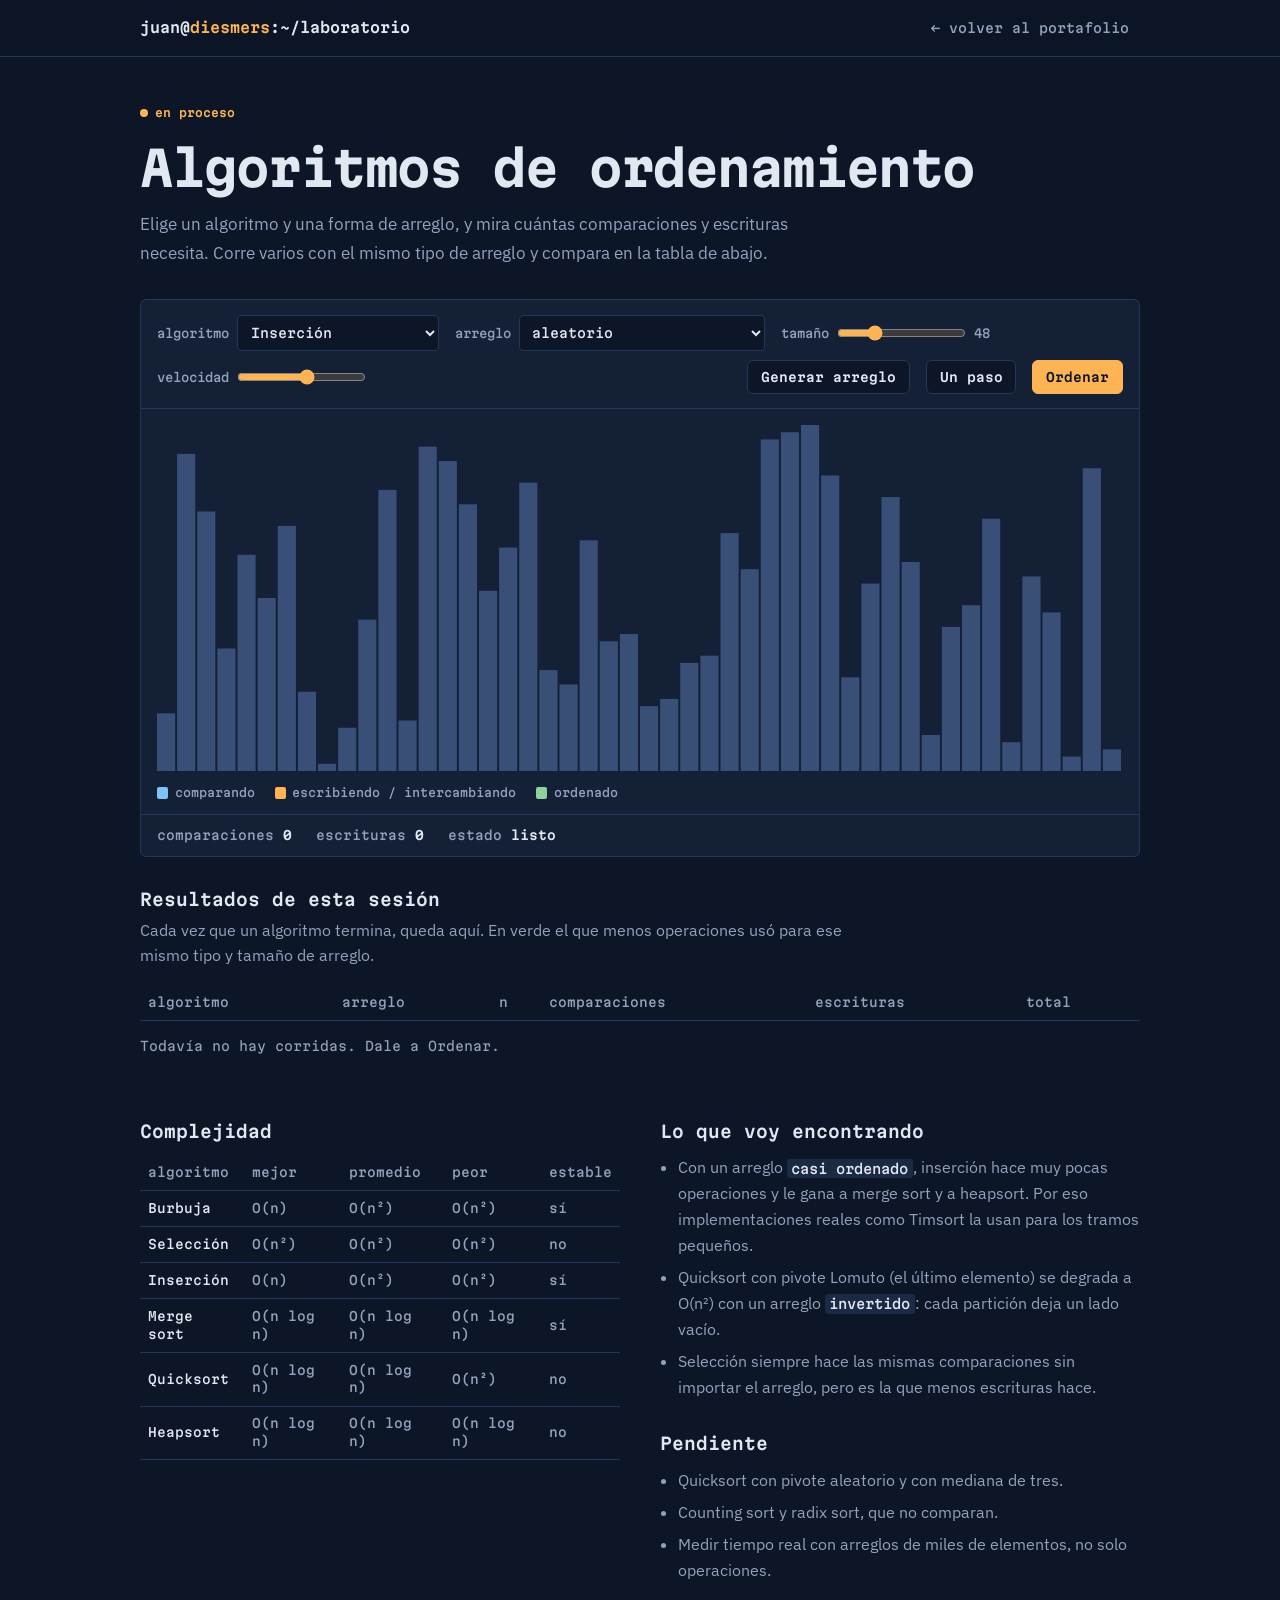
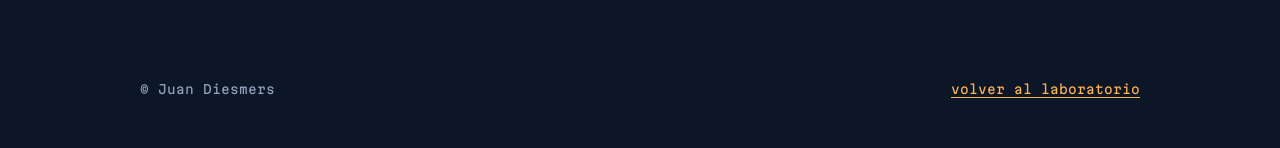
<file: lab/ordenamiento/index.html>
<!DOCTYPE html>
<html lang="es">
<head>
  <meta charset="UTF-8">
  <meta name="viewport" content="width=device-width, initial-scale=1.0">
  <title>Algoritmos de ordenamiento | Laboratorio de Juan Diesmers</title>
  <meta name="description" content="Visualizador de algoritmos de ordenamiento: burbuja, selección, inserción, merge sort, quicksort y heapsort, con conteo de comparaciones y escrituras.">
  <meta name="theme-color" content="#0d1626">
  <link rel="icon" type="image/x-icon" href="../../assets/images/favicon.ico">
  <link rel="preconnect" href="https://fonts.googleapis.com">
  <link rel="preconnect" href="https://fonts.gstatic.com" crossorigin>
  <link href="https://fonts.googleapis.com/css2?family=IBM+Plex+Sans:wght@400;500;600&family=Martian+Mono:wght@400;500;600;700&display=swap" rel="stylesheet">
  <link rel="stylesheet" href="../../assets/css/style.css?v=3">
  <style>
    #bars { display: block; width: 100%; height: clamp(16rem, 42vh, 24rem); }
    .legend { display: flex; gap: 1.25rem; flex-wrap: wrap; font: 500 .72rem/1 var(--mono); color: var(--muted); padding: 0 1rem .9rem; }
    .legend i { display: inline-block; width: .7rem; height: .7rem; border-radius: 2px; margin-right: .4rem; vertical-align: -1px; }
    .runs { margin-top: 2rem; }
    .runs h2 { font: 600 1.05rem/1.3 var(--mono); margin-bottom: .4rem; }
    .runs > p { color: var(--muted); font-size: .98rem; margin-bottom: 1rem; max-width: 44rem; }
    .runs .empty { color: var(--muted); font: 400 .8rem/1.5 var(--mono); padding: 1rem 0; }
    .table-wrap { overflow-x: auto; }
    table.cx td.best { color: var(--sage); }
  </style>
</head>
<body class="lab-page">
  <header class="topbar">
    <div class="wrap">
      <a class="brand" href="../../">juan@<span>diesmers</span>:~/laboratorio</a>
      <a class="back" href="../../#laboratorio">← volver al portafolio</a>
    </div>
  </header>

  <main>
    <div class="wrap">
      <span class="status">en proceso</span>
      <h1>Algoritmos de ordenamiento</h1>
      <p class="lede">Elige un algoritmo y una forma de arreglo, y mira cuántas comparaciones y escrituras necesita. Corre varios con el mismo tipo de arreglo y compara en la tabla de abajo.</p>

      <div class="panel" style="margin-top:2rem">
        <div class="controls">
          <label>algoritmo
            <select id="algo">
              <option value="bubble">Burbuja</option>
              <option value="selection">Selección</option>
              <option value="insertion" selected>Inserción</option>
              <option value="merge">Merge sort</option>
              <option value="quick">Quicksort (Lomuto)</option>
              <option value="heap">Heapsort</option>
            </select>
          </label>
          <label>arreglo
            <select id="dist">
              <option value="random">aleatorio</option>
              <option value="nearly">casi ordenado</option>
              <option value="reversed">invertido</option>
              <option value="few">pocos valores distintos</option>
            </select>
          </label>
          <label>tamaño <input type="range" id="size" min="8" max="160" value="48"> <span id="size-v">48</span></label>
          <label>velocidad <input type="range" id="speed" min="1" max="100" value="55"></label>
          <span style="flex:1"></span>
          <button class="ctl" id="shuffle">Generar arreglo</button>
          <button class="ctl" id="step">Un paso</button>
          <button class="ctl primary" id="run">Ordenar</button>
        </div>
        <canvas id="bars" aria-label="Barras del arreglo que se está ordenando" role="img"></canvas>
        <div class="legend">
          <span><i style="background:#7cc4f5"></i>comparando</span>
          <span><i style="background:#ffb454"></i>escribiendo / intercambiando</span>
          <span><i style="background:#8fd19e"></i>ordenado</span>
        </div>
        <div class="stats">
          <span>comparaciones <b id="s-cmp">0</b></span>
          <span>escrituras <b id="s-wr">0</b></span>
          <span>estado <b id="s-state">listo</b></span>
        </div>
      </div>

      <section class="runs">
        <h2>Resultados de esta sesión</h2>
        <p>Cada vez que un algoritmo termina, queda aquí. En verde el que menos operaciones usó para ese mismo tipo y tamaño de arreglo.</p>
        <div class="table-wrap">
          <table class="cx">
            <thead><tr><th>algoritmo</th><th>arreglo</th><th>n</th><th>comparaciones</th><th>escrituras</th><th>total</th></tr></thead>
            <tbody id="runs"></tbody>
          </table>
        </div>
        <p class="empty" id="runs-empty">Todavía no hay corridas. Dale a Ordenar.</p>
      </section>

      <div class="notes">
        <div>
          <h2>Complejidad</h2>
          <table class="cx">
            <thead><tr><th>algoritmo</th><th>mejor</th><th>promedio</th><th>peor</th><th>estable</th></tr></thead>
            <tbody>
              <tr><td>Burbuja</td><td>O(n)</td><td>O(n²)</td><td>O(n²)</td><td>sí</td></tr>
              <tr><td>Selección</td><td>O(n²)</td><td>O(n²)</td><td>O(n²)</td><td>no</td></tr>
              <tr><td>Inserción</td><td>O(n)</td><td>O(n²)</td><td>O(n²)</td><td>sí</td></tr>
              <tr><td>Merge sort</td><td>O(n log n)</td><td>O(n log n)</td><td>O(n log n)</td><td>sí</td></tr>
              <tr><td>Quicksort</td><td>O(n log n)</td><td>O(n log n)</td><td>O(n²)</td><td>no</td></tr>
              <tr><td>Heapsort</td><td>O(n log n)</td><td>O(n log n)</td><td>O(n log n)</td><td>no</td></tr>
            </tbody>
          </table>
        </div>
        <div>
          <h2>Lo que voy encontrando</h2>
          <ul>
            <li>Con un arreglo <code>casi ordenado</code>, inserción hace muy pocas operaciones y le gana a merge sort y a heapsort. Por eso implementaciones reales como Timsort la usan para los tramos pequeños.</li>
            <li>Quicksort con pivote Lomuto (el último elemento) se degrada a O(n²) con un arreglo <code>invertido</code>: cada partición deja un lado vacío.</li>
            <li>Selección siempre hace las mismas comparaciones sin importar el arreglo, pero es la que menos escrituras hace.</li>
          </ul>
          <h2 style="margin-top:2rem">Pendiente</h2>
          <ul>
            <li>Quicksort con pivote aleatorio y con mediana de tres.</li>
            <li>Counting sort y radix sort, que no comparan.</li>
            <li>Medir tiempo real con arreglos de miles de elementos, no solo operaciones.</li>
          </ul>
        </div>
      </div>
    </div>
  </main>

  <footer><div class="wrap"><span>&copy; Juan Diesmers</span><a href="../../#laboratorio">volver al laboratorio</a></div></footer>

  <script>
  (function () {
    const $ = id => document.getElementById(id);
    const canvas = $('bars'), ctx = canvas.getContext('2d');
    const C = { bar: '#3a4f78', cmp: '#7cc4f5', wr: '#ffb454', done: '#8fd19e' };
    const NAMES = { bubble: 'Burbuja', selection: 'Selección', insertion: 'Inserción', merge: 'Merge sort', quick: 'Quicksort', heap: 'Heapsort' };
    const DISTS = { random: 'aleatorio', nearly: 'casi ordenado', reversed: 'invertido', few: 'pocos distintos' };

    let arr = [], gen = null, running = false, timer = null;
    let cmp = 0, wr = 0, hl = {}, sortedFrom = Infinity, finished = false;
    const runs = [];

    // ---------- Generadores: cada uno "anuncia" lo que hace con yield ----------
    function* bubble(a) {
      const n = a.length;
      for (let i = 0; i < n - 1; i++) {
        let swapped = false;
        for (let j = 0; j < n - 1 - i; j++) {
          yield { cmp: [j, j + 1] };
          if (a[j] > a[j + 1]) { [a[j], a[j + 1]] = [a[j + 1], a[j]]; yield { wr: [j, j + 1], n: 2 }; swapped = true; }
        }
        yield { sorted: n - 1 - i };
        if (!swapped) break;
      }
    }
    function* selection(a) {
      const n = a.length;
      for (let i = 0; i < n - 1; i++) {
        let m = i;
        for (let j = i + 1; j < n; j++) { yield { cmp: [m, j] }; if (a[j] < a[m]) m = j; }
        if (m !== i) { [a[i], a[m]] = [a[m], a[i]]; yield { wr: [i, m], n: 2 }; }
      }
    }
    function* insertion(a) {
      for (let i = 1; i < a.length; i++) {
        const key = a[i]; let j = i - 1;
        while (j >= 0) {
          yield { cmp: [j, j + 1] };
          if (a[j] <= key) break;
          a[j + 1] = a[j]; yield { wr: [j + 1], n: 1 }; j--;
        }
        if (j + 1 !== i) { a[j + 1] = key; yield { wr: [j + 1], n: 1 }; }
      }
    }
    function* merge(a) {
      const tmp = a.slice();
      function* ms(lo, hi) {
        if (hi - lo < 1) return;
        const mid = (lo + hi) >> 1;
        yield* ms(lo, mid); yield* ms(mid + 1, hi);
        for (let k = lo; k <= hi; k++) tmp[k] = a[k];
        let i = lo, j = mid + 1;
        for (let k = lo; k <= hi; k++) {
          if (i > mid) a[k] = tmp[j++];
          else if (j > hi) a[k] = tmp[i++];
          else { yield { cmp: [i, j] }; a[k] = tmp[j] < tmp[i] ? tmp[j++] : tmp[i++]; }
          yield { wr: [k], n: 1 };
        }
      }
      yield* ms(0, a.length - 1);
    }
    function* quick(a) {
      function* qs(lo, hi) {
        if (lo >= hi) return;
        const p = a[hi]; let i = lo;
        for (let j = lo; j < hi; j++) {
          yield { cmp: [j, hi] };
          if (a[j] < p) { if (i !== j) { [a[i], a[j]] = [a[j], a[i]]; yield { wr: [i, j], n: 2 }; } i++; }
        }
        if (i !== hi) { [a[i], a[hi]] = [a[hi], a[i]]; yield { wr: [i, hi], n: 2 }; }
        yield* qs(lo, i - 1); yield* qs(i + 1, hi);
      }
      yield* qs(0, a.length - 1);
    }
    function* heap(a) {
      const n = a.length;
      function* sift(i, size) {
        while (true) {
          const l = 2 * i + 1, r = l + 1; let m = i;
          if (l < size) { yield { cmp: [l, m] }; if (a[l] > a[m]) m = l; }
          if (r < size) { yield { cmp: [r, m] }; if (a[r] > a[m]) m = r; }
          if (m === i) return;
          [a[i], a[m]] = [a[m], a[i]]; yield { wr: [i, m], n: 2 }; i = m;
        }
      }
      for (let i = (n >> 1) - 1; i >= 0; i--) yield* sift(i, n);
      for (let end = n - 1; end > 0; end--) {
        [a[0], a[end]] = [a[end], a[0]]; yield { wr: [0, end], n: 2 };
        yield { sorted: end };
        yield* sift(0, end);
      }
    }
    const ALGOS = { bubble, selection, insertion, merge, quick, heap };

    // ---------- Arreglos ----------
    function makeArray() {
      const n = +$('size').value, d = $('dist').value;
      let a = Array.from({ length: n }, (_, i) => i + 1);
      if (d === 'few') a = Array.from({ length: n }, () => 1 + Math.floor(Math.random() * 5) * Math.ceil(n / 5));
      if (d === 'random' || d === 'few') for (let i = n - 1; i > 0; i--) { const j = Math.floor(Math.random() * (i + 1)); [a[i], a[j]] = [a[j], a[i]]; }
      if (d === 'reversed') a.reverse();
      if (d === 'nearly') for (let k = 0; k < Math.max(1, Math.round(n * 0.06)); k++) { const i = Math.floor(Math.random() * (n - 1)); [a[i], a[i + 1]] = [a[i + 1], a[i]]; }
      return a;
    }
    let base = [];
    function reset(newArray) {
      stop();
      if (newArray || !base.length) base = makeArray();
      arr = base.slice(); gen = null; cmp = 0; wr = 0; hl = {}; sortedFrom = Infinity; finished = false;
      setState('listo'); updateStats(); draw();
    }

    // ---------- Dibujo ----------
    function fit() {
      const r = canvas.getBoundingClientRect(), dpr = Math.min(devicePixelRatio || 1, 2);
      canvas.width = r.width * dpr; canvas.height = r.height * dpr; ctx.setTransform(dpr, 0, 0, dpr, 0, 0);
      draw();
    }
    function draw() {
      const w = canvas.width / (Math.min(devicePixelRatio || 1, 2)), h = canvas.height / (Math.min(devicePixelRatio || 1, 2));
      ctx.clearRect(0, 0, w, h);
      const n = arr.length; if (!n) return;
      const pad = 16, bw = (w - pad * 2) / n, max = Math.max(...arr), gap = bw > 5 ? 2 : bw > 2.5 ? 1 : 0;
      for (let i = 0; i < n; i++) {
        const bh = (arr[i] / max) * (h - pad * 2);
        ctx.fillStyle = finished || i >= sortedFrom ? C.done : hl.wr && hl.wr.includes(i) ? C.wr : hl.cmp && hl.cmp.includes(i) ? C.cmp : C.bar;
        ctx.fillRect(pad + i * bw, h - pad - bh, Math.max(1, bw - gap), bh);
      }
    }

    // ---------- Ejecución ----------
    function setState(s) { $('s-state').textContent = s; }
    function updateStats() { $('s-cmp').textContent = cmp.toLocaleString('es-CO'); $('s-wr').textContent = wr.toLocaleString('es-CO'); }
    function tick() {
      if (finished) return false;
      if (!gen) gen = ALGOS[$('algo').value](arr);
      const r = gen.next();
      if (r.done) { finish(); return false; }
      const op = r.value; hl = {};
      if (op.cmp) { cmp++; hl.cmp = op.cmp; }
      if (op.wr) { wr += op.n; hl.wr = op.wr; }
      if (op.sorted != null) sortedFrom = Math.min(sortedFrom, op.sorted);
      return true;
    }
    function finish() {
      finished = true; hl = {}; stop(); setState('ordenado'); updateStats(); draw();
      runs.unshift({ algo: $('algo').value, dist: $('dist').value, n: arr.length, cmp, wr });
      renderRuns();
    }
    function loop() {
      const sp = +$('speed').value;
      // A más velocidad, más operaciones por cuadro
      const ops = sp < 40 ? 1 : Math.ceil(Math.pow(1.09, sp - 40));
      const delay = sp < 40 ? (40 - sp) * 9 : 0;
      for (let k = 0; k < ops; k++) if (!tick()) break;
      updateStats(); draw();
      if (running) timer = setTimeout(() => requestAnimationFrame(loop), delay);
    }
    function start() {
      if (finished) reset(false);
      running = true; $('run').textContent = 'Pausar'; setState('ordenando');
      ['algo', 'dist', 'size'].forEach(id => $(id).disabled = true);
      loop();
    }
    function stop() {
      running = false; clearTimeout(timer); $('run').textContent = finished ? 'Ordenar de nuevo' : (gen ? 'Continuar' : 'Ordenar');
      ['algo', 'dist', 'size'].forEach(id => $(id).disabled = false);
      if (gen && !finished) setState('en pausa');
    }
    function renderRuns() {
      const body = $('runs');
      $('runs-empty').hidden = runs.length > 0;
      const best = {};
      runs.forEach(r => { const k = r.dist + r.n, t = r.cmp + r.wr; if (best[k] == null || t < best[k]) best[k] = t; });
      body.innerHTML = runs.map(r => {
        const t = r.cmp + r.wr, isBest = t === best[r.dist + r.n] && runs.filter(x => x.dist === r.dist && x.n === r.n).length > 1;
        return `<tr><td>${NAMES[r.algo]}</td><td>${DISTS[r.dist]}</td><td>${r.n}</td><td>${r.cmp.toLocaleString('es-CO')}</td><td>${r.wr.toLocaleString('es-CO')}</td><td class="${isBest ? 'best' : ''}">${t.toLocaleString('es-CO')}</td></tr>`;
      }).join('');
    }

    $('run').addEventListener('click', () => running ? stop() : start());
    $('step').addEventListener('click', () => { if (running) stop(); if (finished) reset(false); tick(); updateStats(); draw(); if (!finished) setState('en pausa'); $('run').textContent = 'Continuar'; });
    $('shuffle').addEventListener('click', () => reset(true));
    $('dist').addEventListener('change', () => reset(true));
    $('algo').addEventListener('change', () => reset(false));
    $('size').addEventListener('input', () => { $('size-v').textContent = $('size').value; reset(true); });
    addEventListener('resize', fit);
    reset(true); fit();
  })();
  </script>
</body>
</html>
</file>
<file: assets/css/style.css>
/* ==========================================================
   Portafolio de Juan Diesmers
   Estética: terminal de fósforo ámbar sobre tinta azul.
   ========================================================== */

:root {
  color-scheme: dark;
  --ink: #0d1626;        /* fondo */
  --ink-2: #132036;      /* superficies elevadas */
  --ink-3: #1a2a45;      /* hover / bloques de código */
  --line: #26365a;       /* bordes */
  --paper: #e2e8f2;      /* texto principal */
  --muted: #93a2bc;      /* texto secundario */
  --amber: #ffb454;      /* acento: prompts, enlaces, foco */
  --amber-dim: #ffb45433;
  --sage: #8fd19e;       /* estado: listo / publicado */
  --sky: #7cc4f5;        /* estado: en desarrollo */

  --mono: 'Martian Mono', ui-monospace, 'Cascadia Code', Consolas, monospace;
  --sans: 'IBM Plex Sans', system-ui, -apple-system, 'Segoe UI', sans-serif;

  --wrap: 1080px;
  --gutter: clamp(1.1rem, 4vw, 2.5rem);
  --radius: 6px;
}

* { box-sizing: border-box; margin: 0; padding: 0; }

html { scroll-behavior: smooth; scroll-padding-top: 4.5rem; }
@media (prefers-reduced-motion: reduce) {
  html { scroll-behavior: auto; }
  *, *::before, *::after { animation: none !important; transition: none !important; }
}

body {
  background: var(--ink);
  color: var(--paper);
  font: 400 1.0625rem/1.65 var(--sans);
  -webkit-font-smoothing: antialiased;
  overflow-x: hidden;
}

img { max-width: 100%; display: block; }
a { color: var(--amber); text-decoration-thickness: 1px; text-underline-offset: 3px; }
a:hover { text-decoration-thickness: 2px; }
:focus-visible { outline: 2px solid var(--amber); outline-offset: 3px; border-radius: 2px; }
::selection { background: var(--amber); color: var(--ink); }

.wrap { width: 100%; max-width: var(--wrap); margin: 0 auto; padding: 0 var(--gutter); }
.skip { position: absolute; left: -999px; top: 0; background: var(--amber); color: var(--ink); padding: .5rem 1rem; z-index: 100; }
.skip:focus { left: 1rem; top: 1rem; }

/* ---------- Barra superior (como pestañas de terminal) ---------- */
.topbar {
  position: sticky; top: 0; z-index: 30;
  background: color-mix(in srgb, var(--ink) 88%, transparent);
  backdrop-filter: blur(8px);
  border-bottom: 1px solid var(--line);
}
.topbar .wrap { display: flex; align-items: center; gap: 1.5rem; height: 3.5rem; }
.brand { font: 600 .9rem/1 var(--mono); color: var(--paper); text-decoration: none; white-space: nowrap; }
.brand span { color: var(--amber); }
.nav { display: flex; gap: .25rem; margin-left: auto; }
.nav a {
  font: 500 .8rem/1 var(--mono); color: var(--muted); text-decoration: none;
  padding: .55rem .7rem; border-radius: var(--radius);
}
.nav a:hover, .nav a[aria-current="true"] { color: var(--paper); background: var(--ink-2); }
.lang {
  font: 600 .75rem/1 var(--mono); background: none; color: var(--muted);
  border: 1px solid var(--line); border-radius: var(--radius); padding: .5rem .6rem; cursor: pointer;
}
.lang b { color: var(--amber); font-weight: 600; }
.menu-btn { display: none; margin-left: auto; background: none; border: 1px solid var(--line); color: var(--paper); border-radius: var(--radius); padding: .45rem .6rem; font: 600 .75rem/1 var(--mono); cursor: pointer; }

@media (max-width: 820px) {
  .menu-btn { display: block; }
  .nav {
    display: none; position: absolute; top: 3.5rem; left: 0; right: 0;
    flex-direction: column; gap: 0; background: var(--ink); border-bottom: 1px solid var(--line);
    padding: .5rem var(--gutter) 1rem; margin: 0;
  }
  .nav.open { display: flex; }
  .nav a { padding: .8rem .5rem; font-size: .9rem; }
  .lang { order: 3; }
}

/* ---------- Hero con el Juego de la Vida ---------- */
.hero { position: relative; border-bottom: 1px solid var(--line); overflow: hidden; }
.hero canvas { position: absolute; inset: 0; width: 100%; height: 100%; cursor: crosshair; }
.hero .wrap { position: relative; padding-top: clamp(4rem, 11vh, 7.5rem); padding-bottom: clamp(3.5rem, 9vh, 6rem); pointer-events: none; }
.hero .wrap > * { pointer-events: auto; }
.hero::after {
  content: ''; position: absolute; inset: 0; pointer-events: none;
  background: linear-gradient(90deg, var(--ink) 0%, color-mix(in srgb, var(--ink) 88%, transparent) 38%, color-mix(in srgb, var(--ink) 30%, transparent) 70%, transparent 100%);
}
.hero .wrap, .hero-hint { z-index: 1; }
.hero-card { max-width: 40rem; padding: 1.25rem 0; }
@media (max-width: 760px) {
  .hero::after { background: color-mix(in srgb, var(--ink) 80%, transparent); }
}
.prompt { font: 500 .85rem/1.4 var(--mono); color: var(--muted); }
.prompt .u { color: var(--sage); }
.prompt .c { color: var(--paper); }
.caret { display: inline-block; width: .55em; height: 1em; background: var(--amber); vertical-align: -.15em; margin-left: .15em; animation: blink 1.1s steps(1) infinite; }
@keyframes blink { 50% { opacity: 0; } }

.hero h1 {
  font: 700 clamp(2.3rem, 6.4vw, 4.6rem)/1.02 var(--mono);
  letter-spacing: -0.04em;
  margin: .9rem 0 1.1rem;
}
.hero .lede { font-size: clamp(1.05rem, 1.6vw, 1.25rem); line-height: 1.55; color: var(--paper); max-width: 34rem; }
.hero .lede + .lede { color: var(--muted); margin-top: .6rem; font-size: 1rem; }
.actions { display: flex; flex-wrap: wrap; gap: .75rem; margin-top: 1.8rem; }
.btn {
  display: inline-flex; align-items: center; gap: .5rem;
  font: 600 .85rem/1 var(--mono); text-decoration: none;
  padding: .85rem 1.1rem; border-radius: var(--radius);
  border: 1px solid var(--line); color: var(--paper); background: var(--ink-2);
}
.btn:hover { border-color: var(--muted); }
.btn.primary { background: var(--amber); color: var(--ink); border-color: var(--amber); }
.btn.primary:hover { background: #ffc677; }
.hero-hint {
  position: absolute; right: var(--gutter); bottom: 1rem;
  font: 400 .72rem/1.4 var(--mono); color: var(--muted); text-align: right;
  display: flex; gap: .5rem; align-items: center;
  background: var(--ink); padding: .35rem .5rem; border: 1px solid var(--line); border-radius: var(--radius);
}
.hero-hint button { font: inherit; color: var(--amber); background: none; border: 1px solid var(--line); border-radius: 4px; padding: .3rem .5rem; cursor: pointer; }
@media (max-width: 640px) { .hero-hint { position: relative; right: auto; bottom: auto; margin: 0 var(--gutter) 1rem; justify-content: space-between; text-align: left; } }

/* ---------- Secciones ---------- */
.section { padding: clamp(3.5rem, 8vw, 6rem) 0; border-bottom: 1px solid var(--line); }
.section-head { margin-bottom: 2.25rem; max-width: 44rem; }
.section-head .prompt { margin-bottom: .6rem; }
.section-head h2 { font: 700 clamp(1.6rem, 3.2vw, 2.25rem)/1.15 var(--mono); letter-spacing: -0.03em; }
.section-head p { color: var(--muted); margin-top: .8rem; }

/* ---------- Proyectos: filas tipo `ls -l` ---------- */
.rows { border-top: 1px solid var(--line); }
.row { border-bottom: 1px solid var(--line); }
.row-main {
  display: grid; grid-template-columns: minmax(0, 1fr) auto; gap: .5rem 2rem;
  padding: 1.4rem 0; align-items: start;
}
.row h3 { font: 600 1.02rem/1.35 var(--mono); letter-spacing: -0.01em; word-break: break-word; }
.row p { color: var(--muted); margin-top: .35rem; max-width: 42rem; }
.tags { display: flex; flex-wrap: wrap; gap: .4rem; margin-top: .75rem; }
.tag { font: 500 .7rem/1 var(--mono); color: var(--paper); background: var(--ink-2); border: 1px solid var(--line); padding: .35rem .5rem; border-radius: 4px; }
.row-actions { display: flex; gap: .5rem; align-items: center; white-space: nowrap; }
.link-btn {
  font: 600 .78rem/1 var(--mono); color: var(--amber); background: none;
  border: 1px solid var(--line); border-radius: var(--radius); padding: .6rem .75rem;
  cursor: pointer; text-decoration: none;
}
.link-btn:hover { border-color: var(--amber); }
.link-btn[aria-expanded="true"] { background: var(--amber); color: var(--ink); border-color: var(--amber); }
.link-btn .chev { display: inline-block; transition: transform .2s; }
.link-btn[aria-expanded="true"] .chev { transform: rotate(180deg); }
@media (max-width: 640px) {
  .row-main { grid-template-columns: 1fr; }
}

.detail { display: grid; grid-template-rows: 0fr; transition: grid-template-rows .3s ease; }
.detail.open { grid-template-rows: 1fr; }
.detail > div { overflow: hidden; }
.detail-inner { padding: 0 0 2rem; }
.detail-inner .summary { max-width: 44rem; margin-bottom: 1.5rem; }
.snippet { margin-top: 1.5rem; }
.snippet h4 { font: 600 .85rem/1.4 var(--mono); color: var(--amber); margin-bottom: .6rem; }
.snippet pre {
  background: #0a111e; border: 1px solid var(--line); border-radius: var(--radius);
  padding: 1rem 1.1rem; overflow-x: auto; font: 400 .8rem/1.6 var(--mono); color: var(--paper);
  max-height: 26rem;
}
.snippet p { color: var(--muted); margin-top: .6rem; max-width: 44rem; font-size: .98rem; }

/* highlight.js con la paleta del sitio */
.hljs { background: transparent; color: var(--paper); }
.hljs-keyword, .hljs-built_in, .hljs-type { color: #ff9e64; }
.hljs-string, .hljs-char { color: var(--sage); }
.hljs-number, .hljs-literal { color: #f7c873; }
.hljs-comment { color: #6b7a96; font-style: italic; }
.hljs-title, .hljs-title.function_ { color: var(--sky); }
.hljs-meta { color: #c099ff; }

/* ---------- Guías de estudio ---------- */
.course + .course { margin-top: 3rem; }
.course-name { font: 600 .85rem/1.4 var(--mono); color: var(--muted); margin-bottom: 1rem; }
.course-name b { color: var(--paper); font-weight: 600; }
.guides { display: grid; grid-template-columns: repeat(auto-fit, minmax(min(100%, 22rem), 1fr)); gap: 1rem; }
.guide {
  display: flex; flex-direction: column;
  background: var(--ink-2); border: 1px solid var(--line); border-radius: var(--radius);
  padding: 1.4rem 1.4rem 1.25rem; text-decoration: none; color: inherit; position: relative;
}
.guide:hover { border-color: var(--amber); }
.guide:hover .open { text-decoration: underline; }
.guide h3 { font: 600 1.1rem/1.3 var(--mono); letter-spacing: -0.02em; color: var(--paper); }
.guide p { color: var(--muted); margin-top: .5rem; font-size: .98rem; }
.guide ul { list-style: none; margin: 1rem 0 1.25rem; display: flex; flex-wrap: wrap; gap: .4rem; }
.guide li { font: 500 .7rem/1 var(--mono); color: var(--paper); border: 1px solid var(--line); padding: .35rem .5rem; border-radius: 4px; }
.guide .open { margin-top: auto; font: 600 .8rem/1 var(--mono); color: var(--amber); }

/* ---------- Laboratorio ---------- */
.lab { display: grid; grid-template-columns: repeat(2, minmax(0, 1fr)); gap: 1rem; }
@media (max-width: 760px) { .lab { grid-template-columns: 1fr; } }
.exp {
  display: flex; flex-direction: column; border: 1px solid var(--line); border-radius: var(--radius);
  padding: 1.4rem; background: linear-gradient(var(--ink-2), var(--ink-2)) padding-box;
}
.exp.big { grid-column: 1 / -1; display: grid; grid-template-columns: minmax(0, 1.2fr) minmax(0, 1fr); gap: 1.5rem 2.5rem; }
@media (max-width: 760px) { .exp.big { grid-template-columns: 1fr; } }
.status { font: 600 .7rem/1 var(--mono); display: inline-flex; align-items: center; gap: .45rem; color: var(--amber); margin-bottom: .9rem; }
.status::before { content: ''; width: .5rem; height: .5rem; border-radius: 50%; background: currentColor; }
.status.dev { color: var(--sky); }
.status.done { color: var(--sage); }
.exp h3 { font: 600 1.15rem/1.3 var(--mono); letter-spacing: -0.02em; }
.exp p { color: var(--muted); margin-top: .5rem; font-size: .98rem; }
.exp .q { color: var(--paper); border-left: 2px solid var(--amber); padding-left: .8rem; margin-top: 1rem; font-size: .98rem; }
.exp .tags { margin-top: 1rem; }
.exp .foot { margin-top: auto; padding-top: 1.25rem; display: flex; gap: .5rem; flex-wrap: wrap; }
.checklist { list-style: none; font-size: .95rem; }
.checklist li { padding: .45rem 0; border-bottom: 1px dashed var(--line); color: var(--muted); display: flex; gap: .7rem; }
.checklist li::before { flex: none; white-space: pre; content: '[ ]'; font: 500 .78rem/1.9 var(--mono); color: var(--muted); }
.checklist li.ok { color: var(--paper); }
.checklist li.ok::before { content: '[x]'; color: var(--sage); }
.checklist-title { font: 600 .8rem/1.4 var(--mono); color: var(--muted); margin-bottom: .4rem; }

/* ---------- Hoja de vida ---------- */
.cv { display: grid; grid-template-columns: minmax(0, 1.4fr) minmax(0, 1fr); gap: 3rem; }
@media (max-width: 820px) { .cv { grid-template-columns: 1fr; gap: 2.5rem; } }
.cv h3 { font: 600 .85rem/1.4 var(--mono); color: var(--muted); margin-bottom: 1rem; }
.cv .about { font-size: 1.1rem; max-width: 38rem; margin-bottom: 2.5rem; }
.timeline { list-style: none; border-left: 1px solid var(--line); }
.timeline li { position: relative; padding: 0 0 1.75rem 1.4rem; }
.timeline li::before { content: ''; position: absolute; left: -5px; top: .5rem; width: 9px; height: 9px; background: var(--ink); border: 2px solid var(--amber); border-radius: 50%; }
.timeline h4 { font: 600 .98rem/1.4 var(--mono); }
.timeline .when { font: 500 .75rem/1.4 var(--mono); color: var(--amber); display: block; margin-top: .2rem; }
.timeline p { color: var(--muted); margin-top: .35rem; font-size: .98rem; }

.bars { list-style: none; font: 500 .8rem/1 var(--mono); }
.bars li { display: grid; grid-template-columns: 6.5rem 1fr 2.8rem; align-items: center; gap: .75rem; padding: .45rem 0; }
.bars .track { height: .55rem; background: var(--ink-3); border-radius: 2px; overflow: hidden; }
.bars .fill { height: 100%; background: var(--amber); }
.bars .pct { color: var(--muted); text-align: right; }
.stack { display: flex; flex-wrap: wrap; gap: .4rem; }
.cv-block + .cv-block { margin-top: 2.5rem; }
.edu h4 { font: 600 .98rem/1.4 var(--mono); }
.edu p { color: var(--muted); font-size: .98rem; }

/* ---------- Contacto ---------- */
.contact { display: grid; grid-template-columns: repeat(auto-fit, minmax(min(100%, 15rem), 1fr)); gap: 1rem; }
.contact a {
  display: block; border: 1px solid var(--line); border-radius: var(--radius); padding: 1.25rem 1.3rem;
  text-decoration: none; color: var(--paper); background: var(--ink-2);
}
.contact a:hover { border-color: var(--amber); }
.contact .k { font: 500 .75rem/1 var(--mono); color: var(--muted); display: block; margin-bottom: .55rem; }
.contact .v { font: 600 .95rem/1.3 var(--mono); color: var(--amber); word-break: break-all; }

footer { padding: 2rem 0 3rem; color: var(--muted); font: 400 .78rem/1.6 var(--mono); }
footer .wrap { display: flex; flex-wrap: wrap; justify-content: space-between; gap: 1rem; }

/* ---------- Páginas del laboratorio ---------- */
.lab-page main { padding: 2.5rem 0 4rem; }
.lab-page h1 { font: 700 clamp(1.8rem, 4.4vw, 3rem)/1.08 var(--mono); letter-spacing: -0.04em; margin: .6rem 0 1rem; }
.lab-page .lede { color: var(--muted); max-width: 42rem; font-size: 1.08rem; }
.panel { background: var(--ink-2); border: 1px solid var(--line); border-radius: var(--radius); }
.controls { display: flex; flex-wrap: wrap; gap: .6rem 1rem; align-items: center; padding: .9rem 1rem; border-bottom: 1px solid var(--line); }
.controls label { font: 500 .75rem/1 var(--mono); color: var(--muted); display: inline-flex; align-items: center; gap: .5rem; }
.controls select, .controls input[type="range"] { accent-color: var(--amber); }
.controls select {
  font: 500 .8rem/1 var(--mono); background: var(--ink); color: var(--paper);
  border: 1px solid var(--line); border-radius: 4px; padding: .5rem .55rem;
}
.ctl {
  font: 600 .78rem/1 var(--mono); background: var(--ink); color: var(--paper);
  border: 1px solid var(--line); border-radius: var(--radius); padding: .6rem .8rem; cursor: pointer;
}
.ctl:hover { border-color: var(--muted); }
.ctl.primary { background: var(--amber); color: var(--ink); border-color: var(--amber); }
.ctl:disabled { opacity: .45; cursor: not-allowed; }
.stats { display: flex; flex-wrap: wrap; gap: 1.5rem; padding: .8rem 1rem; border-top: 1px solid var(--line); font: 500 .78rem/1.3 var(--mono); color: var(--muted); }
.stats b { color: var(--paper); font-weight: 600; }
.notes { display: grid; grid-template-columns: repeat(auto-fit, minmax(min(100%, 20rem), 1fr)); gap: 2.5rem; margin-top: 3rem; }
.notes h2 { font: 600 1.05rem/1.3 var(--mono); margin-bottom: .8rem; }
.notes p, .notes li { color: var(--muted); font-size: .98rem; }
.notes ul { padding-left: 1.1rem; }
.notes li + li { margin-top: .4rem; }
.notes code { font: 500 .85em var(--mono); color: var(--paper); background: var(--ink-3); padding: .1rem .3rem; border-radius: 3px; }
table.cx { width: 100%; border-collapse: collapse; font: 500 .78rem/1.4 var(--mono); }
table.cx th, table.cx td { text-align: left; padding: .55rem .5rem; border-bottom: 1px solid var(--line); }
table.cx th { color: var(--muted); font-weight: 500; }
table.cx td:first-child { color: var(--paper); }
table.cx td { color: var(--muted); }

/* barra superior simple de las páginas internas */
.topbar .back { font: 500 .8rem/1 var(--mono); color: var(--muted); text-decoration: none; margin-left: auto; padding: .55rem .7rem; border-radius: var(--radius); }
.topbar .back:hover { color: var(--paper); background: var(--ink-2); }

/* ==========================================================
   Demos interactivas dentro del detalle de cada proyecto
   ========================================================== */
.demo { margin: .5rem 0 2.5rem; border: 1px solid var(--line); border-radius: var(--radius); background: var(--ink-2); }
.demo-head { display: flex; flex-wrap: wrap; align-items: center; gap: .75rem 1.25rem; padding: .9rem 1rem; border-bottom: 1px solid var(--line); }
.demo-head h4 { font: 600 .85rem/1.3 var(--mono); color: var(--amber); }
.demo-tabs { display: flex; flex-wrap: wrap; gap: .35rem; margin-left: auto; }
.demo-tabs button {
  font: 500 .75rem/1 var(--mono); color: var(--muted); background: none;
  border: 1px solid var(--line); border-radius: 4px; padding: .5rem .65rem; cursor: pointer;
}
.demo-tabs button[aria-selected="true"] { color: var(--ink); background: var(--paper); border-color: var(--paper); }
.demo-body { padding: 1rem; }
.demo-body > p.hint { color: var(--muted); font-size: .95rem; margin-bottom: 1rem; max-width: 46rem; }
.demo-loading { padding: 1.5rem 1rem; color: var(--muted); font: 400 .8rem/1.5 var(--mono); }
.demo-split { display: grid; grid-template-columns: minmax(0, 1.35fr) minmax(0, 1fr); gap: 1rem; align-items: start; }
@media (max-width: 820px) { .demo-split { grid-template-columns: 1fr; } }
.demo-row { display: flex; flex-wrap: wrap; gap: .5rem; align-items: center; margin-bottom: .75rem; }
.demo input[type="text"], .demo input[type="number"], .demo input[type="email"], .demo input[type="date"], .demo select {
  font: 500 .85rem/1.2 var(--mono); background: var(--ink); color: var(--paper);
  border: 1px solid var(--line); border-radius: 4px; padding: .55rem .65rem; min-width: 0;
}
.demo input:focus, .demo select:focus { border-color: var(--amber); outline: none; }
.demo input[type="range"] { accent-color: var(--amber); }
.demo label.f { display: grid; gap: .3rem; font: 500 .72rem/1.2 var(--mono); color: var(--muted); }
.demo .out {
  background: #0a111e; border: 1px solid var(--line); border-radius: var(--radius);
  font: 400 .78rem/1.6 var(--mono); color: var(--paper); padding: .8rem .9rem;
  max-height: 18rem; overflow: auto; white-space: pre-wrap; word-break: break-word;
}
.demo .out .dim { color: var(--muted); }
.demo .out .ok { color: var(--sage); }
.demo .out .bad { color: #ff8f8f; }
.demo .out .am { color: var(--amber); }
.demo .out .sk { color: var(--sky); }
.demo .kv { display: flex; flex-wrap: wrap; gap: .4rem 1.25rem; font: 500 .78rem/1.4 var(--mono); color: var(--muted); margin: .5rem 0; }
.demo .kv b { color: var(--paper); font-weight: 600; }
.demo svg { display: block; width: 100%; height: auto; }
.demo .chips { display: flex; flex-wrap: wrap; gap: .35rem; }
.demo .chip {
  font: 500 .75rem/1 var(--mono); color: var(--paper); background: var(--ink); border: 1px solid var(--line);
  border-radius: 4px; padding: .4rem .5rem; cursor: pointer;
}
.demo .chip:hover { border-color: var(--amber); }
.demo .chip small { color: var(--amber); margin-left: .35rem; }
.demo-sub { font: 600 .75rem/1.3 var(--mono); color: var(--muted); margin: 1rem 0 .5rem; }
.how-title { font: 600 .85rem/1.4 var(--mono); color: var(--muted); margin: 2rem 0 .25rem; }
</file>
